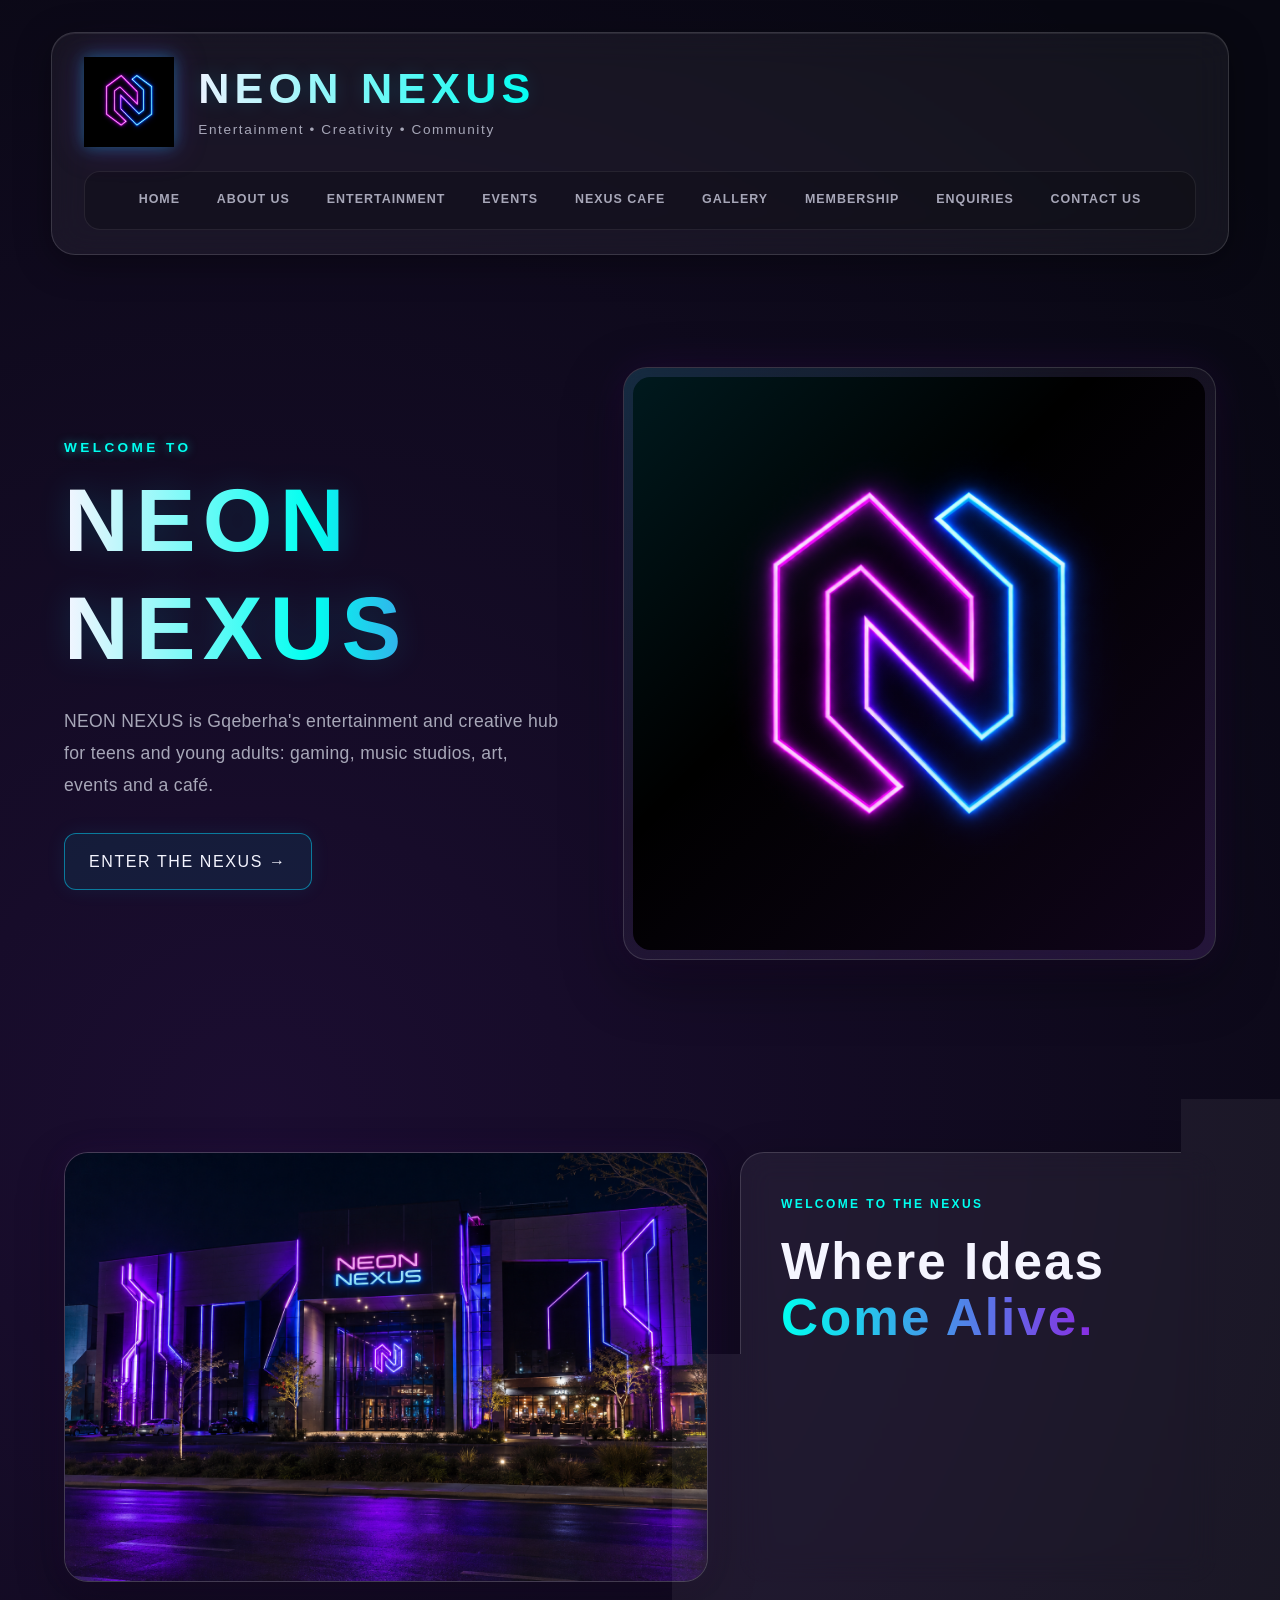
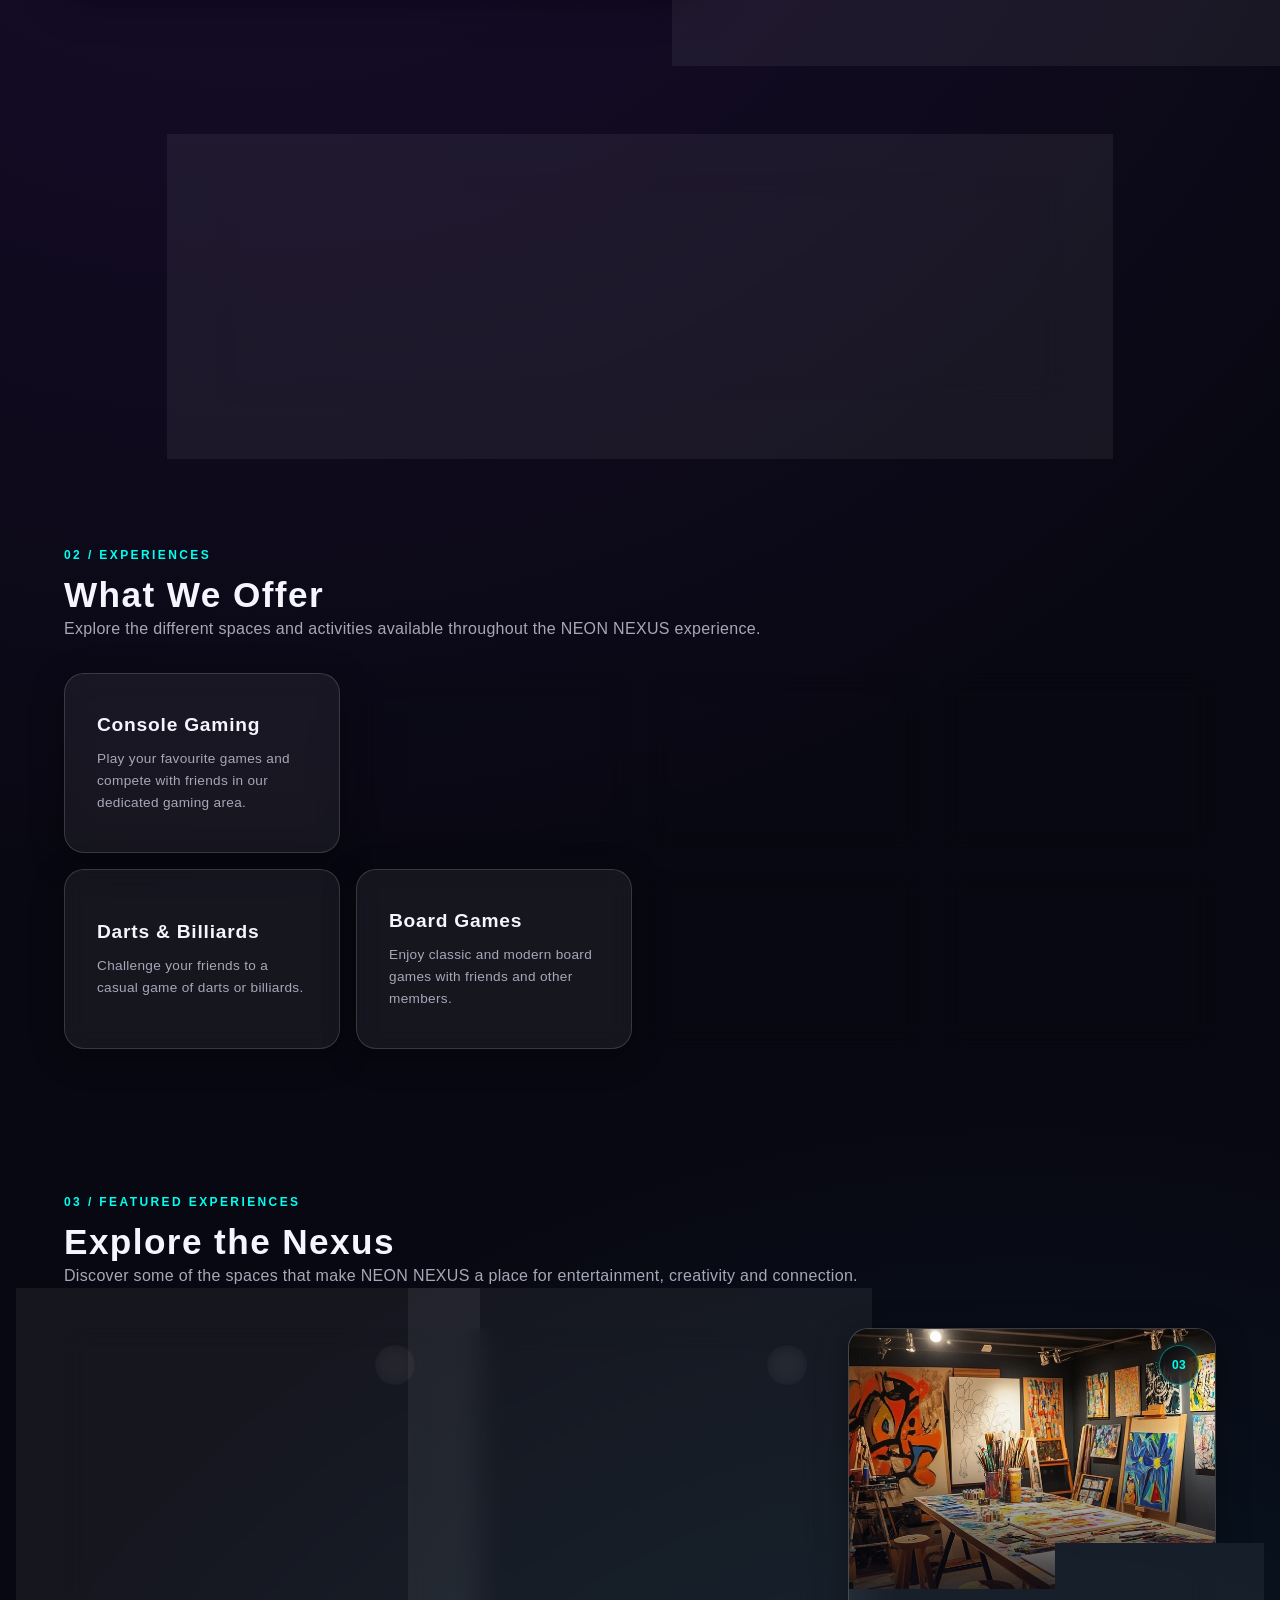
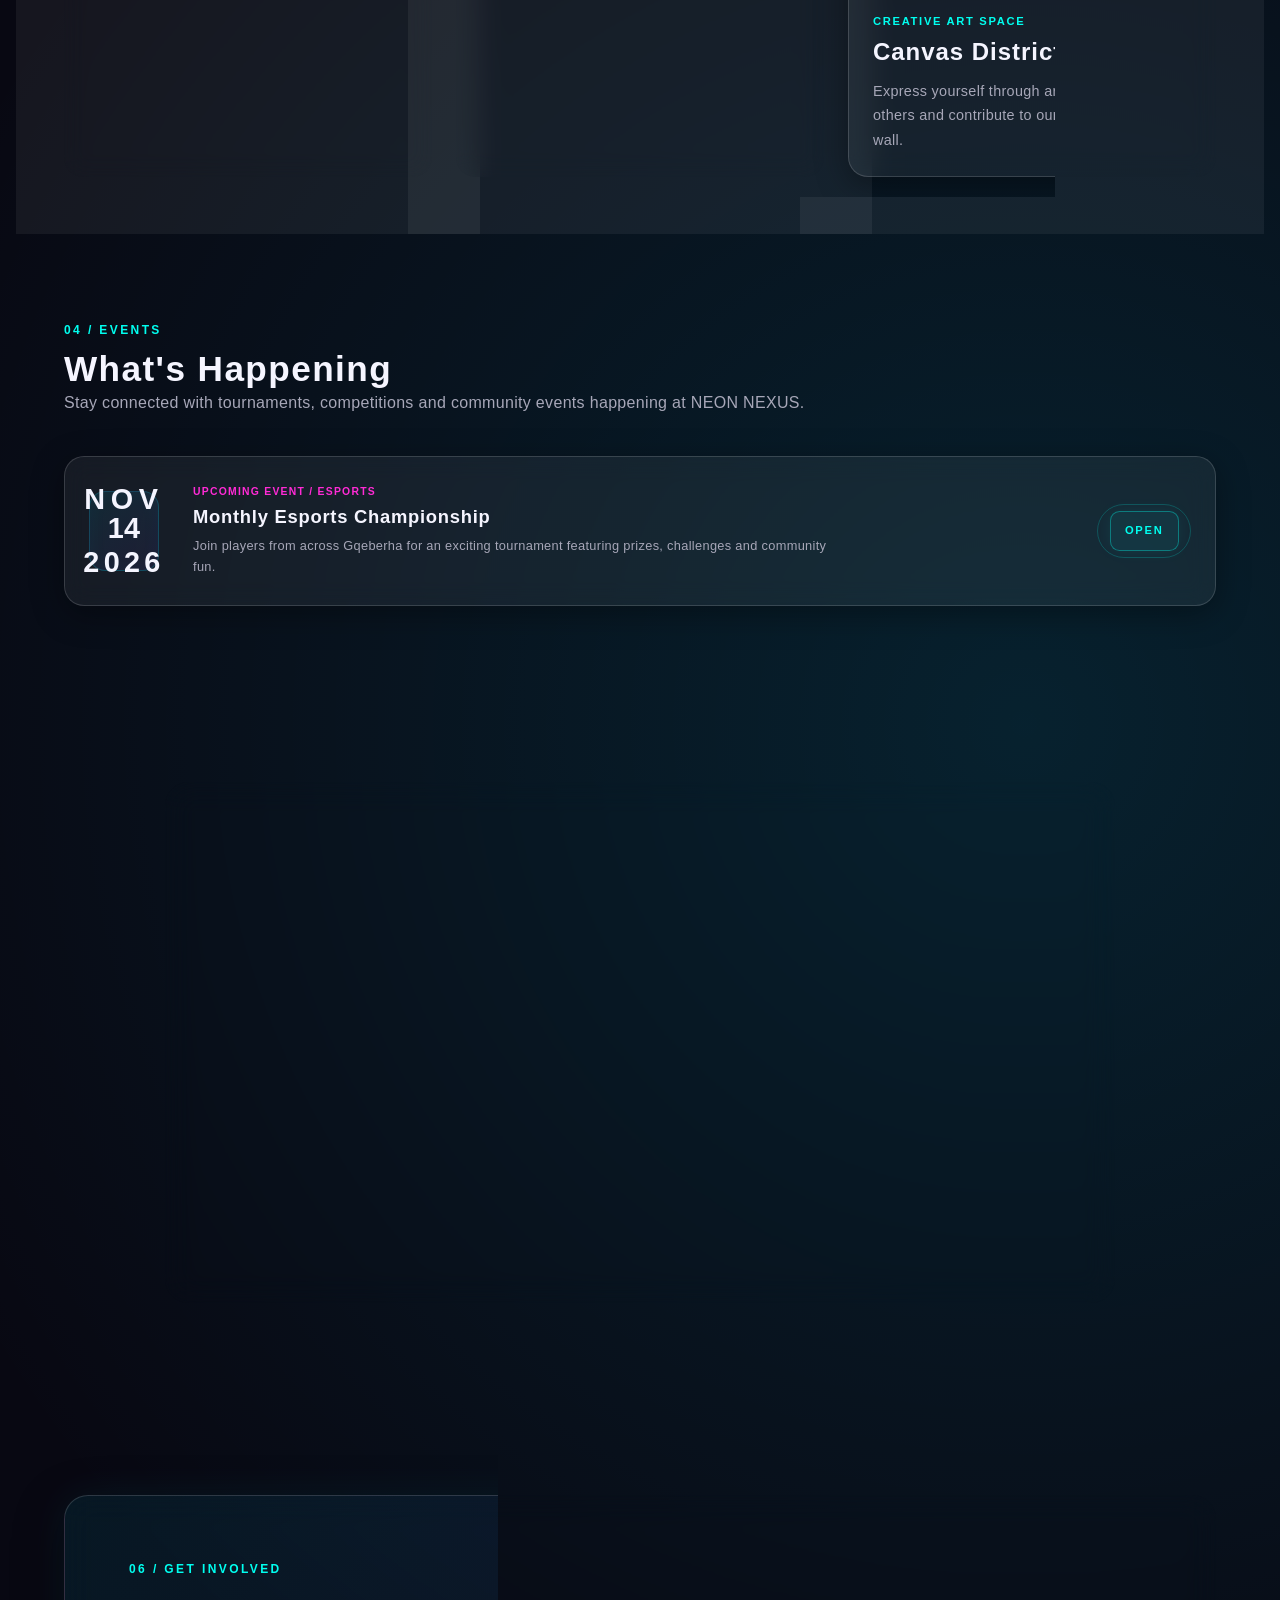
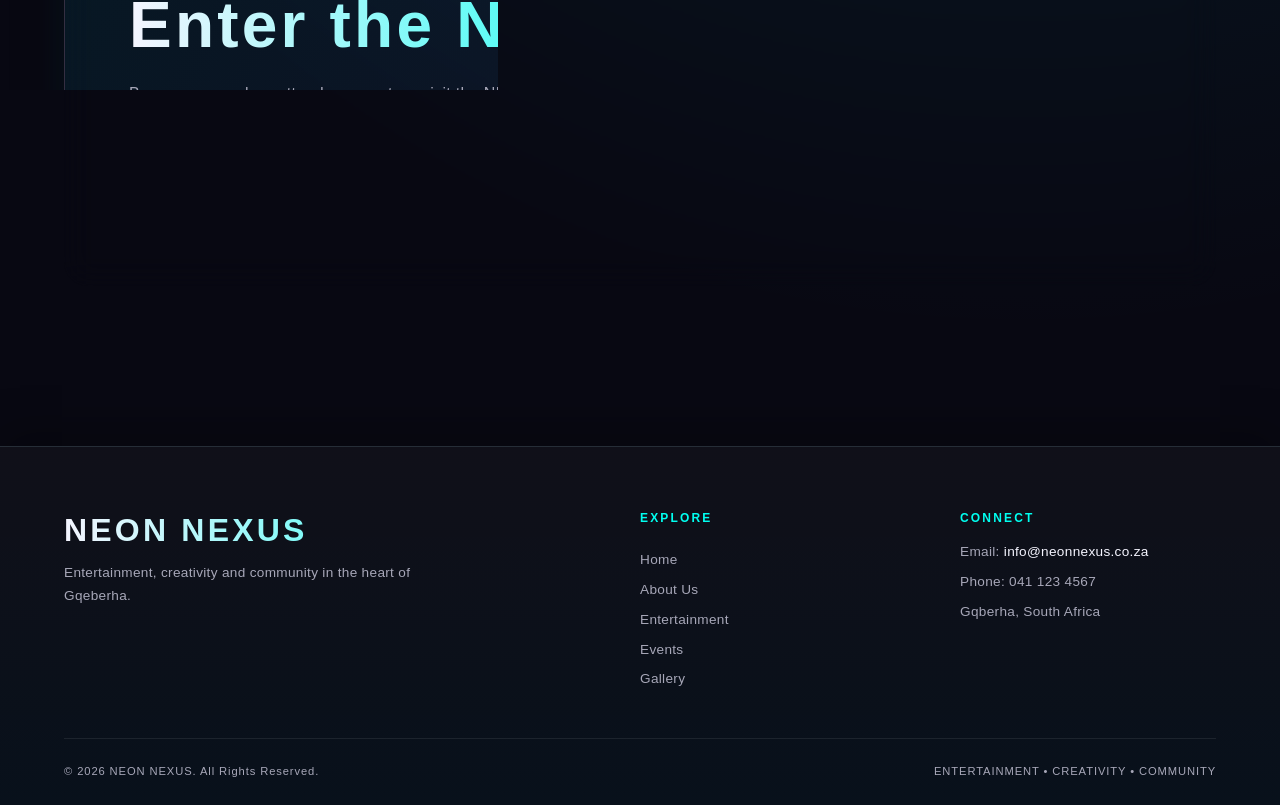
<file: index.html>
<!DOCTYPE html>
<html lang="en">

<head>
    <meta charset="UTF-8">
    <meta name="viewport" content="width=device-width, initial-scale=1.0">

    <title>NEON NEXUS | Gaming, Music & Art Hub in Gqeberha</title>
    <meta name="description" content="NEON NEXUS is Gqeberha's entertainment and creative hub for teens and young adults: gaming, music studios, art, events and a café.">
    <meta name="keywords" content="NEON NEXUS, Gqeberha entertainment, youth hub, gaming lounge, music studio, art space, teen events, Port Elizabeth">

    <meta property="og:title" content="NEON NEXUS | Gaming, Music & Art Hub in Gqeberha">
    <meta property="og:description" content="Gaming, music studios, art, events and a café for teens and young adults in Gqeberha.">
    <meta property="og:type" content="website">
    <meta property="og:url" content="https://hay-67.github.io/Website/index.html">

    <link rel="stylesheet" href="Assets/css/styles.css">
</head>

<body>
    <!--Website Header-->
    <header class="site-header">
        <!--Company Logo and Name-->
        <div class="logo-area">

            <img src="Assets/Images/neon-nexus-logo.png" 
            alt="NEON NEXUS entertainment and creative hub logo" 
            width="150">

            <div class="brand-text">
                <h1>NEON NEXUS</h1>
                <p>Entertainment • Creativity • Community</p>
            </div>

        </div>

        <!--Nav Menu-->
        <nav class="main-navigation">
        <a href="index.html" >HOME</a> 
        <a href="Pages/about-us.html" >ABOUT US</a> 
        <a href="Pages/entertainment.html" >ENTERTAINMENT</a> 
        <a href="Pages/events.html" >EVENTS</a> 
        <a href="Pages/NEXUSCafe.html" >NEXUS CAFE</a> 
        <a href="Pages/gallery.html" >GALLERY</a> 
        <a href="Pages/membership.html" >MEMBERSHIP</a> 
        <a href="Pages/enquiry.html" > ENQUIRIES</a>
        <a href="Pages/contact.html" >CONTACT US</a> 
        
        </nav>

    </header>

   
<!-- Hero Section -->
<main>

    <section class="hero-section">

        <!-- Hero Text -->
        <div class="hero-content">

            <p class="hero-label">WELCOME TO</p>

            <h2>NEON NEXUS</h2>

            <p class="hero-description">
                NEON NEXUS is Gqeberha's entertainment and creative hub for teens and young adults: 
                gaming, music studios, art, events and a café.
            </p>

            <a href="Pages/about-us.html" class="hero-button">
                ENTER THE NEXUS →
            </a>

        </div>

        <!-- Hero Image -->
        <div class="hero-image">

            <img src="Assets/Images/neon-nexus-logo.png"
                 alt="Neon nexus Logo">

        </div>

    </section>


    <!--Main Section-->
    
    <section class="intro-section">

    <div class="intro-image">

        <img src="Assets/Images/neon-nexus-building.png"
             alt="Exterior of the NEON NEXUS entertainment hub">

    </div>


    <div class="intro-content">

        <p class="section-label">WELCOME TO THE NEXUS</p>

        <h2>Where Ideas<br><span>Come Alive.</span></h2>

        <p>
            Welcome to Gqeberha's ultimate entertainment and creative hub.
            NEON NEXUS brings together gaming, music, art, food, and
            community all in one exciting space for teens and young adults.
        </p>

        <div class="intro-line"></div>

        <p class="intro-tagline">
            PLAY • CREATE • CONNECT
        </p>

    </div>

</section>
    

       <!-- Who We Are -->
<section class="about-section">

    <div class="glass-panel about-content">

        <p class="section-label">01 / ABOUT</p>

        <h2>Who We Are</h2>

        <p>
            NEON NEXUS was founded in 2026 and created to provide teenagers
            and young adults with a safe and welcoming environment where
            they can socialise, express themselves, and connect with others
            who share similar interests.
        </p>

    </div>

</section>


<!-- What We Offer -->
<section class="offers-section">

    <div class="section-heading">

        <p class="section-label">02 / EXPERIENCES</p>

        <h2>What We Offer</h2>

        <p>
            Explore the different spaces and activities available
            throughout the NEON NEXUS experience.
        </p>

    </div>


    <div class="offers-grid">

        <div class="glass-panel offer-card">

            <h3>Console Gaming</h3>

            <p>
                Play your favourite games and compete with friends
                in our dedicated gaming area.
            </p>

        </div>


        <div class="glass-panel offer-card">

            <h3>Music Studio</h3>

            <p>
                Practice, create and record music in our
                fully equipped studio spaces.
            </p>

        </div>


        <div class="glass-panel offer-card">

            <h3>Creative Art</h3>

            <p>
                Express yourself through drawing, painting,
                graffiti and collaborative artwork.
            </p>

        </div>


        <div class="glass-panel offer-card">

            <h3>Study Lounge</h3>

            <p>
                Take a break, study or relax in a comfortable
                shared environment.
            </p>

        </div>


        <div class="glass-panel offer-card">

            <h3>Darts & Billiards</h3>

            <p>
                Challenge your friends to a casual game
                of darts or billiards.
            </p>

        </div>


        <div class="glass-panel offer-card">

            <h3>Board Games</h3>

            <p>
                Enjoy classic and modern board games
                with friends and other members.
            </p>

        </div>


        <div class="glass-panel offer-card">

            <h3>Live Events</h3>

            <p>
                Attend tournaments, competitions and
                community events throughout the year.
            </p>

        </div>


        <div class="glass-panel offer-card">

            <h3>NEXUS Cafe</h3>

            <p>
                Grab something to eat or drink while
                relaxing and socialising with others.
            </p>

        </div>

    </div>

</section>

<!-- Featured Experiences -->
<section class="experiences-section">

    <div class="section-heading experiences-heading">

        <p class="section-label">03 / FEATURED EXPERIENCES</p>

        <h2>Explore the Nexus</h2>

        <p>
            Discover some of the spaces that make NEON NEXUS
            a place for entertainment, creativity and connection.
        </p>

    </div>


    <div class="experiences-grid">

        <!-- The Grid -->
        <article class="experience-card">

            <div class="experience-image">

                <img src="Assets/Images/neon-nexus-gaming-grid.jpg"
                     alt="The Grid gaming area">

                <span class="experience-number">01</span>

            </div>

            <div class="experience-content">

                <p class="experience-type">GAMING ZONE</p>

                <h3>The Grid</h3>

                <p>
                    Challenge your friends, compete in tournaments,
                    and enjoy exciting multiplayer gaming experiences.
                </p>

            </div>

        </article>


        <!-- Music HQ -->
        <article class="experience-card">

            <div class="experience-image">

                <img src="Assets/Images/neon-nexus-music-studio.jpg"
                     alt="Music HQ recording studio">

                <span class="experience-number">02</span>

            </div>

            <div class="experience-content">

                <p class="experience-type">MUSIC STUDIO</p>

                <h3>Music HQ</h3>

                <p>
                    Create, practice and record music in our
                    fully equipped studio spaces.
                </p>

            </div>

        </article>


        <!-- Canvas District -->
        <article class="experience-card">

            <div class="experience-image">

                <img src="Assets/Images/neon-nexus-art-district.webp"
                     alt="Canvas District art space">

                <span class="experience-number">03</span>

            </div>

            <div class="experience-content">

                <p class="experience-type">CREATIVE ART SPACE</p>

                <h3>Canvas District</h3>

                <p>
                    Express yourself through art, collaborate
                    with others and contribute to our community
                    graffiti wall.
                </p>

            </div>

        </article>

    </div>

</section>

<!-- Upcoming Events -->
<section class="events-section">

    <div class="section-heading events-heading">

        <p class="section-label">04 / EVENTS</p>

        <h2>What's Happening</h2>

        <p>
            Stay connected with tournaments, competitions and
            community events happening at NEON NEXUS.
        </p>

    </div>


    <div class="event-card">

        <!-- Event Date -->
        <div class="event-date">

            <span class="event-month">NOV</span>

            <span class="event-day">14</span>

            <span class="event-year">2026</span>

        </div>


        <!-- Event Information -->
        <div class="event-info">

            <p class="event-type">UPCOMING EVENT / ESPORTS</p>

            <h3>Monthly Esports Championship</h3>

            <p>
                Join players from across Gqeberha for an exciting
                tournament featuring prizes, challenges and
                community fun.
            </p>

        </div>


        <!-- Event Status -->
        <div class="event-status">

            <span>OPEN</span>

        </div>

    </div>

</section>



<!-- Mission Statement -->
<section class="mission-section">

    <div class="mission-panel">

        <p class="section-label">05 / MISSION</p>

        <h2>
            A Place To
            <span>Be Yourself.</span>
        </h2>

        <p class="mission-text">
            Our goal is to become a place that all young people can
            recognise as a safe space to be themselves to their fullest
            extent, as well as experience genuine community.
        </p>

        <div class="mission-line"></div>

        <p class="mission-tagline">
            ENTERTAINMENT • CREATIVITY • COMMUNITY
        </p>

    </div>

</section>



<!-- Get Involved -->
    <section class="involvement-section">

        <div class="involvement-panel">

            <div class="involvement-content">

                <p class="section-label">06 / GET INVOLVED</p>

                    <h2>Enter the Nexus.</h2>

                <p>
                    Become a member, attend an event, or visit the NEXUS Cafe
                    to experience everything NEON NEXUS has to offer.
                </p>

                <div class="involvement-buttons">

                    <a href="Pages/membership.html" class="nexus-button primary-button">
                        Become a Member
                    </a>

                    <a href="Pages/events.html" class="nexus-button secondary-button">
                        View Events
                    </a>

                </div>

            </div>

            <div class="involvement-decoration">

                <span class="decoration-circle"></span>

                <span class="decoration-circle"></span>

                <span class="decoration-circle"></span>

            </div>

        </div>

    </section>
    
</main>

<!-- Footer -->
<footer class="site-footer">

    <div class="footer-main">

        <!-- Brand -->
        <div class="footer-brand">

            <h2>NEON NEXUS</h2>

            <p>
                Entertainment, creativity and community
                in the heart of Gqeberha.
            </p>

        </div>


        <!-- Quick Links -->
        <div class="footer-links">

            <h3>EXPLORE</h3>

            <a href="index.html">Home</a>

            <a href="Pages/about-us.html">About Us</a>

            <a href="Pages/entertainment.html">Entertainment</a>

            <a href="Pages/events.html">Events</a>

            <a href="Pages/gallery.html">Gallery</a>

        </div>


        <!-- Contact -->
        <div class="footer-contact">

            <h3>CONNECT</h3>

            <p>Email: <a href="mailto:info@neonnexus.co.za">info@neonnexus.co.za</a></p>

            <p>Phone: 041 123 4567</p>

            <p>Gqberha, South Africa</p>

        </div>

    </div>


    <!-- Footer Bottom -->
    <div class="footer-bottom">

        <p>
            &copy; 2026 NEON NEXUS. All Rights Reserved.
        </p>

        <p>
            ENTERTAINMENT • CREATIVITY • COMMUNITY
        </p>

    </div>

</footer>

</body>
</html>
</file>
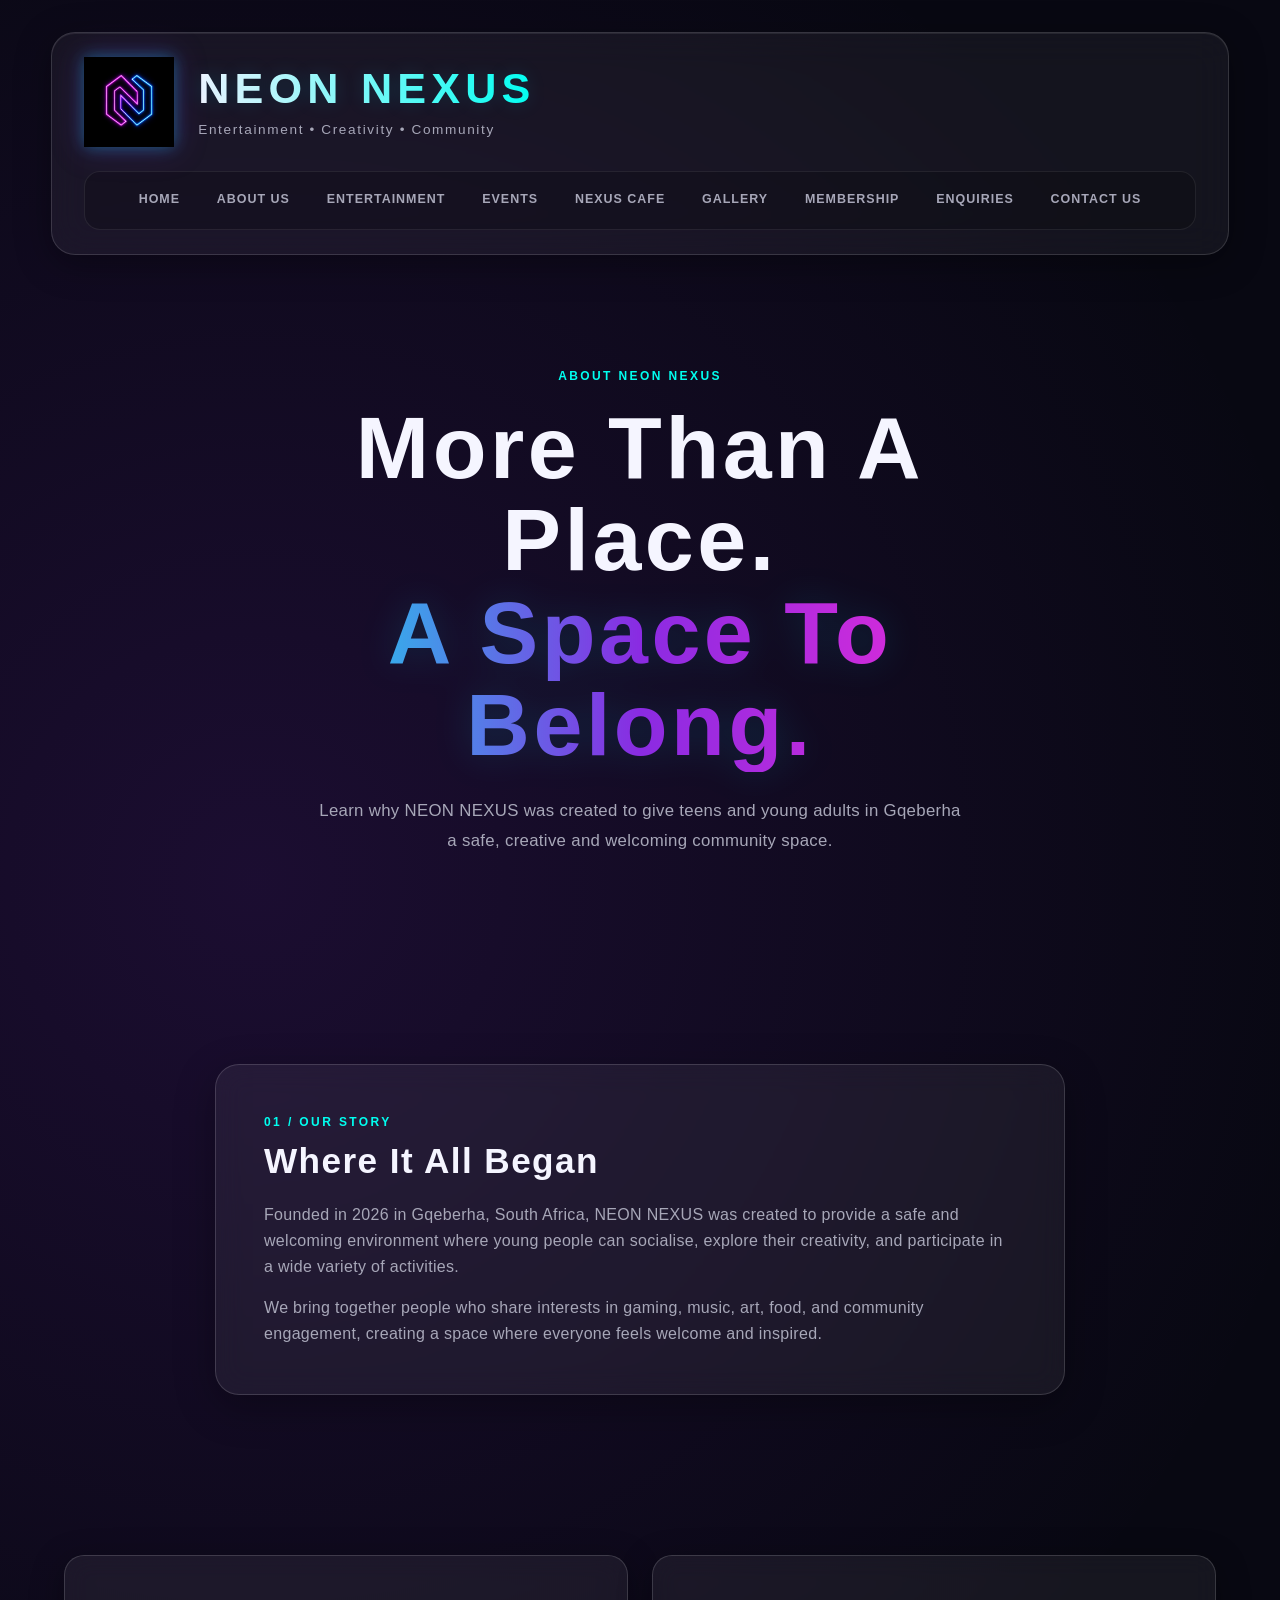
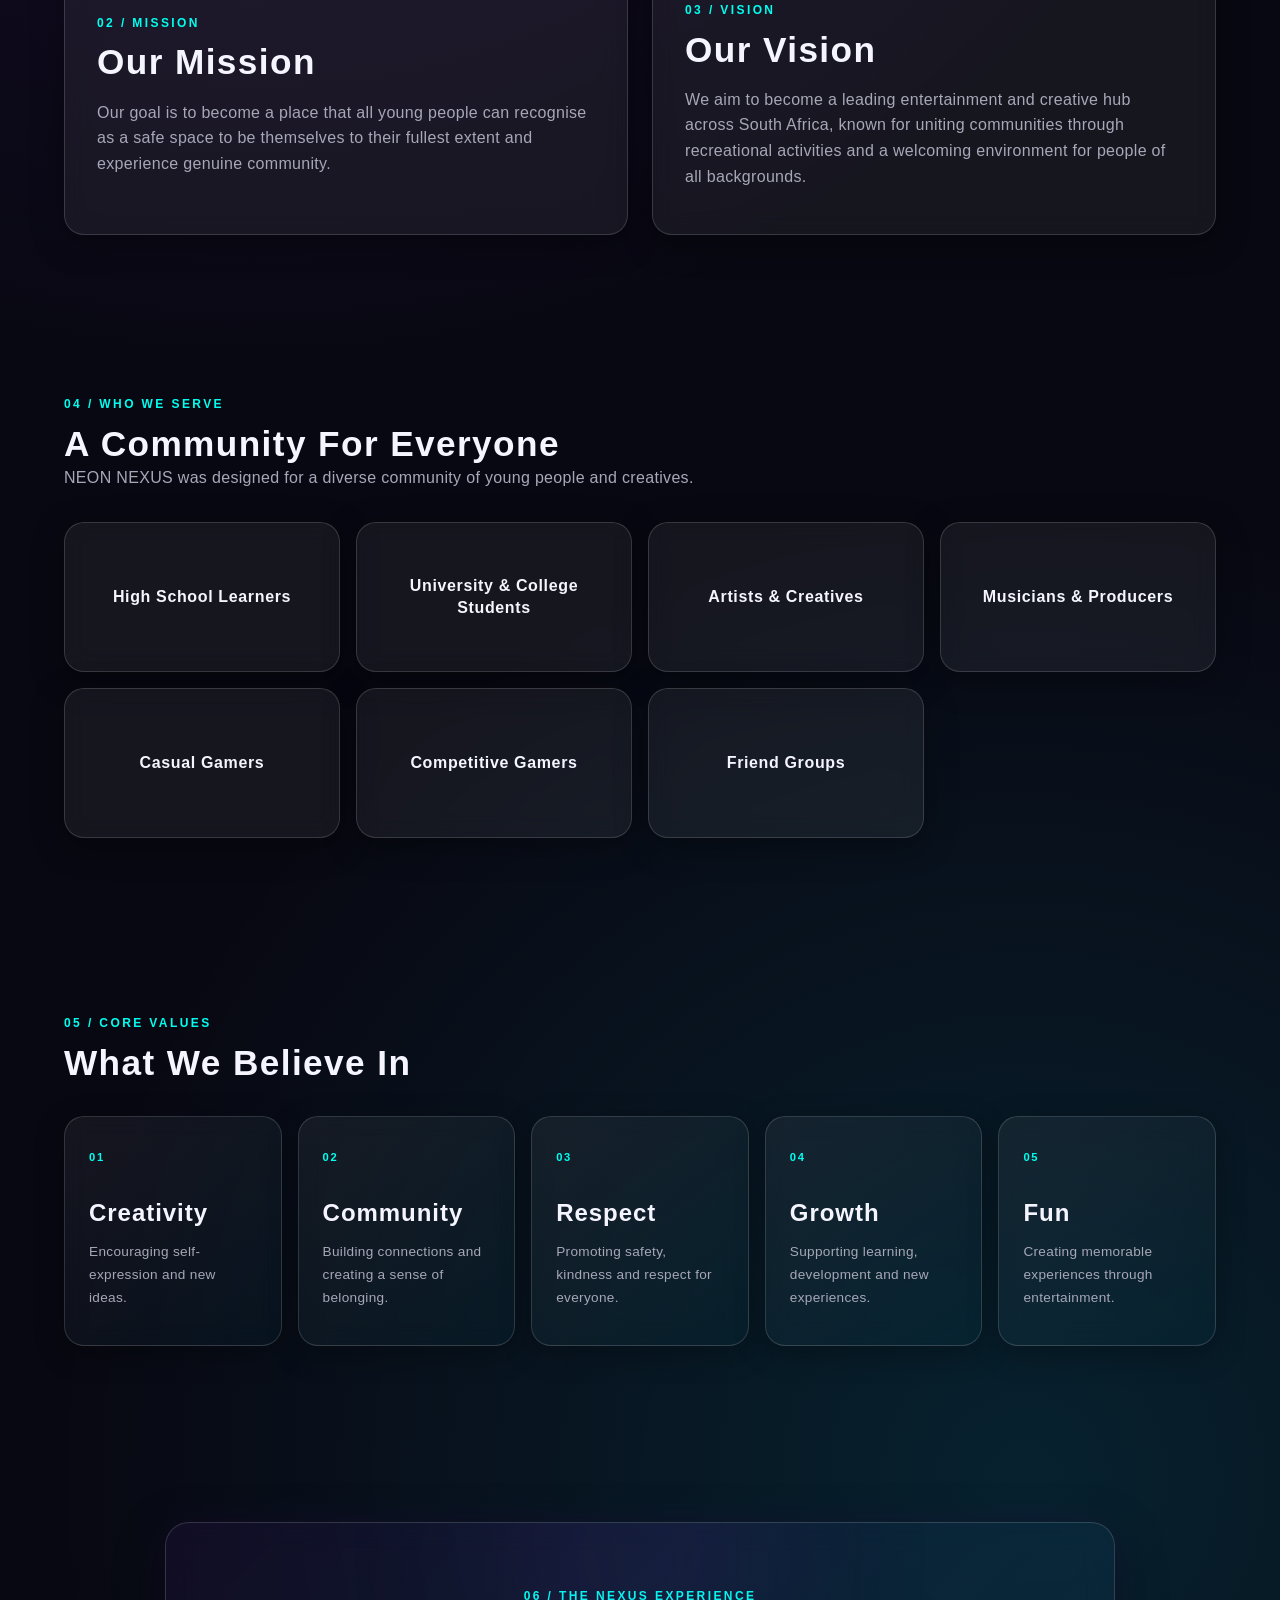
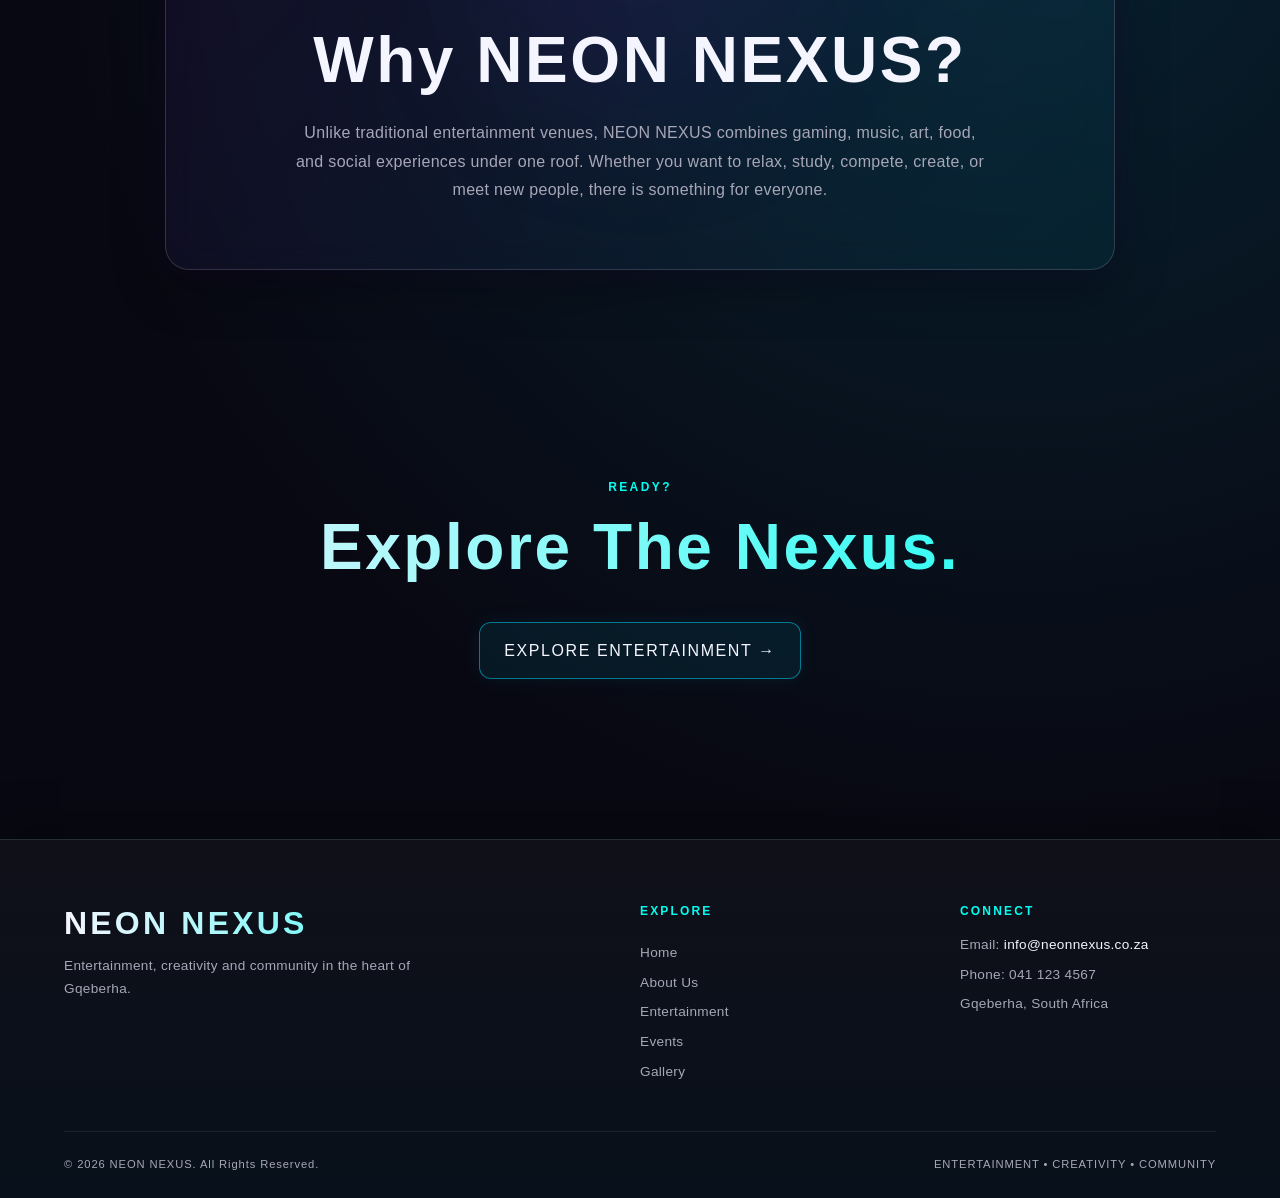
<file: Pages/about-us.html>
<!DOCTYPE html>
<html lang="en">
<head>
    <meta charset="UTF-8">
    <meta name="viewport" content="width=device-width, initial-scale=1.0">

    <title>About NEON NEXUS | Our Story, Mission & Values</title>
    <meta name="description" content="Learn why NEON NEXUS was created to give teens and young adults in Gqeberha a safe, creative and welcoming community space.">
    <meta name="keywords" content="about NEON NEXUS, youth community, safe space, mission and vision, core values, Gqeberha">

    <meta property="og:title" content="About NEON NEXUS | Our Story, Mission & Values">
    <meta property="og:description" content="A safe, creative and welcoming community space for teens and young adults in Gqeberha.">
    <meta property="og:type" content="website">
    <meta property="og:url" content="https://hay-67.github.io/Website/Pages/about-us.html">

    <link rel="stylesheet" href="../Assets/css/styles.css">
</head>

<body>

    <!-- Website Header -->
    <header class="site-header">

        <!-- Company Logo and Name -->
        <div class="logo-area">

            <img src="../Assets/Images/neon-nexus-logo.png"
                 alt="NEON NEXUS entertainment and creative hub logo"
                 width="150">

            <div class="brand-text">

                <h1>NEON NEXUS</h1>

                <p>Entertainment • Creativity • Community</p>

            </div>

        </div>


        <!-- Navigation -->
        <nav class="main-navigation">

            <a href="../index.html">HOME</a>

            <a href="about-us.html">ABOUT US</a>

            <a href="entertainment.html">ENTERTAINMENT</a>

            <a href="events.html">EVENTS</a>

            <a href="NEXUSCafe.html">NEXUS CAFE</a>

            <a href="gallery.html">GALLERY</a>

            <a href="membership.html">MEMBERSHIP</a>

            <a href="enquiry.html" > ENQUIRIES</a>

            <a href="contact.html">CONTACT US</a>

        </nav>

    </header>


    <!-- Main Content -->
    <main>


        <!-- About Hero -->
        <section class="page-hero">

            <div class="page-hero-content">

                <p class="section-label">ABOUT NEON NEXUS</p>

                <h2>
                    More Than A Place.
                    <span>A Space To Belong.</span>
                </h2>

                <p>
                    Learn why NEON NEXUS was created to give teens and young adults in Gqeberha a safe, 
                    creative and welcoming community space.
                </p>

            </div>

        </section>


        <!-- Our Story -->
        <section class="about-story-section">

            <div class="story-content">

                <p class="section-label">01 / OUR STORY</p>

                <h2>Where It All Began</h2>

                <p>
                    Founded in 2026 in Gqeberha, South Africa, NEON NEXUS was
                    created to provide a safe and welcoming environment where
                    young people can socialise, explore their creativity, and
                    participate in a wide variety of activities.
                </p>

                <p>
                    We bring together people who share interests in gaming,
                    music, art, food, and community engagement, creating a space
                    where everyone feels welcome and inspired.
                </p>

            </div>

        </section>


        <!-- Mission and Vision -->
        <section class="about-values-section">

            <div class="about-info-card glass-panel">

                <p class="section-label">02 / MISSION</p>

                <h2>Our Mission</h2>

                <p>
                    Our goal is to become a place that all young people can
                    recognise as a safe space to be themselves to their fullest
                    extent and experience genuine community.
                </p>

            </div>


            <div class="about-info-card glass-panel">

                <p class="section-label">03 / VISION</p>

                <h2>Our Vision</h2>

                <p>
                    We aim to become a leading entertainment and creative hub
                    across South Africa, known for uniting communities through
                    recreational activities and a welcoming environment for
                    people of all backgrounds.
                </p>

            </div>

        </section>


        <!-- Who We Serve -->
        <section class="serve-section">

            <div class="section-heading">

                <p class="section-label">04 / WHO WE SERVE</p>

                <h2>A Community For Everyone</h2>

                <p>
                    NEON NEXUS was designed for a diverse community of young
                    people and creatives.
                </p>

            </div>


            <div class="serve-grid">

                <div class="glass-panel serve-card">
                    <h3>High School Learners</h3>
                </div>

                <div class="glass-panel serve-card">
                    <h3>University & College Students</h3>
                </div>

                <div class="glass-panel serve-card">
                    <h3>Artists & Creatives</h3>
                </div>

                <div class="glass-panel serve-card">
                    <h3>Musicians & Producers</h3>
                </div>

                <div class="glass-panel serve-card">
                    <h3>Casual Gamers</h3>
                </div>

                <div class="glass-panel serve-card">
                    <h3>Competitive Gamers</h3>
                </div>

                <div class="glass-panel serve-card">
                    <h3>Friend Groups</h3>
                </div>

            </div>

        </section>


        <!-- Core Values -->
        <section class="values-section">

            <div class="section-heading">

                <p class="section-label">05 / CORE VALUES</p>

                <h2>What We Believe In</h2>

            </div>


            <div class="values-grid">

                <div class="value-card">

                    <span class="value-number">01</span>

                    <h3>Creativity</h3>

                    <p>
                        Encouraging self-expression and new ideas.
                    </p>

                </div>


                <div class="value-card">

                    <span class="value-number">02</span>

                    <h3>Community</h3>

                    <p>
                        Building connections and creating a sense of belonging.
                    </p>

                </div>


                <div class="value-card">

                    <span class="value-number">03</span>

                    <h3>Respect</h3>

                    <p>
                        Promoting safety, kindness and respect for everyone.
                    </p>

                </div>


                <div class="value-card">

                    <span class="value-number">04</span>

                    <h3>Growth</h3>

                    <p>
                        Supporting learning, development and new experiences.
                    </p>

                </div>


                <div class="value-card">

                    <span class="value-number">05</span>

                    <h3>Fun</h3>

                    <p>
                        Creating memorable experiences through entertainment.
                    </p>

                </div>

            </div>

        </section>


        <!-- Why Choose Us -->
        <section class="why-section">

            <div class="why-panel">

                <p class="section-label">06 / THE NEXUS EXPERIENCE</p>

                <h2>Why NEON NEXUS?</h2>

                <p>
                    Unlike traditional entertainment venues, NEON NEXUS combines
                    gaming, music, art, food, and social experiences under one
                    roof. Whether you want to relax, study, compete, create, or
                    meet new people, there is something for everyone.
                </p>

            </div>

        </section>


        <!-- Call To Action -->
        <section class="page-cta">

            <p class="section-label">READY?</p>

            <h2>Explore The Nexus.</h2>

            <a href="entertainment.html" class="hero-button">
                EXPLORE ENTERTAINMENT →
            </a>

        </section>

    </main>


    <!-- Footer -->
    <footer class="site-footer">

        <div class="footer-main">

            <!-- Brand -->
            <div class="footer-brand">

                <h2>NEON NEXUS</h2>

                <p>
                    Entertainment, creativity and community
                    in the heart of Gqeberha.
                </p>

            </div>


            <!-- Quick Links -->
            <div class="footer-links">

                <h3>EXPLORE</h3>

                <a href="../index.html">Home</a>

                <a href="about-us.html">About Us</a>

                <a href="entertainment.html">Entertainment</a>

                <a href="events.html">Events</a>

                <a href="gallery.html">Gallery</a>

            </div>


            <!-- Contact -->
            <div class="footer-contact">

                <h3>CONNECT</h3>

                <p>Email: <a href="mailto:info@neonnexus.co.za">info@neonnexus.co.za</a></p>

                <p>Phone: 041 123 4567</p>

                <p>Gqeberha, South Africa</p>

            </div>

        </div>


        <!-- Footer Bottom -->
        <div class="footer-bottom">

            <p>
                &copy; 2026 NEON NEXUS. All Rights Reserved.
            </p>

            <p>
                ENTERTAINMENT • CREATIVITY • COMMUNITY
            </p>

        </div>

    </footer>

</body>
</html>
</file>
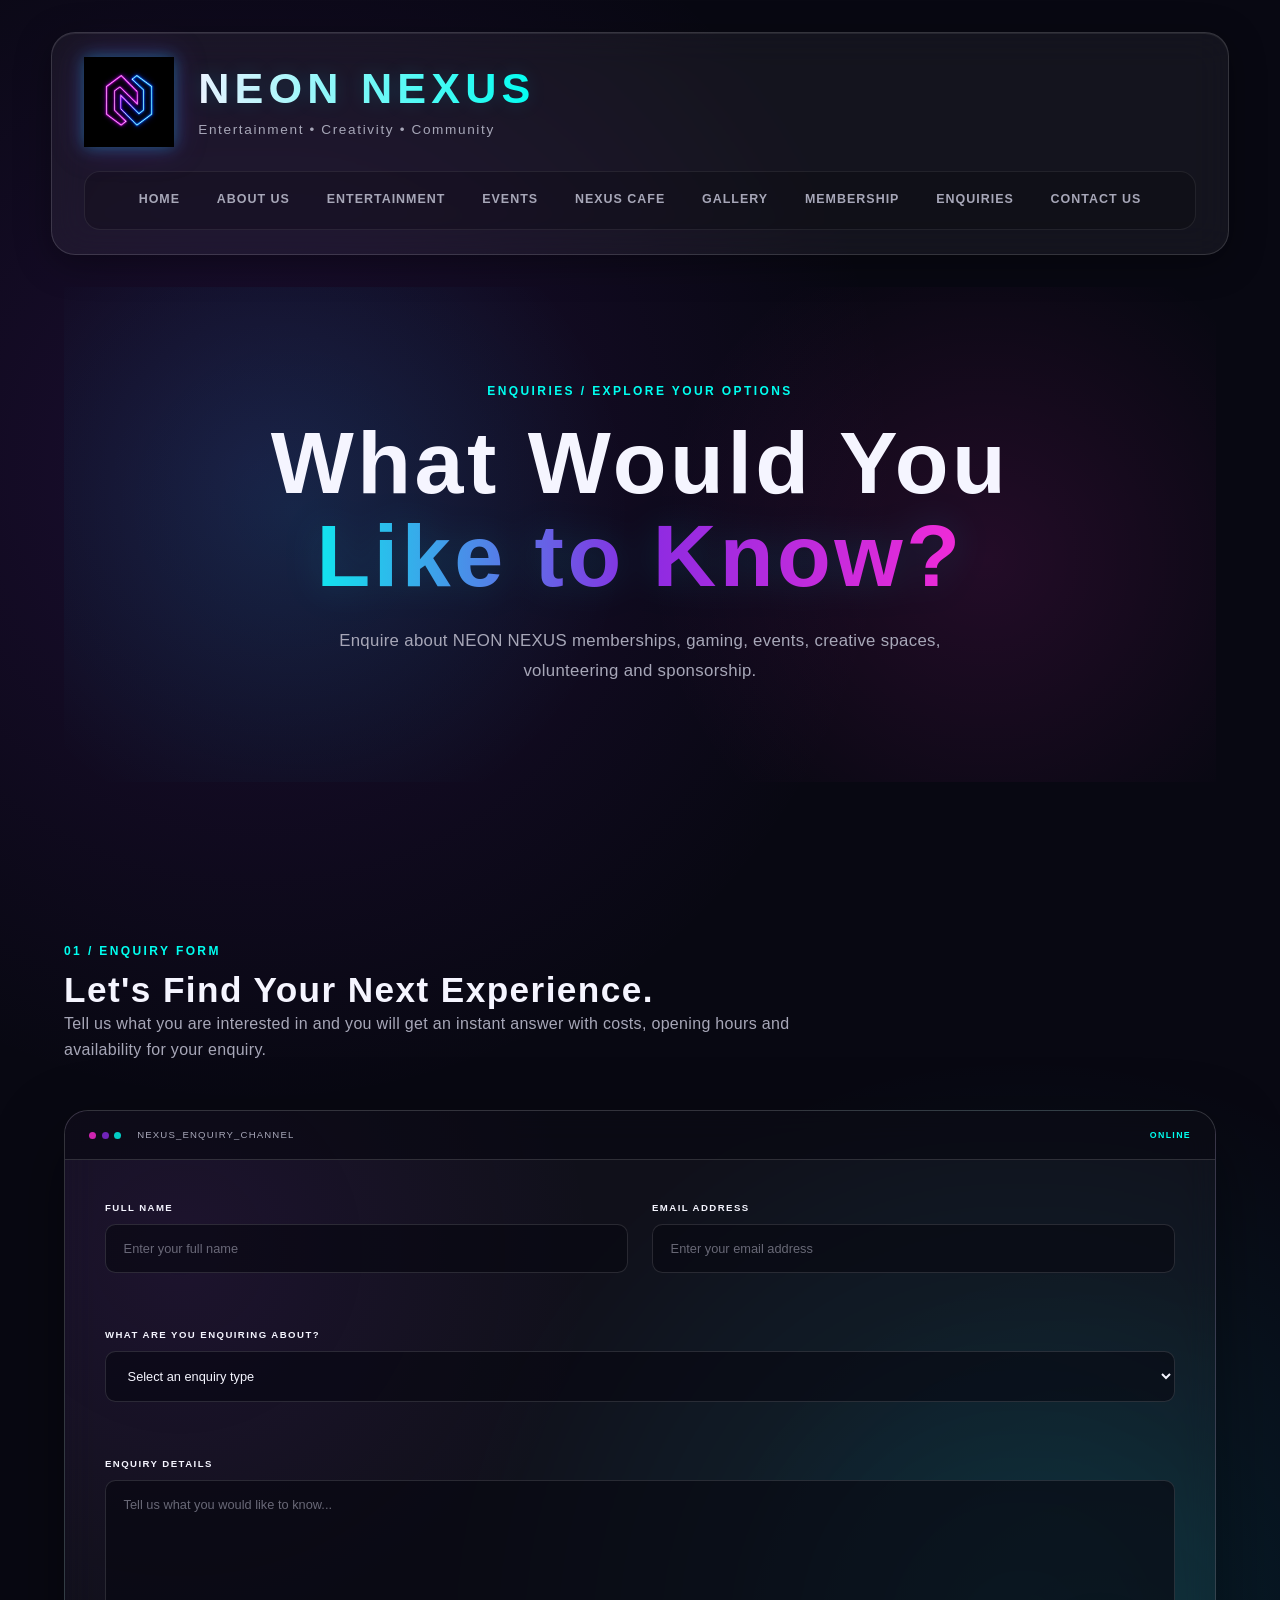
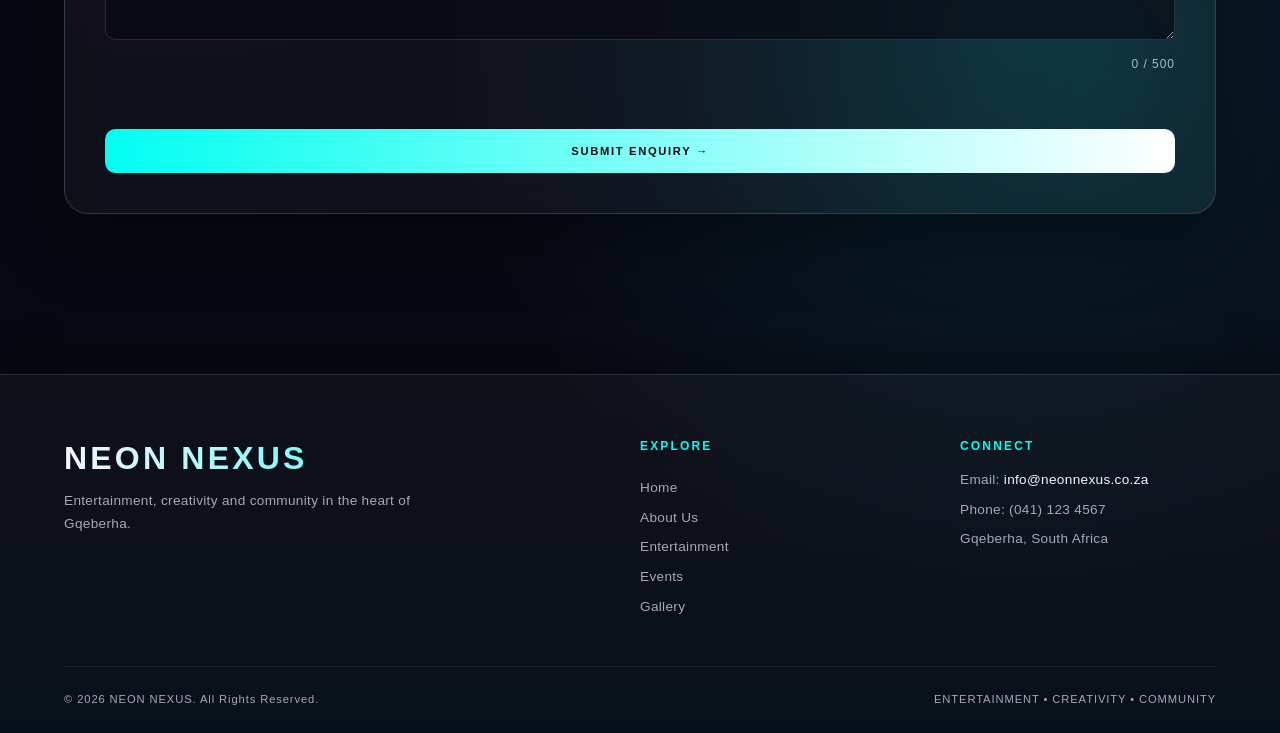
<file: Pages/enquiry.html>
<!DOCTYPE html>
<html lang="en">

<head>

    <meta charset="UTF-8">
    <meta name="viewport" content="width=device-width, initial-scale=1.0">

    <title>Enquiries | NEON NEXUS Gqeberha - Prices & Bookings</title>
    <meta name="description" content="Enquire about NEON NEXUS memberships, gaming, events, creative spaces, volunteering and sponsorship in Gqeberha.">
    <meta name="keywords" content="NEON NEXUS enquiry, membership prices, event bookings, volunteer, sponsorship, Gqeberha">

    <meta property="og:title" content="Enquiries | Prices, Bookings & Volunteering">
    <meta property="og:description" content="Get an instant answer on NEON NEXUS membership prices, opening hours, events, volunteering and sponsorship.">
    <meta property="og:type" content="website">
    <meta property="og:url" content="https://hay-67.github.io/Website/Pages/enquiry.html">

    <link rel="stylesheet" href="../Assets/css/styles.css">

    <!-- Enquiry page extras-->
    <style>

        :root {
            --nn-accent: #00f0ff;   
            --nn-alert: #ff4d6d;
        }

        [hidden] {
            display: none !important;
        }

        .form-group .field-error {
            display: block;
            min-height: 1.2em;
            margin-top: 6px;
            font-size: 0.8rem;
            letter-spacing: 0.04em;
            color: var(--nn-alert);
        }

        .contact-form [aria-invalid="true"] {
            border-color: var(--nn-alert) !important;
            box-shadow: 0 0 0 1px var(--nn-alert);
        }

        .char-counter {
            display: block;
            margin-top: 6px;
            font-size: 0.75rem;
            letter-spacing: 0.08em;
            text-align: right;
            opacity: 0.7;
        }

        .form-hint {
            display: block;
            margin-top: 6px;
            font-size: 0.78rem;
            letter-spacing: 0.04em;
            opacity: 0.7;
        }

        /* Response card */
        .enquiry-result {
            margin-top: 24px;
            padding: 32px;
            border: 1px solid var(--nn-accent);
            border-radius: 12px;
            box-shadow: 0 0 24px rgba(0, 240, 255, 0.18);
        }

        .enquiry-result .result-ref {
            margin: 0 0 8px;
            font-size: 0.8rem;
            letter-spacing: 0.18em;
            color: var(--nn-accent);
        }

        .enquiry-result h3 {
            margin: 0 0 12px;
        }

        .result-details {
            display: grid;
            grid-template-columns: max-content 1fr;
            gap: 10px 24px;
            margin: 24px 0;
            padding: 20px 0;
            border-top: 1px solid rgba(255, 255, 255, 0.15);
            border-bottom: 1px solid rgba(255, 255, 255, 0.15);
        }

        .result-details dt {
            font-size: 0.75rem;
            letter-spacing: 0.14em;
            opacity: 0.7;
        }

        .result-details dd {
            margin: 0;
        }

        .result-list-title {
            margin: 0 0 8px;
            font-size: 0.75rem;
            letter-spacing: 0.14em;
            color: var(--nn-accent);
        }

        .result-list {
            margin: 0 0 24px;
            padding-left: 20px;
        }

        .result-list li {
            margin-bottom: 6px;
        }

        .result-note {
            font-size: 0.85rem;
            opacity: 0.75;
        }

        .result-actions {
            display: flex;
            flex-wrap: wrap;
            gap: 14px;
            margin-top: 24px;
        }

        .result-actions button {
            cursor: pointer;
            font: inherit;
        }

        @media (max-width: 600px) {
            .enquiry-result {
                padding: 22px;
            }

            .result-details {
                grid-template-columns: 1fr;
                gap: 4px;
            }

            .result-details dd {
                margin-bottom: 10px;
            }
        }

    </style>

</head>


<body>


<header class="site-header">

    <div class="logo-area">

        <img src="../Assets/Images/neon-nexus-logo.png"
            alt="NEON NEXUS entertainment and creative hub logo"
            width="150">

        <div class="brand-text">

            <h1>NEON NEXUS</h1>

            <p>Entertainment • Creativity • Community</p>

        </div>

    </div>


    <nav class="main-navigation">

        <a href="../index.html">HOME</a>
        <a href="about-us.html">ABOUT US</a>
        <a href="entertainment.html">ENTERTAINMENT</a>
        <a href="events.html">EVENTS</a>
        <a href="NEXUSCafe.html">NEXUS CAFE</a>
        <a href="gallery.html">GALLERY</a>
        <a href="membership.html">MEMBERSHIP</a>
        <a href="enquiry.html">ENQUIRIES</a>
        <a href="contact.html">CONTACT US</a>

    </nav>

</header>



<main>

    <!-- Enquiry Hero -->
    <section class="page-hero contact-hero">
        <div class="page-hero-content">

            <p class="section-label">
                ENQUIRIES / EXPLORE YOUR OPTIONS
            </p>

            <h2>
                What Would You <span>Like to Know?</span>
            </h2>

            <p>
                Enquire about NEON NEXUS memberships, 
                gaming, events, creative spaces, volunteering 
                and sponsorship.
            </p>

        </div>
    </section>


    <!-- Enquiry Form -->
    <section class="contact-form-section">

        <div class="section-heading">

            <p class="section-label">
                01 / ENQUIRY FORM
            </p>

            <h2>
                Let's Find Your <span>Next Experience.</span>
            </h2>

            <p>
                Tell us what you are interested in and you will get
                an instant answer with costs, opening hours and
                availability for your enquiry.
            </p>

        </div>


        <div class="contact-form-panel">

            <div class="form-terminal-header">

                <div class="terminal-dots">
                    <span></span>
                    <span></span>
                    <span></span>
                </div>

                <p>NEXUS_ENQUIRY_CHANNEL</p>

                <span class="terminal-status" id="terminalStatus">
                    ONLINE
                </span>

            </div>


            <form class="contact-form" id="enquiryForm" action="enquiry.html" method="get" novalidate>

                <div class="form-group">

                    <label for="enquiryName">FULL NAME</label>

                    <input
                        type="text"
                        id="enquiryName"
                        name="fullname"
                        placeholder="Enter your full name"
                        autocomplete="name"
                        required
                        minlength="2"
                        maxlength="60"
                        aria-describedby="enquiryNameError">

                    <span class="field-error" id="enquiryNameError" role="alert"></span>

                </div>


                <div class="form-group">

                    <label for="enquiryEmail">EMAIL ADDRESS</label>

                    <input
                        type="email"
                        id="enquiryEmail"
                        name="email"
                        placeholder="Enter your email address"
                        autocomplete="email"
                        required
                        maxlength="100"
                        aria-describedby="enquiryEmailError">

                    <span class="field-error" id="enquiryEmailError" role="alert"></span>

                </div>


                <div class="form-group form-group-full">

                    <label for="enquiryType">
                        WHAT ARE YOU ENQUIRING ABOUT?
                    </label>

                    <select
                        id="enquiryType"
                        name="enquiryType"
                        required
                        aria-describedby="enquiryTypeError">

                        <option value="">Select an enquiry type</option>
                        <option value="membership">Membership and pricing</option>
                        <option value="gaming">Gaming facilities</option>
                        <option value="events">Events and bookings</option>
                        <option value="creative">Music and creative spaces</option>
                        <option value="volunteering">Volunteering opportunities</option>
                        <option value="sponsorship">Sponsorship opportunities</option>

                    </select>

                    <span class="field-error" id="enquiryTypeError" role="alert"></span>

                </div>


                <!-- Appears after an enquiry type is chosen; options change per type -->
                <div class="form-group form-group-full" id="followUpGroup" hidden>

                    <label for="enquiryFollowUp" id="followUpLabel">
                        PLEASE CHOOSE
                    </label>

                    <select
                        id="enquiryFollowUp"
                        name="followUp"
                        aria-describedby="enquiryFollowUpError">
                    </select>

                    <span class="field-error" id="enquiryFollowUpError" role="alert"></span>

                </div>


                <div class="form-group form-group-full">

                    <label for="enquiryDetails">
                        ENQUIRY DETAILS
                    </label>

                    <textarea
                        id="enquiryDetails"
                        name="details"
                        rows="7"
                        placeholder="Tell us what you would like to know..."
                        required
                        minlength="10"
                        maxlength="500"
                        aria-describedby="enquiryDetailsError enquiryDetailsCount"></textarea>

                    <span class="char-counter" id="enquiryDetailsCount">0 / 500</span>

                    <span class="field-error" id="enquiryDetailsError" role="alert"></span>

                </div>


                <button type="submit" class="contact-submit">
                    SUBMIT ENQUIRY →
                </button>

            </form>


            <!-- Enquiry response appears here -->
            <div
                id="enquiryResponse"
                class="glass-panel enquiry-result"
                role="status"
                aria-live="polite"
                tabindex="-1"
                hidden>
            </div>

        </div>

    </section>

</main>


<!-- Enquiry Processing -->
<script>

(function () {

    "use strict";

    /* ---------- Data taken from the NEON NEXUS website ---------- */

    // Indexed by Date.getDay(): 0 = Sunday ... 6 = Saturday
    const HOURS = [
        { name: "Sunday",    open: "10:00", close: "20:00" },
        { name: "Monday",    open: "09:00", close: "22:00" },
        { name: "Tuesday",   open: "09:00", close: "22:00" },
        { name: "Wednesday", open: "09:00", close: "22:00" },
        { name: "Thursday",  open: "09:00", close: "22:00" },
        { name: "Friday",    open: "09:00", close: "23:00" },
        { name: "Saturday",  open: "10:00", close: "23:00" }
    ];

    const DAY_ORDER = [1, 2, 3, 4, 5, 6, 0];   // show Monday first

    const PLANS = {
        student: {
            name: "Student Membership",
            price: 99,
            benefits: [
                "Basic member benefits",
                "Priority tournament registration",
                "Community networking"
            ]
        },
        premium: {
            name: "Premium Membership",
            price: 199,
            benefits: [
                "All member benefits",
                "Event discounts",
                "Special promotions",
                "Early event access"
            ]
        },
        vip: {
            name: "VIP Membership",
            price: 299,
            benefits: [
                "Premium benefits",
                "Priority access",
                "Event discounts",
                "Exclusive opportunities"
            ]
        }
    };

    const TYPE_LABELS = {
        membership:   "Membership and pricing",
        gaming:       "Gaming facilities",
        events:       "Events and bookings",
        creative:     "Music and creative spaces",
        volunteering: "Volunteering opportunities",
        sponsorship:  "Sponsorship opportunities"
    };

    /* ---------- Follow-up question for each enquiry type ---------- */

    const dayOptions = DAY_ORDER.map(function (d) {
        return [String(d), HOURS[d].name];
    });

    const FOLLOW_UPS = {
        membership: {
            label: "WHICH PLAN INTERESTS YOU?",
            options: [
                ["student", "Student Membership: R99 / month"],
                ["premium", "Premium Membership: R199 / month"],
                ["vip", "VIP Membership: R299 / month"],
                ["unsure", "Not sure yet: compare all plans"]
            ]
        },
        gaming: {
            label: "WHICH DAY WOULD YOU LIKE TO PLAY?",
            options: dayOptions
        },
        events: {
            label: "WHICH DAY SUITS YOU BEST?",
            options: dayOptions
        },
        creative: {
            label: "WHICH DAY WOULD YOU LIKE TO VISIT?",
            options: dayOptions
        },
        volunteering: {
            label: "WHEN ARE YOU AVAILABLE?",
            options: [
                ["weekdays", "Weekdays"],
                ["weekends", "Weekends"],
                ["evenings", "Evenings"],
                ["flexible", "I am flexible"]
            ]
        },
        sponsorship: {
            label: "WHAT WOULD YOU LIKE TO SUPPORT?",
            options: [
                ["tournaments", "Gaming tournaments"],
                ["events", "Community events"],
                ["music", "Music studio"],
                ["art", "Creative art space"],
                ["general", "General sponsorship"]
            ]
        }
    };

    /* ---------- Element references ---------- */

    const form          = document.getElementById("enquiryForm");
    const response      = document.getElementById("enquiryResponse");
    const statusBadge   = document.getElementById("terminalStatus");

    const nameInput     = document.getElementById("enquiryName");
    const emailInput    = document.getElementById("enquiryEmail");
    const typeSelect    = document.getElementById("enquiryType");
    const followGroup   = document.getElementById("followUpGroup");
    const followLabel   = document.getElementById("followUpLabel");
    const followSelect  = document.getElementById("enquiryFollowUp");
    const detailsInput  = document.getElementById("enquiryDetails");
    const counter       = document.getElementById("enquiryDetailsCount");

    /* ---------- Small helpers ---------- */

    function el(tag, className, text) {
        const node = document.createElement(tag);
        if (className) { node.className = className; }
        if (text !== undefined) { node.textContent = text; }
        return node;
    }

    function rand(amount) {
        return "R" + amount.toLocaleString("en-ZA").replace(/\u00a0/g, " ");
    }

    function toMinutes(time) {
        const parts = time.split(":");
        return Number(parts[0]) * 60 + Number(parts[1]);
    }

    function hoursFor(dayIndex) {
        const h = HOURS[dayIndex];
        return h.open + " to " + h.close;
    }

    // Uses the visitor's own device clock
    function openStatus() {
        const now = new Date();
        const today = HOURS[now.getDay()];
        const minutes = now.getHours() * 60 + now.getMinutes();

        if (minutes >= toMinutes(today.open) && minutes < toMinutes(today.close)) {
            return "Open right now until " + today.close + ".";
        }
        if (minutes < toMinutes(today.open)) {
            return "Closed right now. We open today at " + today.open + ".";
        }
        const tomorrow = HOURS[(now.getDay() + 1) % 7];
        return "Closed right now. We open tomorrow (" + tomorrow.name + ") at " + tomorrow.open + ".";
    }

    /* ---------- Validation ---------- */

    const EMAIL_PATTERN = /^[^\s@]+@[^\s@]+\.[^\s@]{2,}$/;
    const NAME_PATTERN  = /^[\p{L}][\p{L}\s'.-]*$/u;

    function setError(input, message) {
        const error = document.getElementById(input.id + "Error");
        error.textContent = message;
        if (message) {
            input.setAttribute("aria-invalid", "true");
        } else {
            input.removeAttribute("aria-invalid");
        }
        return message === "";
    }

    const validators = {

        enquiryName: function () {
            const value = nameInput.value.trim();
            if (value.length < 2) {
                return setError(nameInput, "Please enter your full name (at least 2 characters).");
            }
            if (!NAME_PATTERN.test(value)) {
                return setError(nameInput, "Names can only contain letters, spaces, apostrophes, full stops and hyphens.");
            }
            return setError(nameInput, "");
        },

        enquiryEmail: function () {
            const value = emailInput.value.trim();
            if (value === "") {
                return setError(emailInput, "Please enter your email address.");
            }
            if (!EMAIL_PATTERN.test(value)) {
                return setError(emailInput, "Please enter a valid email address, for example name@example.com.");
            }
            return setError(emailInput, "");
        },

        enquiryType: function () {
            if (typeSelect.value === "") {
                return setError(typeSelect, "Please choose what you are enquiring about.");
            }
            return setError(typeSelect, "");
        },

        enquiryFollowUp: function () {
            if (followGroup.hidden) { return true; }
            if (followSelect.value === "") {
                return setError(followSelect, "Please make a selection so we can tailor your answer.");
            }
            return setError(followSelect, "");
        },

        enquiryDetails: function () {
            const value = detailsInput.value.trim();
            if (value.length < 10) {
                return setError(detailsInput, "Please give us a little more detail (at least 10 characters).");
            }
            return setError(detailsInput, "");
        }
    };

    // Validate a field when the user leaves it, and re-check as they fix it
    Object.keys(validators).forEach(function (id) {
        const input = document.getElementById(id);
        input.addEventListener("blur", validators[id]);
        input.addEventListener("input", function () {
            if (input.getAttribute("aria-invalid") === "true") {
                validators[id]();
            }
        });
        input.addEventListener("change", function () {
            if (input.getAttribute("aria-invalid") === "true") {
                validators[id]();
            }
        });
    });

    /* ---------- Character counter ---------- */

    function updateCounter() {
        counter.textContent = detailsInput.value.length + " / 500";
    }

    detailsInput.addEventListener("input", updateCounter);

    /* ---------- Follow-up question changes with the enquiry type ---------- */

    typeSelect.addEventListener("change", function () {

        const config = FOLLOW_UPS[typeSelect.value];

        followSelect.replaceChildren();
        setError(followSelect, "");

        if (!config) {
            followGroup.hidden = true;
            return;
        }

        followLabel.textContent = config.label;

        const placeholder = el("option", "", "Please select");
        placeholder.value = "";
        followSelect.appendChild(placeholder);

        config.options.forEach(function (pair) {
            const option = el("option", "", pair[1]);
            option.value = pair[0];
            followSelect.appendChild(option);
        });

        followGroup.hidden = false;
    });

    /* ---------- Build the tailored response ---------- */

    function buildResponse(type, choice) {

        const result = {
            headline: "",
            intro: "",
            details: [["Enquiry type", TYPE_LABELS[type]]],
            listTitle: "",
            list: [],
            note: "",
            links: []
        };

        const memberLink = { text: "VIEW MEMBERSHIP PLANS →", href: "membership.html" };
        const contactLink = { text: "CONTACT THE TEAM", href: "contact.html" };

        switch (type) {

            case "membership": {

                if (choice === "unsure") {

                    result.headline = "Compare Our Membership Plans";
                    result.intro = "Memberships are open for applications now. Here is what each plan costs:";

                    Object.keys(PLANS).forEach(function (key) {
                        const plan = PLANS[key];
                        result.details.push([
                            plan.name,
                            rand(plan.price) + " per month (" + rand(plan.price * 12) + " over 12 months)"
                        ]);
                    });

                    result.listTitle = "WHAT YOU GET WITH EVERY MEMBERSHIP";
                    result.list = [
                        "Community networking with gamers, creatives and performers",
                        "Café discounts at NEXUS Café",
                        "Access to member events and special promotions"
                    ];

                } else {

                    const plan = PLANS[choice];

                    result.headline = plan.name + ": " + rand(plan.price) + " per month";
                    result.intro = "Great choice. Here is the cost breakdown and what is included:";

                    result.details.push(["Monthly cost", rand(plan.price)]);
                    result.details.push(["6 months", rand(plan.price * 6)]);
                    result.details.push(["12 months", rand(plan.price * 12)]);
                    result.details.push(["Availability", "Open for applications now"]);

                    result.listTitle = "INCLUDED IN YOUR PLAN";
                    result.list = plan.benefits;
                }

                result.note = "Totals are the monthly price multiplied by the number of months.";
                result.links = [memberLink, contactLink];
                break;
            }

            case "gaming": {

                const day = Number(choice);

                result.headline = "Gaming at The Grid";
                result.intro = "Challenge your friends, compete in tournaments and enjoy multiplayer gaming in our dedicated gaming area.";

                result.details.push(["Your chosen day", HOURS[day].name + ": " + hoursFor(day)]);
                result.details.push(["Right now", openStatus()]);
                result.details.push(["Session rates", "Confirmed by our team when you get in touch"]);

                result.listTitle = "GOOD TO KNOW";
                result.list = [
                    "Members get priority tournament registration",
                    "Premium and VIP members enjoy event discounts",
                    "Bringing a group? Group bookings can be arranged through our contact team"
                ];

                result.links = [memberLink, contactLink];
                break;
            }

            case "events": {

                const day = Number(choice);

                result.headline = "Events and Bookings";
                result.intro = "NEON NEXUS hosts tournaments, competitions and community events, and we can host private events and gatherings too.";

                result.details.push(["Your chosen day", HOURS[day].name + ": " + hoursFor(day)]);
                result.details.push(["Right now", openStatus()]);
                result.details.push(["Ticket and booking costs", "Listed per event on our Events page"]);

                result.listTitle = "MEMBER ADVANTAGES";
                result.list = [
                    "Early access to selected event tickets and registrations",
                    "Event discounts on Premium (R199) and VIP (R299) memberships",
                    "Exclusive member-only events"
                ];

                result.links = [
                    { text: "VIEW EVENTS →", href: "events.html" },
                    contactLink
                ];
                break;
            }

            case "creative": {

                const day = Number(choice);

                result.headline = "Music HQ and Canvas District";
                result.intro = "Practise, create and record in our fully equipped music studio, or express yourself through art in the Canvas District.";

                result.details.push(["Your chosen day", HOURS[day].name + ": " + hoursFor(day)]);
                result.details.push(["Right now", openStatus()]);
                result.details.push(["Session rates", "Confirmed by our team when you book"]);

                result.listTitle = "WHAT YOU CAN DO";
                result.list = [
                    "Practise, create and record music in the studio spaces",
                    "Draw, paint and collaborate on our community graffiti wall",
                    "Join live music events and creative community sessions"
                ];

                result.links = [
                    { text: "EXPLORE ENTERTAINMENT →", href: "entertainment.html" },
                    contactLink
                ];
                break;
            }

            case "volunteering": {

                const availability = {
                    weekdays: "Weekdays",
                    weekends: "Weekends",
                    evenings: "Evenings",
                    flexible: "Flexible"
                };

                result.headline = "Volunteer With NEON NEXUS";
                result.intro = "Thank you for wanting to support our community. Volunteers help us keep NEON NEXUS a safe, welcoming space for teens and young adults.";

                result.details.push(["Your availability", availability[choice]]);
                result.details.push(["Opening hours", "Weekdays 09:00 to 22:00, Saturday 10:00 to 23:00, Sunday 10:00 to 20:00"]);
                result.details.push(["Current openings", "Roles are confirmed by our team"]);

                result.note = "Mention any skills or experience you have in your enquiry details so we can match you to the right role.";
                result.links = [
                    { text: "ABOUT NEON NEXUS →", href: "about-us.html" },
                    contactLink
                ];
                break;
            }

            case "sponsorship": {

                const interest = {
                    tournaments: "Gaming tournaments",
                    events: "Community events",
                    music: "Music studio",
                    art: "Creative art space",
                    general: "General sponsorship"
                };

                result.headline = "Sponsor NEON NEXUS";
                result.intro = "Thank you for your interest in supporting young people in Gqeberha. Sponsors help us run tournaments, events and creative spaces.";

                result.details.push(["Area of interest", interest[choice]]);
                result.details.push(["Sponsorship packages", "Tailored to your interest and confirmed by our team"]);

                result.note = "To discuss packages and availability, contact us at info@neonnexus.co.za or (041) 123 4567.";
                result.links = [
                    { text: "VIEW EVENTS →", href: "events.html" },
                    contactLink
                ];
                break;
            }
        }

        return result;
    }

    /* ---------- Show the response on the page ---------- */

    function showResponse(firstName, reference, result, details) {

        response.replaceChildren();

        response.appendChild(el("p", "result-ref", "ENQUIRY RECEIVED / REF " + reference));
        response.appendChild(el("h3", "", result.headline));
        response.appendChild(el("p", "", "Thank you, " + firstName + "! " + result.intro));

        // Summary of what was submitted + answer details
        const list = el("dl", "result-details");

        const rows = result.details.slice();
        rows.push(["Your message", details]);
        rows.push(["Submitted", new Date().toLocaleString("en-ZA")]);

        rows.forEach(function (row) {
            list.appendChild(el("dt", "", row[0].toUpperCase()));
            list.appendChild(el("dd", "", row[1]));
        });

        response.appendChild(list);

        if (result.list.length > 0) {
            response.appendChild(el("p", "result-list-title", result.listTitle));
            const bullets = el("ul", "result-list");
            result.list.forEach(function (item) {
                bullets.appendChild(el("li", "", item));
            });
            response.appendChild(bullets);
        }

        if (result.note) {
            response.appendChild(el("p", "result-note", result.note));
        }

        response.appendChild(el(
            "p",
            "result-note",
            "Quote reference " + reference + " if you contact us about this enquiry."
        ));

        const actions = el("div", "result-actions");

        result.links.forEach(function (link, index) {
            const anchor = el("a", index === 0 ? "hero-button" : "secondary-button", link.text);
            anchor.href = link.href;
            actions.appendChild(anchor);
        });

        const again = el("button", "secondary-button", "NEW ENQUIRY");
        again.type = "button";
        again.addEventListener("click", resetEnquiry);
        actions.appendChild(again);

        response.appendChild(actions);
        response.hidden = false;
    }

    function resetEnquiry() {
        form.reset();
        followGroup.hidden = true;
        followSelect.replaceChildren();
        updateCounter();

        Object.keys(validators).forEach(function (id) {
            setError(document.getElementById(id), "");
        });

        response.hidden = true;
        response.replaceChildren();
        form.hidden = false;
        statusBadge.textContent = "ONLINE";
        nameInput.focus();
    }

    /* ---------- Form submission ---------- */

    form.addEventListener("submit", function (event) {

        // Prevent the page from reloading
        event.preventDefault();

        // Run every validator (don't stop at the first failure)
        const checks = Object.keys(validators).map(function (id) {
            return { id: id, ok: validators[id]() };
        });

        const firstBad = checks.find(function (check) { return !check.ok; });

        if (firstBad) {
            document.getElementById(firstBad.id).focus();
            return;
        }

        // All input is valid: process the enquiry
        const fullName = nameInput.value.trim();
        const firstName = fullName.split(/\s+/)[0];
        const type = typeSelect.value;
        const choice = followSelect.value;
        const message = detailsInput.value.trim();

        const reference = "NN-" + Date.now().toString(36).toUpperCase().slice(-6);

        const result = buildResponse(type, choice);

        showResponse(firstName, reference, result, message);

        form.hidden = true;
        statusBadge.textContent = "RESPONSE READY";

        response.scrollIntoView({ behavior: "smooth", block: "start" });
        response.focus({ preventScroll: true });
    });

})();

</script>



<!-- Footer -->

<footer class="site-footer">

    <div class="footer-main">


        <div class="footer-brand">

            <h2>
                NEON NEXUS
            </h2>

            <p>
                Entertainment, creativity and community in the heart
                of Gqeberha.
            </p>

        </div>


        <div class="footer-links">

            <h3>
                EXPLORE
            </h3>

            <a href="../index.html">Home</a>

            <a href="about-us.html">About Us</a>

            <a href="entertainment.html">Entertainment</a>

            <a href="events.html">Events</a>

            <a href="gallery.html">Gallery</a>

        </div>


        <div class="footer-contact">

            <h3>
                CONNECT
            </h3>

            <p>Email: <a href="mailto:info@neonnexus.co.za">info@neonnexus.co.za</a></p>

            <p>
                Phone: (041) 123 4567
            </p>

            <p>
                Gqeberha, South Africa
            </p>

        </div>


    </div>


    <div class="footer-bottom">

        <p>
            &copy; 2026 NEON NEXUS. All Rights Reserved.
        </p>

        <p>
            ENTERTAINMENT • CREATIVITY • COMMUNITY
        </p>

    </div>

</footer>


</body>

</html>
</file>
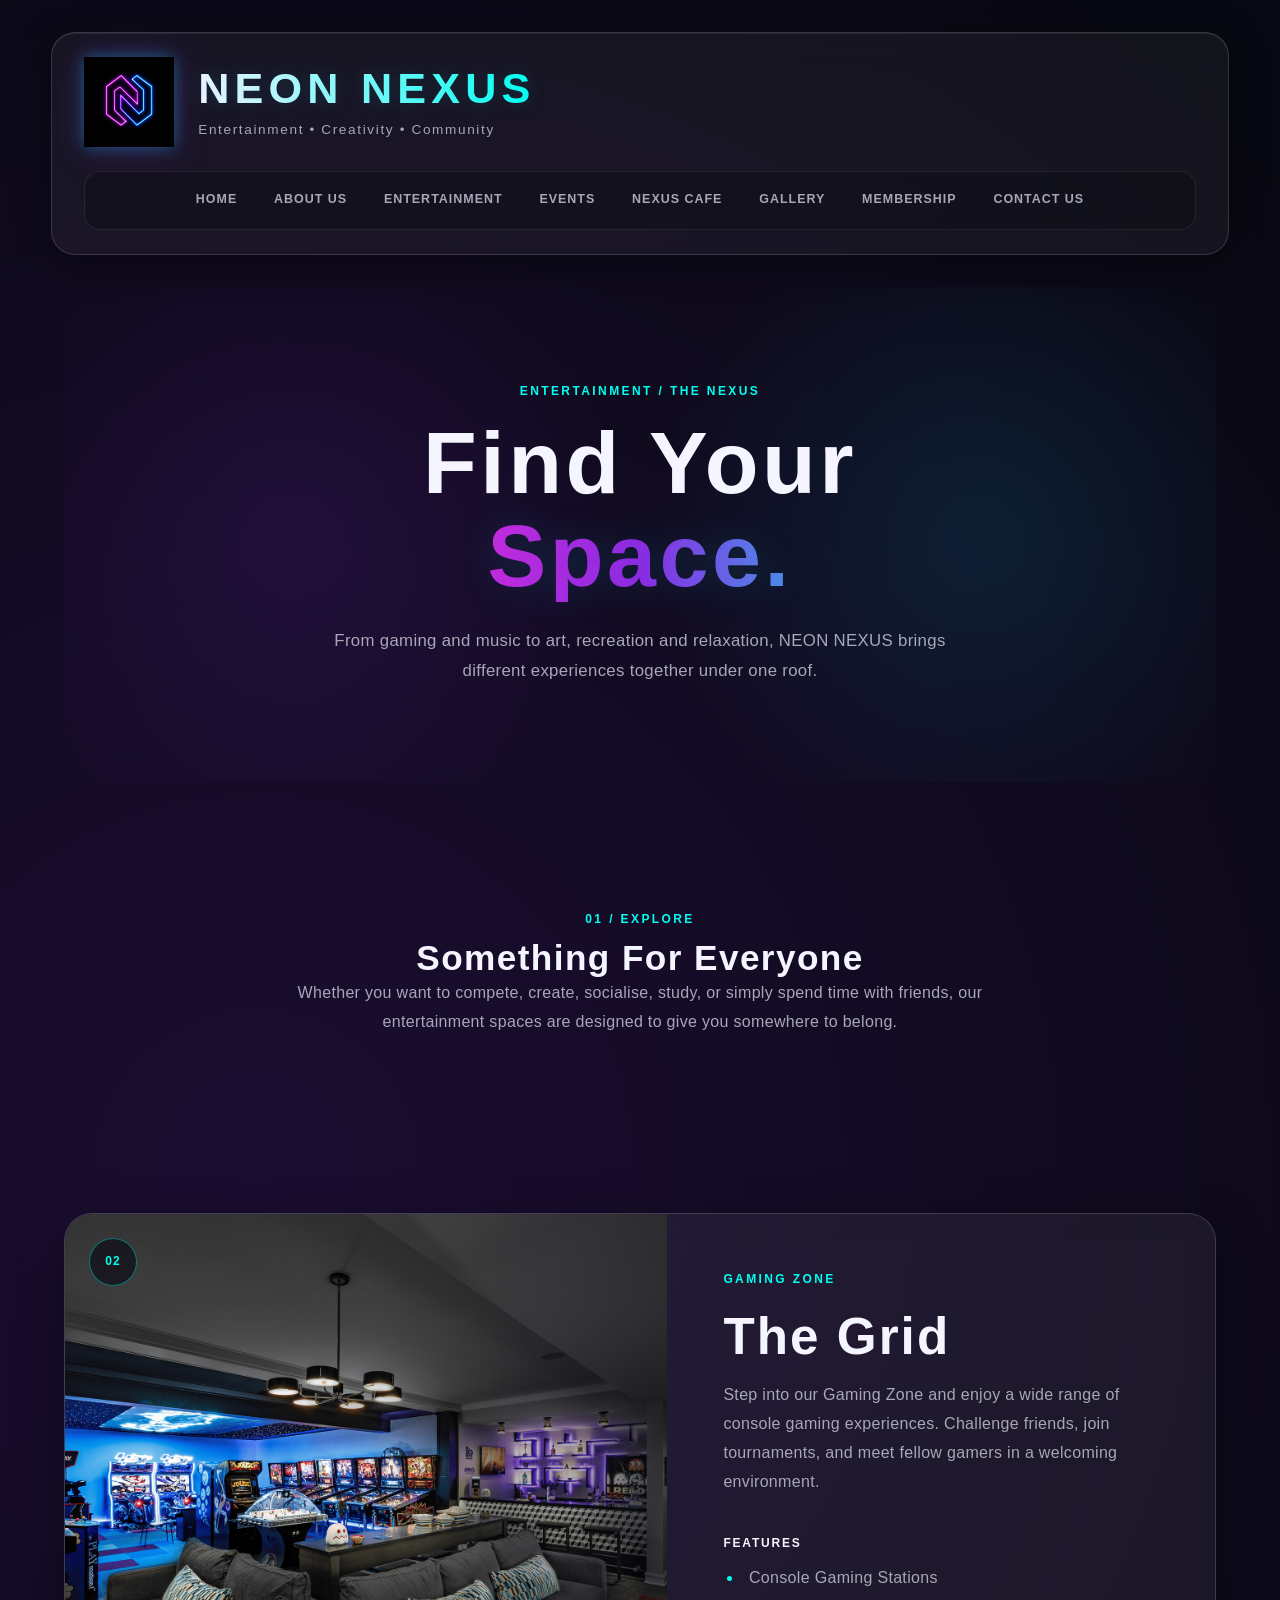
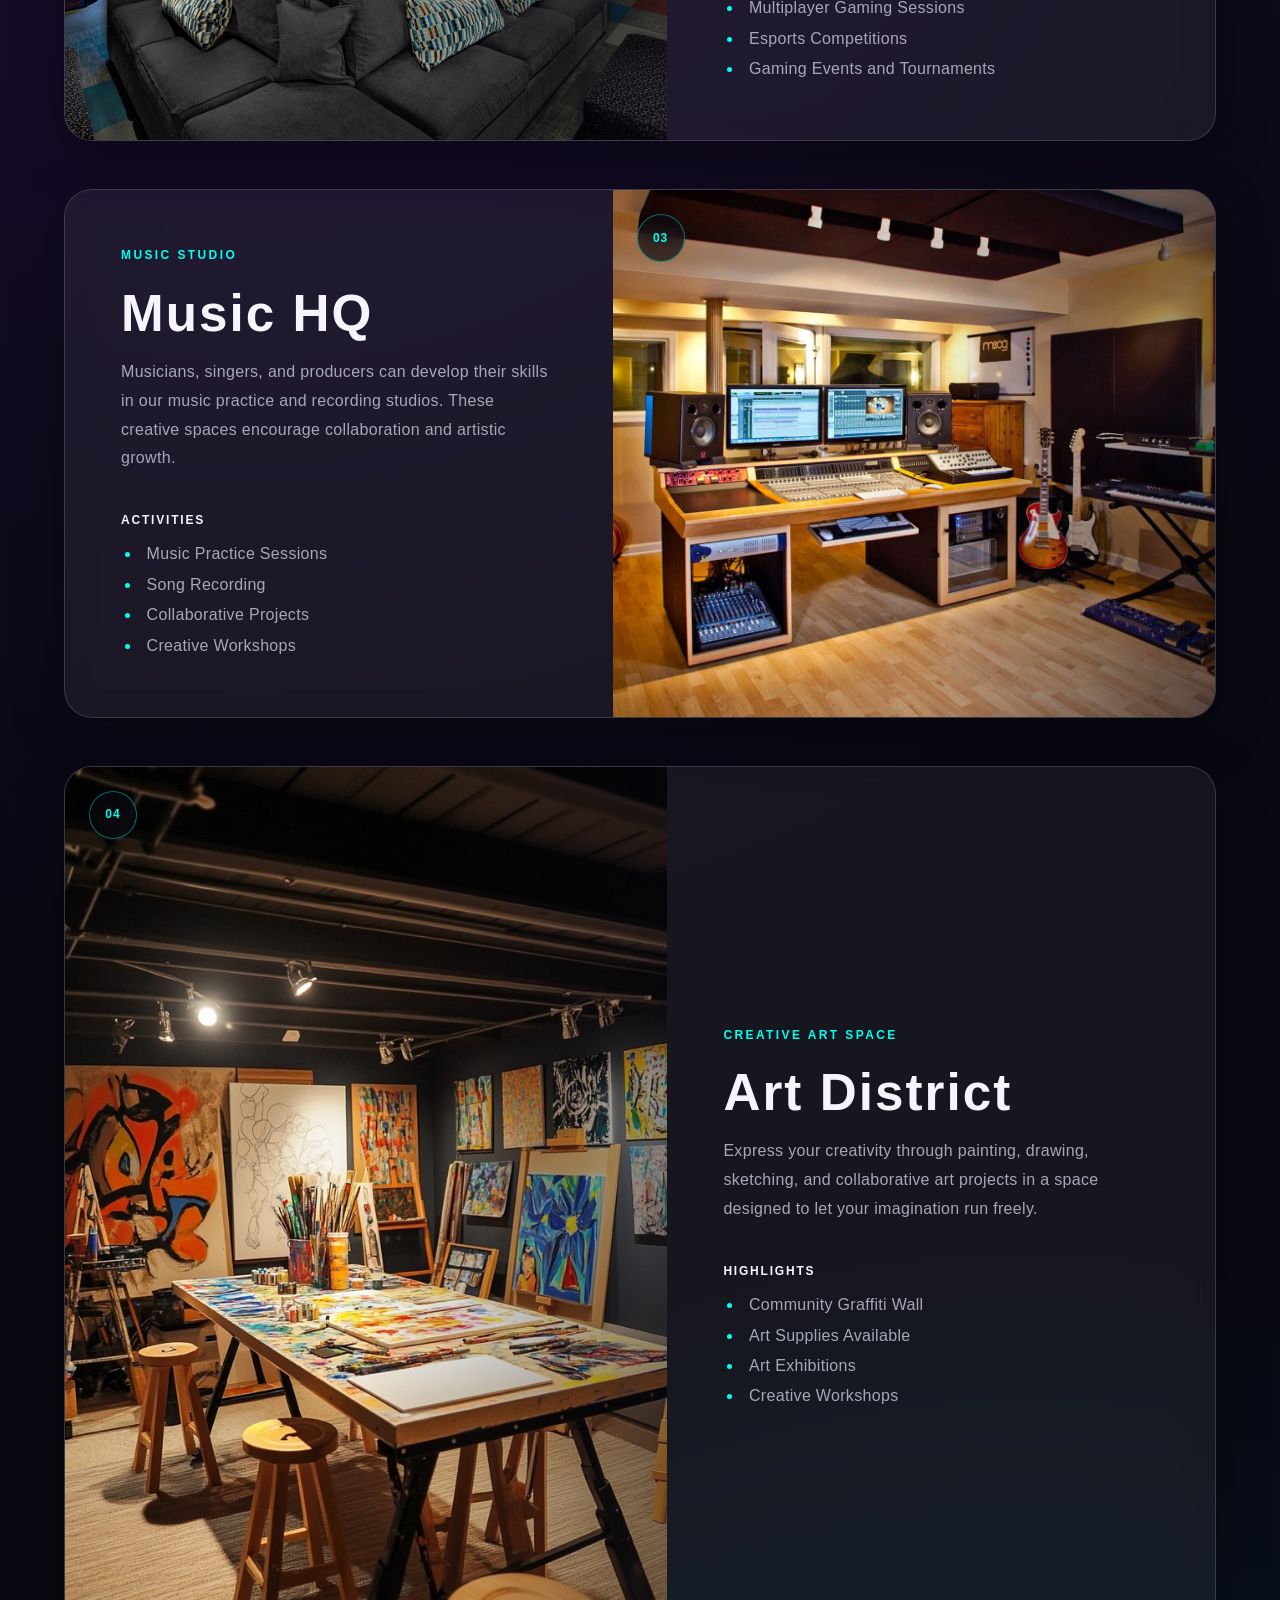
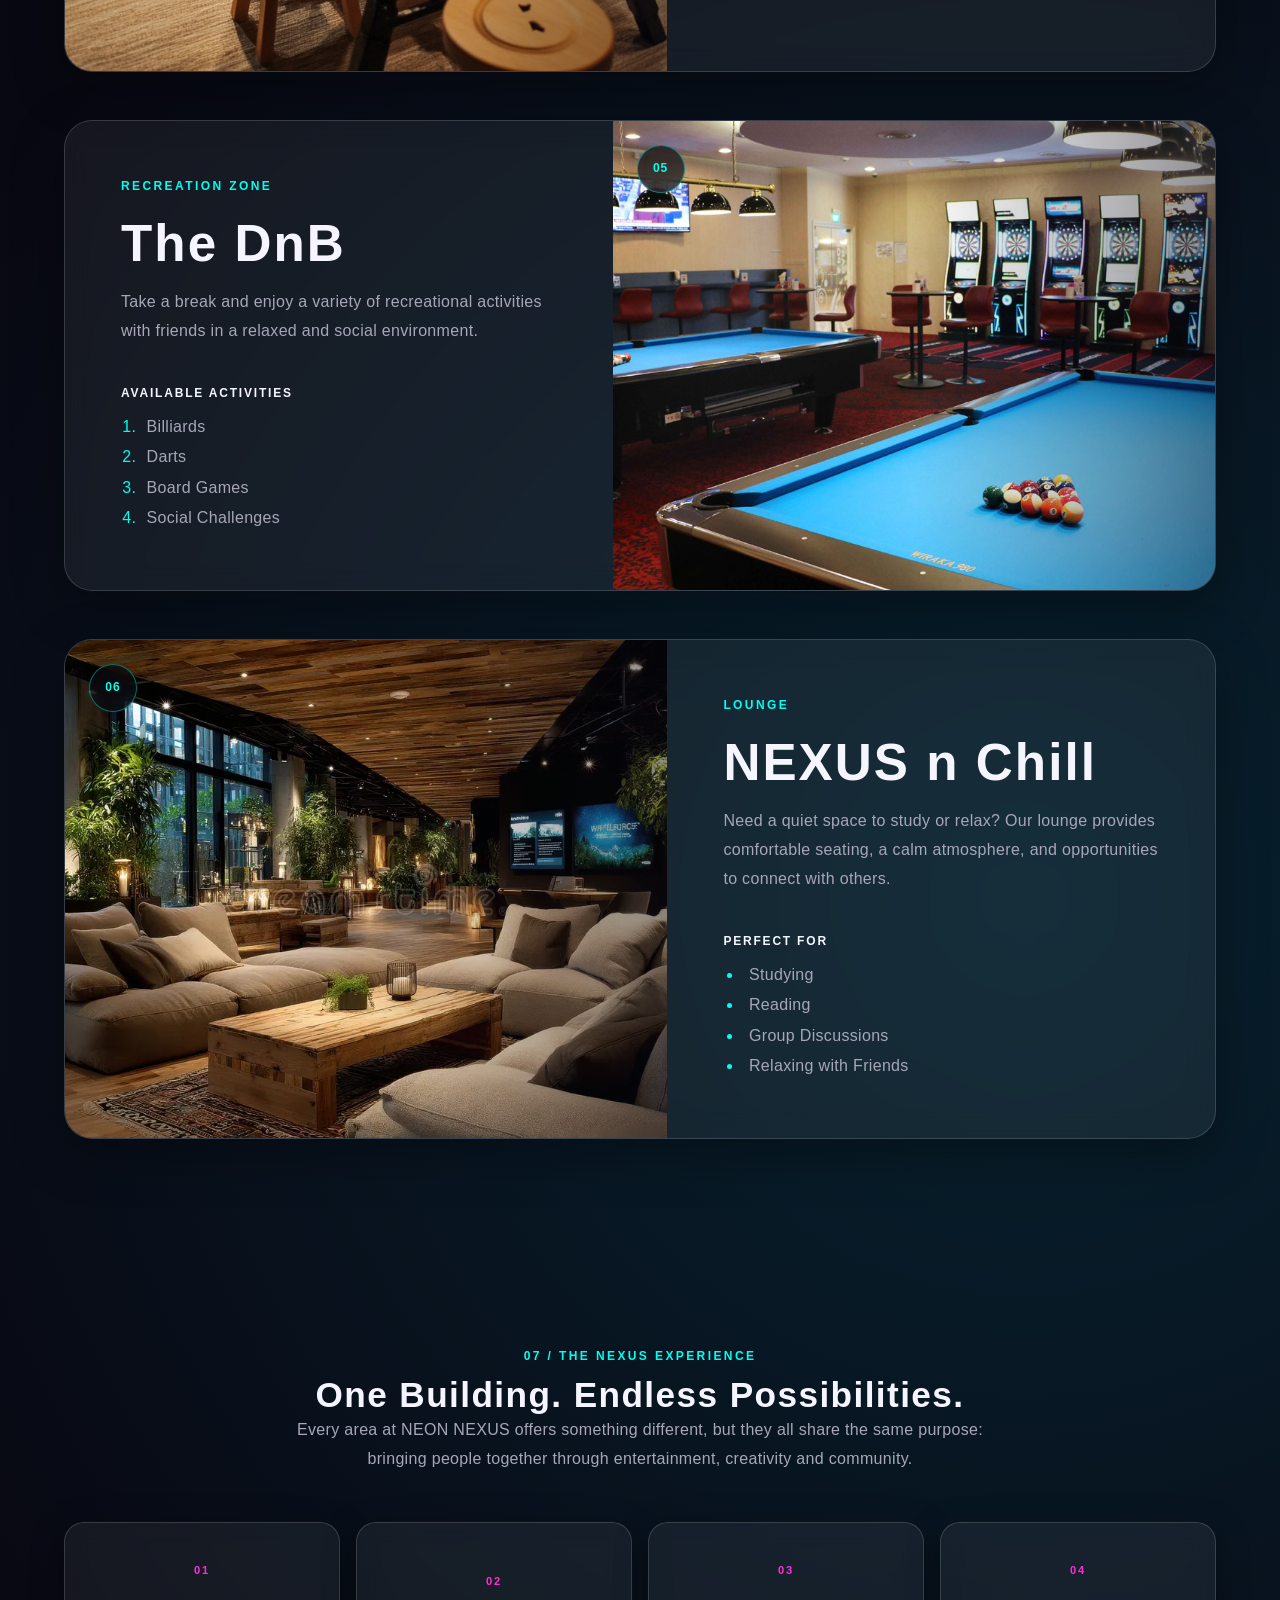
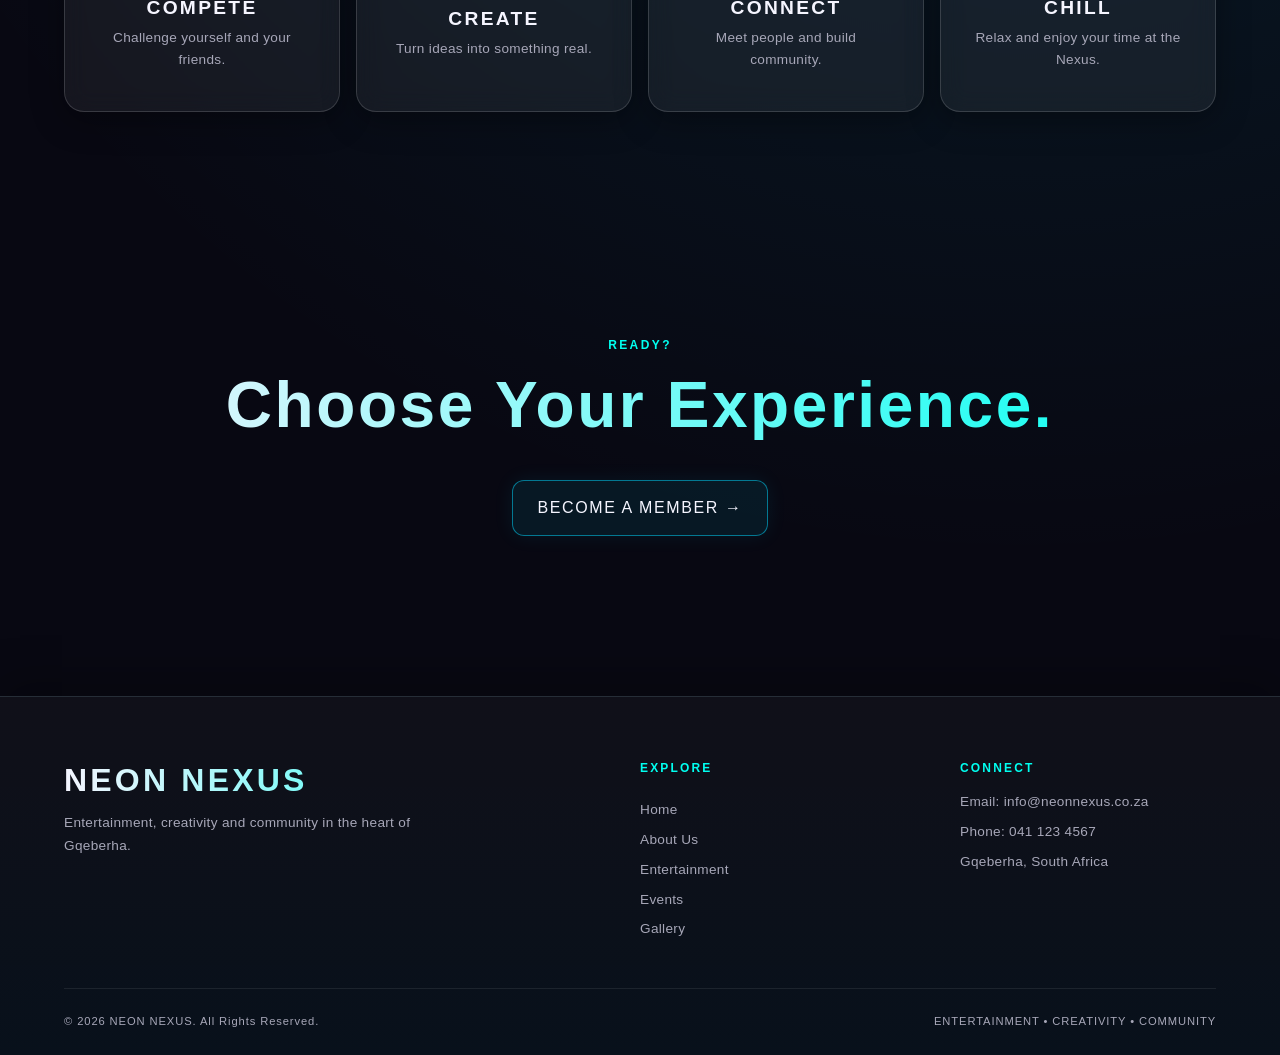
<file: Pages/Entertainment.html>
<!DOCTYPE html>
<html lang="en">

<head>

    <meta charset="UTF-8">

    <meta name="viewport" content="width=device-width, initial-scale=1.0">

    <title>NEON NEXUS | ENTERTAINMENT</title>

    <link rel="stylesheet" href="../Assets/css/styles.css">

</head>


<body>


    <!-- Website Header -->
    <header class="site-header">

        <!-- Company Logo and Name -->
        <div class="logo-area">

            <img src="../Assets/Images/ChatGPT Image Aug 14, 2026, 12_57_40 PM.png"
                 alt="NEON NEXUS Logo"
                 width="150">

            <div class="brand-text">

                <h1>NEON NEXUS</h1>

                <p>Entertainment • Creativity • Community</p>

            </div>

        </div>


        <!-- Navigation -->
        <nav class="main-navigation">

            <a href="../index.html">HOME</a>

            <a href="about-us.html">ABOUT US</a>

            <a href="entertainment.html">ENTERTAINMENT</a>

            <a href="events.html">EVENTS</a>

            <a href="NEXUSCafe.html">NEXUS CAFE</a>

            <a href="gallery.html">GALLERY</a>

            <a href="membership.html">MEMBERSHIP</a>

            <a href="contact.html">CONTACT US</a>

        </nav>

    </header>


    <!-- Main Content -->
    <main>


        <!-- Entertainment Hero -->
        <section class="page-hero entertainment-hero">

            <div class="page-hero-content">

                <p class="section-label">ENTERTAINMENT / THE NEXUS</p>

                <h2>
                    Find Your
                    <span>Space.</span>
                </h2>

                <p>
                    From gaming and music to art, recreation and relaxation,
                    NEON NEXUS brings different experiences together under
                    one roof.
                </p>

            </div>

        </section>


        <!-- Introduction -->
        <section class="entertainment-intro">

            <div class="section-heading">

                <p class="section-label">01 / EXPLORE</p>

                <h2>Something For Everyone</h2>

                <p>
                    Whether you want to compete, create, socialise, study,
                    or simply spend time with friends, our entertainment
                    spaces are designed to give you somewhere to belong.
                </p>

            </div>

        </section>


        <!-- Entertainment Areas -->
        <section class="entertainment-areas">


            <!-- The Grid -->
            <article class="entertainment-card">

                <div class="entertainment-image">

                    <img src="../Assets/Images/grd NN.png"
                         alt="The Grid gaming area">

                    <span class="entertainment-number">02</span>

                </div>

                <div class="entertainment-content">

                    <p class="section-label">GAMING ZONE</p>

                    <h2>The Grid</h2>

                    <p>
                        Step into our Gaming Zone and enjoy a wide range
                        of console gaming experiences. Challenge friends,
                        join tournaments, and meet fellow gamers in a
                        welcoming environment.
                    </p>

                    <h3>FEATURES</h3>

                    <ul>

                        <li>Console Gaming Stations</li>

                        <li>Multiplayer Gaming Sessions</li>

                        <li>Esports Competitions</li>

                        <li>Gaming Events and Tournaments</li>

                    </ul>

                </div>

            </article>


            <!-- Music HQ -->
            <article class="entertainment-card reverse">

                <div class="entertainment-image">

                    <img src="../Assets/Images/Music Stu NN.jpg"
                         alt="Music HQ recording studio">

                    <span class="entertainment-number">03</span>

                </div>

                <div class="entertainment-content">

                    <p class="section-label">MUSIC STUDIO</p>

                    <h2>Music HQ</h2>

                    <p>
                        Musicians, singers, and producers can develop their
                        skills in our music practice and recording studios.
                        These creative spaces encourage collaboration and
                        artistic growth.
                    </p>

                    <h3>ACTIVITIES</h3>

                    <ul>

                        <li>Music Practice Sessions</li>

                        <li>Song Recording</li>

                        <li>Collaborative Projects</li>

                        <li>Creative Workshops</li>

                    </ul>

                </div>

            </article>


            <!-- Art District -->
            <article class="entertainment-card">

                <div class="entertainment-image">

                    <img src="../Assets/Images/ART ROOM NN.webp"
                         alt="Art District creative space">

                    <span class="entertainment-number">04</span>

                </div>

                <div class="entertainment-content">

                    <p class="section-label">CREATIVE ART SPACE</p>

                    <h2>Art District</h2>

                    <p>
                        Express your creativity through painting, drawing,
                        sketching, and collaborative art projects in a space
                        designed to let your imagination run freely.
                    </p>

                    <h3>HIGHLIGHTS</h3>

                    <ul>

                        <li>Community Graffiti Wall</li>

                        <li>Art Supplies Available</li>

                        <li>Art Exhibitions</li>

                        <li>Creative Workshops</li>

                    </ul>

                </div>

            </article>


            <!-- The DnB -->
            <article class="entertainment-card reverse">

                <div class="entertainment-image">

                    <img src="../Assets/Images/dnb NN.jpg"
                         alt="Darts and billiards recreation area">

                    <span class="entertainment-number">05</span>

                </div>

                <div class="entertainment-content">

                    <p class="section-label">RECREATION ZONE</p>

                    <h2>The DnB</h2>

                    <p>
                        Take a break and enjoy a variety of recreational
                        activities with friends in a relaxed and social
                        environment.
                    </p>

                    <h3>AVAILABLE ACTIVITIES</h3>

                    <ol>

                        <li>Billiards</li>

                        <li>Darts</li>

                        <li>Board Games</li>

                        <li>Social Challenges</li>

                    </ol>

                </div>

            </article>


            <!-- NEXUS n Chill -->
            <article class="entertainment-card">

                <div class="entertainment-image">

                    <img src="../Assets/Images/lounge NN.webp"
                         alt="NEXUS n Chill lounge area">

                    <span class="entertainment-number">06</span>

                </div>

                <div class="entertainment-content">

                    <p class="section-label">LOUNGE</p>

                    <h2>NEXUS n Chill</h2>

                    <p>
                        Need a quiet space to study or relax? Our lounge
                        provides comfortable seating, a calm atmosphere,
                        and opportunities to connect with others.
                    </p>

                    <h3>PERFECT FOR</h3>

                    <ul>

                        <li>Studying</li>

                        <li>Reading</li>

                        <li>Group Discussions</li>

                        <li>Relaxing with Friends</li>

                    </ul>

                </div>

            </article>


        </section>


        <!-- Entertainment Overview -->
        <section class="entertainment-overview">

            <div class="section-heading">

                <p class="section-label">07 / THE NEXUS EXPERIENCE</p>

                <h2>One Building. Endless Possibilities.</h2>

                <p>
                    Every area at NEON NEXUS offers something different,
                    but they all share the same purpose: bringing people
                    together through entertainment, creativity and community.
                </p>

            </div>


            <div class="entertainment-stats">

                <div class="glass-panel entertainment-stat">

                    <span>01</span>

                    <h3>COMPETE</h3>

                    <p>
                        Challenge yourself and your friends.
                    </p>

                </div>


                <div class="glass-panel entertainment-stat">

                    <span>02</span>

                    <h3>CREATE</h3>

                    <p>
                        Turn ideas into something real.
                    </p>

                </div>


                <div class="glass-panel entertainment-stat">

                    <span>03</span>

                    <h3>CONNECT</h3>

                    <p>
                        Meet people and build community.
                    </p>

                </div>


                <div class="glass-panel entertainment-stat">

                    <span>04</span>

                    <h3>CHILL</h3>

                    <p>
                        Relax and enjoy your time at the Nexus.
                    </p>

                </div>

            </div>

        </section>


        <!-- Call To Action -->
        <section class="page-cta">

            <p class="section-label">READY?</p>

            <h2>Choose Your Experience.</h2>

            <a href="membership.html" class="hero-button">
                BECOME A MEMBER →
            </a>

        </section>


    </main>


    <!-- Footer -->
    <footer class="site-footer">

        <div class="footer-main">


            <!-- Brand -->
            <div class="footer-brand">

                <h2>NEON NEXUS</h2>

                <p>
                    Entertainment, creativity and community
                    in the heart of Gqeberha.
                </p>

            </div>


            <!-- Quick Links -->
            <div class="footer-links">

                <h3>EXPLORE</h3>

                <a href="../index.html">Home</a>

                <a href="about-us.html">About Us</a>

                <a href="entertainment.html">Entertainment</a>

                <a href="events.html">Events</a>

                <a href="gallery.html">Gallery</a>

            </div>


            <!-- Contact -->
            <div class="footer-contact">

                <h3>CONNECT</h3>

                <p>Email: info@neonnexus.co.za</p>

                <p>Phone: 041 123 4567</p>

                <p>Gqeberha, South Africa</p>

            </div>


        </div>


        <!-- Footer Bottom -->
        <div class="footer-bottom">

            <p>
                &copy; 2026 NEON NEXUS. All Rights Reserved.
            </p>

            <p>
                ENTERTAINMENT • CREATIVITY • COMMUNITY
            </p>

        </div>

    </footer>


</body>

</html>
</file>
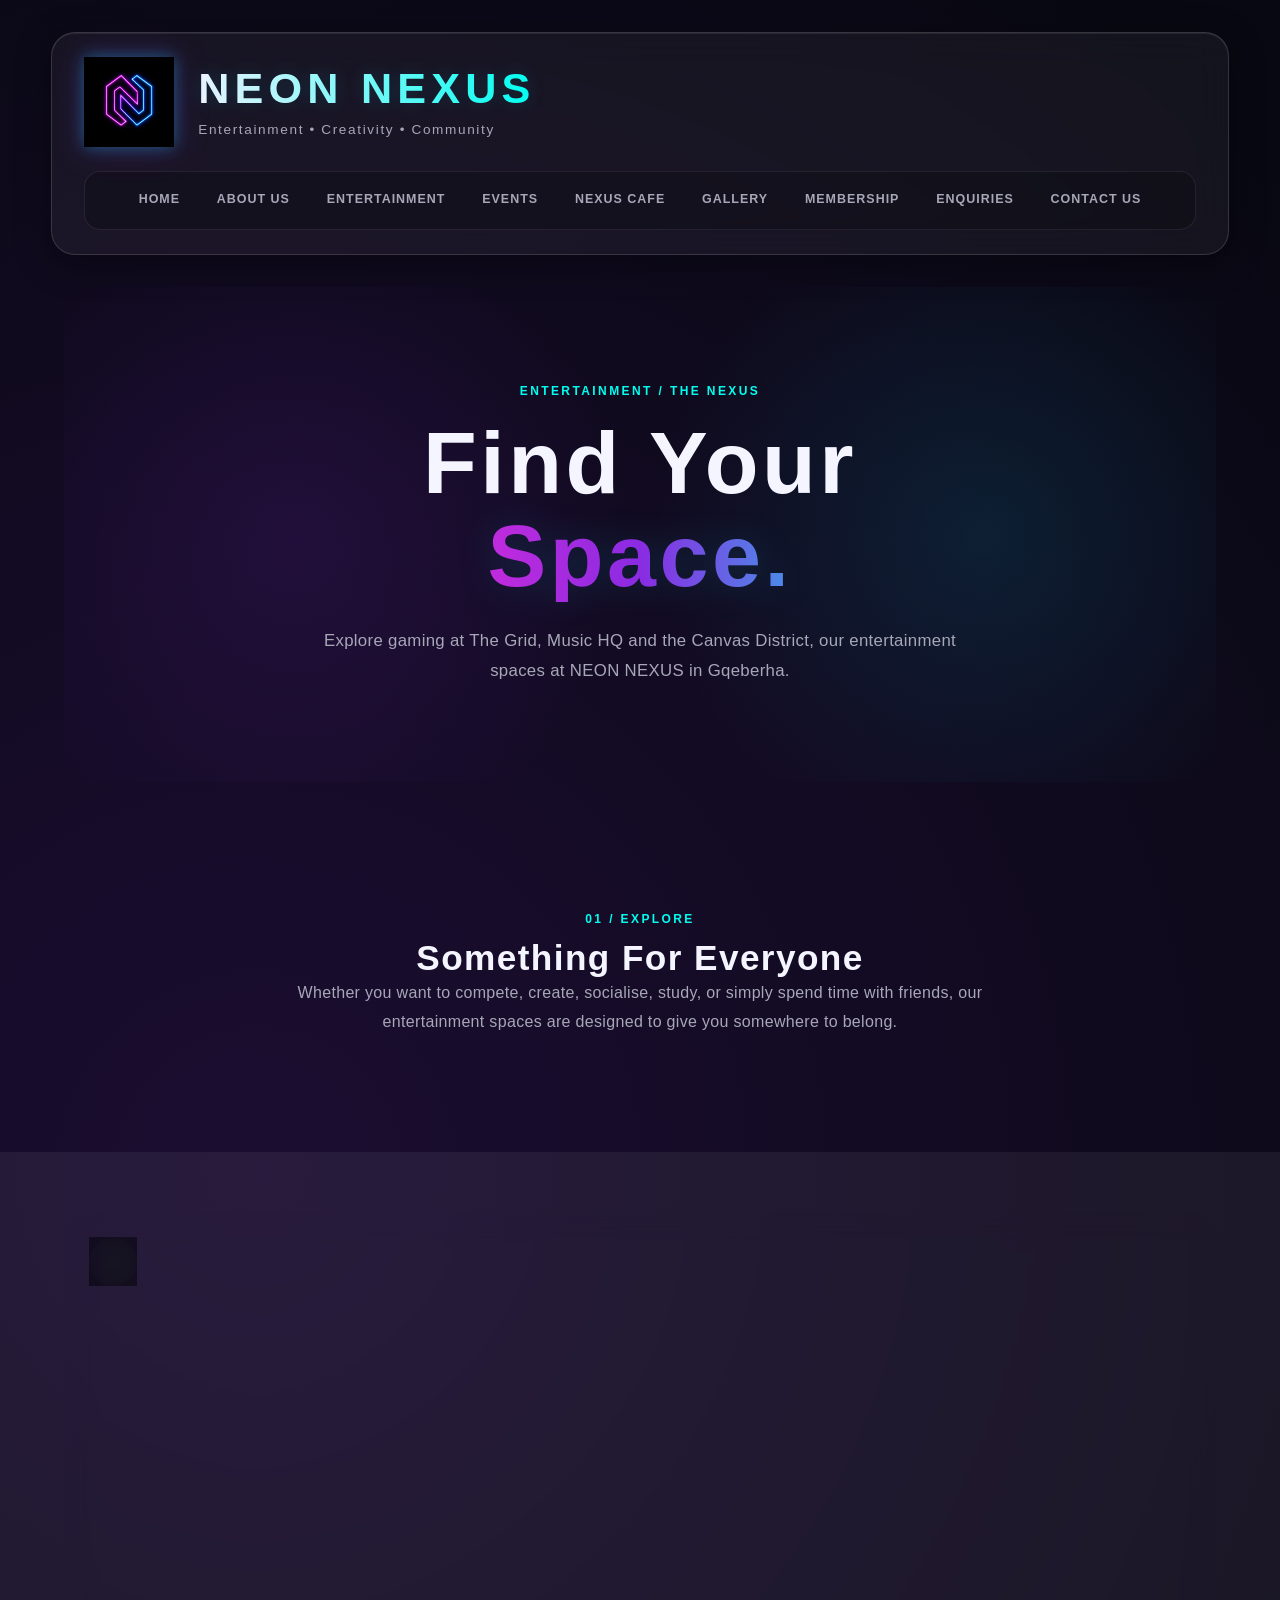
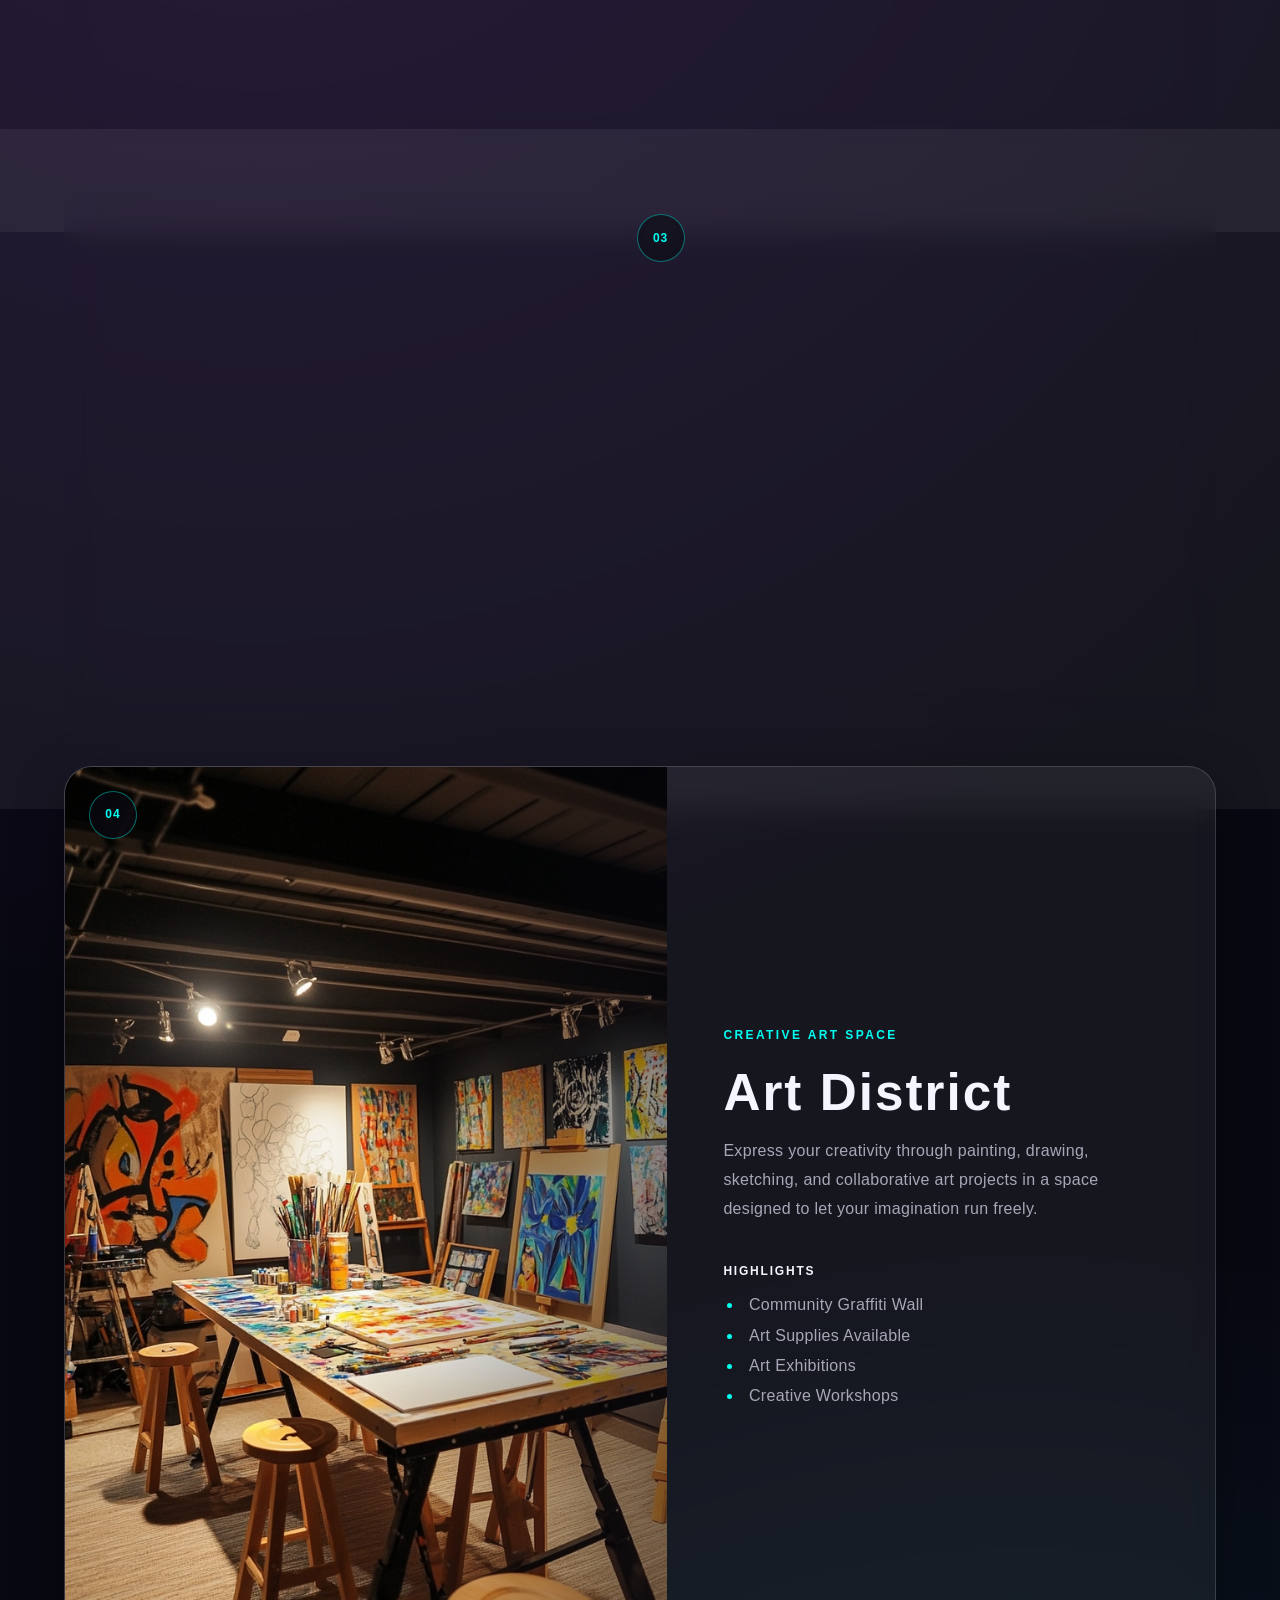
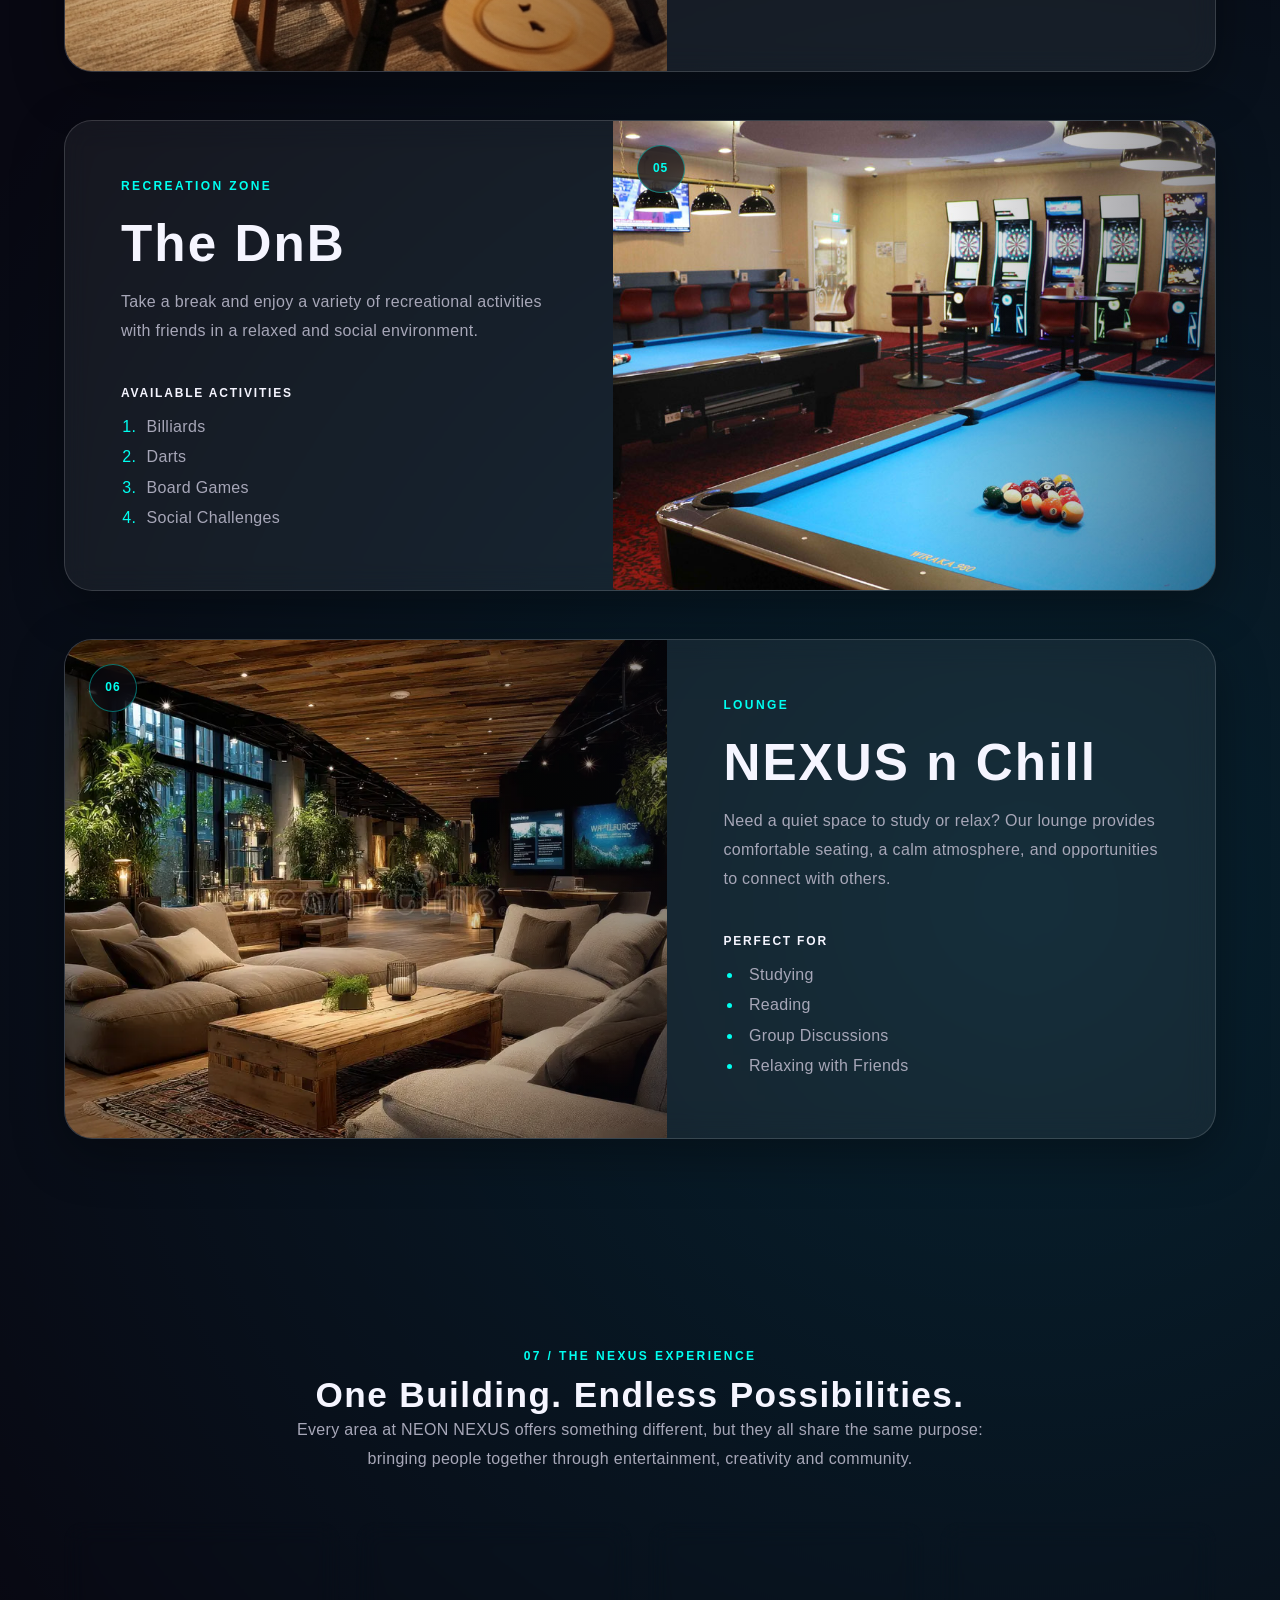
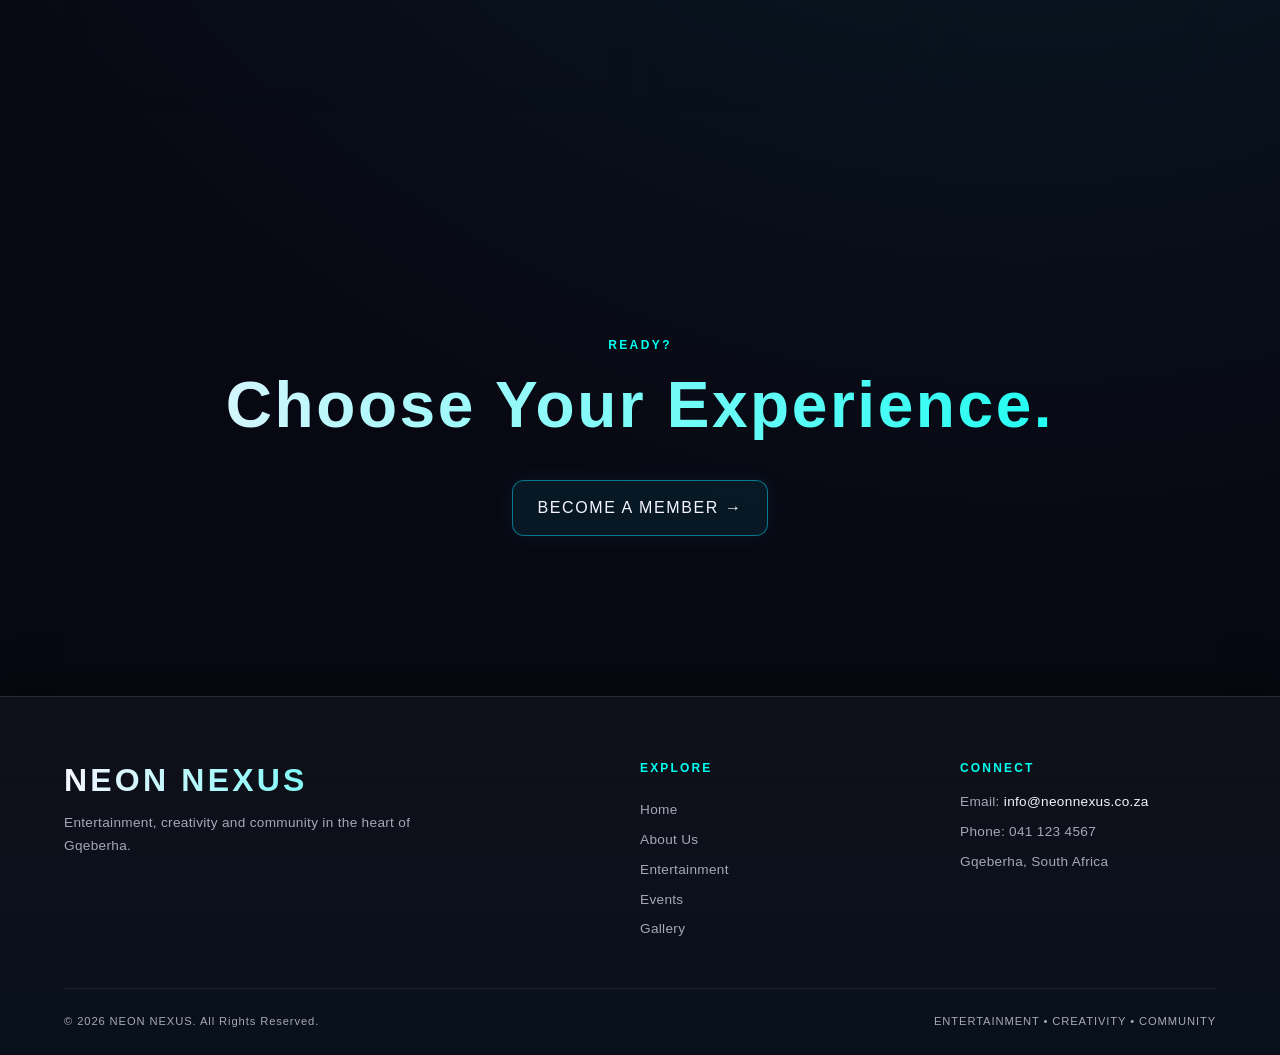
<file: Pages/entertainment.html>
<!DOCTYPE html>
<html lang="en">

<head>

    <meta charset="UTF-8">
    <meta name="viewport" content="width=device-width, initial-scale=1.0">

    <title>Entertainment | Gaming, Music Studio & Art Spaces</title>
    <meta name="description" content="Explore gaming at The Grid, Music HQ and the Art District, our entertainment spaces at NEON NEXUS in Gqeberha.">
    <meta name="keywords" content="gaming lounge, music studio, art space, multiplayer gaming, darts and billiards, creative spaces, Gqeberha">

    <meta property="og:title" content="Entertainment | Gaming, Music Studio & Art Spaces">
    <meta property="og:description" content="Gaming, a music studio, an art space and a chill lounge under one roof in Gqeberha.">
    <meta property="og:type" content="website">
    <meta property="og:url" content="https://hay-67.github.io/Website/Pages/entertainment.html">

    <link rel="stylesheet" href="../Assets/css/styles.css">

</head>


<body>


    <!-- Website Header -->
    <header class="site-header">

        <!-- Company Logo and Name -->
        <div class="logo-area">

            <img src="../Assets/Images/neon-nexus-logo.png"
                 alt="NEON NEXUS entertainment and creative hub logo"
                 width="150">

            <div class="brand-text">

                <h1>NEON NEXUS</h1>

                <p>Entertainment • Creativity • Community</p>

            </div>

        </div>


        <!-- Navigation -->
        <nav class="main-navigation">

            <a href="../index.html">HOME</a>

            <a href="about-us.html">ABOUT US</a>

            <a href="entertainment.html">ENTERTAINMENT</a>

            <a href="events.html">EVENTS</a>

            <a href="NEXUSCafe.html">NEXUS CAFE</a>

            <a href="gallery.html">GALLERY</a>

            <a href="membership.html">MEMBERSHIP</a>

            <a href="enquiry.html" > ENQUIRIES</a>

            <a href="contact.html">CONTACT US</a>

        </nav>

    </header>


    <!-- Main Content -->
    <main>


        <!-- Entertainment Hero -->
        <section class="page-hero entertainment-hero">

            <div class="page-hero-content">

                <p class="section-label">ENTERTAINMENT / THE NEXUS</p>

                <h2>
                    Find Your
                    <span>Space.</span>
                </h2>

                <p>
                    Explore gaming at The Grid, 
                    Music HQ and the Canvas District, our entertainment spaces at NEON NEXUS in Gqeberha.
                </p>

            </div>

        </section>


        <!-- Introduction -->
        <section class="entertainment-intro">

            <div class="section-heading">

                <p class="section-label">01 / EXPLORE</p>

                <h2>Something For Everyone</h2>

                <p>
                    Whether you want to compete, create, socialise, study,
                    or simply spend time with friends, our entertainment
                    spaces are designed to give you somewhere to belong.
                </p>

            </div>

        </section>


        <!-- Entertainment Areas -->
        <section class="entertainment-areas">


            <!-- The Grid -->
            <article class="entertainment-card">

                <div class="entertainment-image">

                    <img src="../Assets/Images/neon-nexus-gaming-grid.png"
                         alt="The Grid gaming area">

                    <span class="entertainment-number">02</span>

                </div>

                <div class="entertainment-content">

                    <p class="section-label">GAMING ZONE</p>

                    <h2>The Grid</h2>

                    <p>
                        Step into our Gaming Zone and enjoy a wide range
                        of console gaming experiences. Challenge friends,
                        join tournaments, and meet fellow gamers in a
                        welcoming environment.
                    </p>

                    <h3>FEATURES</h3>

                    <ul>

                        <li>Console Gaming Stations</li>

                        <li>Multiplayer Gaming Sessions</li>

                        <li>Esports Competitions</li>

                        <li>Gaming Events and Tournaments</li>

                    </ul>

                </div>

            </article>


            <!-- Music HQ -->
            <article class="entertainment-card reverse">

                <div class="entertainment-image">

                    <img src="../Assets/Images/neon-nexus-music-studio.jpg"
                         alt="Music HQ recording studio">

                    <span class="entertainment-number">03</span>

                </div>

                <div class="entertainment-content">

                    <p class="section-label">MUSIC STUDIO</p>

                    <h2>Music HQ</h2>

                    <p>
                        Musicians, singers, and producers can develop their
                        skills in our music practice and recording studios.
                        These creative spaces encourage collaboration and
                        artistic growth.
                    </p>

                    <h3>ACTIVITIES</h3>

                    <ul>

                        <li>Music Practice Sessions</li>

                        <li>Song Recording</li>

                        <li>Collaborative Projects</li>

                        <li>Creative Workshops</li>

                    </ul>

                </div>

            </article>


            <!-- Art District -->
            <article class="entertainment-card">

                <div class="entertainment-image">

                    <img src="../Assets/Images/neon-nexus-art-district.webp"
                         alt="Art District creative space">

                    <span class="entertainment-number">04</span>

                </div>

                <div class="entertainment-content">

                    <p class="section-label">CREATIVE ART SPACE</p>

                    <h2>Art District</h2>

                    <p>
                        Express your creativity through painting, drawing,
                        sketching, and collaborative art projects in a space
                        designed to let your imagination run freely.
                    </p>

                    <h3>HIGHLIGHTS</h3>

                    <ul>

                        <li>Community Graffiti Wall</li>

                        <li>Art Supplies Available</li>

                        <li>Art Exhibitions</li>

                        <li>Creative Workshops</li>

                    </ul>

                </div>

            </article>


            <!-- The DnB -->
            <article class="entertainment-card reverse">

                <div class="entertainment-image">

                    <img src="../Assets/Images/neon-nexus-darts-n-billiards.jpg"
                         alt="Darts and billiards recreation area">

                    <span class="entertainment-number">05</span>

                </div>

                <div class="entertainment-content">

                    <p class="section-label">RECREATION ZONE</p>

                    <h2>The DnB</h2>

                    <p>
                        Take a break and enjoy a variety of recreational
                        activities with friends in a relaxed and social
                        environment.
                    </p>

                    <h3>AVAILABLE ACTIVITIES</h3>

                    <ol>

                        <li>Billiards</li>

                        <li>Darts</li>

                        <li>Board Games</li>

                        <li>Social Challenges</li>

                    </ol>

                </div>

            </article>


            <!-- NEXUS n Chill -->
            <article class="entertainment-card">

                <div class="entertainment-image">

                    <img src="../Assets/Images/neon-nexus-lounge.webp"
                         alt="NEXUS n Chill lounge area">

                    <span class="entertainment-number">06</span>

                </div>

                <div class="entertainment-content">

                    <p class="section-label">LOUNGE</p>

                    <h2>NEXUS n Chill</h2>

                    <p>
                        Need a quiet space to study or relax? Our lounge
                        provides comfortable seating, a calm atmosphere,
                        and opportunities to connect with others.
                    </p>

                    <h3>PERFECT FOR</h3>

                    <ul>

                        <li>Studying</li>

                        <li>Reading</li>

                        <li>Group Discussions</li>

                        <li>Relaxing with Friends</li>

                    </ul>

                </div>

            </article>


        </section>


        <!-- Entertainment Overview -->
        <section class="entertainment-overview">

            <div class="section-heading">

                <p class="section-label">07 / THE NEXUS EXPERIENCE</p>

                <h2>One Building. Endless Possibilities.</h2>

                <p>
                    Every area at NEON NEXUS offers something different,
                    but they all share the same purpose: bringing people
                    together through entertainment, creativity and community.
                </p>

            </div>


            <div class="entertainment-stats">

                <div class="glass-panel entertainment-stat">

                    <span>01</span>

                    <h3>COMPETE</h3>

                    <p>
                        Challenge yourself and your friends.
                    </p>

                </div>


                <div class="glass-panel entertainment-stat">

                    <span>02</span>

                    <h3>CREATE</h3>

                    <p>
                        Turn ideas into something real.
                    </p>

                </div>


                <div class="glass-panel entertainment-stat">

                    <span>03</span>

                    <h3>CONNECT</h3>

                    <p>
                        Meet people and build community.
                    </p>

                </div>


                <div class="glass-panel entertainment-stat">

                    <span>04</span>

                    <h3>CHILL</h3>

                    <p>
                        Relax and enjoy your time at the Nexus.
                    </p>

                </div>

            </div>

        </section>


        <!-- Call To Action -->
        <section class="page-cta">

            <p class="section-label">READY?</p>

            <h2>Choose Your Experience.</h2>

            <a href="membership.html" class="hero-button">
                BECOME A MEMBER →
            </a>

        </section>


    </main>


    <!-- Footer -->
    <footer class="site-footer">

        <div class="footer-main">


            <!-- Brand -->
            <div class="footer-brand">

                <h2>NEON NEXUS</h2>

                <p>
                    Entertainment, creativity and community
                    in the heart of Gqeberha.
                </p>

            </div>


            <!-- Quick Links -->
            <div class="footer-links">

                <h3>EXPLORE</h3>

                <a href="../index.html">Home</a>

                <a href="about-us.html">About Us</a>

                <a href="entertainment.html">Entertainment</a>

                <a href="events.html">Events</a>

                <a href="gallery.html">Gallery</a>

            </div>


            <!-- Contact -->
            <div class="footer-contact">

                <h3>CONNECT</h3>

                <p>Email: <a href="mailto:info@neonnexus.co.za">info@neonnexus.co.za</a></p>

                <p>Phone: 041 123 4567</p>

                <p>Gqeberha, South Africa</p>

            </div>


        </div>


        <!-- Footer Bottom -->
        <div class="footer-bottom">

            <p>
                &copy; 2026 NEON NEXUS. All Rights Reserved.
            </p>

            <p>
                ENTERTAINMENT • CREATIVITY • COMMUNITY
            </p>

        </div>

    </footer>


</body>

</html>
</file>
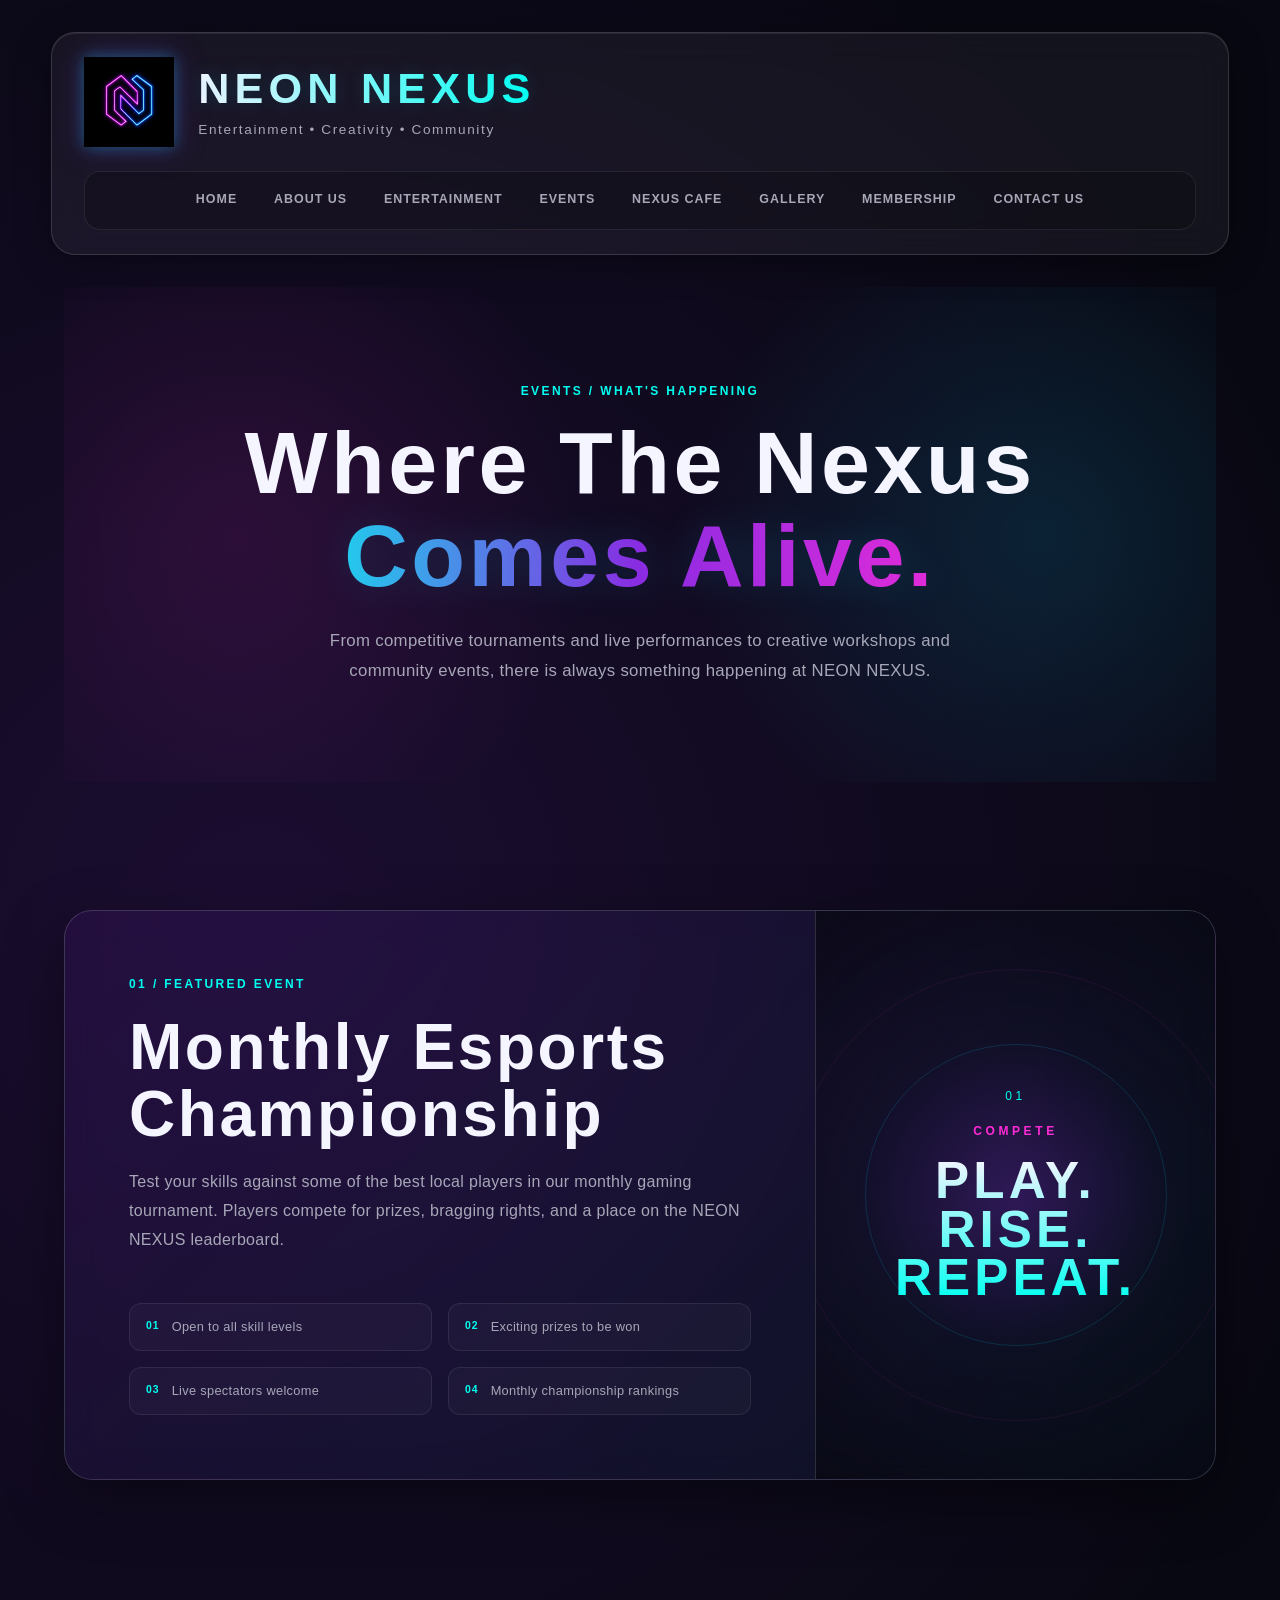
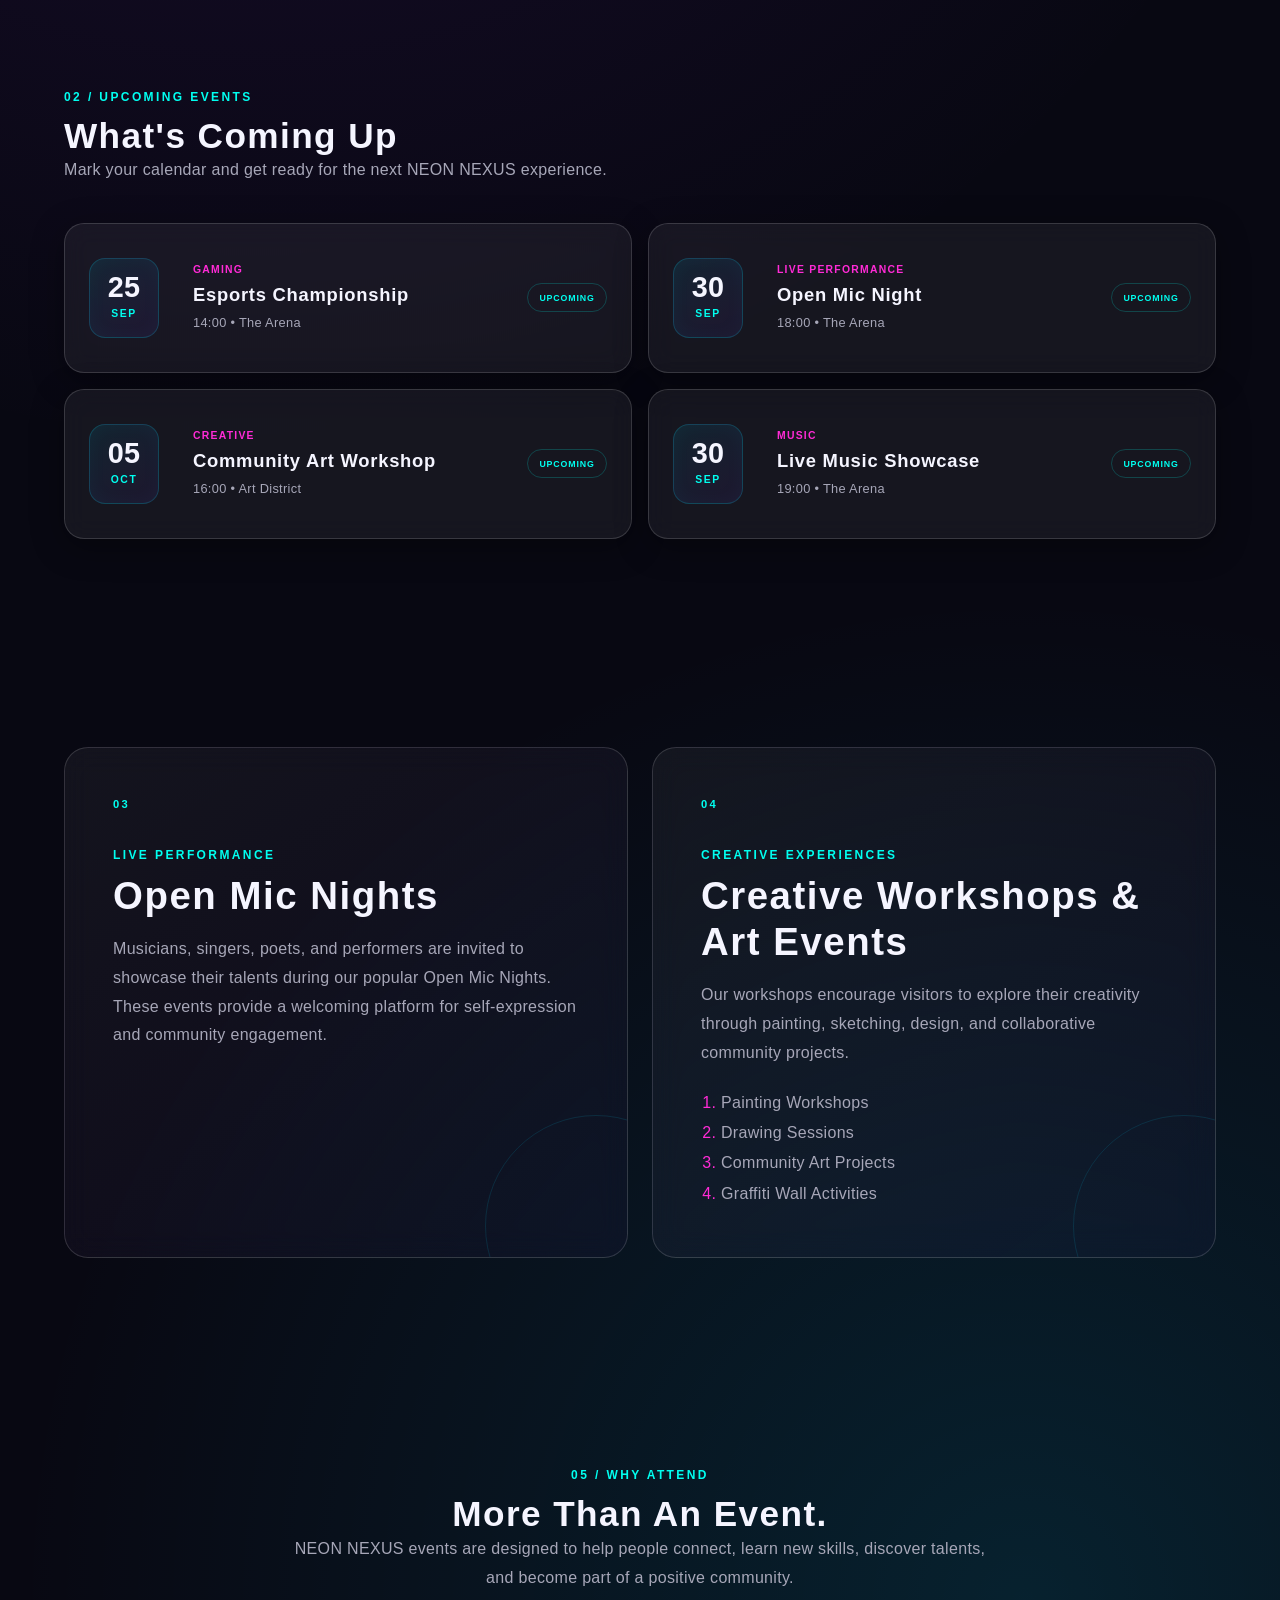
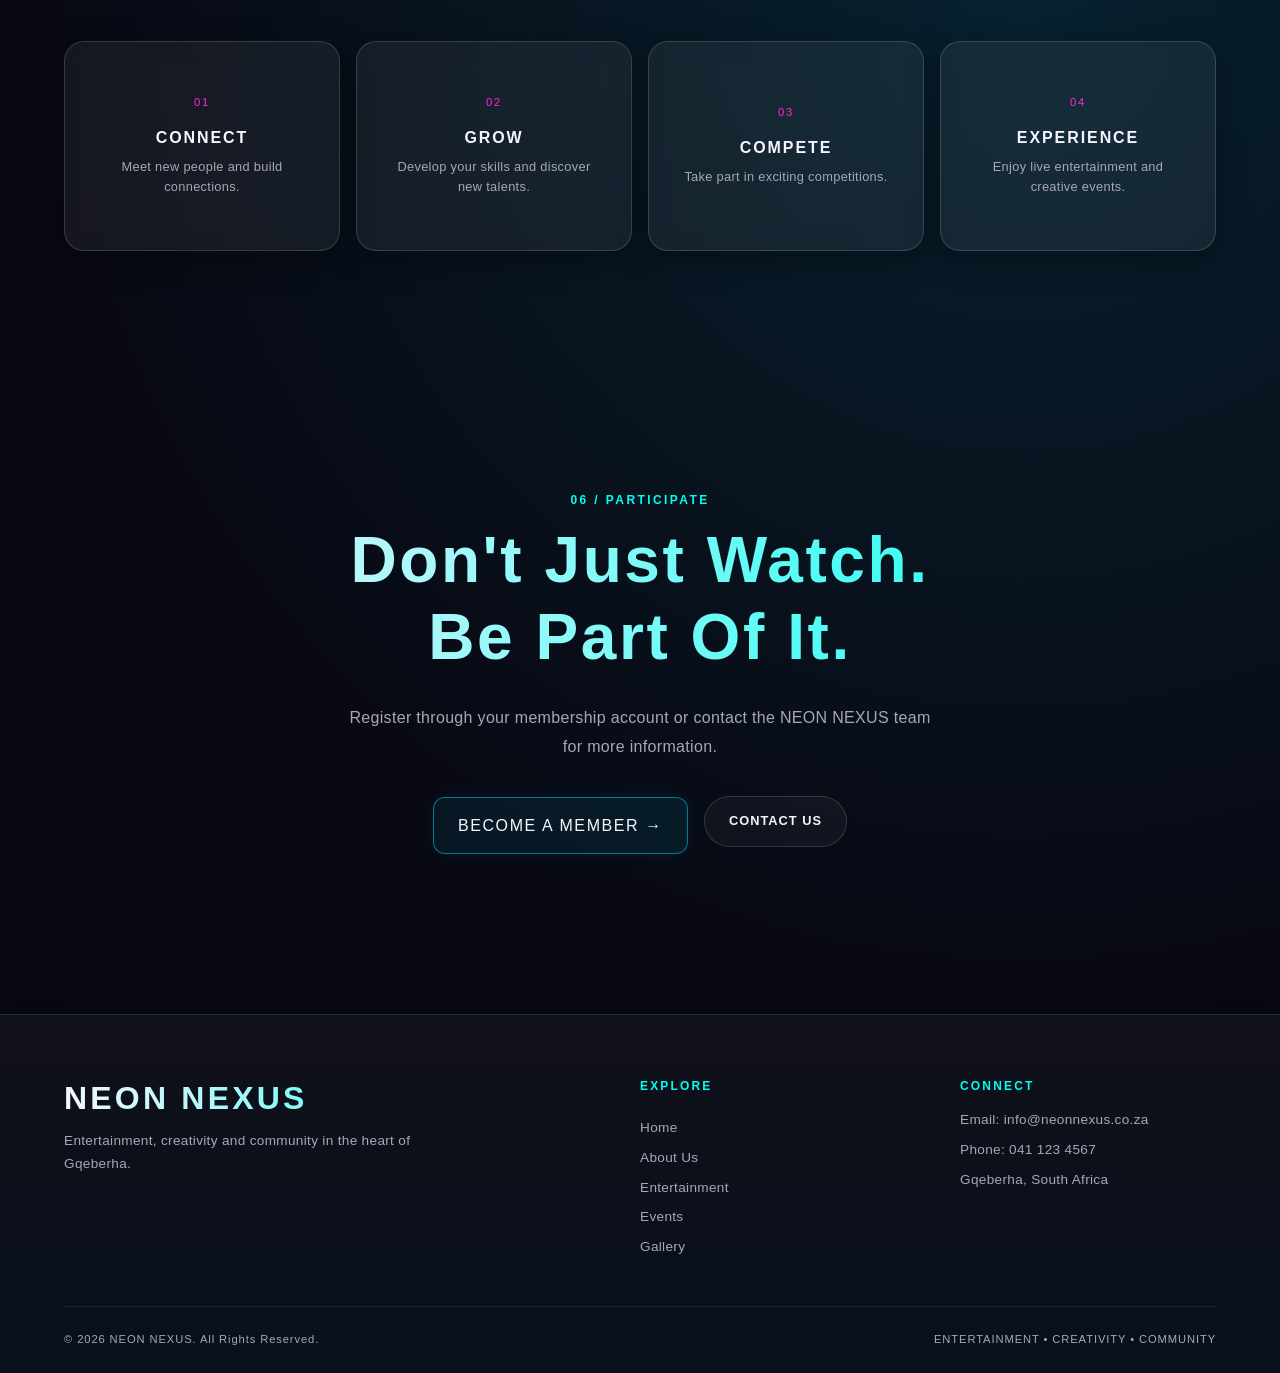
<file: Pages/Events.html>
<!DOCTYPE html>
<html lang="en">

<head>

    <meta charset="UTF-8">

    <meta name="viewport" content="width=device-width, initial-scale=1.0">

    <title>NEON NEXUS | EVENTS & TOURNAMENTS</title>

    <link rel="stylesheet" href="../Assets/css/styles.css">

</head>


<body>


    <!-- Website Header -->
    <header class="site-header">

        <!-- Company Logo and Name -->
        <div class="logo-area">

            <img src="../Assets/Images/ChatGPT Image Aug 14, 2026, 12_57_40 PM.png"
                 alt="NEON NEXUS Logo"
                 width="150">

            <div class="brand-text">

                <h1>NEON NEXUS</h1>

                <p>Entertainment • Creativity • Community</p>

            </div>

        </div>


        <!-- Navigation -->
        <nav class="main-navigation">

            <a href="../index.html">HOME</a>

            <a href="about-us.html">ABOUT US</a>

            <a href="entertainment.html">ENTERTAINMENT</a>

            <a href="events.html">EVENTS</a>

            <a href="NEXUSCafe.html">NEXUS CAFE</a>

            <a href="gallery.html">GALLERY</a>

            <a href="membership.html">MEMBERSHIP</a>

            <a href="contact.html">CONTACT US</a>

        </nav>

    </header>


    <!-- Main Content -->
    <main>


        <!-- Events Hero -->
        <section class="page-hero events-hero">

            <div class="page-hero-content">

                <p class="section-label">EVENTS / WHAT'S HAPPENING</p>

                <h2>
                    Where The Nexus
                    <span>Comes Alive.</span>
                </h2>

                <p>
                    From competitive tournaments and live performances
                    to creative workshops and community events, there is
                    always something happening at NEON NEXUS.
                </p>

            </div>

        </section>


        <!-- Featured Tournament -->
        <section class="featured-event-section">

            <div class="featured-event-panel">

                <div class="featured-event-content">

                    <p class="section-label">01 / FEATURED EVENT</p>

                    <h2>Monthly Esports Championship</h2>

                    <p>
                        Test your skills against some of the best local
                        players in our monthly gaming tournament. Players
                        compete for prizes, bragging rights, and a place
                        on the NEON NEXUS leaderboard.
                    </p>


                    <div class="event-features">

                        <div>
                            <span>01</span>
                            <p>Open to all skill levels</p>
                        </div>

                        <div>
                            <span>02</span>
                            <p>Exciting prizes to be won</p>
                        </div>

                        <div>
                            <span>03</span>
                            <p>Live spectators welcome</p>
                        </div>

                        <div>
                            <span>04</span>
                            <p>Monthly championship rankings</p>
                        </div>

                    </div>

                </div>


                <div class="featured-event-visual">

                    <span class="event-glow-number">01</span>

                    <p>COMPETE</p>

                    <h3>PLAY.<br>RISE.<br>REPEAT.</h3>

                </div>

            </div>

        </section>


        <!-- Upcoming Events -->
        <section class="upcoming-events-section">

            <div class="section-heading">

                <p class="section-label">02 / UPCOMING EVENTS</p>

                <h2>What's Coming Up</h2>

                <p>
                    Mark your calendar and get ready for the next
                    NEON NEXUS experience.
                </p>

            </div>


            <div class="event-grid">


                <!-- Esports Championship -->
                <article class="event-card">

                    <div class="event-date">

                        <span>25</span>

                        <small>SEP</small>

                    </div>

                    <div class="event-info">

                        <p class="event-type">GAMING</p>

                        <h3>Esports Championship</h3>

                        <p>14:00 • The Arena</p>

                    </div>

                    <span class="event-status">UPCOMING</span>

                </article>


                <!-- Open Mic -->
                <article class="event-card">

                    <div class="event-date">

                        <span>30</span>

                        <small>SEP</small>

                    </div>

                    <div class="event-info">

                        <p class="event-type">LIVE PERFORMANCE</p>

                        <h3>Open Mic Night</h3>

                        <p>18:00 • The Arena</p>

                    </div>

                    <span class="event-status">UPCOMING</span>

                </article>


                <!-- Art Workshop -->
                <article class="event-card">

                    <div class="event-date">

                        <span>05</span>

                        <small>OCT</small>

                    </div>

                    <div class="event-info">

                        <p class="event-type">CREATIVE</p>

                        <h3>Community Art Workshop</h3>

                        <p>16:00 • Art District</p>

                    </div>

                    <span class="event-status">UPCOMING</span>

                </article>


                <!-- Music Showcase -->
                <article class="event-card">

                    <div class="event-date">

                        <span>30</span>

                        <small>SEP</small>

                    </div>

                    <div class="event-info">

                        <p class="event-type">MUSIC</p>

                        <h3>Live Music Showcase</h3>

                        <p>19:00 • The Arena</p>

                    </div>

                    <span class="event-status">UPCOMING</span>

                </article>


            </div>

        </section>


        <!-- Open Mic & Art -->
        <section class="event-experiences">


            <!-- Open Mic -->
            <article class="event-experience-card">

                <div class="event-experience-number">
                    03
                </div>

                <div>

                    <p class="section-label">LIVE PERFORMANCE</p>

                    <h2>Open Mic Nights</h2>

                    <p>
                        Musicians, singers, poets, and performers are
                        invited to showcase their talents during our
                        popular Open Mic Nights. These events provide
                        a welcoming platform for self-expression and
                        community engagement.
                    </p>

                </div>

            </article>


            <!-- Art Events -->
            <article class="event-experience-card">

                <div class="event-experience-number">
                    04
                </div>

                <div>

                    <p class="section-label">CREATIVE EXPERIENCES</p>

                    <h2>Creative Workshops & Art Events</h2>

                    <p>
                        Our workshops encourage visitors to explore
                        their creativity through painting, sketching,
                        design, and collaborative community projects.
                    </p>

                    <ol>

                        <li>Painting Workshops</li>

                        <li>Drawing Sessions</li>

                        <li>Community Art Projects</li>

                        <li>Graffiti Wall Activities</li>

                    </ol>

                </div>

            </article>


        </section>


        <!-- Why Attend -->
        <section class="why-attend-section">

            <div class="section-heading">

                <p class="section-label">05 / WHY ATTEND</p>

                <h2>More Than An Event.</h2>

                <p>
                    NEON NEXUS events are designed to help people
                    connect, learn new skills, discover talents,
                    and become part of a positive community.
                </p>

            </div>


            <div class="why-attend-grid">


                <div class="glass-panel why-attend-card">

                    <span>01</span>

                    <h3>CONNECT</h3>

                    <p>
                        Meet new people and build connections.
                    </p>

                </div>


                <div class="glass-panel why-attend-card">

                    <span>02</span>

                    <h3>GROW</h3>

                    <p>
                        Develop your skills and discover new talents.
                    </p>

                </div>


                <div class="glass-panel why-attend-card">

                    <span>03</span>

                    <h3>COMPETE</h3>

                    <p>
                        Take part in exciting competitions.
                    </p>

                </div>


                <div class="glass-panel why-attend-card">

                    <span>04</span>

                    <h3>EXPERIENCE</h3>

                    <p>
                        Enjoy live entertainment and creative events.
                    </p>

                </div>


            </div>

        </section>


        <!-- Registration -->
        <section class="page-cta">

            <p class="section-label">06 / PARTICIPATE</p>

            <h2>Don't Just Watch.<br>Be Part Of It.</h2>

            <p class="cta-description">
                Register through your membership account or contact
                the NEON NEXUS team for more information.
            </p>

            <div class="cta-buttons">

                <a href="membership.html" class="hero-button">
                    BECOME A MEMBER →
                </a>

                <a href="contact.html" class="secondary-button">
                    CONTACT US
                </a>

            </div>

        </section>


    </main>


    <!-- Footer -->
    <footer class="site-footer">

        <div class="footer-main">


            <!-- Brand -->
            <div class="footer-brand">

                <h2>NEON NEXUS</h2>

                <p>
                    Entertainment, creativity and community
                    in the heart of Gqeberha.
                </p>

            </div>


            <!-- Quick Links -->
            <div class="footer-links">

                <h3>EXPLORE</h3>

                <a href="../index.html">Home</a>

                <a href="about-us.html">About Us</a>

                <a href="entertainment.html">Entertainment</a>

                <a href="events.html">Events</a>

                <a href="gallery.html">Gallery</a>

            </div>


            <!-- Contact -->
            <div class="footer-contact">

                <h3>CONNECT</h3>

                <p>Email: info@neonnexus.co.za</p>

                <p>Phone: 041 123 4567</p>

                <p>Gqeberha, South Africa</p>

            </div>


        </div>


        <!-- Footer Bottom -->
        <div class="footer-bottom">

            <p>
                &copy; 2026 NEON NEXUS. All Rights Reserved.
            </p>

            <p>
                ENTERTAINMENT • CREATIVITY • COMMUNITY
            </p>

        </div>

    </footer>


</body>

</html>
</file>
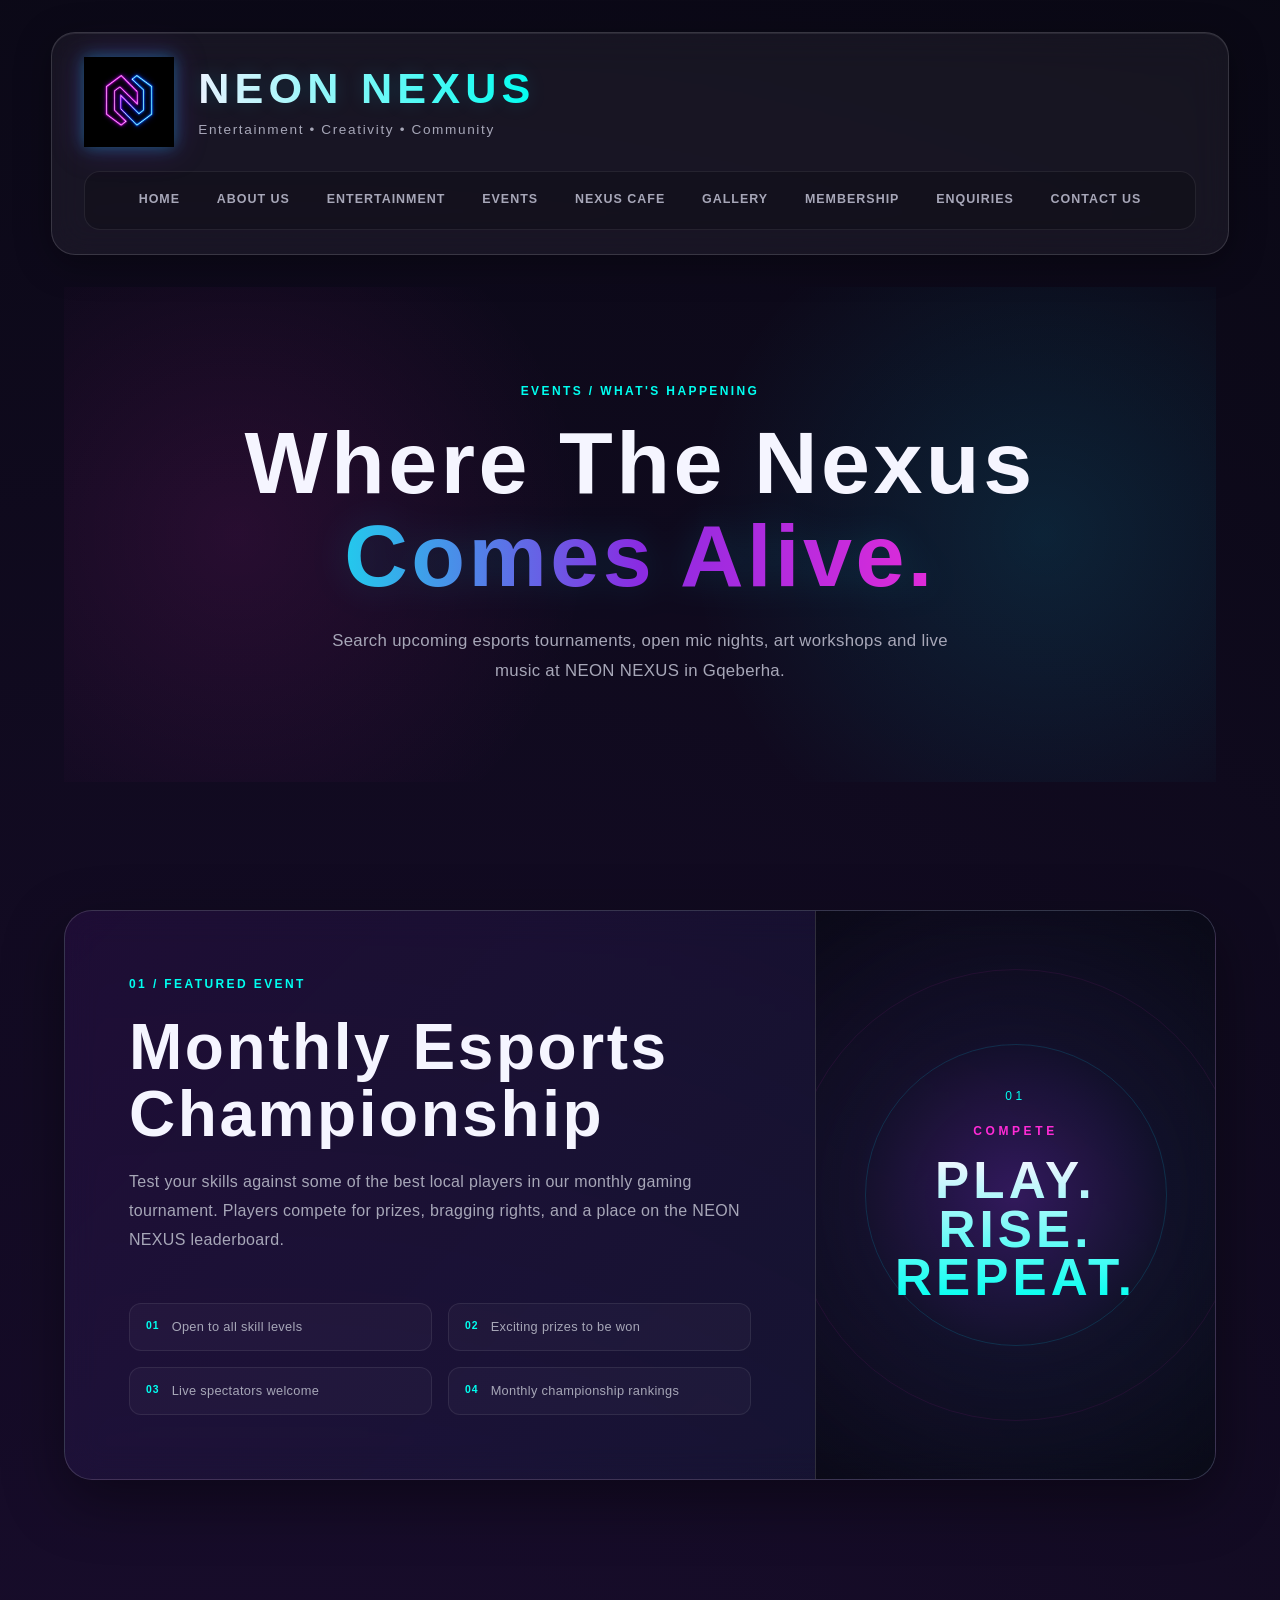
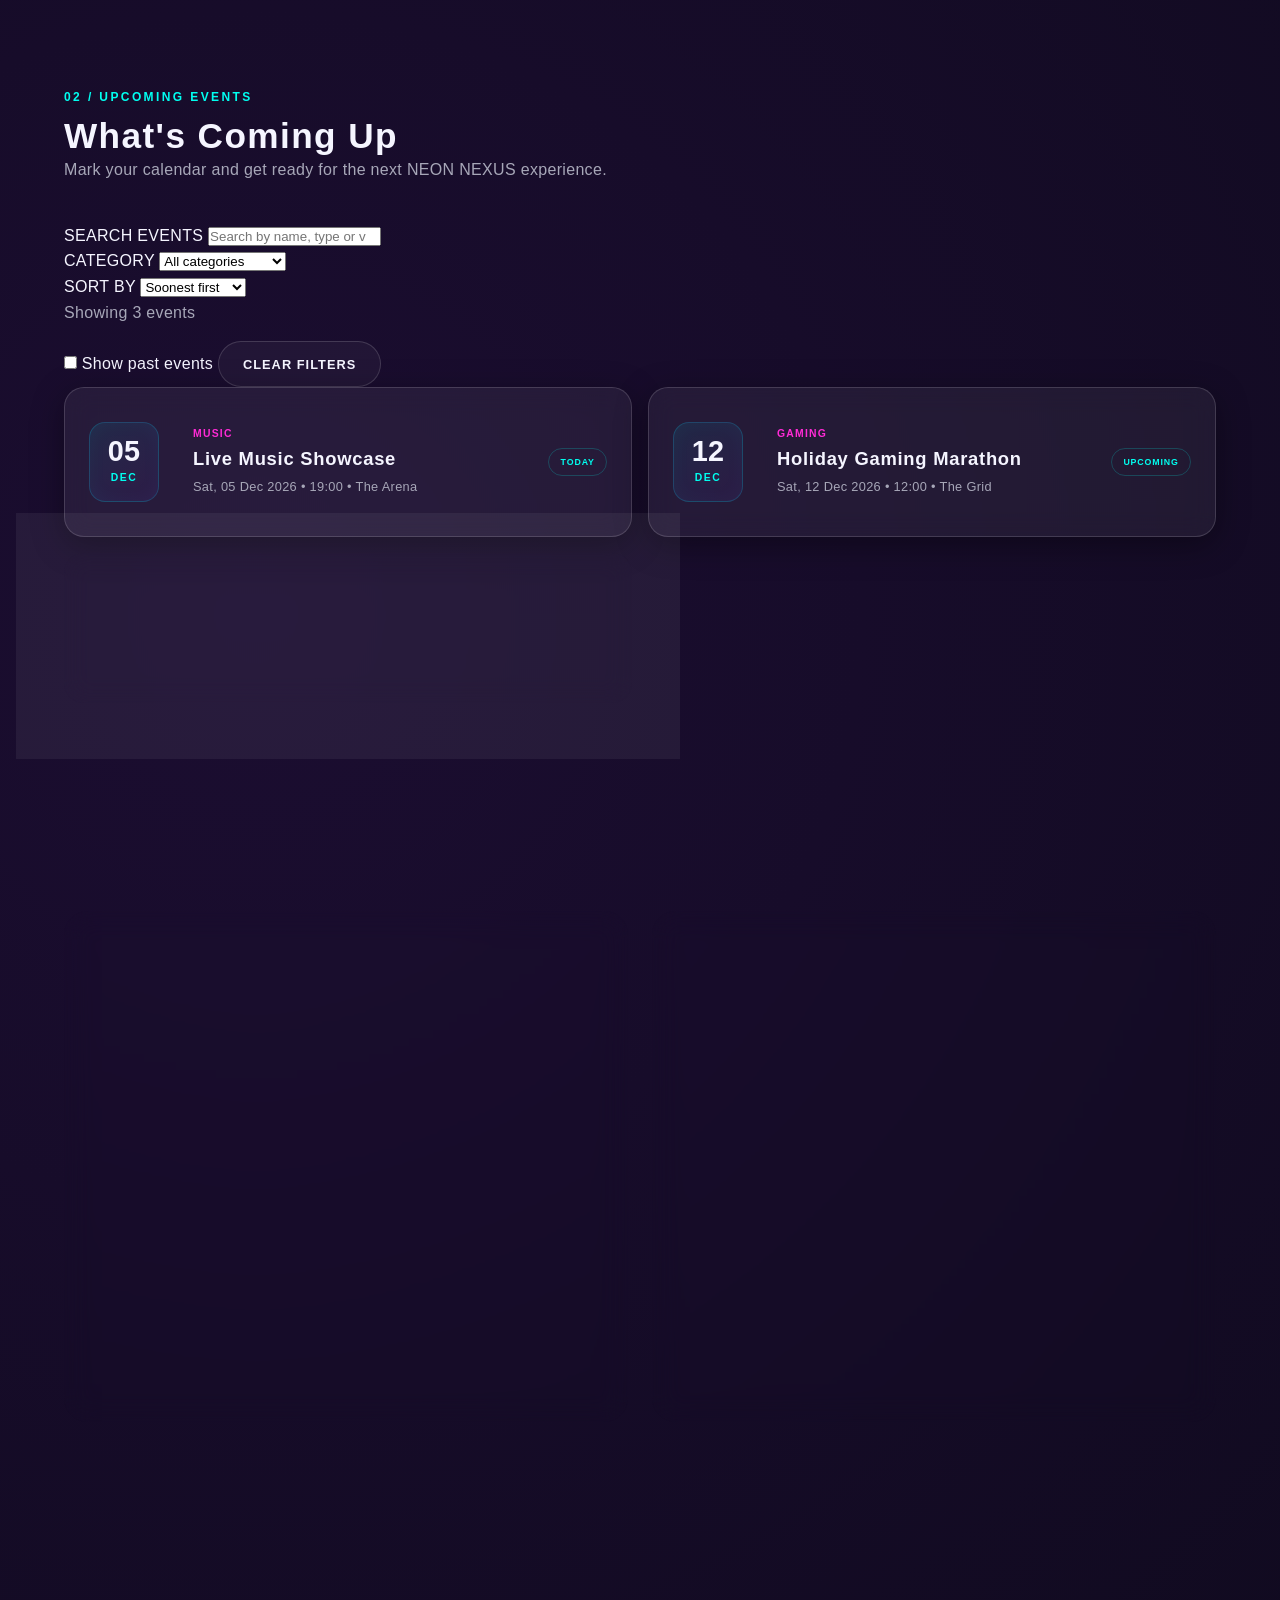
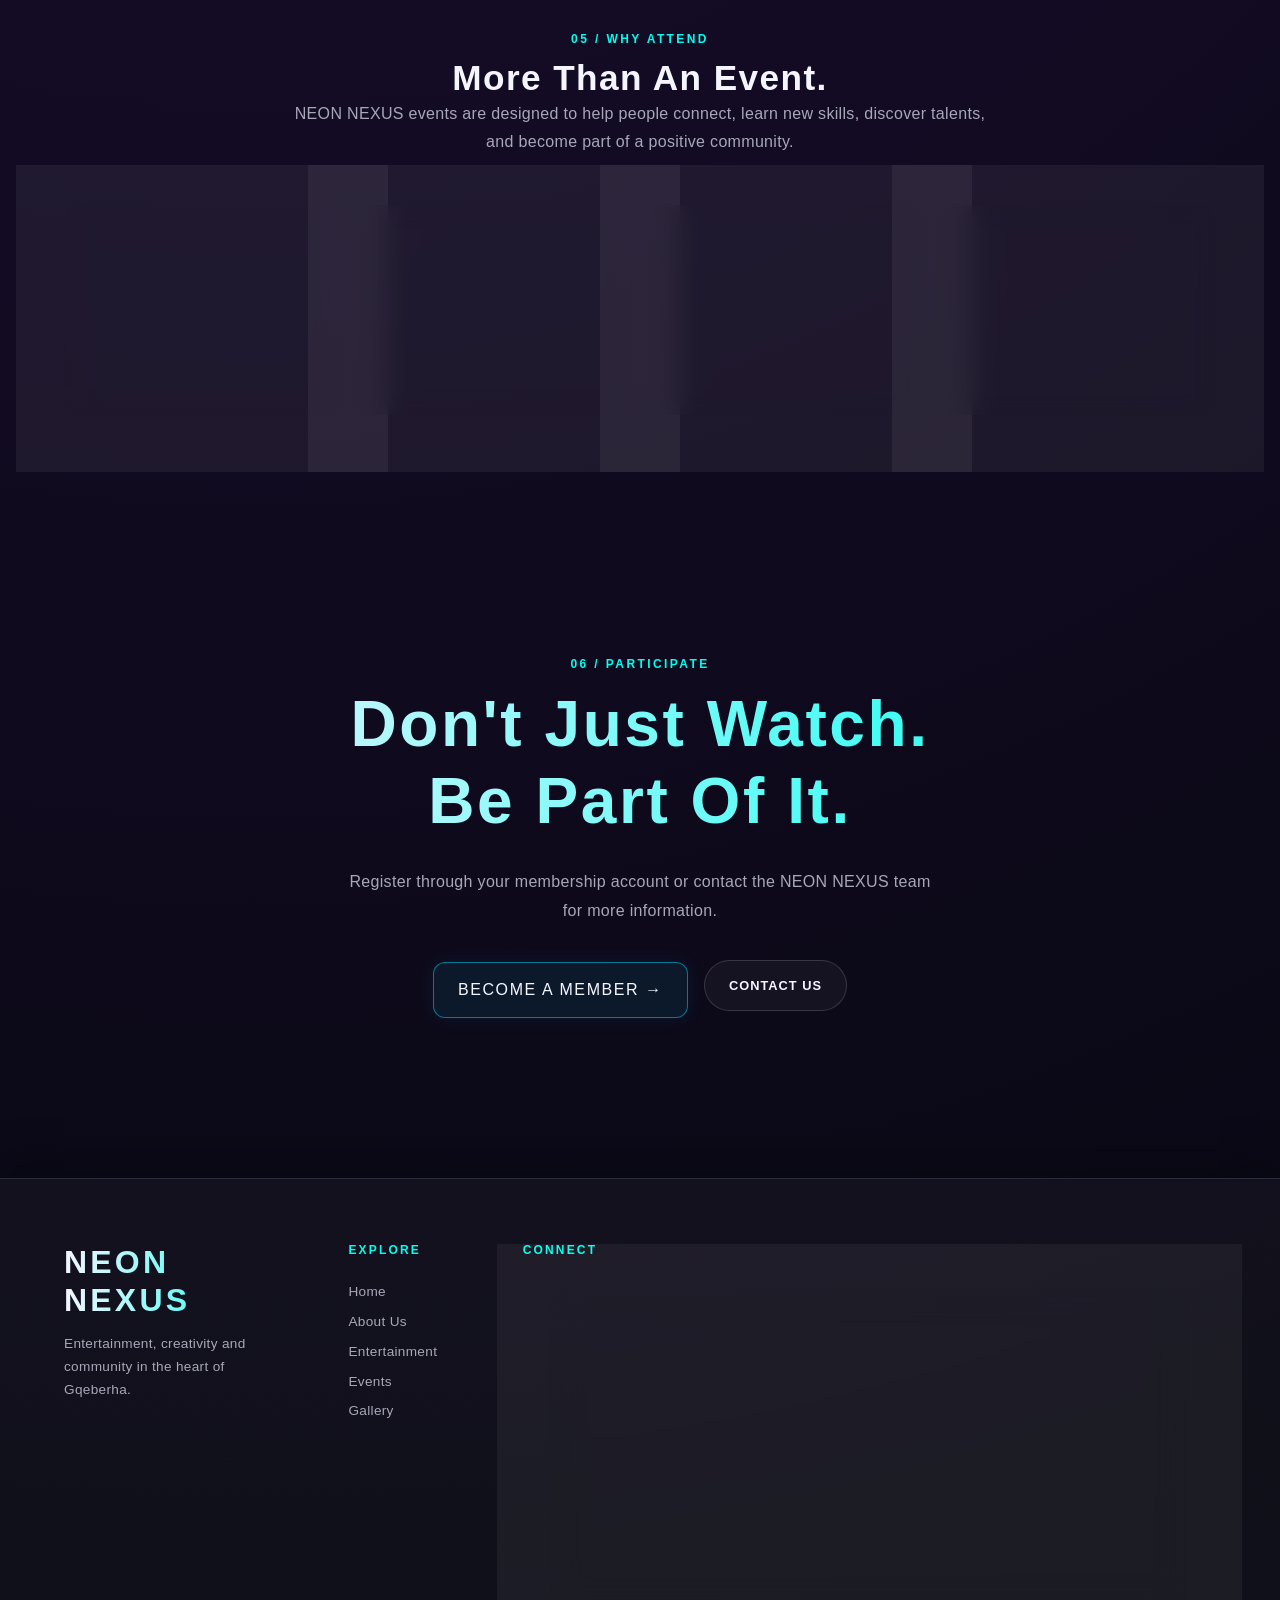
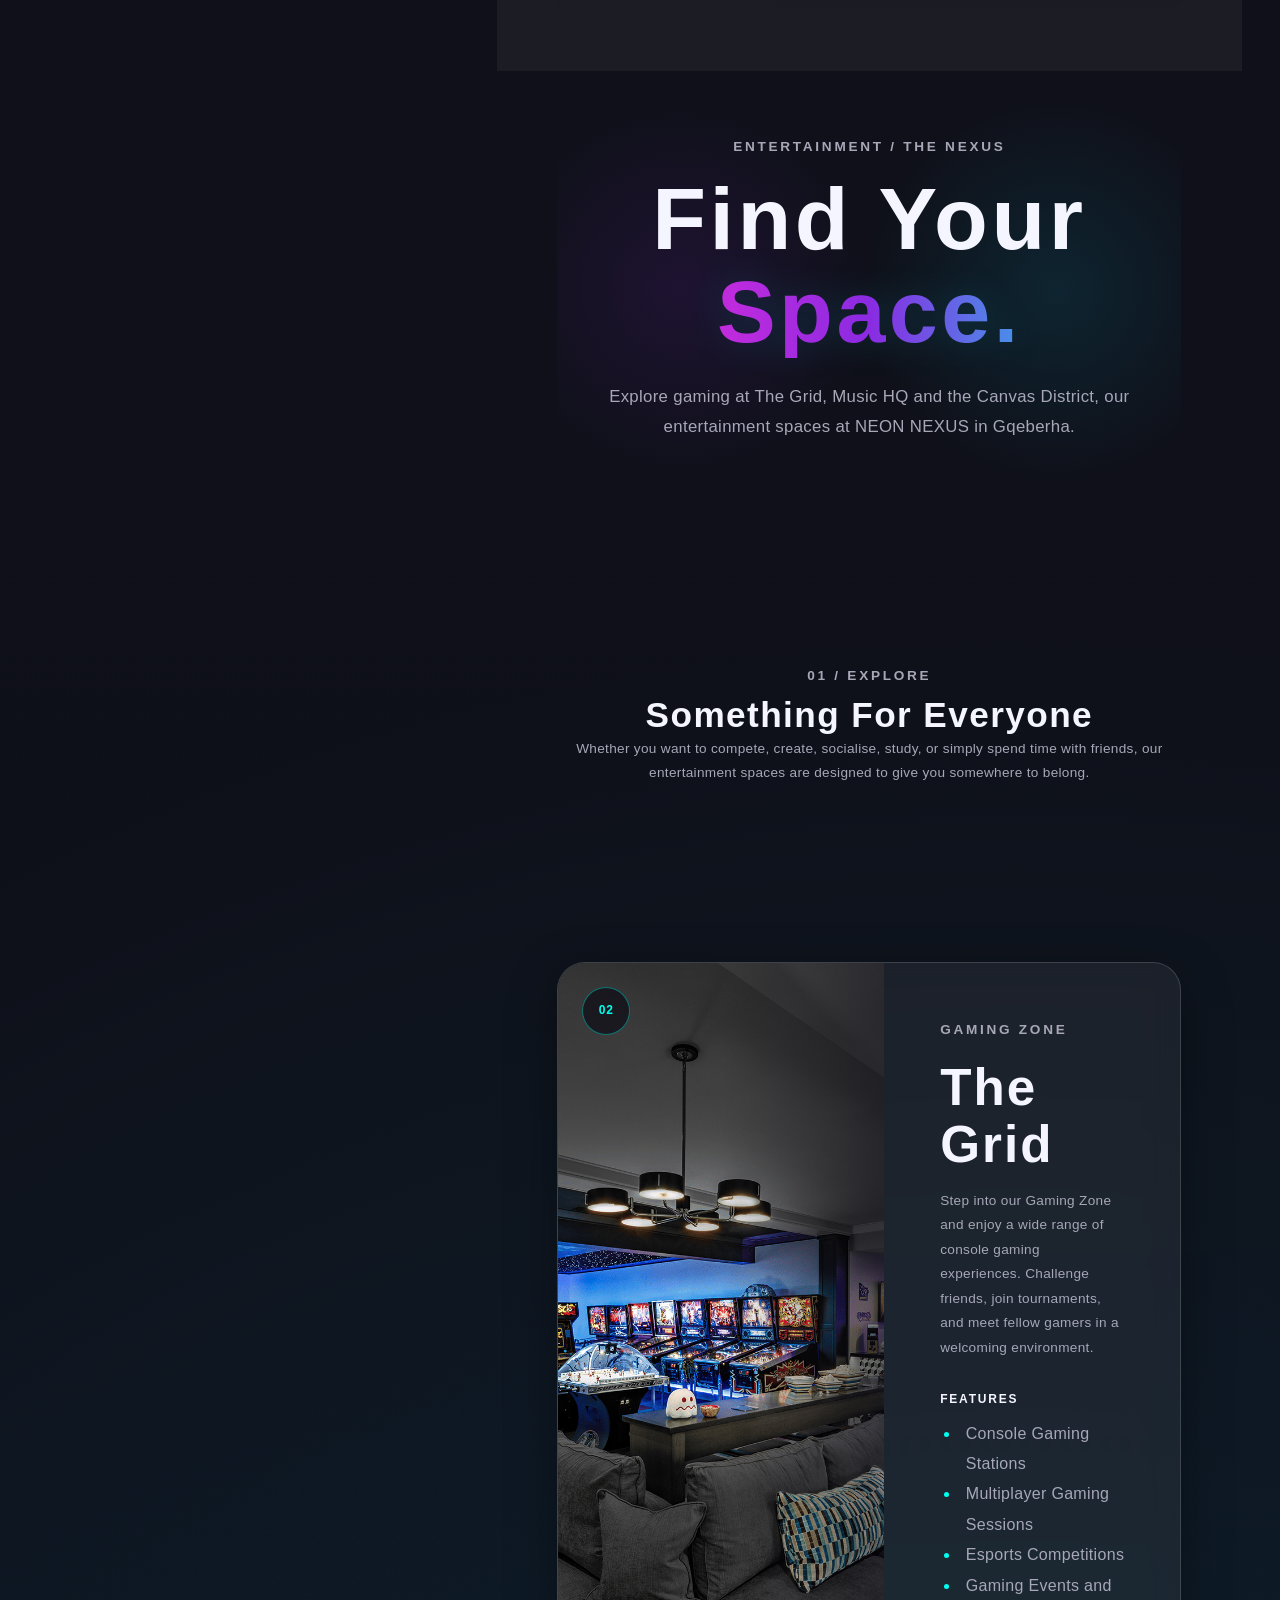
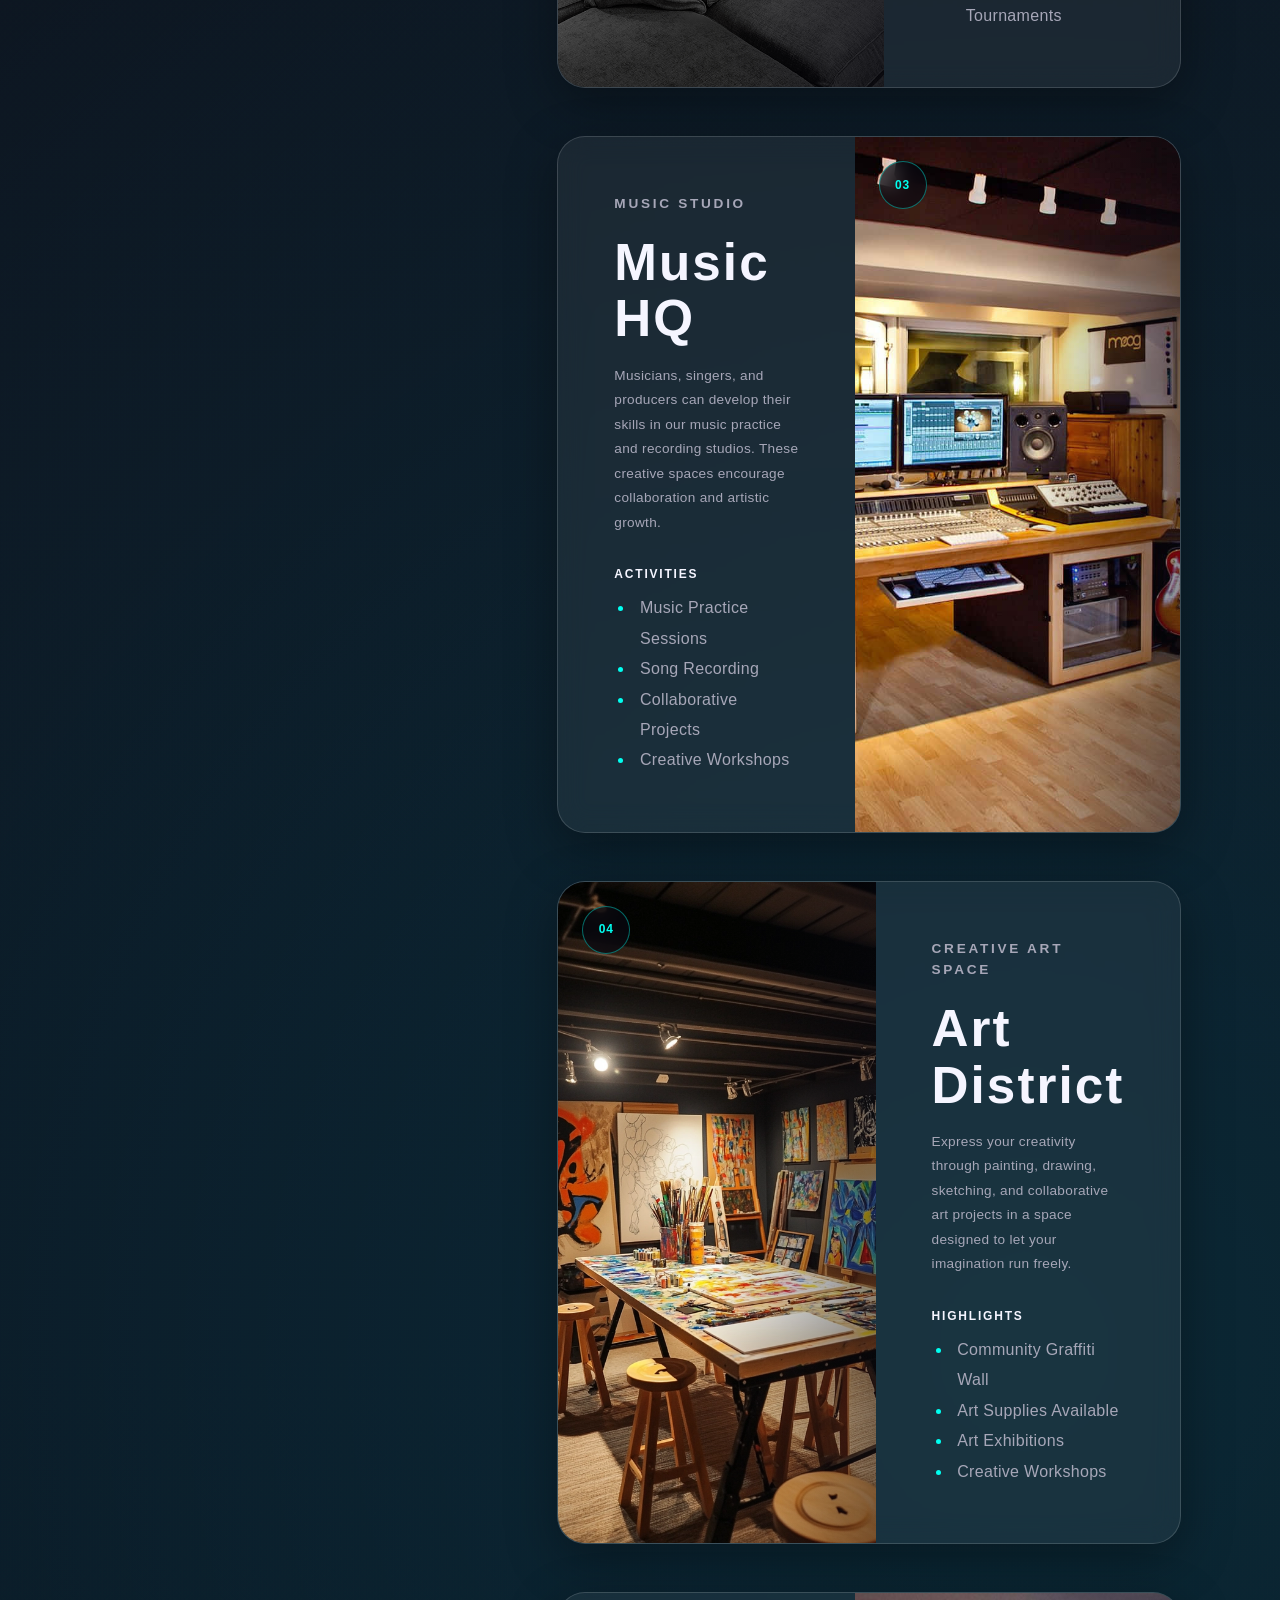
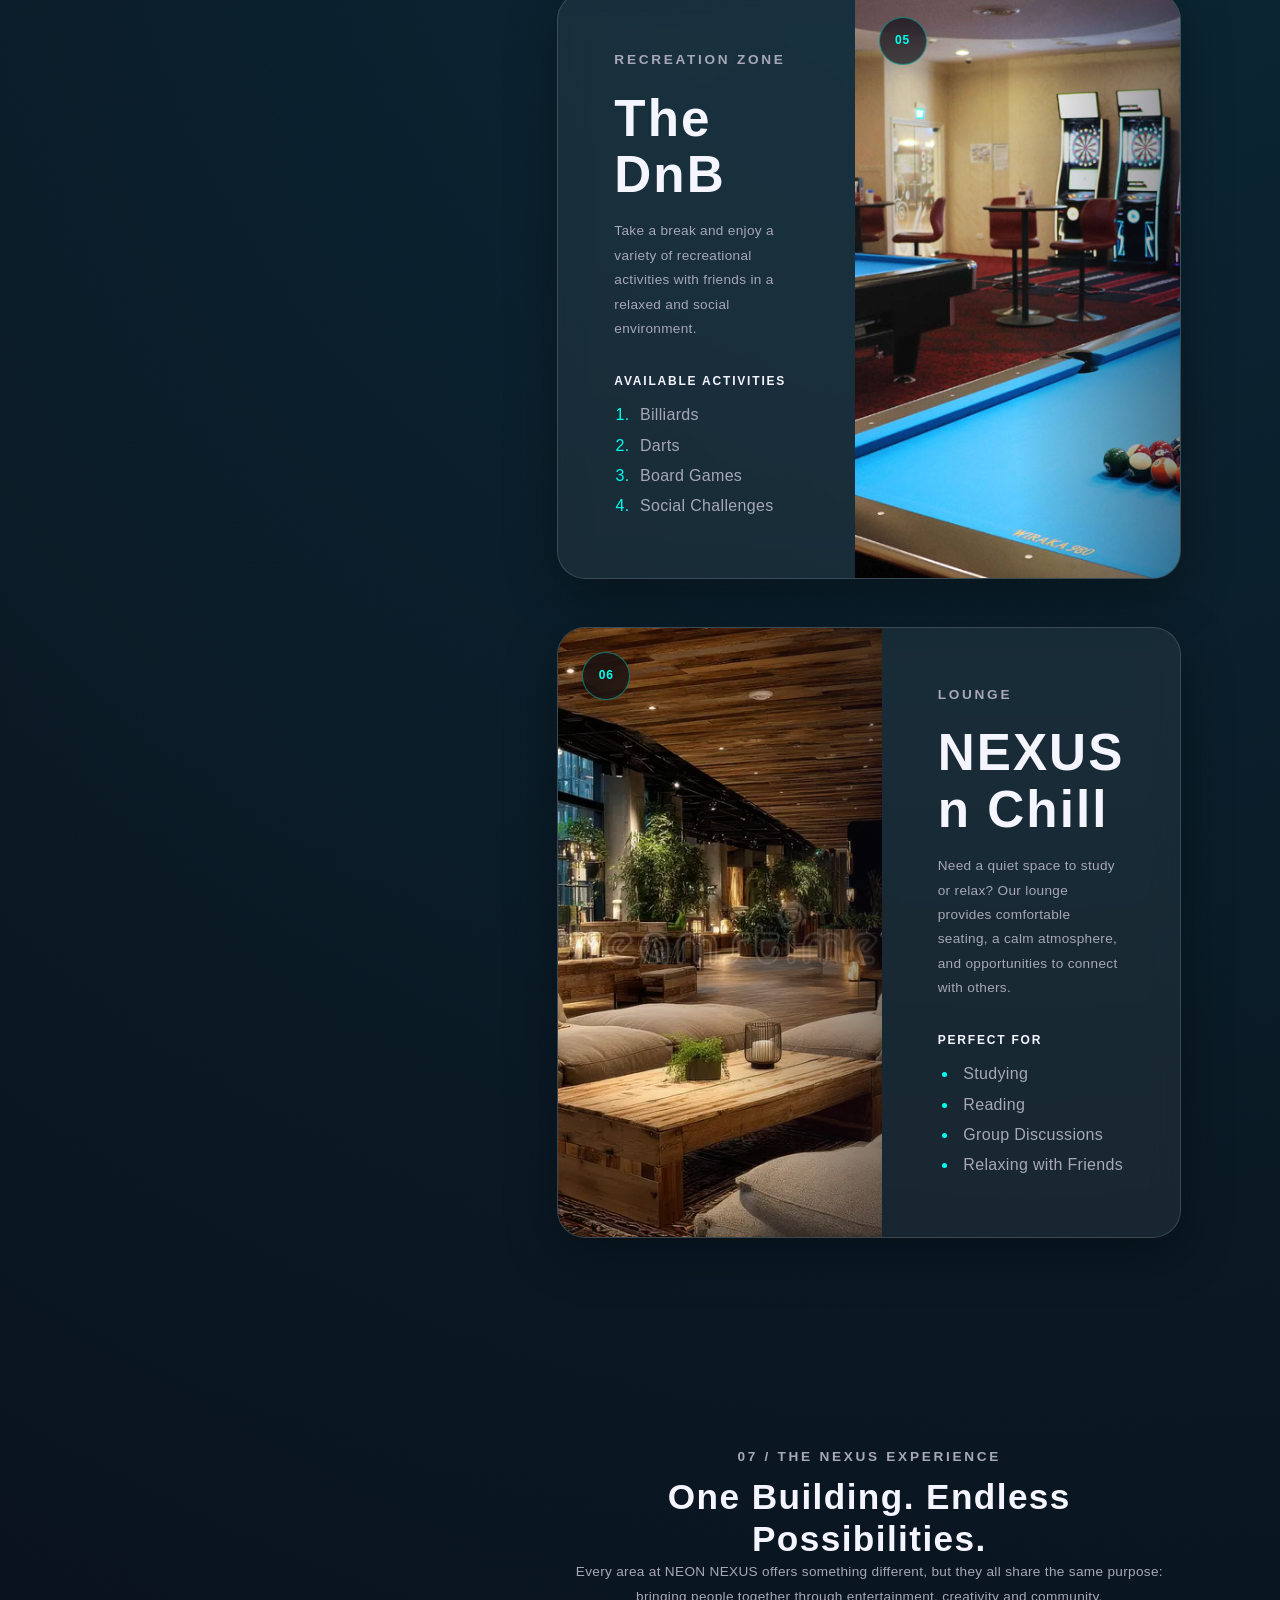
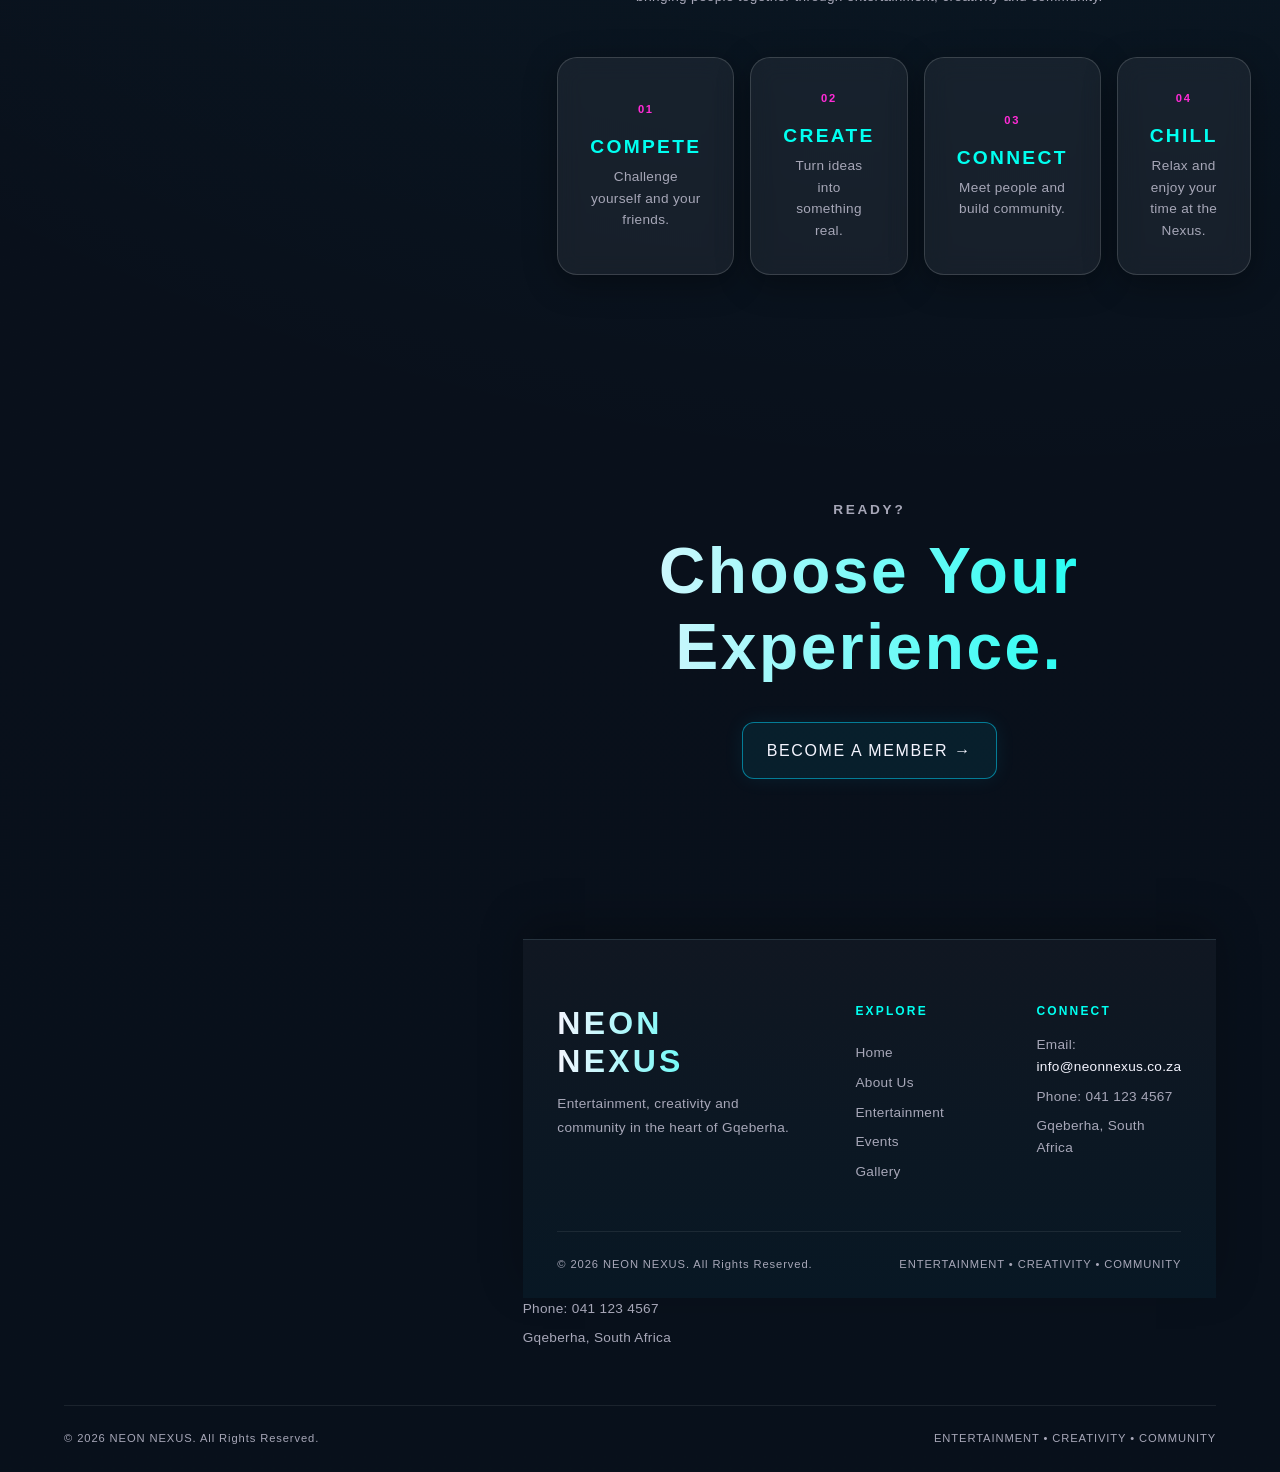
<file: Pages/events.html>
<!DOCTYPE html>
<html lang="en">

<head>

    <meta charset="UTF-8">
    <meta name="viewport" content="width=device-width, initial-scale=1.0">

    <title>Events & Tournaments | NEON NEXUS Gqeberha</title>
    <meta name="description" content="Search upcoming esports tournaments, open mic nights, art workshops and live music at NEON NEXUS in Gqeberha.">
    <meta name="keywords" content="esports tournament, open mic night, art workshop, live music, youth events, Gqeberha events, NEON NEXUS">

    <meta property="og:title" content="Events & Tournaments | NEON NEXUS Gqeberha">
    <meta property="og:description" content="Esports tournaments, open mic nights, art workshops and live music in Gqeberha.">
    <meta property="og:type" content="website">
    <meta property="og:url" content="https://hay-67.github.io/Website/Pages/events.html">

    <link rel="stylesheet" href="../Assets/css/styles.css">

</head>


<body>


    <!-- Website Header -->
    <header class="site-header">

        <!-- Company Logo and Name -->
        <div class="logo-area">

            <img src="../Assets/Images/neon-nexus-logo.png"
                alt="NEON NEXUS entertainment and creative hub logo"
                width="150">

            <div class="brand-text">

                <h1>NEON NEXUS</h1>

                <p>Entertainment • Creativity • Community</p>

            </div>

        </div>


        <!-- Navigation -->
        <nav class="main-navigation">

            <a href="../index.html">HOME</a>

            <a href="about-us.html">ABOUT US</a>

            <a href="entertainment.html">ENTERTAINMENT</a>

            <a href="events.html">EVENTS</a>

            <a href="NEXUSCafe.html">NEXUS CAFE</a>

            <a href="gallery.html">GALLERY</a>

            <a href="membership.html">MEMBERSHIP</a>

            <a href="enquiry.html" > ENQUIRIES</a>

            <a href="contact.html">CONTACT US</a>

        </nav>

    </header>


    <!-- Main Content -->
    <main>


        <!-- Events Hero -->
        <section class="page-hero events-hero">

            <div class="page-hero-content">

                <p class="section-label">EVENTS / WHAT'S HAPPENING</p>

                <h2>
                    Where The Nexus
                    <span>Comes Alive.</span>
                </h2>

                <p>
                    Search upcoming esports tournaments, open mic nights, 
                    art workshops and live music at NEON NEXUS in Gqeberha.
                </p>

            </div>

        </section>


        <!-- Featured Tournament -->
        <section class="featured-event-section">

            <div class="featured-event-panel">

                <div class="featured-event-content">

                    <p class="section-label">01 / FEATURED EVENT</p>

                    <h2>Monthly Esports Championship</h2>

                    <p>
                        Test your skills against some of the best local
                        players in our monthly gaming tournament. Players
                        compete for prizes, bragging rights, and a place
                        on the NEON NEXUS leaderboard.
                    </p>


                    <div class="event-features">

                        <div>
                            <span>01</span>
                            <p>Open to all skill levels</p>
                        </div>

                        <div>
                            <span>02</span>
                            <p>Exciting prizes to be won</p>
                        </div>

                        <div>
                            <span>03</span>
                            <p>Live spectators welcome</p>
                        </div>

                        <div>
                            <span>04</span>
                            <p>Monthly championship rankings</p>
                        </div>

                    </div>

                </div>


                <div class="featured-event-visual">

                    <span class="event-glow-number">01</span>

                    <p>COMPETE</p>

                    <h3>PLAY.<br>RISE.<br>REPEAT.</h3>

                </div>

            </div>

        </section>


        <!-- Upcoming Events -->
        <section class="upcoming-events-section">

            <div class="section-heading">

                <p class="section-label">02 / UPCOMING EVENTS</p>

                <h2>What's Coming Up</h2>

                <p>
                    Mark your calendar and get ready for the next
                    NEON NEXUS experience.
                </p>

            </div>


            <!-- Search and filter controls -->
            <div class="event-controls" role="search" aria-label="Search and filter events">

                <div class="event-field">
                    <label for="eventSearch">SEARCH EVENTS</label>
                    <input type="search" id="eventSearch" placeholder="Search by name, type or venue" autocomplete="off">
                </div>

                <div class="event-field">
                    <label for="eventCategory">CATEGORY</label>
                    <select id="eventCategory">
                        <option value="all">All categories</option>
                    </select>
                </div>

                <div class="event-field">
                    <label for="eventSort">SORT BY</label>
                    <select id="eventSort">
                        <option value="soonest">Soonest first</option>
                        <option value="latest">Latest first</option>
                        <option value="title">Name (A to Z)</option>
                    </select>
                </div>

            </div>

            <div class="event-toolbar">
                <p class="event-count" id="eventCount" aria-live="polite"></p>

                <label class="event-switch">
                    <input type="checkbox" id="eventPast">
                    Show past events
                </label>

                <button type="button" class="secondary-button event-clear" id="eventClear" hidden>
                    CLEAR FILTERS
                </button>
            </div>

            <!-- Event cards are built from Assets/data/events.json by events.js -->
            <div class="event-grid" id="eventList"></div>

            <noscript>
                <p>Please turn on JavaScript to see the event list, or contact us for upcoming dates.</p>
            </noscript>

        </section>


        <!-- Open Mic & Art -->
        <section class="event-experiences">


            <!-- Open Mic -->
            <article class="event-experience-card">

                <div class="event-experience-number">
                    03
                </div>

                <div>

                    <p class="section-label">LIVE PERFORMANCE</p>

                    <h2>Open Mic Nights</h2>

                    <p>
                        Musicians, singers, poets, and performers are
                        invited to showcase their talents during our
                        popular Open Mic Nights. These events provide
                        a welcoming platform for self-expression and
                        community engagement.
                    </p>

                </div>

            </article>


            <!-- Art Events -->
            <article class="event-experience-card">

                <div class="event-experience-number">
                    04
                </div>

                <div>

                    <p class="section-label">CREATIVE EXPERIENCES</p>

                    <h2>Creative Workshops & Art Events</h2>

                    <p>
                        Our workshops encourage visitors to explore
                        their creativity through painting, sketching,
                        design, and collaborative community projects.
                    </p>

                    <ol>

                        <li>Painting Workshops</li>

                        <li>Drawing Sessions</li>

                        <li>Community Art Projects</li>

                        <li>Graffiti Wall Activities</li>

                    </ol>

                </div>

            </article>


        </section>


        <!-- Why Attend -->
        <section class="why-attend-section">

            <div class="section-heading">

                <p class="section-label">05 / WHY ATTEND</p>

                <h2>More Than An Event.</h2>

                <p>
                    NEON NEXUS events are designed to help people
                    connect, learn new skills, discover talents,
                    and become part of a positive community.
                </p>

            </div>


            <div class="why-attend-grid">


                <div class="glass-panel why-attend-card">

                    <span>01</span>

                    <h3>CONNECT</h3>

                    <p>
                        Meet new people and build connections.
                    </p>

                </div>


                <div class="glass-panel why-attend-card">

                    <span>02</span>

                    <h3>GROW</h3>

                    <p>
                        Develop your skills and discover new talents.
                    </p>

                </div>


                <div class="glass-panel why-attend-card">

                    <span>03</span>

                    <h3>COMPETE</h3>

                    <p>
                        Take part in exciting competitions.
                    </p>

                </div>


                <div class="glass-panel why-attend-card">

                    <span>04</span>

                    <h3>EXPERIENCE</h3>

                    <p>
                        Enjoy live entertainment and creative events.
                    </p>

                </div>


            </div>

        </section>


        <!-- Registration -->
        <section class="page-cta">

            <p class="section-label">06 / PARTICIPATE</p>

            <h2>Don't Just Watch.<br>Be Part Of It.</h2>

            <p class="cta-description">
                Register through your membership account or contact
                the NEON NEXUS team for more information.
            </p>

            <div class="cta-buttons">

                <a href="membership.html" class="hero-button">
                    BECOME A MEMBER →
                </a>

                <a href="contact.html" class="secondary-button">
                    CONTACT US
                </a>

            </div>

        </section>


    </main>


    <!-- Footer -->
    <footer class="site-footer">

        <div class="footer-main">


            <!-- Brand -->
            <div class="footer-brand">

                <h2>NEON NEXUS</h2>

                <p>
                    Entertainment, creativity and community
                    in the heart of Gqeberha.
                </p>

            </div>


            <!-- Quick Links -->
            <div class="footer-links">

                <h3>EXPLORE</h3>

                <a href="../index.html">Home</a>

                <a href="about-us.html">About Us</a>

                <a href="entertainment.html">Entertainment</a>

                <a href="events.html">Events</a>

                <a href="gallery.html">Gallery</a>

            </div>


            <!-- Contact -->
            <div class="footer-contact">

                <h3>CONNECT</h3>

                <!DOCTYPE html>
<html lang="en">

<head>

    <meta charset="UTF-8">
    <meta name="viewport" content="width=device-width, initial-scale=1.0">

    <title>Entertainment | Gaming, Music Studio & Art Spaces</title>
    <meta name="description" content="Explore gaming at The Grid, Music HQ and the Art District, our entertainment spaces at NEON NEXUS in Gqeberha.">
    <meta name="keywords" content="gaming lounge, music studio, art space, multiplayer gaming, darts and billiards, creative spaces, Gqeberha">

    <meta property="og:title" content="Entertainment | Gaming, Music Studio & Art Spaces">
    <meta property="og:description" content="Gaming, a music studio, an art space and a chill lounge under one roof in Gqeberha.">
    <meta property="og:type" content="website">
    <meta property="og:url" content="https://hay-67.github.io/Website/Pages/entertainment.html">

    <link rel="stylesheet" href="../Assets/css/styles.css">

</head>


<body>


    <!-- Website Header -->
    <header class="site-header">

        <!-- Company Logo and Name -->
        <div class="logo-area">

            <img src="../Assets/Images/neon-nexus-logo.png"
                 alt="NEON NEXUS entertainment and creative hub logo"
                 width="150">

            <div class="brand-text">

                <h1>NEON NEXUS</h1>

                <p>Entertainment • Creativity • Community</p>

            </div>

        </div>


        <!-- Navigation -->
        <nav class="main-navigation">

            <a href="../index.html">HOME</a>

            <a href="about-us.html">ABOUT US</a>

            <a href="entertainment.html">ENTERTAINMENT</a>

            <a href="events.html">EVENTS</a>

            <a href="NEXUSCafe.html">NEXUS CAFE</a>

            <a href="gallery.html">GALLERY</a>

            <a href="membership.html">MEMBERSHIP</a>

            <a href="enquiry.html" > ENQUIRIES</a>

            <a href="contact.html">CONTACT US</a>

        </nav>

    </header>


    <!-- Main Content -->
    <main>


        <!-- Entertainment Hero -->
        <section class="page-hero entertainment-hero">

            <div class="page-hero-content">

                <p class="section-label">ENTERTAINMENT / THE NEXUS</p>

                <h2>
                    Find Your
                    <span>Space.</span>
                </h2>

                <p>
                    Explore gaming at The Grid, 
                    Music HQ and the Canvas District, our entertainment spaces at NEON NEXUS in Gqeberha.
                </p>

            </div>

        </section>


        <!-- Introduction -->
        <section class="entertainment-intro">

            <div class="section-heading">

                <p class="section-label">01 / EXPLORE</p>

                <h2>Something For Everyone</h2>

                <p>
                    Whether you want to compete, create, socialise, study,
                    or simply spend time with friends, our entertainment
                    spaces are designed to give you somewhere to belong.
                </p>

            </div>

        </section>


        <!-- Entertainment Areas -->
        <section class="entertainment-areas">


            <!-- The Grid -->
            <article class="entertainment-card">

                <div class="entertainment-image">

                    <img src="../Assets/Images/neon-nexus-gaming-grid.png"
                         alt="The Grid gaming area">

                    <span class="entertainment-number">02</span>

                </div>

                <div class="entertainment-content">

                    <p class="section-label">GAMING ZONE</p>

                    <h2>The Grid</h2>

                    <p>
                        Step into our Gaming Zone and enjoy a wide range
                        of console gaming experiences. Challenge friends,
                        join tournaments, and meet fellow gamers in a
                        welcoming environment.
                    </p>

                    <h3>FEATURES</h3>

                    <ul>

                        <li>Console Gaming Stations</li>

                        <li>Multiplayer Gaming Sessions</li>

                        <li>Esports Competitions</li>

                        <li>Gaming Events and Tournaments</li>

                    </ul>

                </div>

            </article>


            <!-- Music HQ -->
            <article class="entertainment-card reverse">

                <div class="entertainment-image">

                    <img src="../Assets/Images/neon-nexus-music-studio.jpg"
                         alt="Music HQ recording studio">

                    <span class="entertainment-number">03</span>

                </div>

                <div class="entertainment-content">

                    <p class="section-label">MUSIC STUDIO</p>

                    <h2>Music HQ</h2>

                    <p>
                        Musicians, singers, and producers can develop their
                        skills in our music practice and recording studios.
                        These creative spaces encourage collaboration and
                        artistic growth.
                    </p>

                    <h3>ACTIVITIES</h3>

                    <ul>

                        <li>Music Practice Sessions</li>

                        <li>Song Recording</li>

                        <li>Collaborative Projects</li>

                        <li>Creative Workshops</li>

                    </ul>

                </div>

            </article>


            <!-- Art District -->
            <article class="entertainment-card">

                <div class="entertainment-image">

                    <img src="../Assets/Images/neon-nexus-art-district.webp"
                         alt="Art District creative space">

                    <span class="entertainment-number">04</span>

                </div>

                <div class="entertainment-content">

                    <p class="section-label">CREATIVE ART SPACE</p>

                    <h2>Art District</h2>

                    <p>
                        Express your creativity through painting, drawing,
                        sketching, and collaborative art projects in a space
                        designed to let your imagination run freely.
                    </p>

                    <h3>HIGHLIGHTS</h3>

                    <ul>

                        <li>Community Graffiti Wall</li>

                        <li>Art Supplies Available</li>

                        <li>Art Exhibitions</li>

                        <li>Creative Workshops</li>

                    </ul>

                </div>

            </article>


            <!-- The DnB -->
            <article class="entertainment-card reverse">

                <div class="entertainment-image">

                    <img src="../Assets/Images/neon-nexus-darts-n-billiards.jpg"
                         alt="Darts and billiards recreation area">

                    <span class="entertainment-number">05</span>

                </div>

                <div class="entertainment-content">

                    <p class="section-label">RECREATION ZONE</p>

                    <h2>The DnB</h2>

                    <p>
                        Take a break and enjoy a variety of recreational
                        activities with friends in a relaxed and social
                        environment.
                    </p>

                    <h3>AVAILABLE ACTIVITIES</h3>

                    <ol>

                        <li>Billiards</li>

                        <li>Darts</li>

                        <li>Board Games</li>

                        <li>Social Challenges</li>

                    </ol>

                </div>

            </article>


            <!-- NEXUS n Chill -->
            <article class="entertainment-card">

                <div class="entertainment-image">

                    <img src="../Assets/Images/neon-nexus-lounge.webp"
                         alt="NEXUS n Chill lounge area">

                    <span class="entertainment-number">06</span>

                </div>

                <div class="entertainment-content">

                    <p class="section-label">LOUNGE</p>

                    <h2>NEXUS n Chill</h2>

                    <p>
                        Need a quiet space to study or relax? Our lounge
                        provides comfortable seating, a calm atmosphere,
                        and opportunities to connect with others.
                    </p>

                    <h3>PERFECT FOR</h3>

                    <ul>

                        <li>Studying</li>

                        <li>Reading</li>

                        <li>Group Discussions</li>

                        <li>Relaxing with Friends</li>

                    </ul>

                </div>

            </article>


        </section>


        <!-- Entertainment Overview -->
        <section class="entertainment-overview">

            <div class="section-heading">

                <p class="section-label">07 / THE NEXUS EXPERIENCE</p>

                <h2>One Building. Endless Possibilities.</h2>

                <p>
                    Every area at NEON NEXUS offers something different,
                    but they all share the same purpose: bringing people
                    together through entertainment, creativity and community.
                </p>

            </div>


            <div class="entertainment-stats">

                <div class="glass-panel entertainment-stat">

                    <span>01</span>

                    <h3>COMPETE</h3>

                    <p>
                        Challenge yourself and your friends.
                    </p>

                </div>


                <div class="glass-panel entertainment-stat">

                    <span>02</span>

                    <h3>CREATE</h3>

                    <p>
                        Turn ideas into something real.
                    </p>

                </div>


                <div class="glass-panel entertainment-stat">

                    <span>03</span>

                    <h3>CONNECT</h3>

                    <p>
                        Meet people and build community.
                    </p>

                </div>


                <div class="glass-panel entertainment-stat">

                    <span>04</span>

                    <h3>CHILL</h3>

                    <p>
                        Relax and enjoy your time at the Nexus.
                    </p>

                </div>

            </div>

        </section>


        <!-- Call To Action -->
        <section class="page-cta">

            <p class="section-label">READY?</p>

            <h2>Choose Your Experience.</h2>

            <a href="membership.html" class="hero-button">
                BECOME A MEMBER →
            </a>

        </section>


    </main>


    <!-- Footer -->
    <footer class="site-footer">

        <div class="footer-main">


            <!-- Brand -->
            <div class="footer-brand">

                <h2>NEON NEXUS</h2>

                <p>
                    Entertainment, creativity and community
                    in the heart of Gqeberha.
                </p>

            </div>


            <!-- Quick Links -->
            <div class="footer-links">

                <h3>EXPLORE</h3>

                <a href="../index.html">Home</a>

                <a href="about-us.html">About Us</a>

                <a href="entertainment.html">Entertainment</a>

                <a href="events.html">Events</a>

                <a href="gallery.html">Gallery</a>

            </div>


            <!-- Contact -->
            <div class="footer-contact">

                <h3>CONNECT</h3>

                <p>Email: <a href="mailto:info@neonnexus.co.za">info@neonnexus.co.za</a></p>

                <p>Phone: 041 123 4567</p>

                <p>Gqeberha, South Africa</p>

            </div>


        </div>


        <!-- Footer Bottom -->
        <div class="footer-bottom">

            <p>
                &copy; 2026 NEON NEXUS. All Rights Reserved.
            </p>

            <p>
                ENTERTAINMENT • CREATIVITY • COMMUNITY
            </p>

        </div>

    </footer>


</body>

</html>

                <p>Phone: 041 123 4567</p>

                <p>Gqeberha, South Africa</p>

            </div>


        </div>


        <!-- Footer Bottom -->
        <div class="footer-bottom">

            <p>
                &copy; 2026 NEON NEXUS. All Rights Reserved.
            </p>

            <p>
                ENTERTAINMENT • CREATIVITY • COMMUNITY
            </p>

        </div>

        <script src="../Assets/js/events.js"></script>

    </footer>


</body>

</html>
</file>
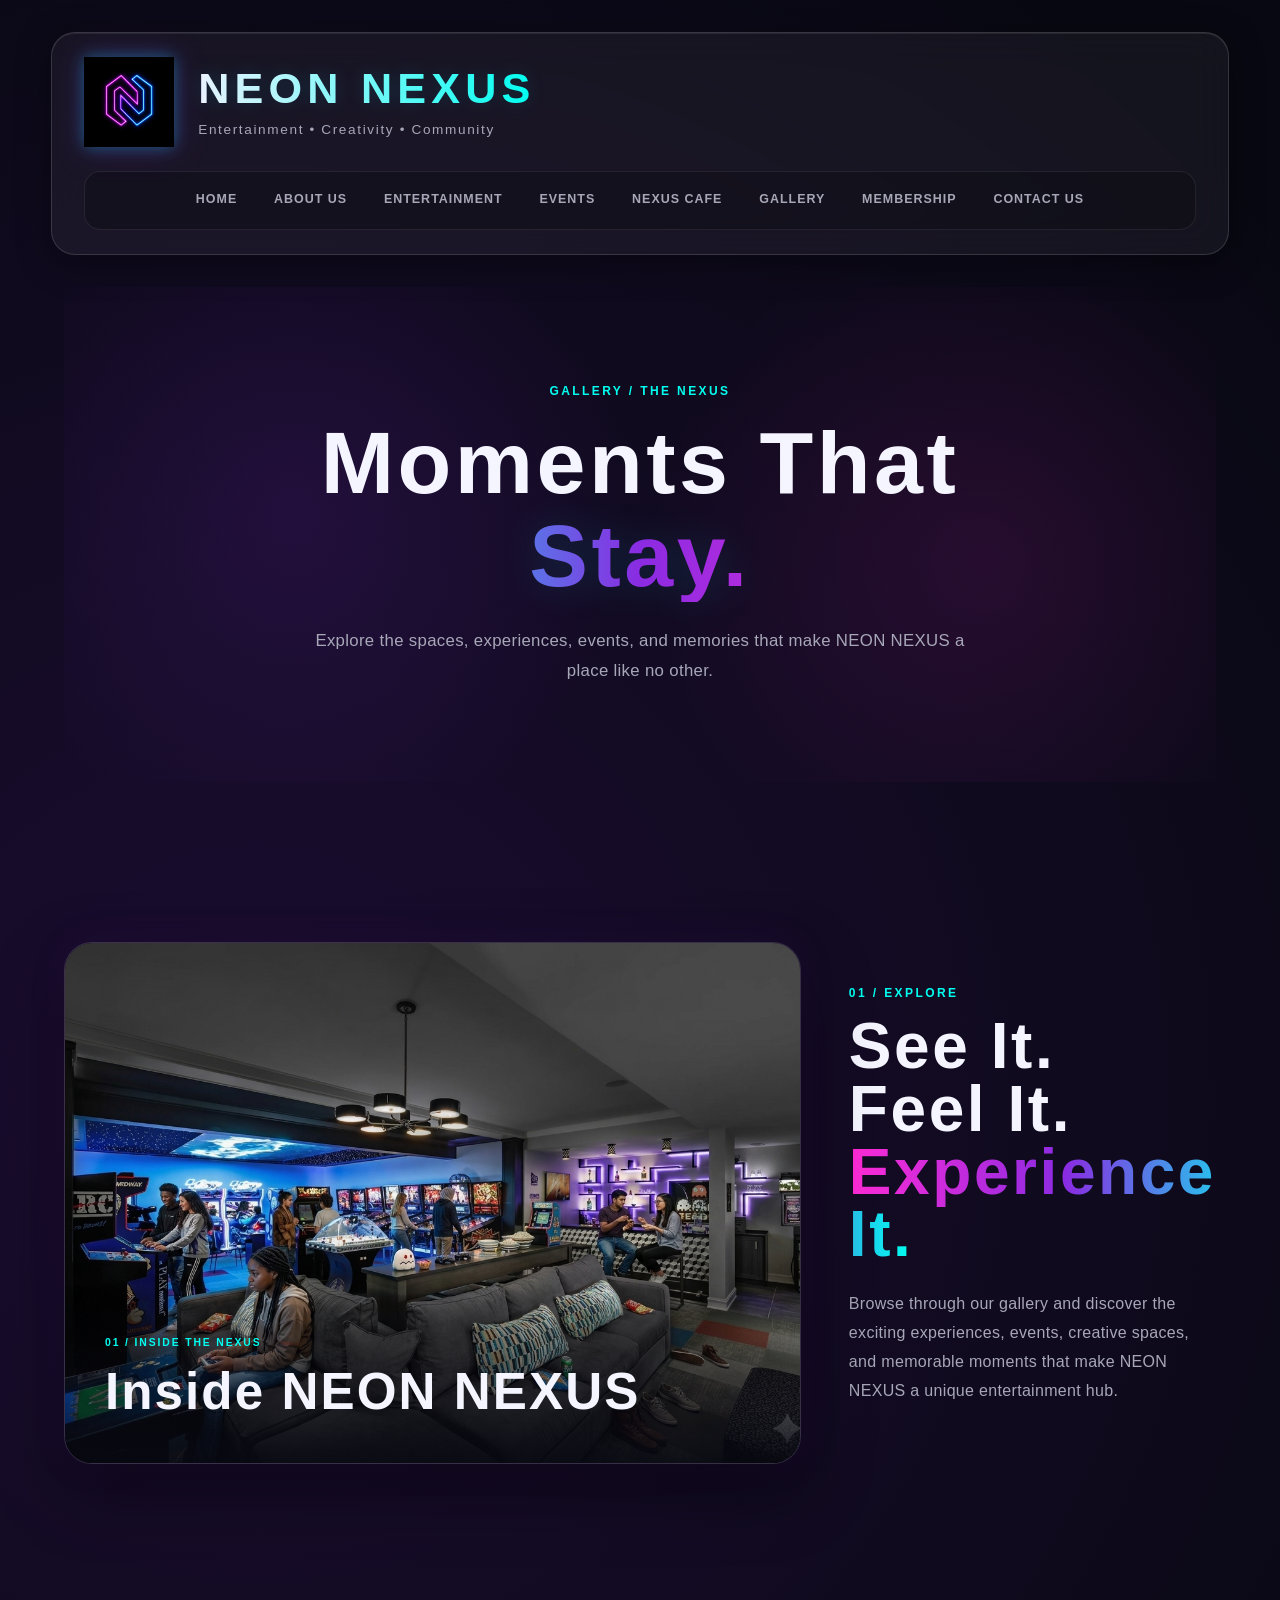
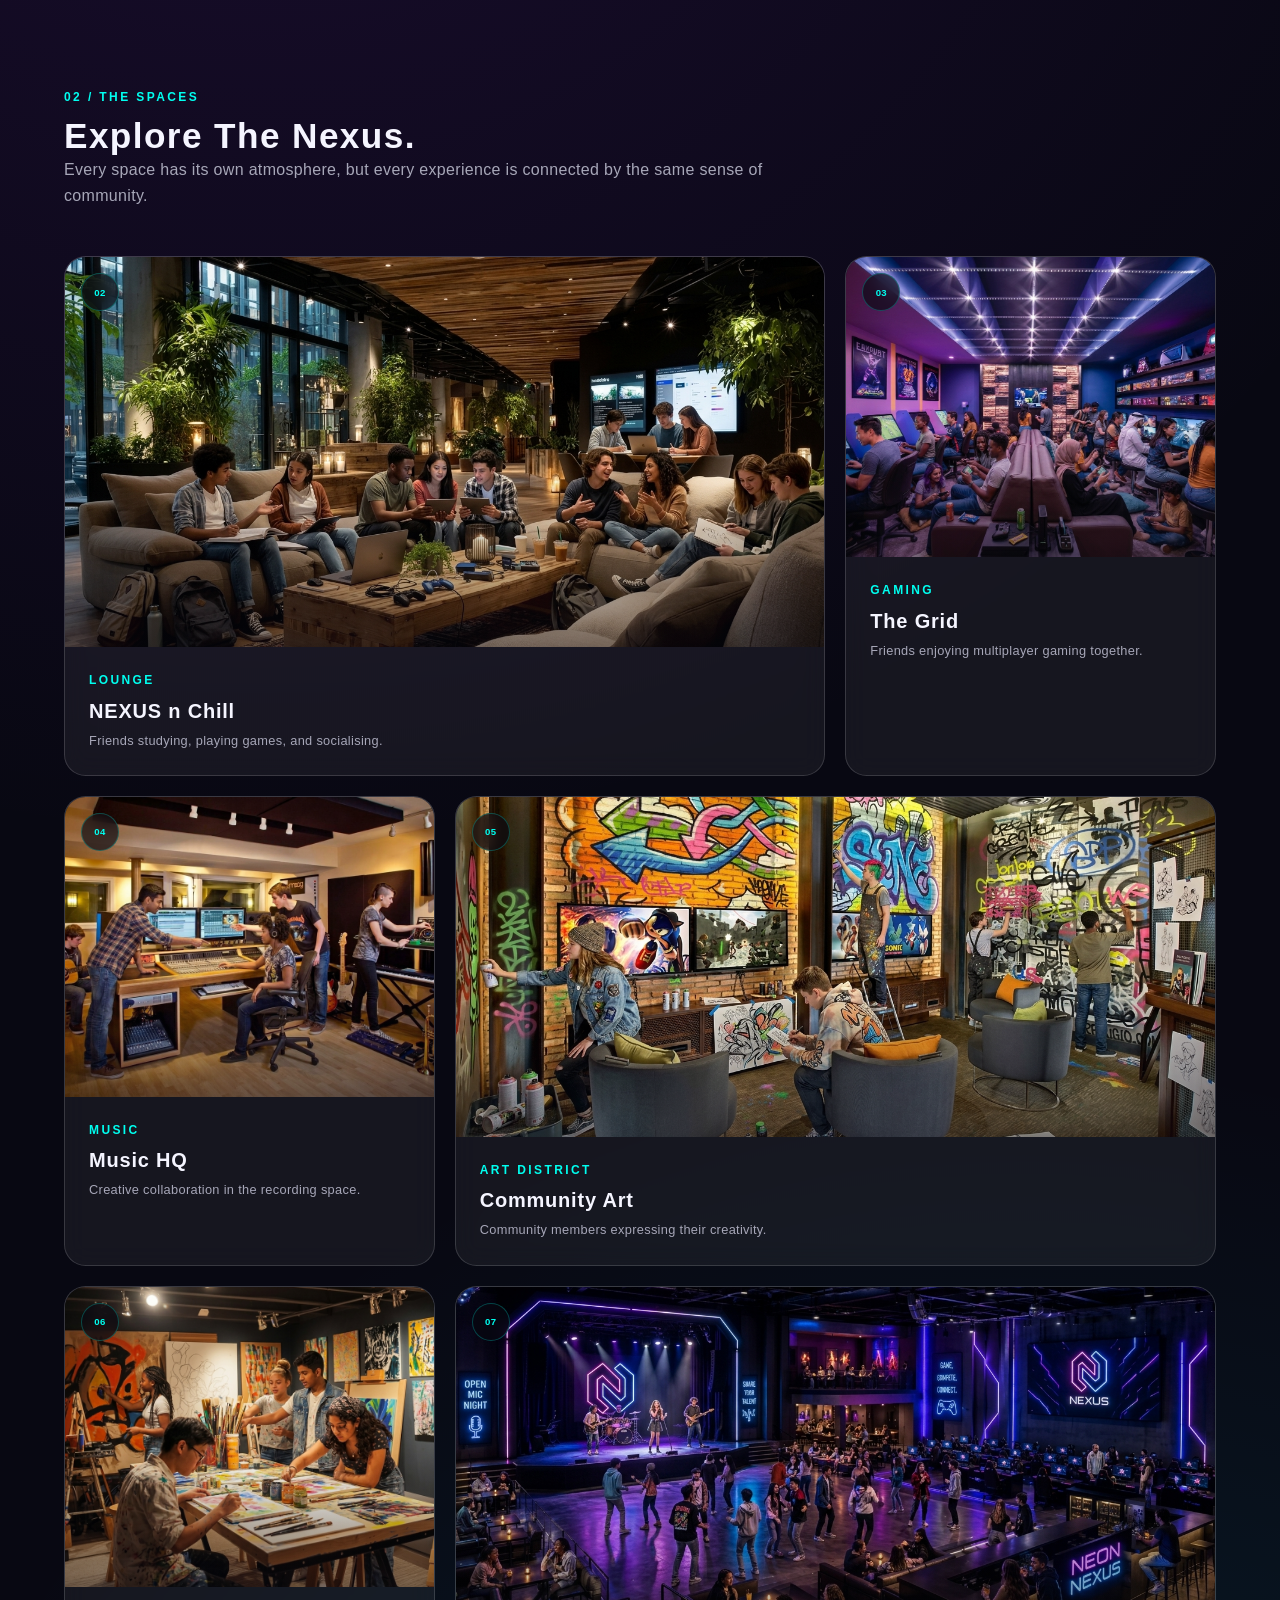
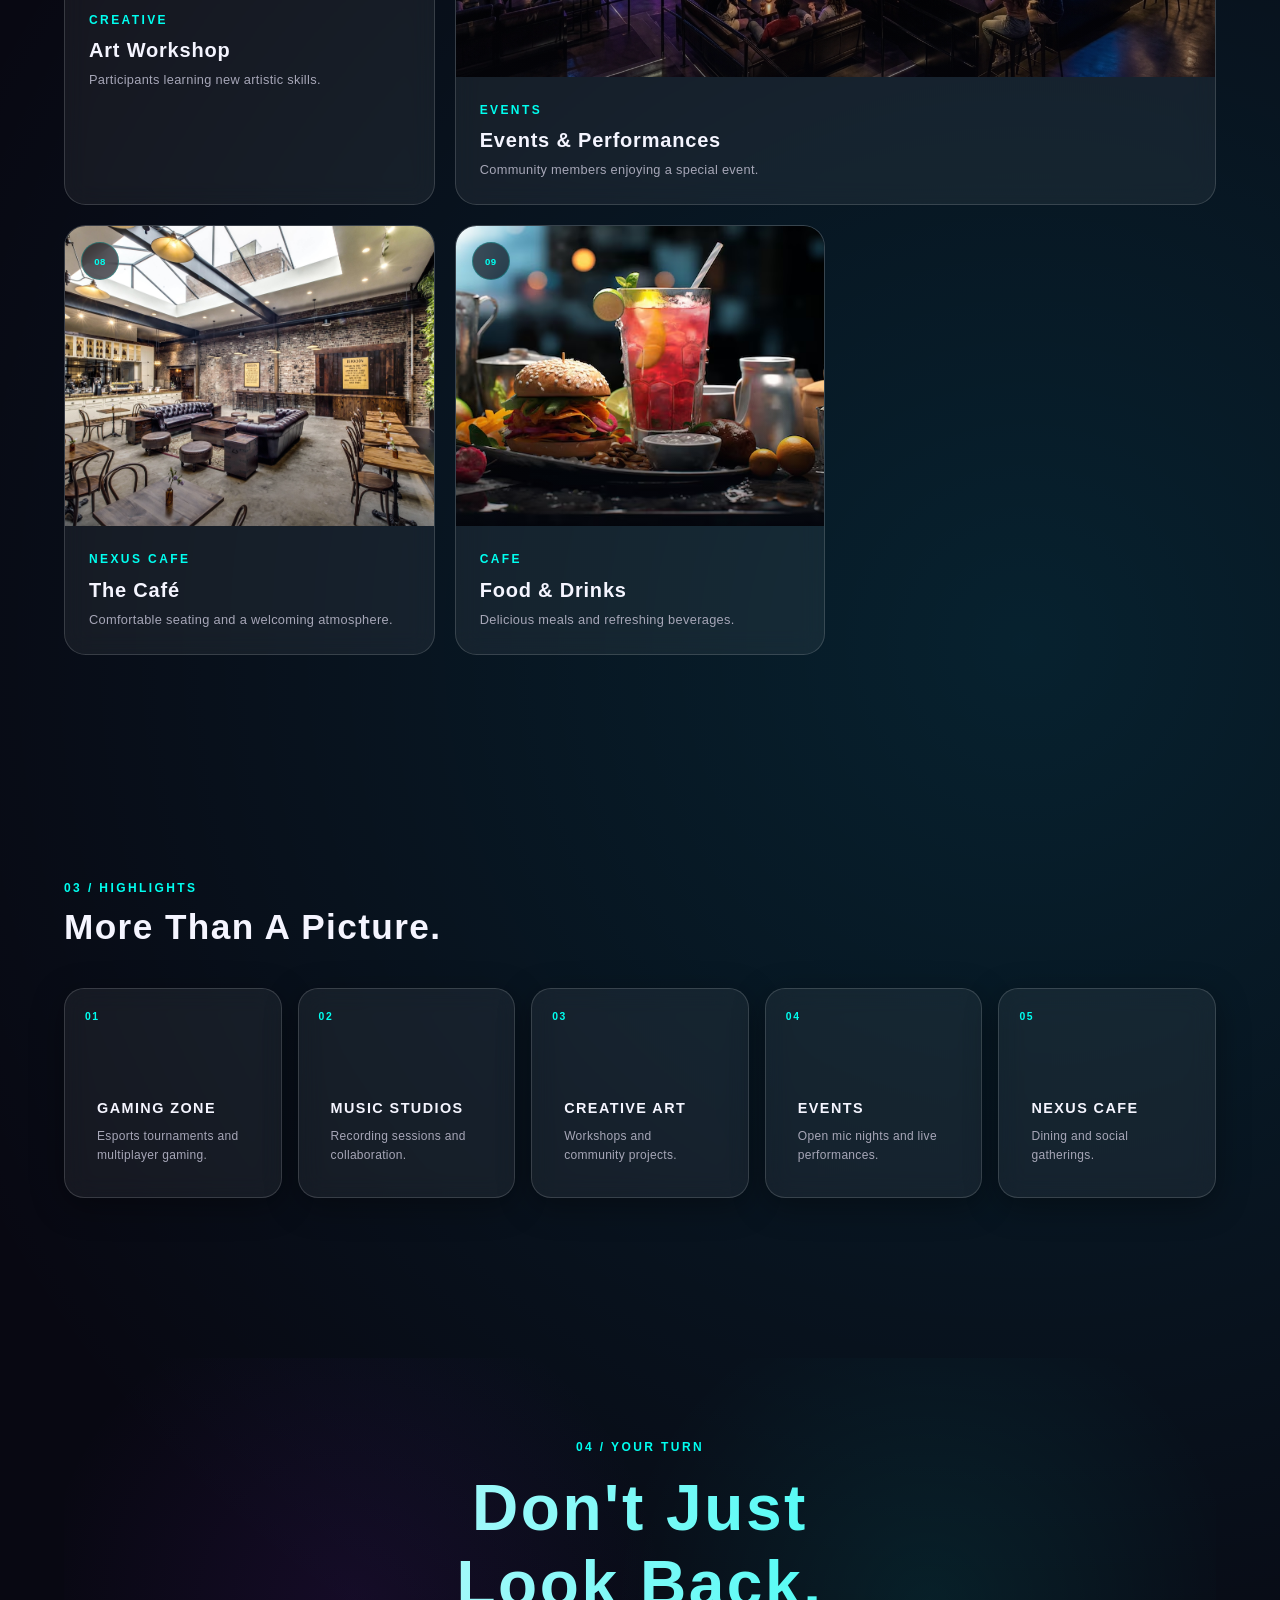
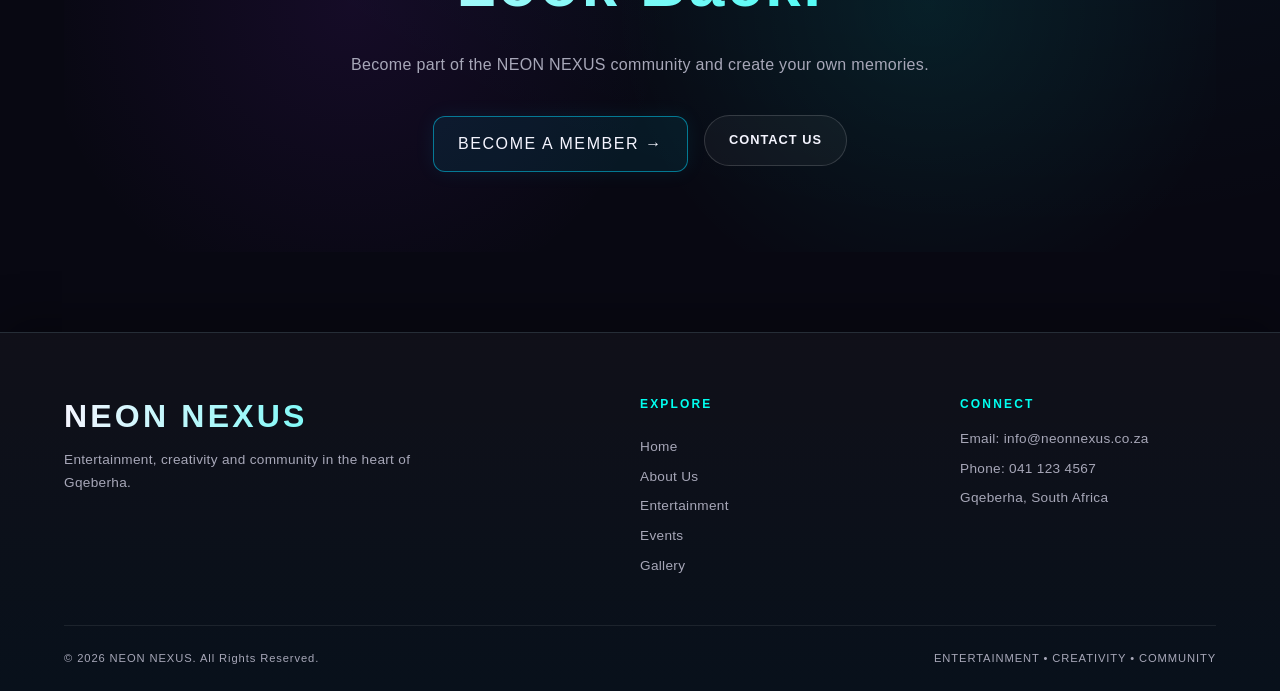
<file: Pages/Gallery.html>
<!DOCTYPE html>
<html lang="en">

<head>

    <meta charset="UTF-8">

    <meta name="viewport" content="width=device-width, initial-scale=1.0">

    <title>NEON NEXUS | GALLERY</title>

    <link rel="stylesheet" href="../Assets/css/styles.css">

</head>


<body>


<header class="site-header">

    <div class="logo-area">

        <img src="../Assets/Images/ChatGPT Image Aug 14, 2026, 12_57_40 PM.png"
             alt="NEON NEXUS Logo"
             width="150">

        <div class="brand-text">

            <h1>NEON NEXUS</h1>

            <p>Entertainment • Creativity • Community</p>

        </div>

    </div>


    <nav class="main-navigation">

        <a href="../index.html">HOME</a>

        <a href="about-us.html">ABOUT US</a>

        <a href="entertainment.html">ENTERTAINMENT</a>

        <a href="events.html">EVENTS</a>

        <a href="NEXUSCafe.html">NEXUS CAFE</a>

        <a href="gallery.html">GALLERY</a>

        <a href="membership.html">MEMBERSHIP</a>

        <a href="contact.html">CONTACT US</a>

    </nav>

</header>



<main>


    <!-- Gallery Hero -->

    <section class="page-hero gallery-hero">

        <div class="page-hero-content">

            <p class="section-label">
                GALLERY / THE NEXUS
            </p>

            <h2>
                Moments That <span>Stay.</span>
            </h2>

            <p>
                Explore the spaces, experiences, events, and memories
                that make NEON NEXUS a place like no other.
            </p>

        </div>

    </section>



    <!-- Featured Image -->

    <section class="gallery-feature">

        <div class="gallery-feature-image">

            <img src="../Assets/Images/IMG_5465.png"
                 alt="Visitors enjoying NEON NEXUS">

            <div class="gallery-image-overlay">

                <span>
                    01 / INSIDE THE NEXUS
                </span>

                <h2>
                    Inside NEON NEXUS
                </h2>

            </div>

        </div>


        <div class="gallery-feature-text">

            <p class="section-label">
                01 / EXPLORE
            </p>

            <h2>
                See It.<br>
                Feel It.<br>
                <span>Experience It.</span>
            </h2>

            <p>
                Browse through our gallery and discover the exciting
                experiences, events, creative spaces, and memorable
                moments that make NEON NEXUS a unique entertainment hub.
            </p>

        </div>

    </section>



    <!-- Gallery Grid -->

    <section class="gallery-section">

        <div class="section-heading">

            <p class="section-label">
                02 / THE SPACES
            </p>

            <h2>
                Explore The Nexus.
            </h2>

            <p>
                Every space has its own atmosphere, but every experience
                is connected by the same sense of community.
            </p>

        </div>


        <div class="gallery-grid">


            <!-- Lounge -->

            <article class="gallery-card gallery-large">

                <div class="gallery-image">

                    <img src="../Assets/Images/IMG_5467.png"
                         alt="NEXUS n Chill lounge area">

                    <span class="gallery-number">
                        02
                    </span>

                </div>

                <div class="gallery-card-content">

                    <p class="section-label">
                        LOUNGE
                    </p>

                    <h3>
                        NEXUS n Chill
                    </h3>

                    <p>
                        Friends studying, playing games, and socialising.
                    </p>

                </div>

            </article>



            <!-- Gaming -->

            <article class="gallery-card">

                <div class="gallery-image">

                    <img src="../Assets/Images/IMG_5466.png"
                         alt="The Grid gaming lounge">

                    <span class="gallery-number">
                        03
                    </span>

                </div>

                <div class="gallery-card-content">

                    <p class="section-label">
                        GAMING
                    </p>

                    <h3>
                        The Grid
                    </h3>

                    <p>
                        Friends enjoying multiplayer gaming together.
                    </p>

                </div>

            </article>



            <!-- Music -->

            <article class="gallery-card">

                <div class="gallery-image">

                    <img src="../Assets/Images/IMG_5468.png"
                         alt="Music HQ production space">

                    <span class="gallery-number">
                        04
                    </span>

                </div>

                <div class="gallery-card-content">

                    <p class="section-label">
                        MUSIC
                    </p>

                    <h3>
                        Music HQ
                    </h3>

                    <p>
                        Creative collaboration in the recording space.
                    </p>

                </div>

            </article>



            <!-- Art Wall -->

            <article class="gallery-card gallery-wide">

                <div class="gallery-image">

                    <img src="../Assets/Images/IMG_5464.png"
                         alt="Community art wall">

                    <span class="gallery-number">
                        05
                    </span>

                </div>

                <div class="gallery-card-content">

                    <p class="section-label">
                        ART DISTRICT
                    </p>

                    <h3>
                        Community Art
                    </h3>

                    <p>
                        Community members expressing their creativity.
                    </p>

                </div>

            </article>



            <!-- Art Workshop -->

            <article class="gallery-card">

                <div class="gallery-image">

                    <img src="../Assets/Images/IMG_5462.png"
                         alt="Art workshop">

                    <span class="gallery-number">
                        06
                    </span>

                </div>

                <div class="gallery-card-content">

                    <p class="section-label">
                        CREATIVE
                    </p>

                    <h3>
                        Art Workshop
                    </h3>

                    <p>
                        Participants learning new artistic skills.
                    </p>

                </div>

            </article>



            <!-- Events -->

            <article class="gallery-card gallery-large">

                <div class="gallery-image">

                    <img src="../Assets/Images/IMG_5461.png"
                         alt="NEON NEXUS community event">

                    <span class="gallery-number">
                        07
                    </span>

                </div>

                <div class="gallery-card-content">

                    <p class="section-label">
                        EVENTS
                    </p>

                    <h3>
                        Events & Performances
                    </h3>

                    <p>
                        Community members enjoying a special event.
                    </p>

                </div>

            </article>



            <!-- Cafe -->

            <article class="gallery-card">

                <div class="gallery-image">

                    <img src="../Assets/Images/CAFE NN.jpg"
                         alt="NEXUS Café interior">

                    <span class="gallery-number">
                        08
                    </span>

                </div>

                <div class="gallery-card-content">

                    <p class="section-label">
                        NEXUS CAFE
                    </p>

                    <h3>
                        The Café
                    </h3>

                    <p>
                        Comfortable seating and a welcoming atmosphere.
                    </p>

                </div>

            </article>



            <!-- Food -->

            <article class="gallery-card">

                <div class="gallery-image">

                    <img src="../Assets/Images/fnd NN Gallery.avif"
                         alt="NEXUS Café food and drinks">

                    <span class="gallery-number">
                        09
                    </span>

                </div>

                <div class="gallery-card-content">

                    <p class="section-label">
                        CAFE
                    </p>

                    <h3>
                        Food & Drinks
                    </h3>

                    <p>
                        Delicious meals and refreshing beverages.
                    </p>

                </div>

            </article>


        </div>

    </section>



    <!-- Gallery Highlights -->

    <section class="gallery-highlights">

        <div class="section-heading">

            <p class="section-label">
                03 / HIGHLIGHTS
            </p>

            <h2>
                More Than A Picture.
            </h2>

        </div>


        <div class="gallery-highlight-grid">


            <div class="glass-panel gallery-highlight-card">

                <span>
                    01
                </span>

                <h3>
                    GAMING ZONE
                </h3>

                <p>
                    Esports tournaments and multiplayer gaming.
                </p>

            </div>


            <div class="glass-panel gallery-highlight-card">

                <span>
                    02
                </span>

                <h3>
                    MUSIC STUDIOS
                </h3>

                <p>
                    Recording sessions and collaboration.
                </p>

            </div>


            <div class="glass-panel gallery-highlight-card">

                <span>
                    03
                </span>

                <h3>
                    CREATIVE ART
                </h3>

                <p>
                    Workshops and community projects.
                </p>

            </div>


            <div class="glass-panel gallery-highlight-card">

                <span>
                    04
                </span>

                <h3>
                    EVENTS
                </h3>

                <p>
                    Open mic nights and live performances.
                </p>

            </div>


            <div class="glass-panel gallery-highlight-card">

                <span>
                    05
                </span>

                <h3>
                    NEXUS CAFE
                </h3>

                <p>
                    Dining and social gatherings.
                </p>

            </div>


        </div>

    </section>



    <!-- Meomory CTA -->

    <section class="page-cta gallery-cta">

        <p class="section-label">
            04 / YOUR TURN
        </p>

        <h2>
            Don't Just<br>
            Look Back.
        </h2>

        <p class="cta-description">
            Become part of the NEON NEXUS community and create
            your own memories.
        </p>

        <div class="cta-buttons">

            <a href="membership.html" class="hero-button">
                BECOME A MEMBER →
            </a>

            <a href="contact.html" class="secondary-button">
                CONTACT US
            </a>

        </div>

    </section>


</main>



<!-- Footer -->

<footer class="site-footer">

    <div class="footer-main">


        <div class="footer-brand">

            <h2>
                NEON NEXUS
            </h2>

            <p>
                Entertainment, creativity and community in the heart
                of Gqeberha.
            </p>

        </div>


        <div class="footer-links">

            <h3>
                EXPLORE
            </h3>

            <a href="../index.html">Home</a>

            <a href="about-us.html">About Us</a>

            <a href="entertainment.html">Entertainment</a>

            <a href="events.html">Events</a>

            <a href="gallery.html">Gallery</a>

        </div>


        <div class="footer-contact">

            <h3>
                CONNECT
            </h3>

            <p>
                Email: info@neonnexus.co.za
            </p>

            <p>
                Phone: 041 123 4567
            </p>

            <p>
                Gqeberha, South Africa
            </p>

        </div>


    </div>


    <div class="footer-bottom">

        <p>
            &copy; 2026 NEON NEXUS. All Rights Reserved.
        </p>

        <p>
            ENTERTAINMENT • CREATIVITY • COMMUNITY
        </p>

    </div>

</footer>


</body>

</html>
</file>
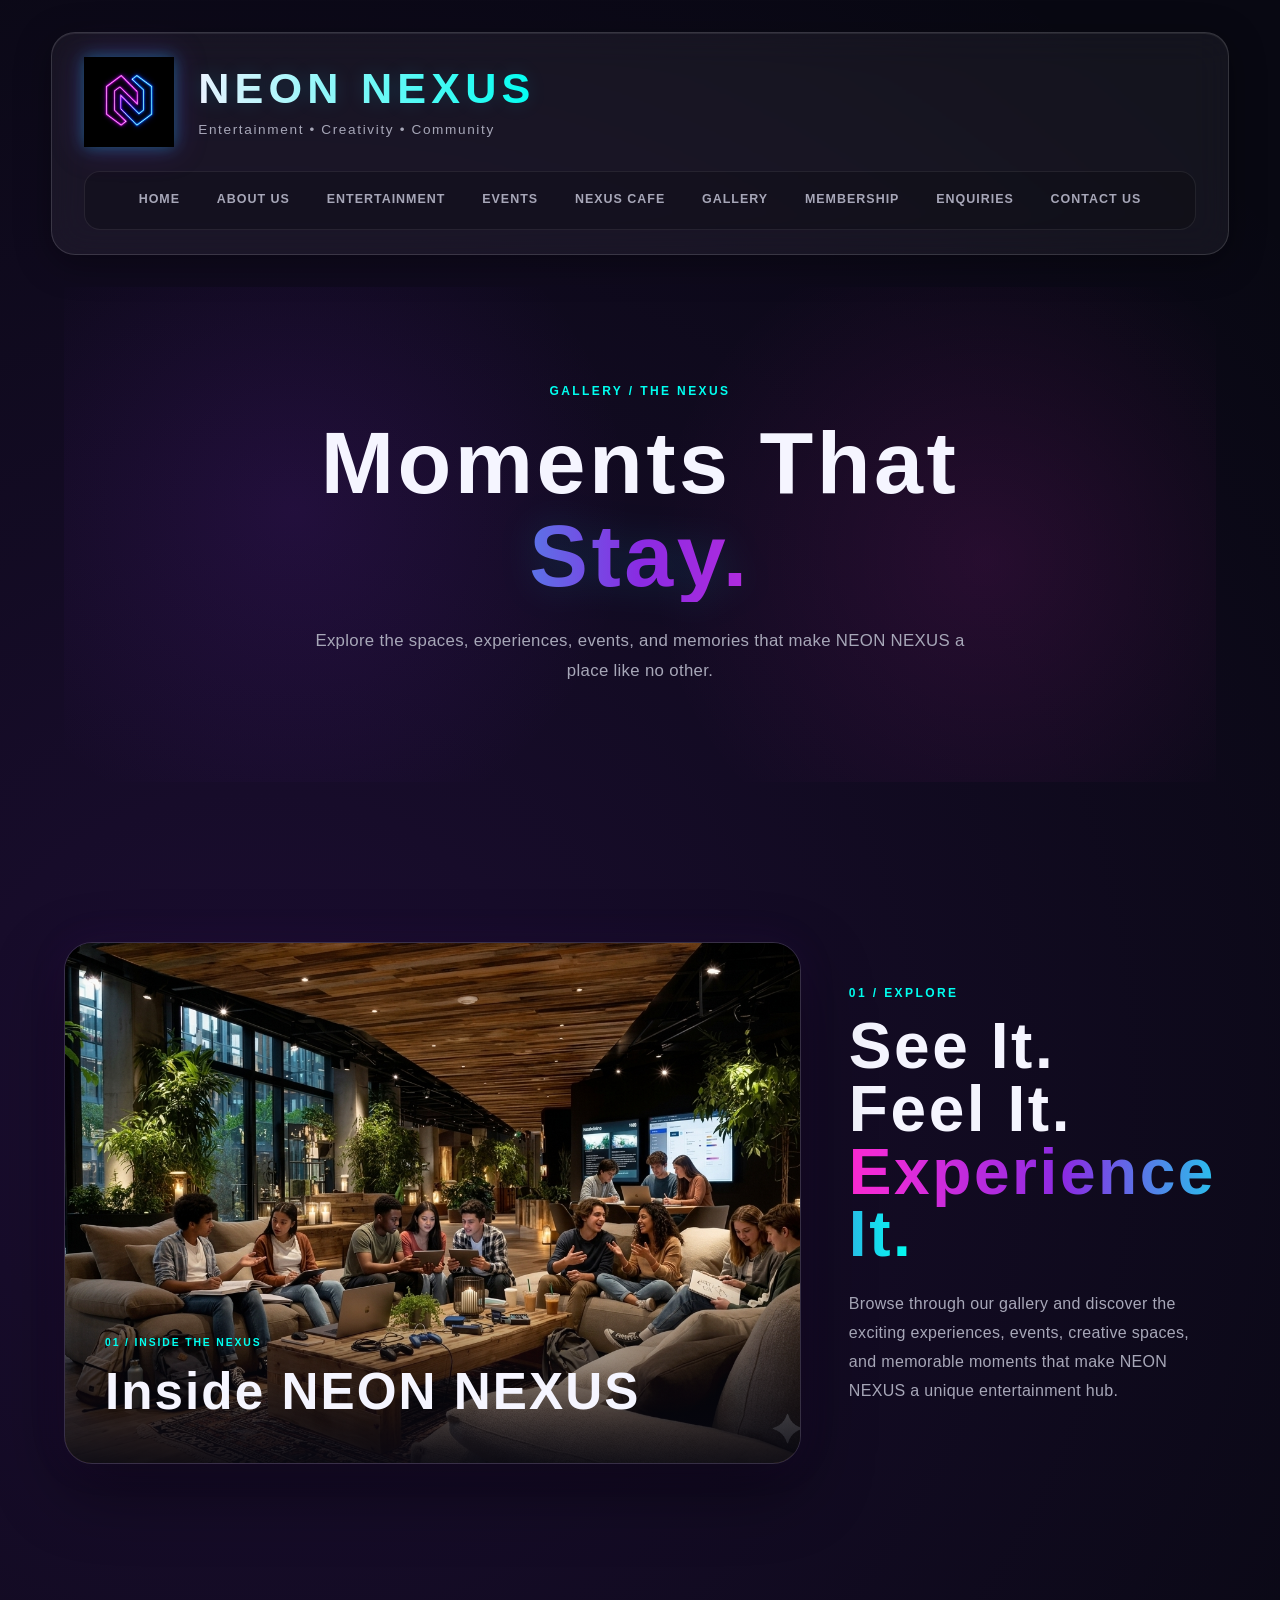
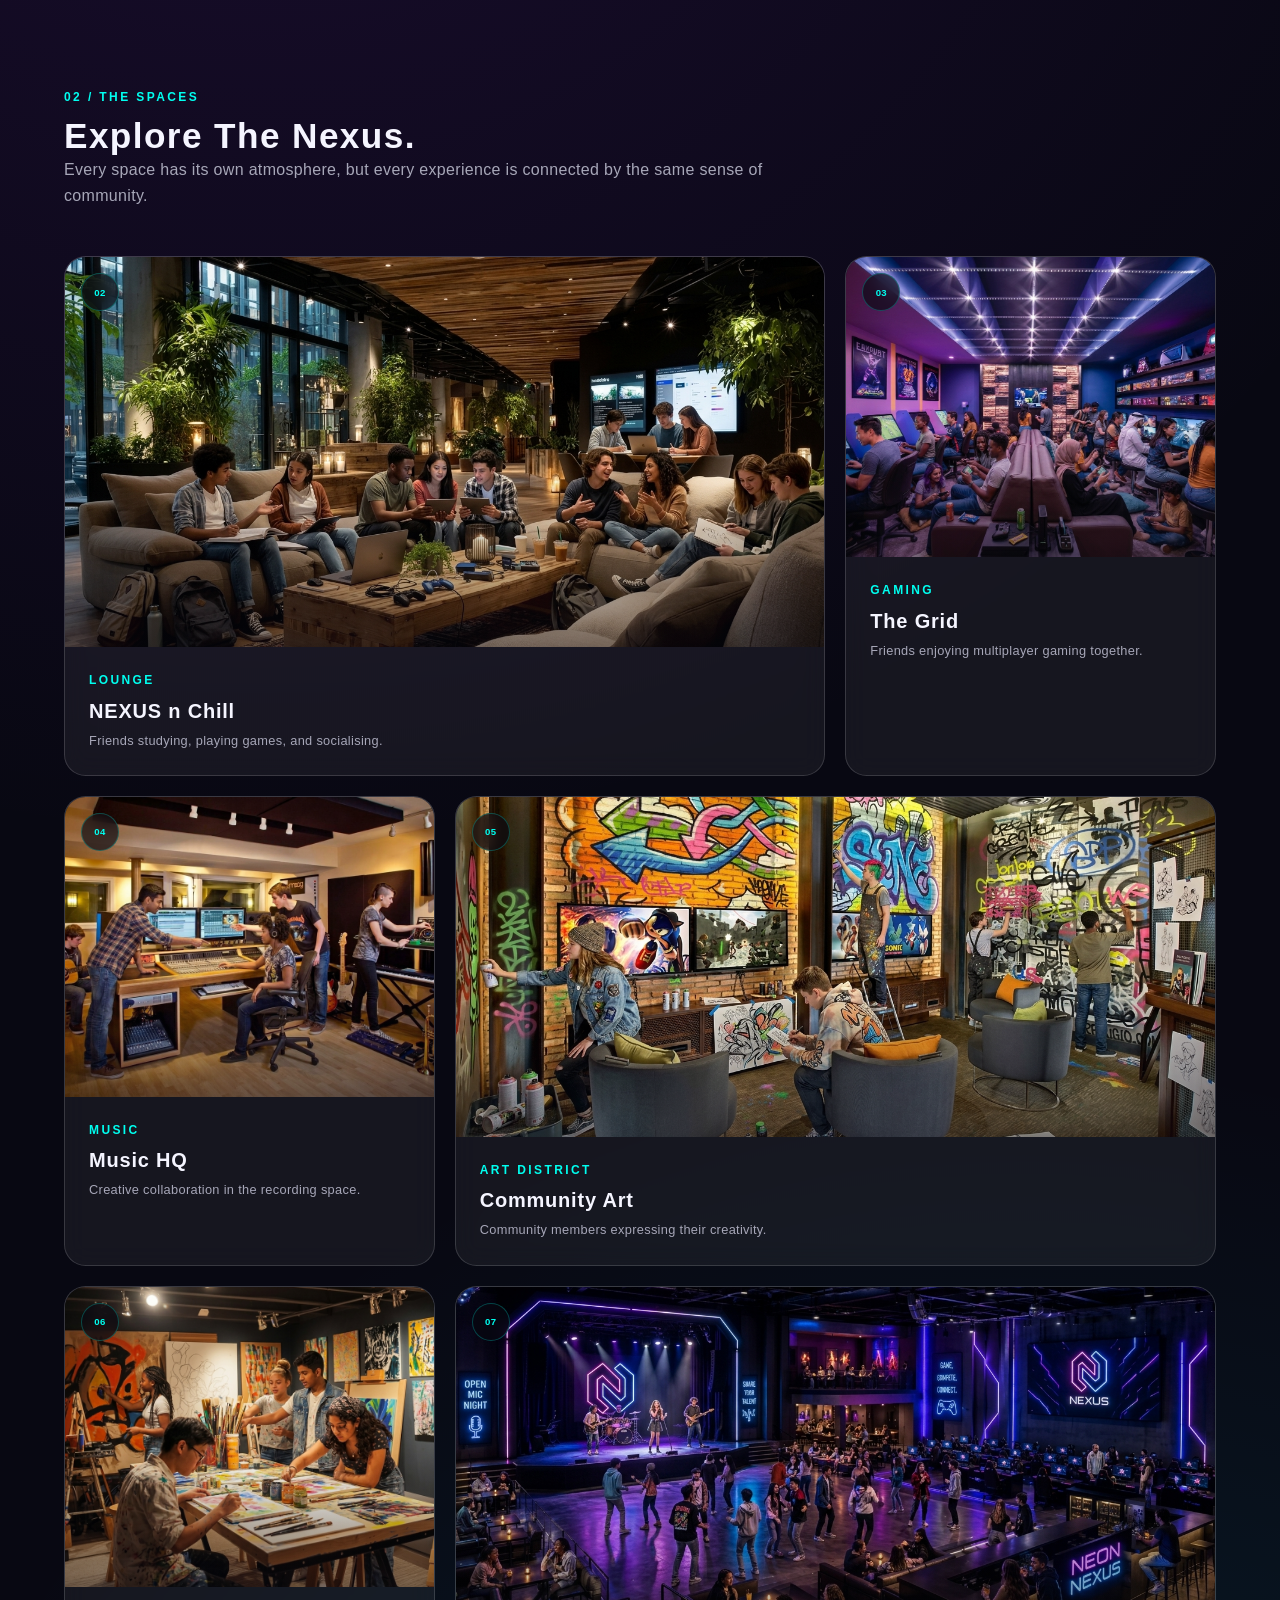
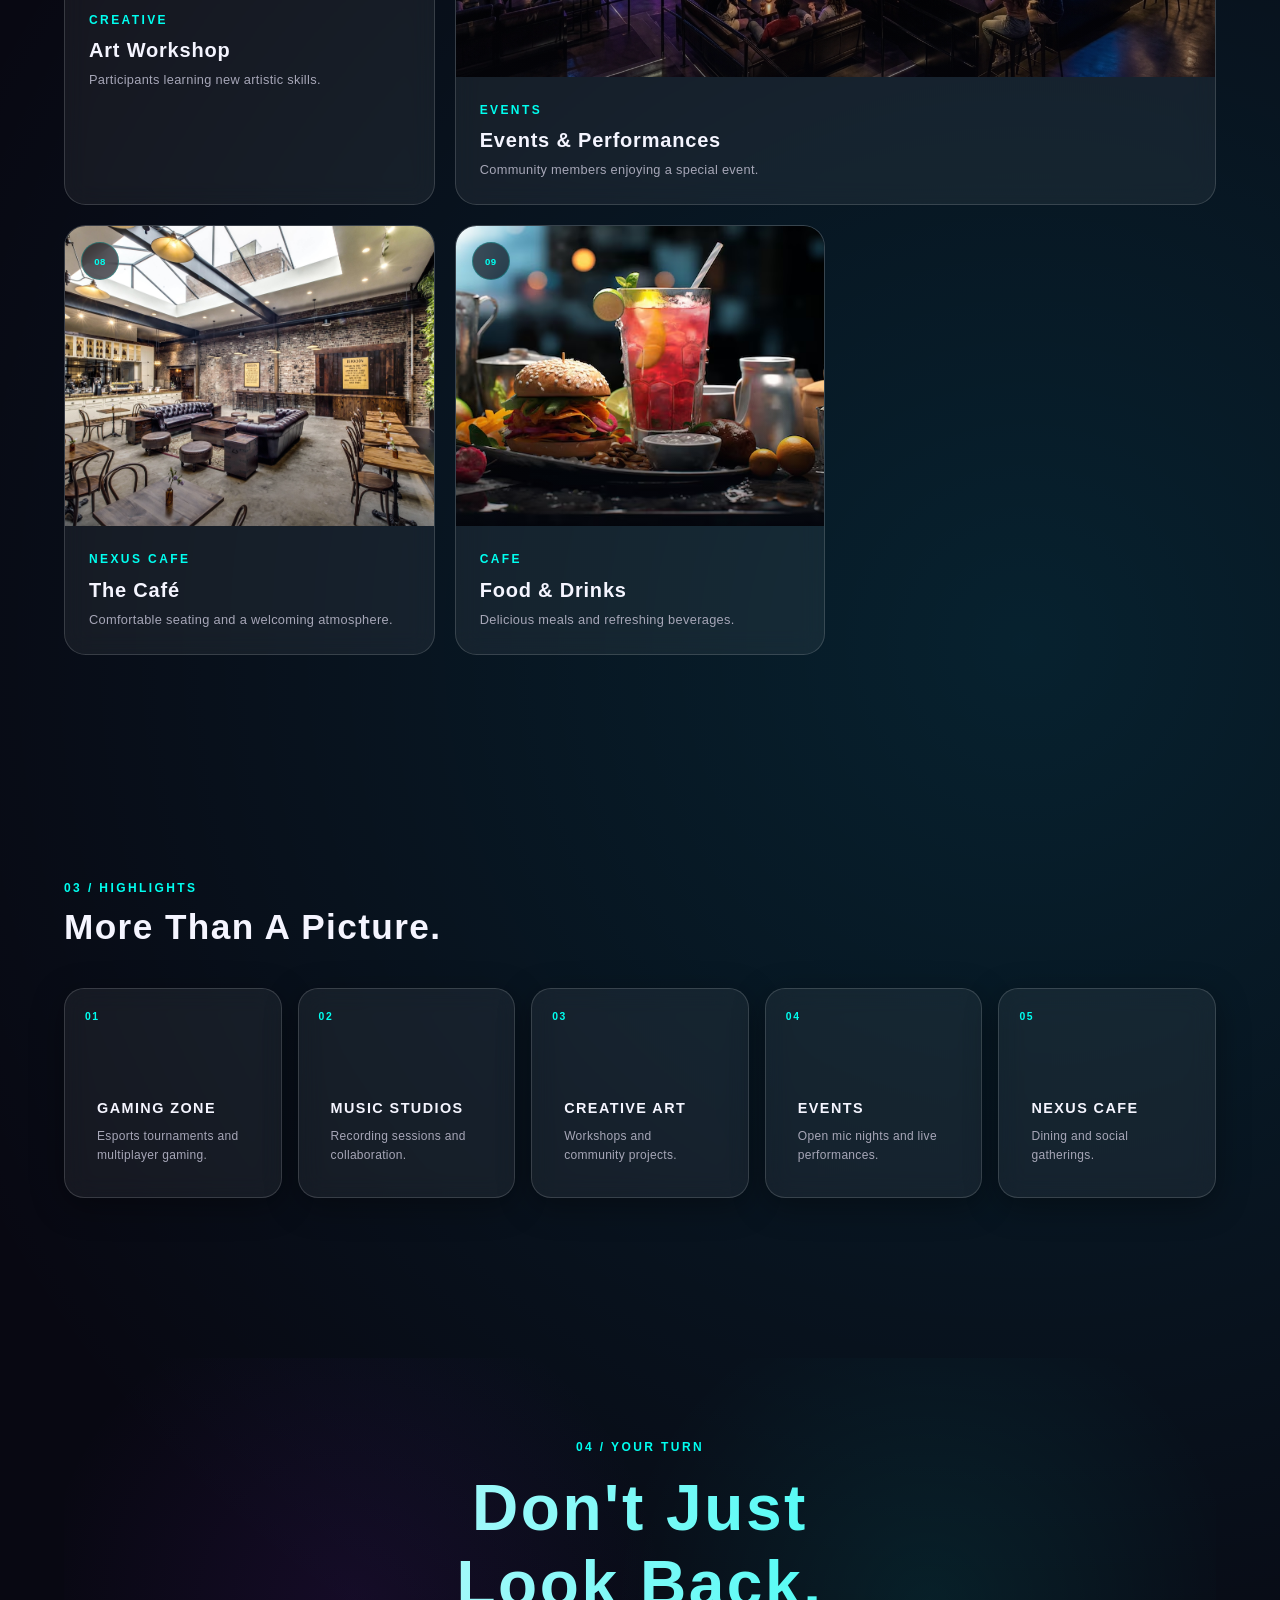
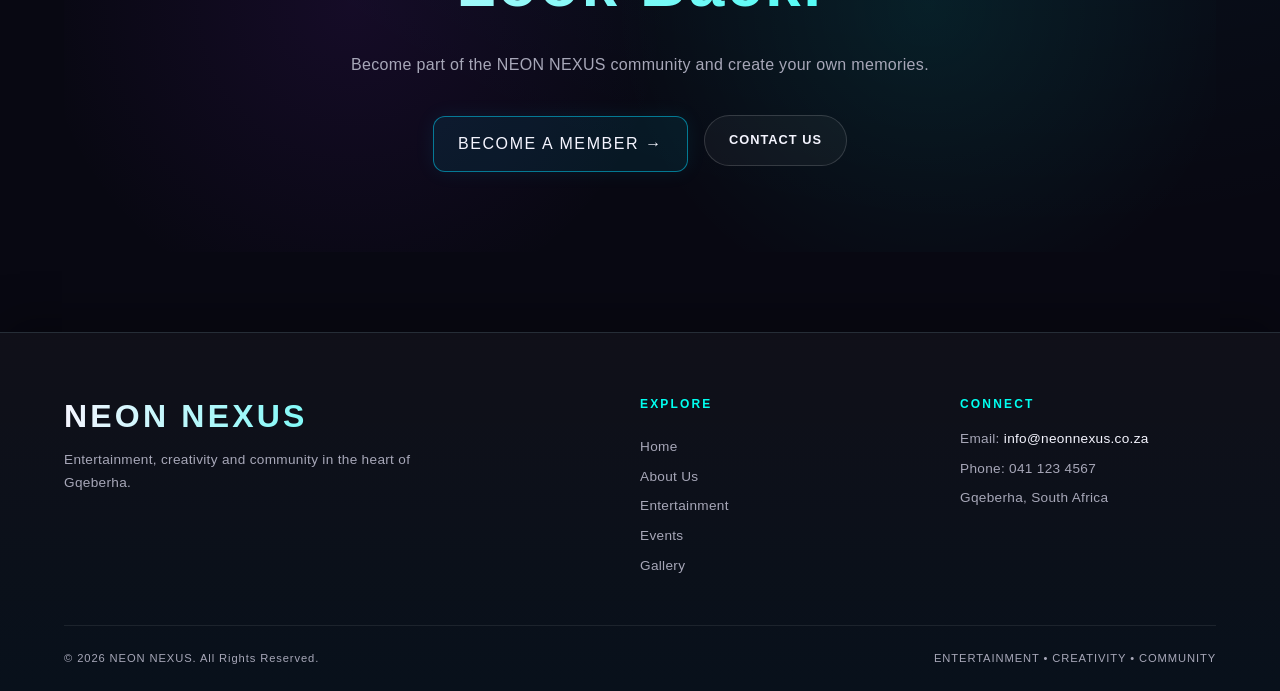
<file: Pages/gallery.html>
<!DOCTYPE html>
<html lang="en">

<head>

    <meta charset="UTF-8">
    <meta name="viewport" content="width=device-width, initial-scale=1.0">

    <title>Gallery | Inside NEON NEXUS Gqeberha</title>
    
    <meta name="description" content="Browse photos of the gaming zone, music studio, art spaces, events and café at NEON NEXUS in Gqeberha.">
    <meta name="keywords" content="NEON NEXUS gallery, gaming zone photos, music studio, community art wall, events photos, NEXUS cafe, Gqeberha">
    <meta property="og:title" content="Gallery | Inside NEON NEXUS Gqeberha">
    <meta property="og:description" content="Photos of the gaming zone, music studio, art spaces, events and café.">
    <meta property="og:type" content="website">
    <meta property="og:url" content="https://hay-67.github.io/Website/Pages/gallery.html">

    <link rel="stylesheet" href="../Assets/css/styles.css">

</head>


<body>


<header class="site-header">

    <div class="logo-area">

        <img src="../Assets/Images/neon-nexus-logo.png"
            alt="NEON NEXUS entertainment and creative hub logo"
            width="150">

        <div class="brand-text">

            <h1>NEON NEXUS</h1>

            <p>Entertainment • Creativity • Community</p>

        </div>

    </div>


    <nav class="main-navigation">

        <a href="../index.html">HOME</a>

        <a href="about-us.html">ABOUT US</a>

        <a href="entertainment.html">ENTERTAINMENT</a>

        <a href="events.html">EVENTS</a>

        <a href="NEXUSCafe.html">NEXUS CAFE</a>

        <a href="gallery.html">GALLERY</a>

        <a href="membership.html">MEMBERSHIP</a>

        <a href="enquiry.html" > ENQUIRIES</a>

        <a href="contact.html">CONTACT US</a>

    </nav>

</header>



<main>


    <!-- Gallery Hero -->

    <section class="page-hero gallery-hero">

        <div class="page-hero-content">

            <p class="section-label">
                GALLERY / THE NEXUS
            </p>

            <h2>
                Moments That <span>Stay.</span>
            </h2>

            <p>
                Explore the spaces, experiences, events, and memories
                that make NEON NEXUS a place like no other.
            </p>

        </div>

    </section>



    <!-- Featured Image -->

    <section class="gallery-feature">

        <div class="gallery-feature-image">

            <img src="../Assets/Images/people-enjoying-lounge.png"
                 alt="Visitors socialising in the NEXUS n Chill lounge">

            <div class="gallery-image-overlay">

                <span>
                    01 / INSIDE THE NEXUS
                </span>

                <h2>
                    Inside NEON NEXUS
                </h2>

            </div>

        </div>


        <div class="gallery-feature-text">

            <p class="section-label">
                01 / EXPLORE
            </p>

            <h2>
                See It.<br>
                Feel It.<br>
                <span>Experience It.</span>
            </h2>

            <p>
                Browse through our gallery and discover the exciting
                experiences, events, creative spaces, and memorable
                moments that make NEON NEXUS a unique entertainment hub.
            </p>

        </div>

    </section>



    <!-- Gallery Grid -->

    <section class="gallery-section">

        <div class="section-heading">

            <p class="section-label">
                02 / THE SPACES
            </p>

            <h2>
                Explore The Nexus.
            </h2>

            <p>
                Every space has its own atmosphere, but every experience
                is connected by the same sense of community.
            </p>

        </div>


        <div class="gallery-grid">


            <!-- Lounge -->

            <article class="gallery-card gallery-large">

                <div class="gallery-image">

                    <img src="../Assets/Images/people-enjoying-lounge.png"
                         alt="NEXUS n Chill lounge area">

                    <span class="gallery-number">
                        02
                    </span>

                </div>

                <div class="gallery-card-content">

                    <p class="section-label">
                        LOUNGE
                    </p>

                    <h3>
                        NEXUS n Chill
                    </h3>

                    <p>
                        Friends studying, playing games, and socialising.
                    </p>

                </div>

            </article>



            <!-- Gaming -->

            <article class="gallery-card">

                <div class="gallery-image">

                    <img src="../Assets/Images/visitors-at-the-grid-neon-nexus.png"
                         alt="Visitors competing in friendly games at The Grid">

                    <span class="gallery-number">
                        03
                    </span>

                </div>

                <div class="gallery-card-content">

                    <p class="section-label">
                        GAMING
                    </p>

                    <h3>
                        The Grid
                    </h3>

                    <p>
                        Friends enjoying multiplayer gaming together.
                    </p>

                </div>

            </article>



            <!-- Music -->

            <article class="gallery-card">

                <div class="gallery-image">

                    <img src="../Assets/Images/people-enjoying-music-HQ.png"
                         alt="Young talents experimenting in Music HQ!">

                    <span class="gallery-number">
                        04
                    </span>

                </div>

                <div class="gallery-card-content">

                    <p class="section-label">
                        MUSIC
                    </p>

                    <h3>
                        Music HQ
                    </h3>

                    <p>
                        Creative collaboration in the recording space.
                    </p>

                </div>

            </article>



            <!-- Art Wall -->

            <article class="gallery-card gallery-wide">

                <div class="gallery-image">

                    <img src="../Assets/Images/visitors-spraying-graffiti-wall-neon-nexus.png"
                         alt="Visitors contributing to the NEON NEXUS art wall">

                    <span class="gallery-number">
                        05
                    </span>

                </div>

                <div class="gallery-card-content">

                    <p class="section-label">
                        ART DISTRICT
                    </p>

                    <h3>
                        Community Art
                    </h3>

                    <p>
                        Community members expressing their creativity.
                    </p>

                </div>

            </article>



            <!-- Art Workshop -->

            <article class="gallery-card">

                <div class="gallery-image">

                    <img src="../Assets/Images/visitors-painting-art-district-neon-nexus.png"
                         alt="Visitors partaking in an art workshop in the Canvas District">

                    <span class="gallery-number">
                        06
                    </span>

                </div>

                <div class="gallery-card-content">

                    <p class="section-label">
                        CREATIVE
                    </p>

                    <h3>
                        Art Workshop
                    </h3>

                    <p>
                        Participants learning new artistic skills.
                    </p>

                </div>

            </article>



            <!-- Events -->

            <article class="gallery-card gallery-large">

                <div class="gallery-image">

                    <img src="../Assets/Images/visitors-at-nexus-arena-neon-nexus.png"
                         alt="NEON NEXUS community event at the NEXUS Arena">

                    <span class="gallery-number">
                        07
                    </span>

                </div>

                <div class="gallery-card-content">

                    <p class="section-label">
                        EVENTS
                    </p>

                    <h3>
                        Events & Performances
                    </h3>

                    <p>
                        Community members enjoying a special event.
                    </p>

                </div>

            </article>



            <!-- Cafe -->

            <article class="gallery-card">

                <div class="gallery-image">

                    <img src="../Assets/Images/neon-nexus-nexus-cafe.jpg"
                         alt="NEXUS Café interior">

                    <span class="gallery-number">
                        08
                    </span>

                </div>

                <div class="gallery-card-content">

                    <p class="section-label">
                        NEXUS CAFE
                    </p>

                    <h3>
                        The Café
                    </h3>

                    <p>
                        Comfortable seating and a welcoming atmosphere.
                    </p>

                </div>

            </article>



            <!-- Food -->

            <article class="gallery-card">

                <div class="gallery-image">

                    <img src="../Assets/Images/neon-nexus-nexus-cafe-food.avif"
                         alt="NEXUS Café food and drinks">

                    <span class="gallery-number">
                        09
                    </span>

                </div>

                <div class="gallery-card-content">

                    <p class="section-label">
                        CAFE
                    </p>

                    <h3>
                        Food & Drinks
                    </h3>

                    <p>
                        Delicious meals and refreshing beverages.
                    </p>

                </div>

            </article>


        </div>

    </section>



    <!-- Gallery Highlights -->

    <section class="gallery-highlights">

        <div class="section-heading">

            <p class="section-label">
                03 / HIGHLIGHTS
            </p>

            <h2>
                More Than A Picture.
            </h2>

        </div>


        <div class="gallery-highlight-grid">


            <div class="glass-panel gallery-highlight-card">

                <span>
                    01
                </span>

                <h3>
                    GAMING ZONE
                </h3>

                <p>
                    Esports tournaments and multiplayer gaming.
                </p>

            </div>


            <div class="glass-panel gallery-highlight-card">

                <span>
                    02
                </span>

                <h3>
                    MUSIC STUDIOS
                </h3>

                <p>
                    Recording sessions and collaboration.
                </p>

            </div>


            <div class="glass-panel gallery-highlight-card">

                <span>
                    03
                </span>

                <h3>
                    CREATIVE ART
                </h3>

                <p>
                    Workshops and community projects.
                </p>

            </div>


            <div class="glass-panel gallery-highlight-card">

                <span>
                    04
                </span>

                <h3>
                    EVENTS
                </h3>

                <p>
                    Open mic nights and live performances.
                </p>

            </div>


            <div class="glass-panel gallery-highlight-card">

                <span>
                    05
                </span>

                <h3>
                    NEXUS CAFE
                </h3>

                <p>
                    Dining and social gatherings.
                </p>

            </div>


        </div>

    </section>



    <!-- Meomory CTA -->

    <section class="page-cta gallery-cta">

        <p class="section-label">
            04 / YOUR TURN
        </p>

        <h2>
            Don't Just<br>
            Look Back.
        </h2>

        <p class="cta-description">
            Become part of the NEON NEXUS community and create
            your own memories.
        </p>

        <div class="cta-buttons">

            <a href="membership.html" class="hero-button">
                BECOME A MEMBER →
            </a>

            <a href="contact.html" class="secondary-button">
                CONTACT US
            </a>

        </div>

    </section>


</main>



<!-- Footer -->

<footer class="site-footer">

    <div class="footer-main">


        <div class="footer-brand">

            <h2>
                NEON NEXUS
            </h2>

            <p>
                Entertainment, creativity and community in the heart
                of Gqeberha.
            </p>

        </div>


        <div class="footer-links">

            <h3>
                EXPLORE
            </h3>

            <a href="../index.html">Home</a>

            <a href="about-us.html">About Us</a>

            <a href="entertainment.html">Entertainment</a>

            <a href="events.html">Events</a>

            <a href="gallery.html">Gallery</a>

        </div>


        <div class="footer-contact">

            <h3> CONNECT </h3>

            <p>Email: <a href="mailto:info@neonnexus.co.za">info@neonnexus.co.za</a></p>

            <p> Phone: 041 123 4567 </p>

            <p>  Gqeberha, South Africa </p>

        </div>


    </div>


    <div class="footer-bottom">

        <p>
            &copy; 2026 NEON NEXUS. All Rights Reserved.
        </p>

        <p>
            ENTERTAINMENT • CREATIVITY • COMMUNITY
        </p>

    </div>

    

</footer>

<script src="../Assets/js/lightbox.js"></script>

</body>

</html>
</file>
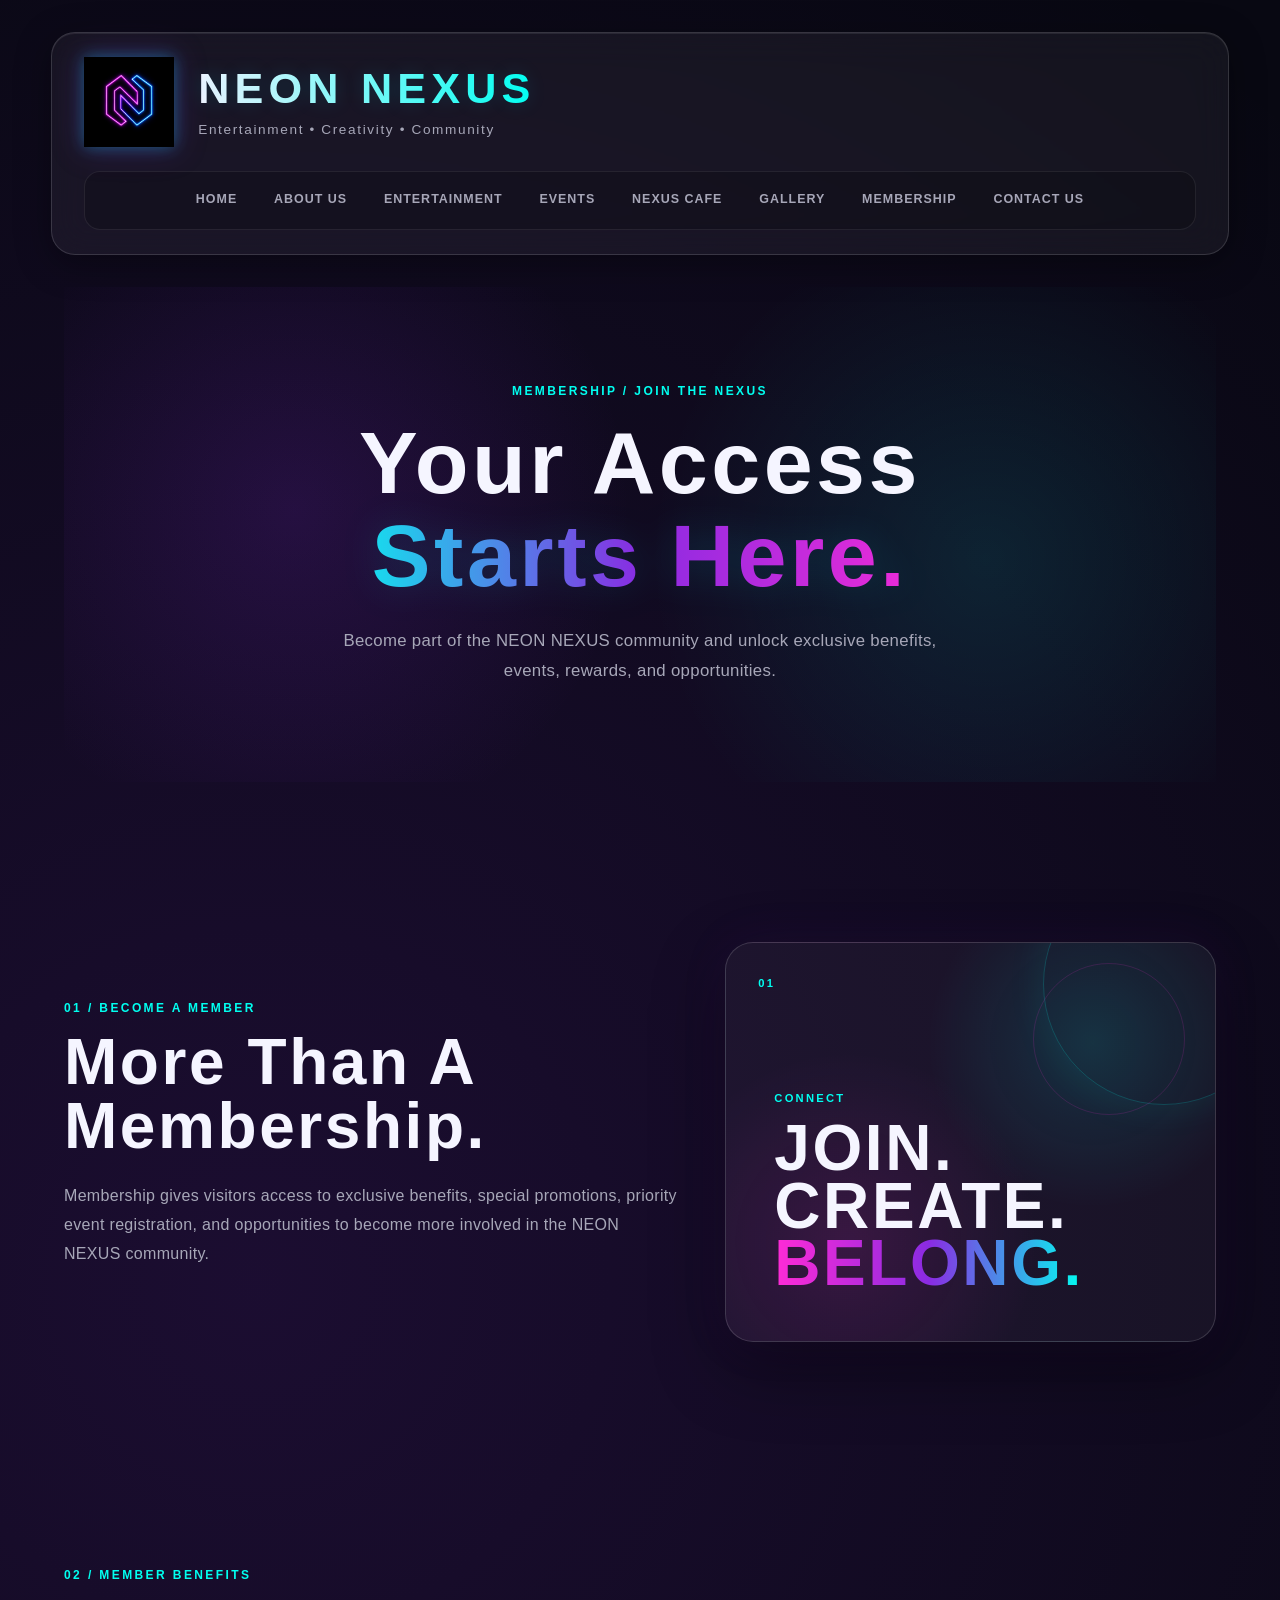
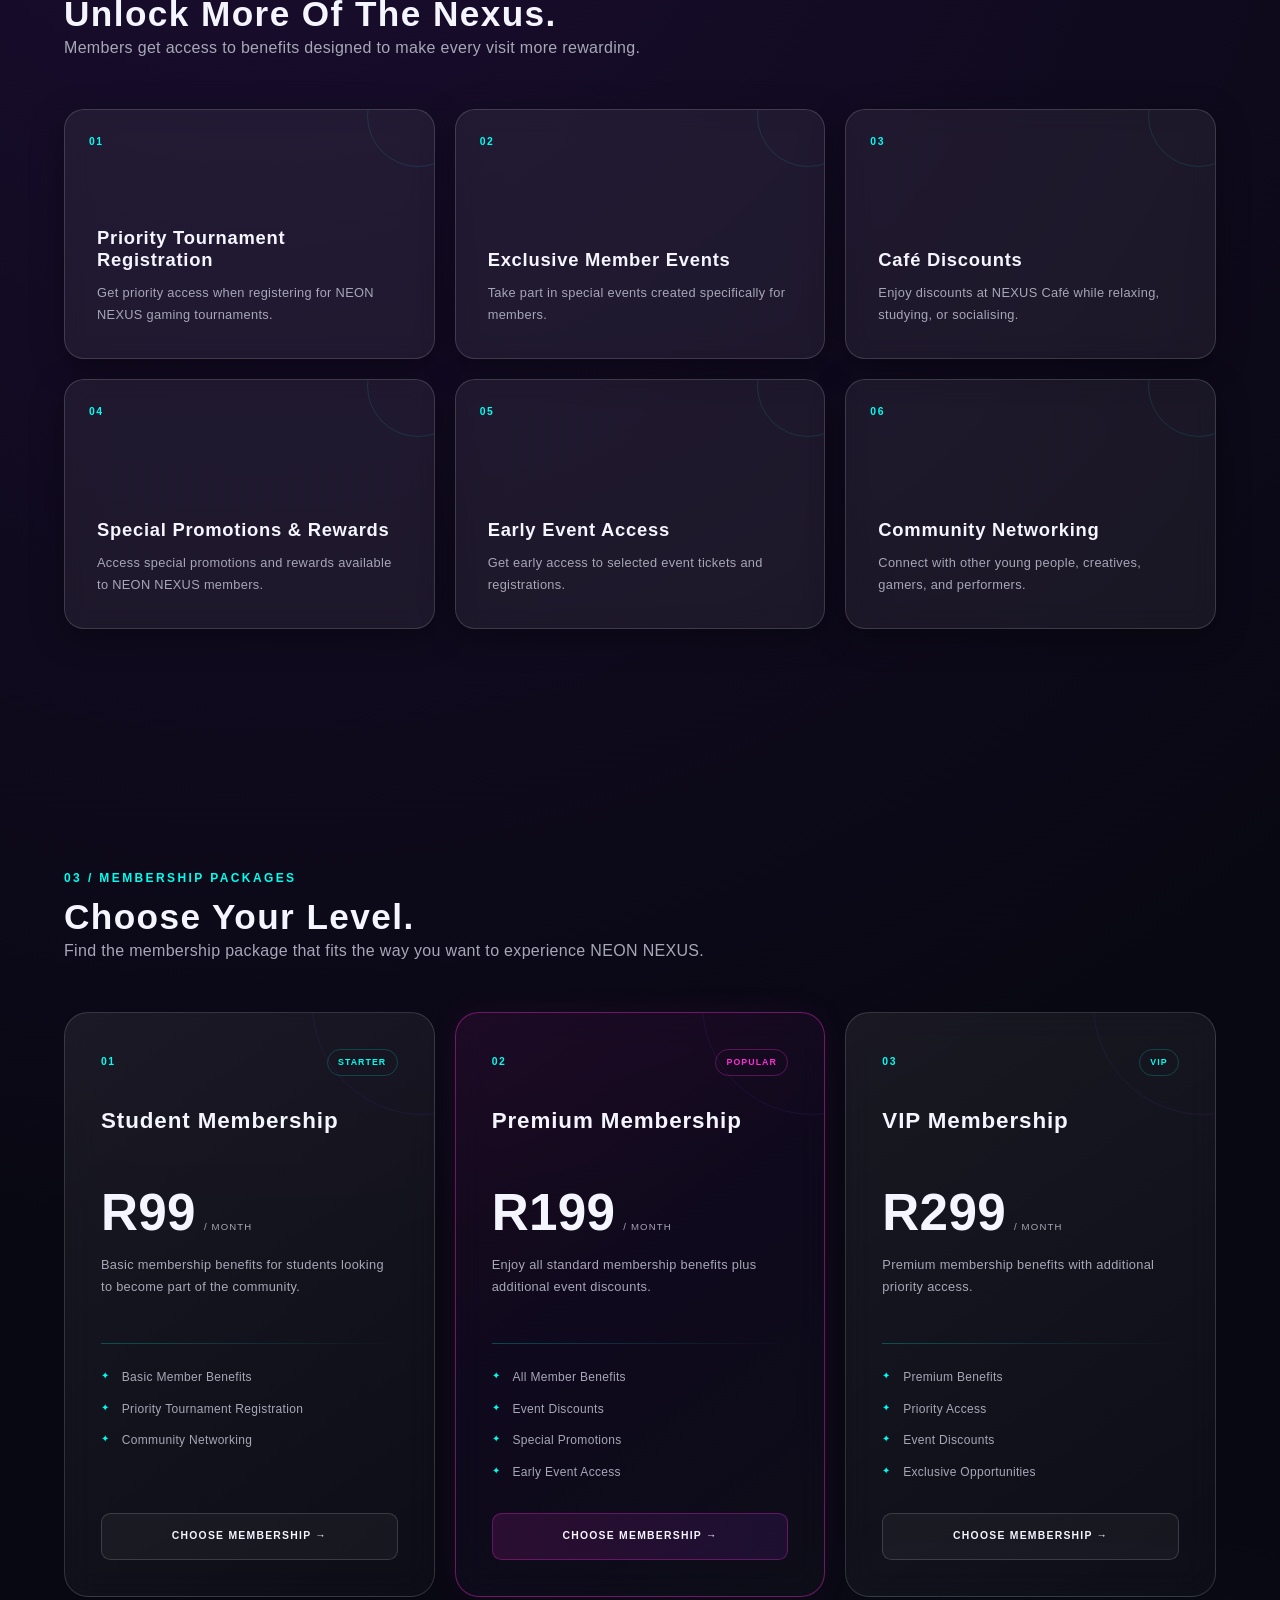
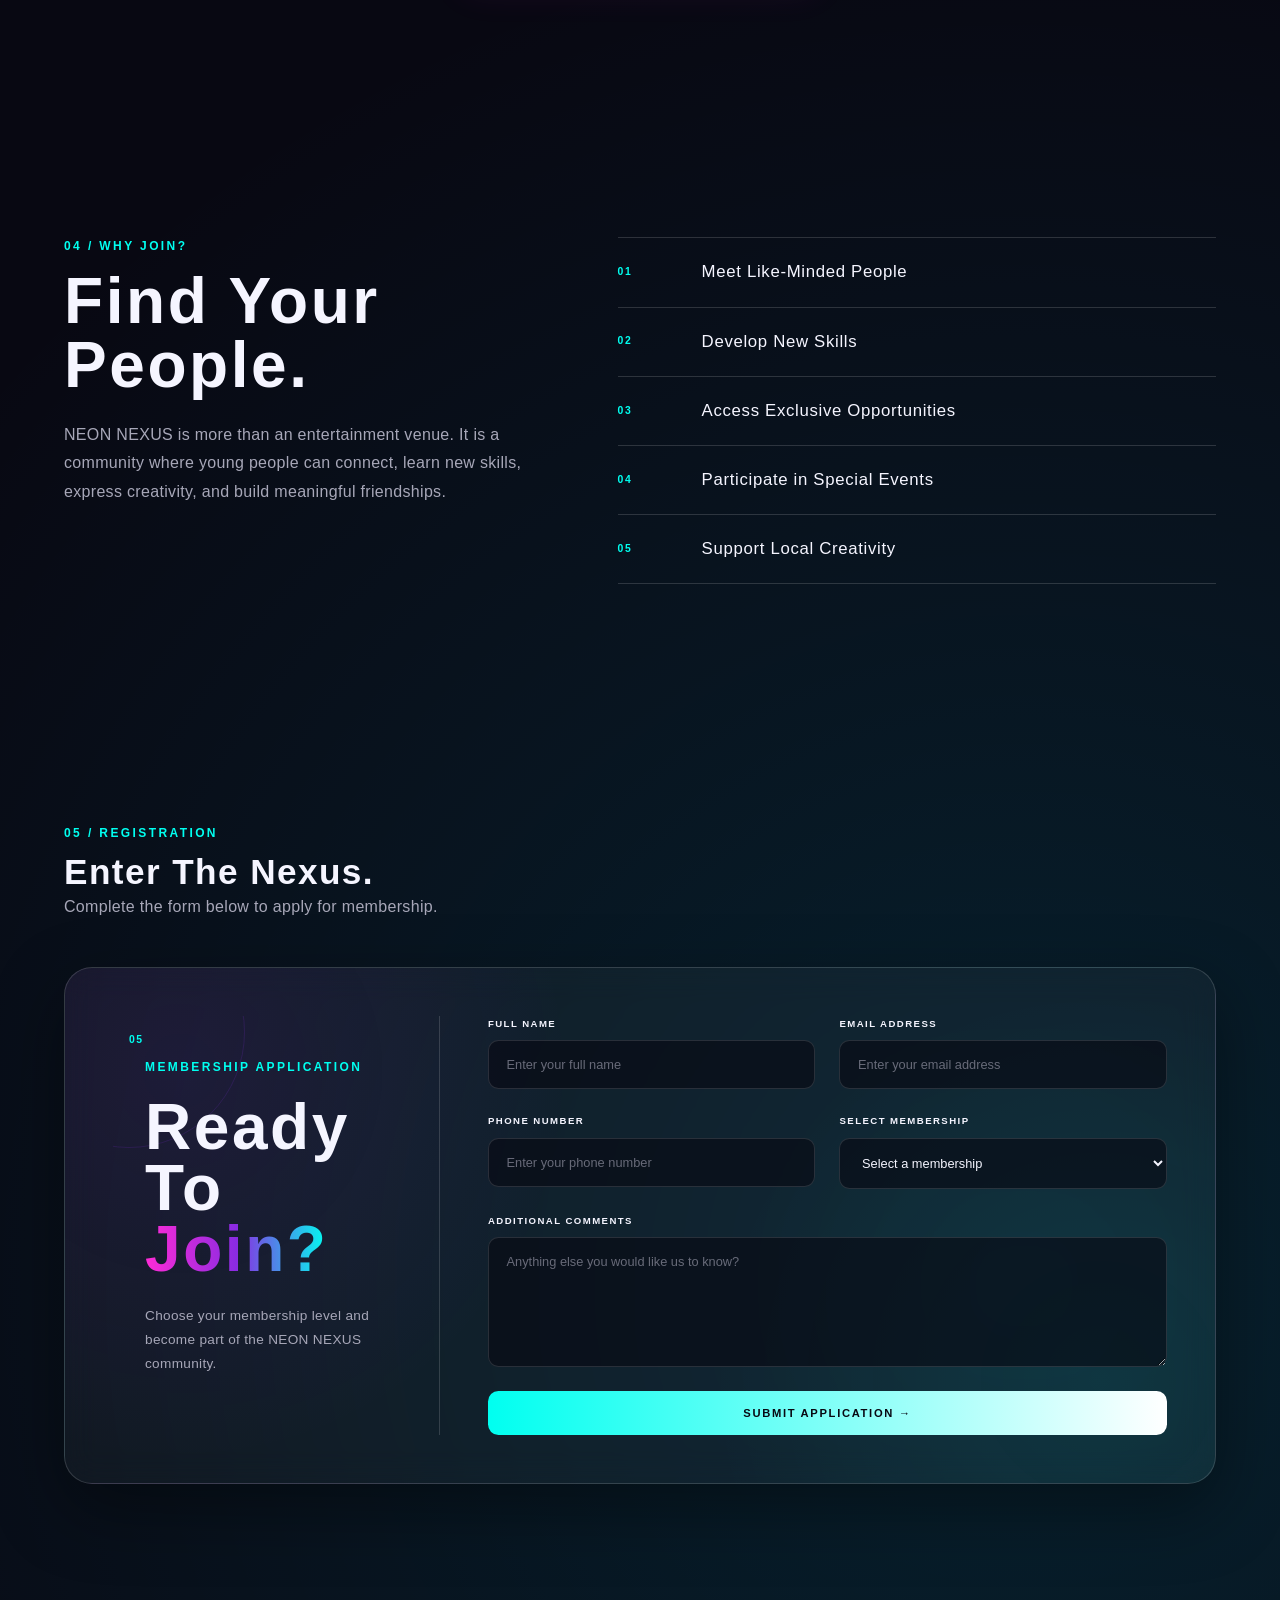
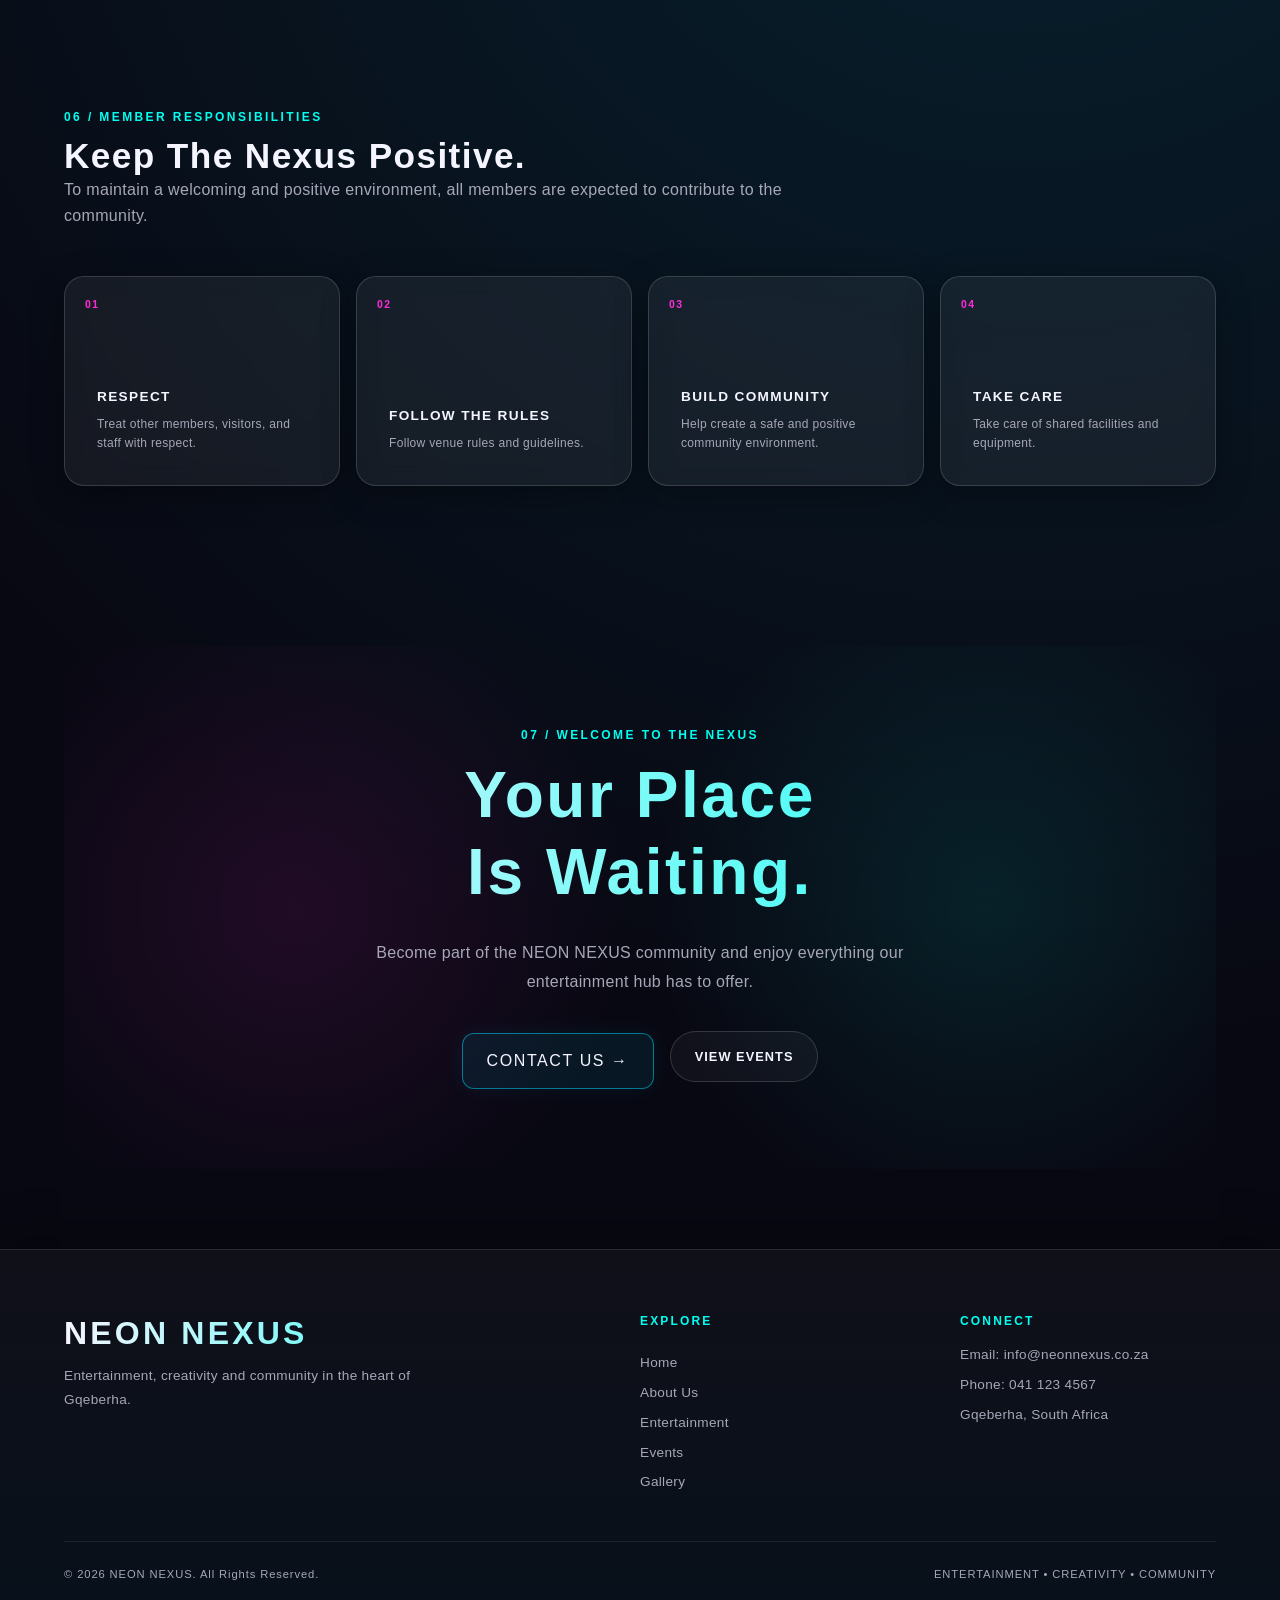
<file: Pages/Membership.html>
<!DOCTYPE html>
<html lang="en">

<head>

    <meta charset="UTF-8">

    <meta name="viewport" content="width=device-width, initial-scale=1.0">

    <title>NEON NEXUS | MEMBERSHIP</title>

    <link rel="stylesheet" href="../Assets/css/styles.css">

</head>


<body>


<header class="site-header">

    <div class="logo-area">

        <img src="../Assets/Images/ChatGPT Image Aug 14, 2026, 12_57_40 PM.png"
             alt="NEON NEXUS Logo"
             width="150">

        <div class="brand-text">

            <h1>NEON NEXUS</h1>

            <p>Entertainment • Creativity • Community</p>

        </div>

    </div>


    <nav class="main-navigation">

        <a href="../index.html">HOME</a>
        <a href="about-us.html">ABOUT US</a>
        <a href="entertainment.html">ENTERTAINMENT</a>
        <a href="events.html">EVENTS</a>
        <a href="NEXUSCafe.html">NEXUS CAFE</a>
        <a href="gallery.html">GALLERY</a>
        <a href="membership.html">MEMBERSHIP</a>
        <a href="contact.html">CONTACT US</a>

    </nav>

</header>



<main>


    <!-- Membership Hero -->

    <section class="page-hero membership-hero">

        <div class="page-hero-content">

            <p class="section-label">
                MEMBERSHIP / JOIN THE NEXUS
            </p>

            <h2>
                Your Access <span>Starts Here.</span>
            </h2>

            <p>
                Become part of the NEON NEXUS community and unlock
                exclusive benefits, events, rewards, and opportunities.
            </p>

        </div>

    </section>



    <!-- Membership Intro -->

    <section class="membership-intro">

        <div class="membership-intro-content">

            <p class="section-label">
                01 / BECOME A MEMBER
            </p>

            <h2>
                More Than A Membership.
            </h2>

            <p>
                Membership gives visitors access to exclusive benefits,
                special promotions, priority event registration, and
                opportunities to become more involved in the
                NEON NEXUS community.
            </p>

        </div>


        <div class="membership-intro-visual">

            <span class="membership-glow-number">
                01
            </span>

            <p>
                CONNECT
            </p>

            <h3>
                JOIN.<br>
                CREATE.<br>
                <span>BELONG.</span>
            </h3>

        </div>

    </section>



    <!-- Membership Benefits -->

    <section class="membership-benefits">

        <div class="section-heading">

            <p class="section-label">
                02 / MEMBER BENEFITS
            </p>

            <h2>
                Unlock More Of The Nexus.
            </h2>

            <p>
                Members get access to benefits designed to make every
                visit more rewarding.
            </p>

        </div>


        <div class="benefits-grid">


            <div class="glass-panel benefit-card">

                <span>01</span>

                <h3>
                    Priority Tournament Registration
                </h3>

                <p>
                    Get priority access when registering for
                    NEON NEXUS gaming tournaments.
                </p>

            </div>


            <div class="glass-panel benefit-card">

                <span>02</span>

                <h3>
                    Exclusive Member Events
                </h3>

                <p>
                    Take part in special events created
                    specifically for members.
                </p>

            </div>


            <div class="glass-panel benefit-card">

                <span>03</span>

                <h3>
                    Café Discounts
                </h3>

                <p>
                    Enjoy discounts at NEXUS Café while
                    relaxing, studying, or socialising.
                </p>

            </div>


            <div class="glass-panel benefit-card">

                <span>04</span>

                <h3>
                    Special Promotions & Rewards
                </h3>

                <p>
                    Access special promotions and rewards
                    available to NEON NEXUS members.
                </p>

            </div>


            <div class="glass-panel benefit-card">

                <span>05</span>

                <h3>
                    Early Event Access
                </h3>

                <p>
                    Get early access to selected event
                    tickets and registrations.
                </p>

            </div>


            <div class="glass-panel benefit-card">

                <span>06</span>

                <h3>
                    Community Networking
                </h3>

                <p>
                    Connect with other young people,
                    creatives, gamers, and performers.
                </p>

            </div>


        </div>

    </section>



    <!-- Member Packages -->

    <section class="membership-packages">

        <div class="section-heading">

            <p class="section-label">
                03 / MEMBERSHIP PACKAGES
            </p>

            <h2>
                Choose Your Level.
            </h2>

            <p>
                Find the membership package that fits the way
                you want to experience NEON NEXUS.
            </p>

        </div>


        <div class="membership-tier-grid">


            <!-- Student -->

            <article class="membership-tier">

                <div class="tier-top">

                    <span class="tier-number">
                        01
                    </span>

                    <span class="tier-label">
                        STARTER
                    </span>

                </div>


                <h3>
                    Student Membership
                </h3>


                <div class="tier-price">

                    <span>
                        R99
                    </span>

                    <small>
                        / MONTH
                    </small>

                </div>


                <p class="tier-description">
                    Basic membership benefits for students
                    looking to become part of the community.
                </p>


                <div class="tier-line"></div>


                <ul>

                    <li>
                        Basic Member Benefits
                    </li>

                    <li>
                        Priority Tournament Registration
                    </li>

                    <li>
                        Community Networking
                    </li>

                </ul>


                <a href="#registration" class="tier-button">
                    CHOOSE MEMBERSHIP →
                </a>

            </article>



            <!-- Premium -->

            <article class="membership-tier membership-tier-featured">

                <div class="tier-top">

                    <span class="tier-number">
                        02
                    </span>

                    <span class="tier-label">
                        POPULAR
                    </span>

                </div>


                <h3>
                    Premium Membership
                </h3>


                <div class="tier-price">

                    <span>
                        R199
                    </span>

                    <small>
                        / MONTH
                    </small>

                </div>


                <p class="tier-description">
                    Enjoy all standard membership benefits
                    plus additional event discounts.
                </p>


                <div class="tier-line"></div>


                <ul>

                    <li>
                        All Member Benefits
                    </li>

                    <li>
                        Event Discounts
                    </li>

                    <li>
                        Special Promotions
                    </li>

                    <li>
                        Early Event Access
                    </li>

                </ul>


                <a href="#registration" class="tier-button">
                    CHOOSE MEMBERSHIP →
                </a>

            </article>



            <!-- VIP -->

            <article class="membership-tier">

                <div class="tier-top">

                    <span class="tier-number">
                        03
                    </span>

                    <span class="tier-label">
                        VIP
                    </span>

                </div>


                <h3>
                    VIP Membership
                </h3>


                <div class="tier-price">

                    <span>
                        R299
                    </span>

                    <small>
                        / MONTH
                    </small>

                </div>


                <p class="tier-description">
                    Premium membership benefits with
                    additional priority access.
                </p>


                <div class="tier-line"></div>


                <ul>

                    <li>
                        Premium Benefits
                    </li>

                    <li>
                        Priority Access
                    </li>

                    <li>
                        Event Discounts
                    </li>

                    <li>
                        Exclusive Opportunities
                    </li>

                </ul>


                <a href="#registration" class="tier-button">
                    CHOOSE MEMBERSHIP →
                </a>

            </article>


        </div>

    </section>



    <!-- Why Join -->

    <section class="why-membership">

        <div class="why-membership-content">

            <p class="section-label">
                04 / WHY JOIN?
            </p>

            <h2>
                Find Your People.
            </h2>

            <p>
                NEON NEXUS is more than an entertainment venue.
                It is a community where young people can connect,
                learn new skills, express creativity, and build
                meaningful friendships.
            </p>

        </div>


        <div class="why-membership-list">

            <div>
                <span>01</span>
                <h3>Meet Like-Minded People</h3>
            </div>

            <div>
                <span>02</span>
                <h3>Develop New Skills</h3>
            </div>

            <div>
                <span>03</span>
                <h3>Access Exclusive Opportunities</h3>
            </div>

            <div>
                <span>04</span>
                <h3>Participate in Special Events</h3>
            </div>

            <div>
                <span>05</span>
                <h3>Support Local Creativity</h3>
            </div>

        </div>

    </section>



    <!-- Registration -->

    <section class="membership-registration" id="registration">

        <div class="section-heading">

            <p class="section-label">
                05 / REGISTRATION
            </p>

            <h2>
                Enter The Nexus.
            </h2>

            <p>
                Complete the form below to apply for membership.
            </p>

        </div>


        <div class="registration-panel">


            <div class="registration-info">

                <span class="registration-number">
                    05
                </span>

                <p class="section-label">
                    MEMBERSHIP APPLICATION
                </p>

                <h3>
                    Ready To<br>
                    <span>Join?</span>
                </h3>

                <p>
                    Choose your membership level and become part
                    of the NEON NEXUS community.
                </p>

            </div>


            <form class="membership-form">


                <div class="form-group">

                    <label for="fullname">
                        FULL NAME
                    </label>

                    <input type="text"
                           id="fullname"
                           name="fullname"
                           placeholder="Enter your full name"
                           required>

                </div>


                <div class="form-group">

                    <label for="email">
                        EMAIL ADDRESS
                    </label>

                    <input type="email"
                           id="email"
                           name="email"
                           placeholder="Enter your email address"
                           required>

                </div>


                <div class="form-group">

                    <label for="phone">
                        PHONE NUMBER
                    </label>

                    <input type="tel"
                           id="phone"
                           name="phone"
                           placeholder="Enter your phone number"
                           required>

                </div>


                <div class="form-group">

                    <label for="membership-type">
                        SELECT MEMBERSHIP
                    </label>

                    <select id="membership-type"
                            name="membership-type"
                            required>

                        <option value="">
                            Select a membership
                        </option>

                        <option value="student">
                            Student Membership — R99
                        </option>

                        <option value="premium">
                            Premium Membership — R199
                        </option>

                        <option value="vip">
                            VIP Membership — R299
                        </option>

                    </select>

                </div>


                <div class="form-group form-group-full">

                    <label for="comments">
                        ADDITIONAL COMMENTS
                    </label>

                    <textarea id="comments"
                              name="comments"
                              rows="5"
                              placeholder="Anything else you would like us to know?"></textarea>

                </div>


                <button type="submit" class="membership-submit">
                    SUBMIT APPLICATION →
                </button>


            </form>

        </div>

    </section>



    <!-- Member Responsibilities -->

    <section class="member-responsibilities">

        <div class="section-heading">

            <p class="section-label">
                06 / MEMBER RESPONSIBILITIES
            </p>

            <h2>
                Keep The Nexus Positive.
            </h2>

            <p>
                To maintain a welcoming and positive environment,
                all members are expected to contribute to the community.
            </p>

        </div>


        <div class="responsibility-grid">


            <div class="glass-panel responsibility-card">

                <span>01</span>

                <h3>
                    RESPECT
                </h3>

                <p>
                    Treat other members, visitors, and staff
                    with respect.
                </p>

            </div>


            <div class="glass-panel responsibility-card">

                <span>02</span>

                <h3>
                    FOLLOW THE RULES
                </h3>

                <p>
                    Follow venue rules and guidelines.
                </p>

            </div>


            <div class="glass-panel responsibility-card">

                <span>03</span>

                <h3>
                    BUILD COMMUNITY
                </h3>

                <p>
                    Help create a safe and positive community
                    environment.
                </p>

            </div>


            <div class="glass-panel responsibility-card">

                <span>04</span>

                <h3>
                    TAKE CARE
                </h3>

                <p>
                    Take care of shared facilities and equipment.
                </p>

            </div>


        </div>

    </section>



    <!-- Final CTA -->

    <section class="page-cta membership-cta">

        <p class="section-label">
            07 / WELCOME TO THE NEXUS
        </p>

        <h2>
            Your Place<br>
            Is Waiting.
        </h2>

        <p class="cta-description">
            Become part of the NEON NEXUS community and enjoy
            everything our entertainment hub has to offer.
        </p>

        <div class="cta-buttons">

            <a href="contact.html" class="hero-button">
                CONTACT US →
            </a>

            <a href="events.html" class="secondary-button">
                VIEW EVENTS
            </a>

        </div>

    </section>


</main>



<!-- Footer -->

<footer class="site-footer">

    <div class="footer-main">


        <div class="footer-brand">

            <h2>
                NEON NEXUS
            </h2>

            <p>
                Entertainment, creativity and community in the heart
                of Gqeberha.
            </p>

        </div>


        <div class="footer-links">

            <h3>
                EXPLORE
            </h3>

            <a href="../index.html">Home</a>

            <a href="about-us.html">About Us</a>

            <a href="entertainment.html">Entertainment</a>

            <a href="events.html">Events</a>

            <a href="gallery.html">Gallery</a>

        </div>


        <div class="footer-contact">

            <h3>
                CONNECT
            </h3>

            <p>
                Email: info@neonnexus.co.za
            </p>

            <p>
                Phone: 041 123 4567
            </p>

            <p>
                Gqeberha, South Africa
            </p>

        </div>


    </div>


    <div class="footer-bottom">

        <p>
            &copy; 2026 NEON NEXUS. All Rights Reserved.
        </p>

        <p>
            ENTERTAINMENT • CREATIVITY • COMMUNITY
        </p>

    </div>

</footer>


</body>

</html>
</file>
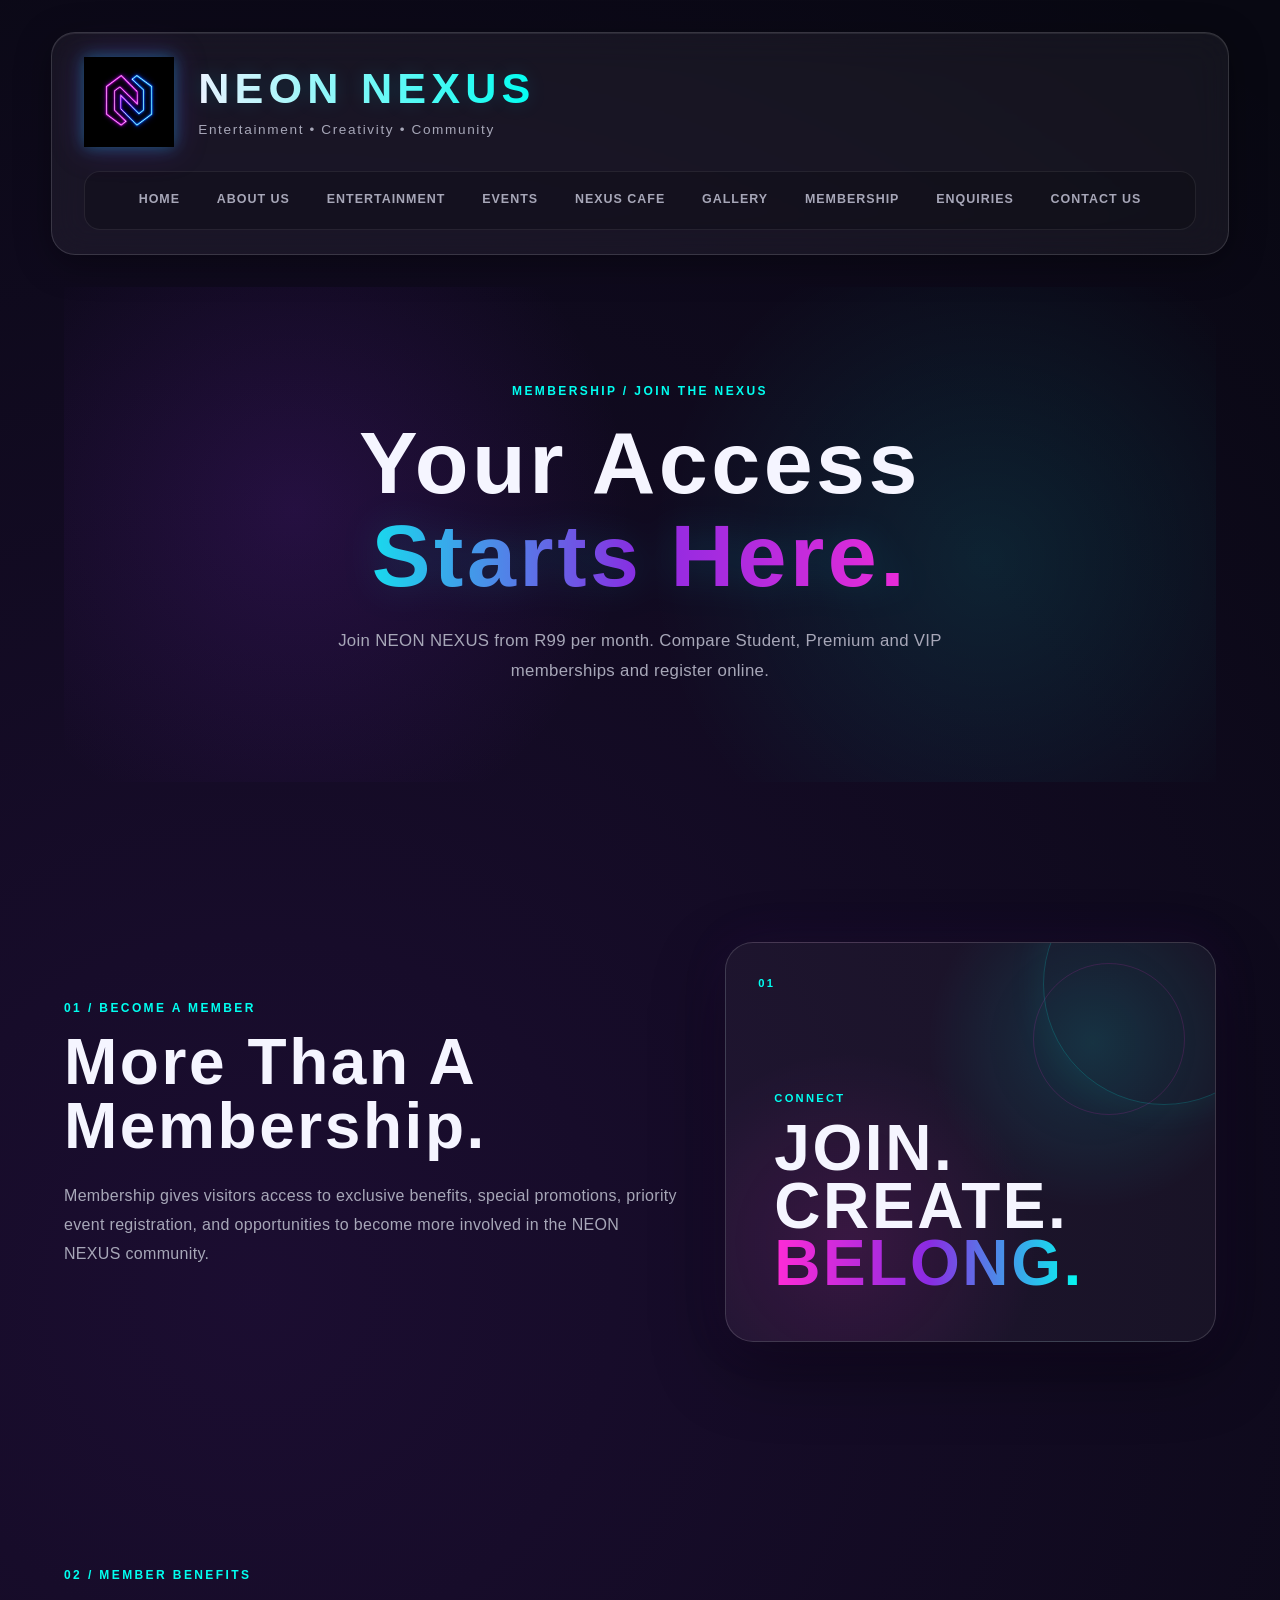
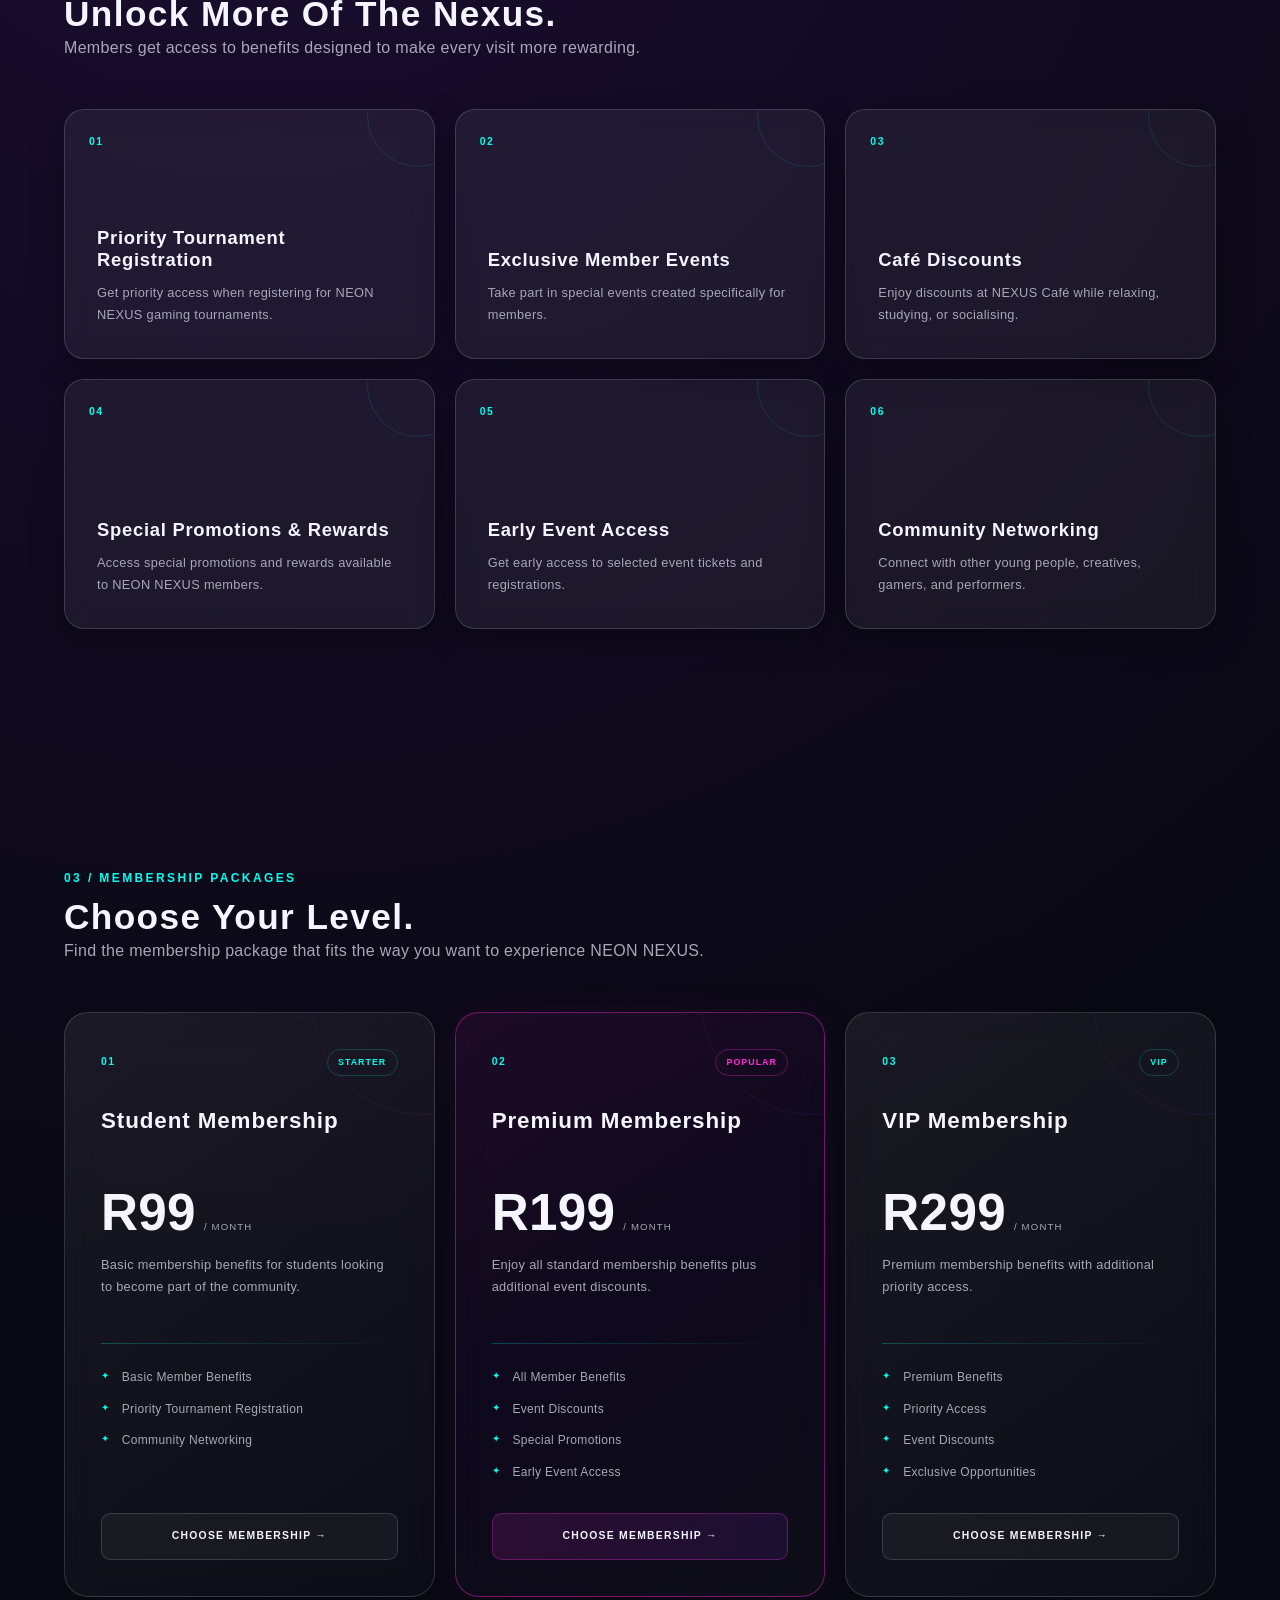
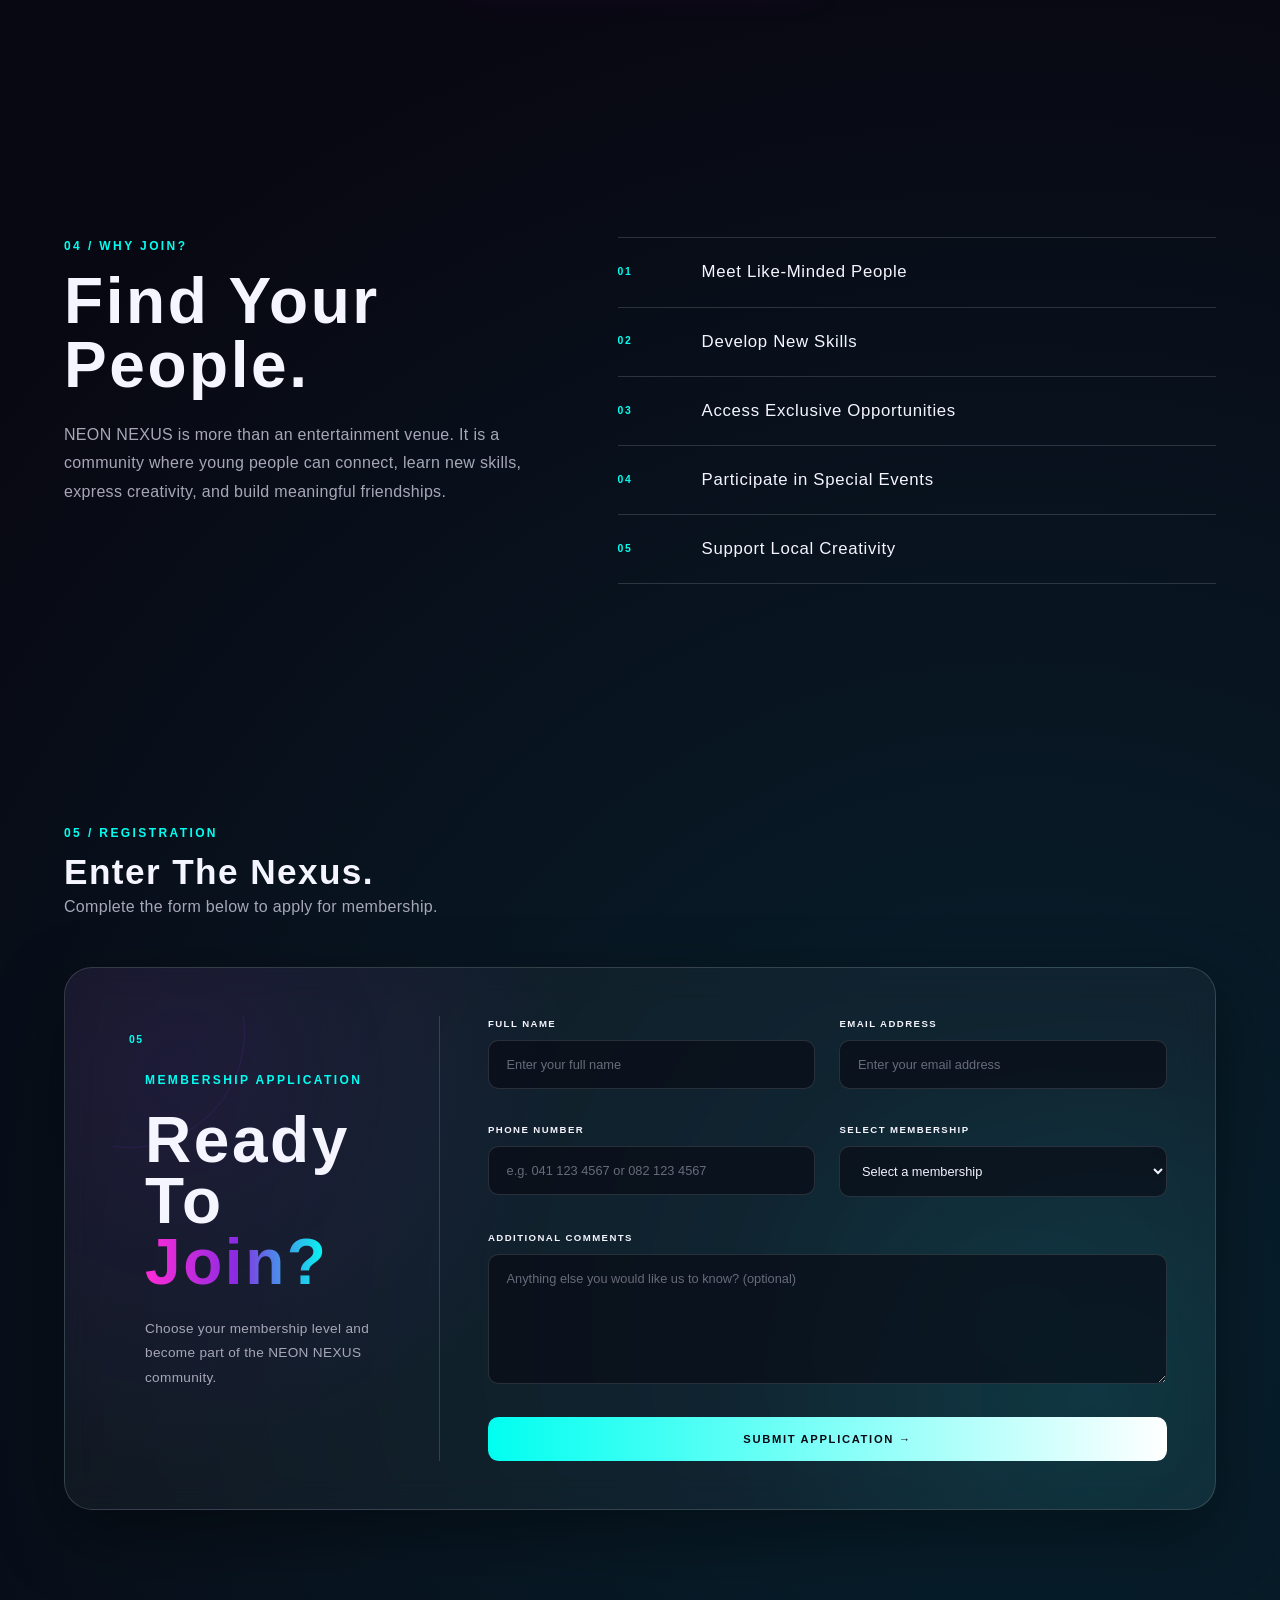
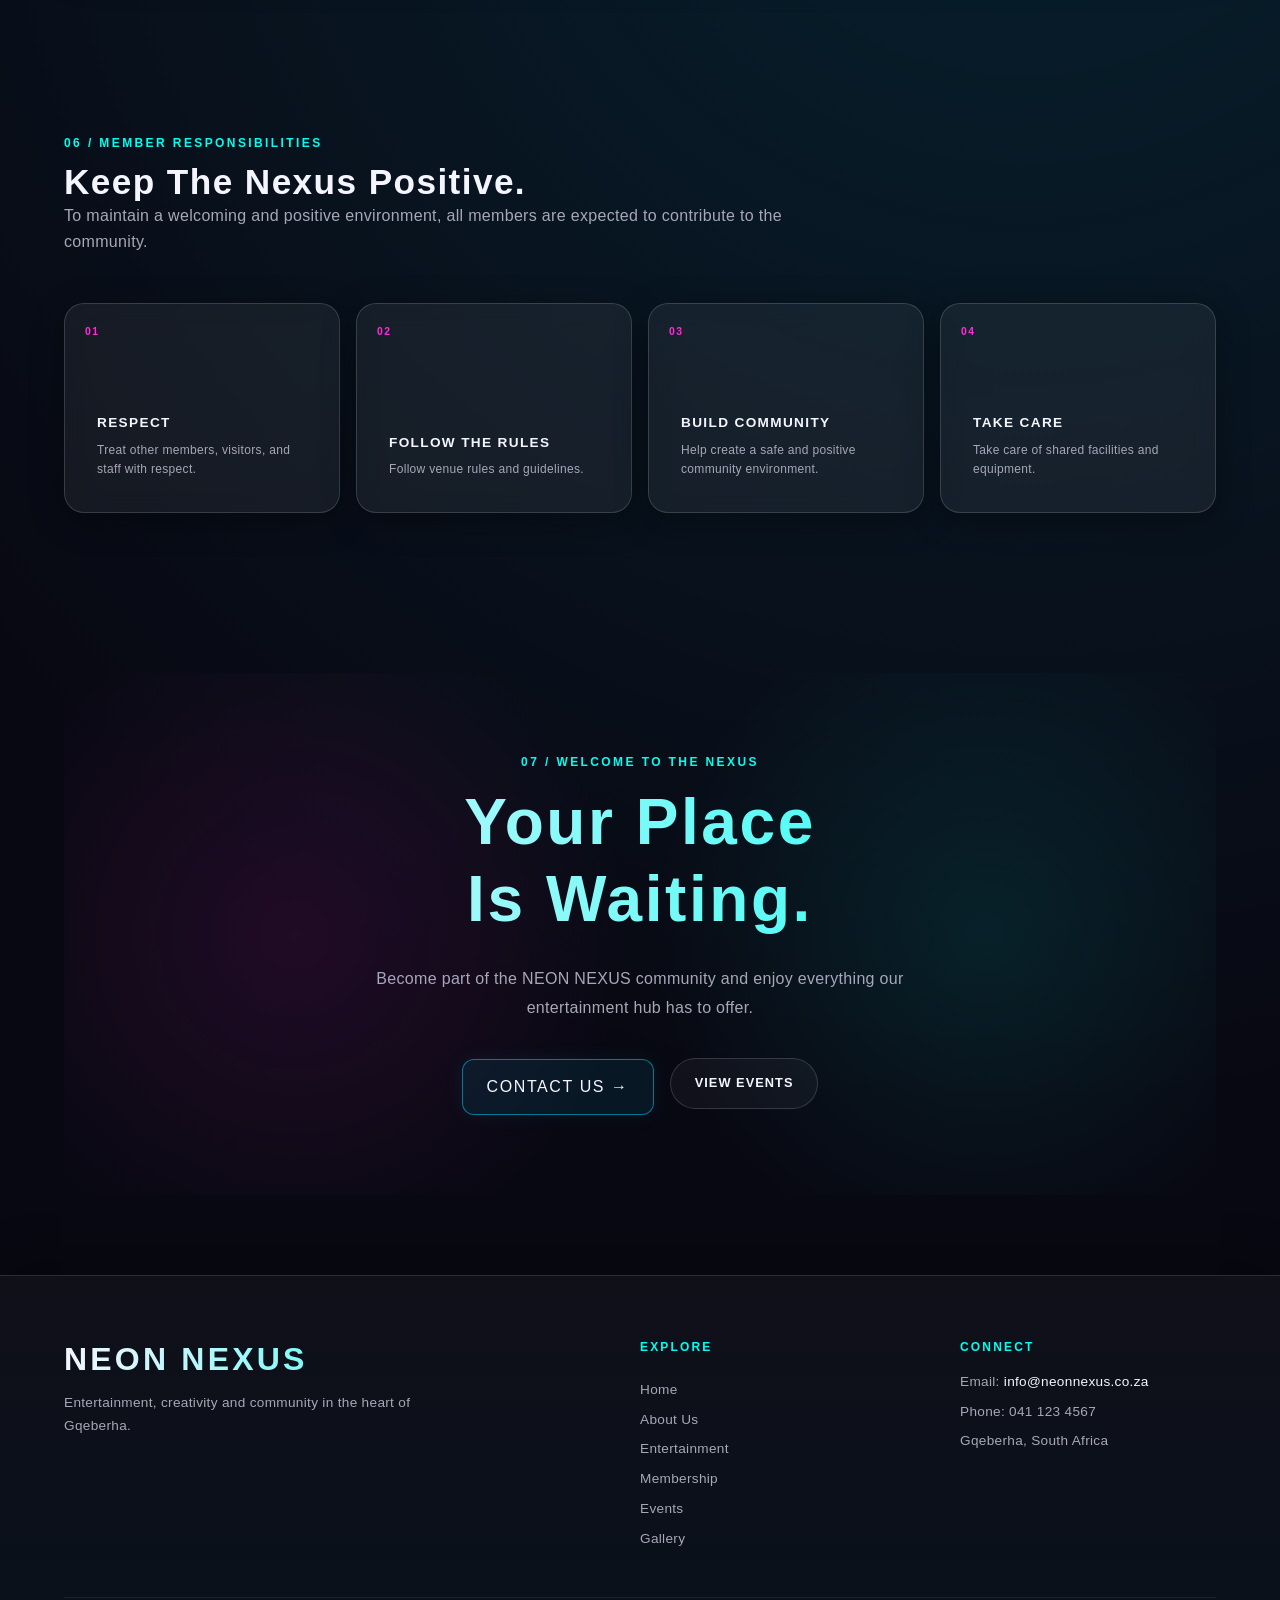
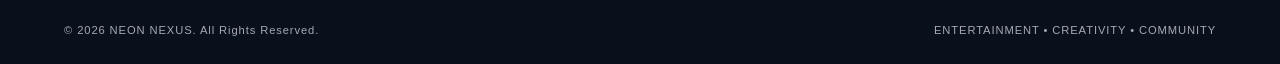
<file: Pages/membership.html>
<!DOCTYPE html>
<html lang="en">

<head>

    <meta charset="UTF-8">
    <meta name="viewport" content="width=device-width, initial-scale=1.0">

    <title>Membership Plans | Student, Premium & VIP</title>
    <meta name="description" content="Join NEON NEXUS from R99 per month. Compare Student, Premium and VIP memberships and register online.">
    <meta name="keywords" content="NEON NEXUS membership, student membership, premium membership, VIP membership, youth club Gqeberha, member benefits">

    <meta property="og:title" content="Membership Plans | Student, Premium & VIP">
    <meta property="og:description" content="Student R99, Premium R199 and VIP R299 per month. Unlock priority events, café discounts and more.">
    <meta property="og:type" content="website">
    <meta property="og:url" content="https://hay-67.github.io/Website/Pages/membership.html">

    <link rel="stylesheet" href="../Assets/css/styles.css">

</head>


<body>


<header class="site-header">

    <div class="logo-area">

        <img src="../Assets/Images/neon-nexus-logo.png"
            alt="NEON NEXUS entertainment and creative hub logo"
            width="150">

        <div class="brand-text">

            <h1>NEON NEXUS</h1>

            <p>Entertainment • Creativity • Community</p>

        </div>

    </div>


    <nav class="main-navigation">

        <a href="../index.html">HOME</a>
        <a href="about-us.html">ABOUT US</a>
        <a href="entertainment.html">ENTERTAINMENT</a>
        <a href="events.html">EVENTS</a>
        <a href="NEXUSCafe.html">NEXUS CAFE</a>
        <a href="gallery.html">GALLERY</a>
        <a href="membership.html">MEMBERSHIP</a>
        <a href="enquiry.html" > ENQUIRIES</a>
        <a href="contact.html">CONTACT US</a>

    </nav>

</header>



<main>


    <!-- Membership Hero -->

    <section class="page-hero membership-hero">

        <div class="page-hero-content">

            <p class="section-label">
                MEMBERSHIP / JOIN THE NEXUS
            </p>

            <h2>
                Your Access <span>Starts Here.</span>
            </h2>

            <p>
                Join NEON NEXUS from R99 per month. 
                Compare Student, Premium and VIP memberships and register online.
            </p>

        </div>

    </section>



    <!-- Membership Intro -->

    <section class="membership-intro">

        <div class="membership-intro-content">

            <p class="section-label">
                01 / BECOME A MEMBER
            </p>

            <h2>
                More Than A Membership.
            </h2>

            <p>
                Membership gives visitors access to exclusive benefits,
                special promotions, priority event registration, and
                opportunities to become more involved in the
                NEON NEXUS community.
            </p>

        </div>


        <div class="membership-intro-visual">

            <span class="membership-glow-number">
                01
            </span>

            <p>
                CONNECT
            </p>

            <h3>
                JOIN.<br>
                CREATE.<br>
                <span>BELONG.</span>
            </h3>

        </div>

    </section>



    <!-- Membership Benefits -->

    <section class="membership-benefits">

        <div class="section-heading">

            <p class="section-label">
                02 / MEMBER BENEFITS
            </p>

            <h2>
                Unlock More Of The Nexus.
            </h2>

            <p>
                Members get access to benefits designed to make every
                visit more rewarding.
            </p>

        </div>


        <div class="benefits-grid">


            <div class="glass-panel benefit-card">

                <span>01</span>

                <h3>
                    Priority Tournament Registration
                </h3>

                <p>
                    Get priority access when registering for
                    NEON NEXUS gaming tournaments.
                </p>

            </div>


            <div class="glass-panel benefit-card">

                <span>02</span>

                <h3>
                    Exclusive Member Events
                </h3>

                <p>
                    Take part in special events created
                    specifically for members.
                </p>

            </div>


            <div class="glass-panel benefit-card">

                <span>03</span>

                <h3>
                    Café Discounts
                </h3>

                <p>
                    Enjoy discounts at NEXUS Café while
                    relaxing, studying, or socialising.
                </p>

            </div>


            <div class="glass-panel benefit-card">

                <span>04</span>

                <h3>
                    Special Promotions & Rewards
                </h3>

                <p>
                    Access special promotions and rewards
                    available to NEON NEXUS members.
                </p>

            </div>


            <div class="glass-panel benefit-card">

                <span>05</span>

                <h3>
                    Early Event Access
                </h3>

                <p>
                    Get early access to selected event
                    tickets and registrations.
                </p>

            </div>


            <div class="glass-panel benefit-card">

                <span>06</span>

                <h3>
                    Community Networking
                </h3>

                <p>
                    Connect with other young people,
                    creatives, gamers, and performers.
                </p>

            </div>


        </div>

    </section>



    <!-- Member Packages -->

    <section class="membership-packages">

        <div class="section-heading">

            <p class="section-label">
                03 / MEMBERSHIP PACKAGES
            </p>

            <h2>
                Choose Your Level.
            </h2>

            <p>
                Find the membership package that fits the way
                you want to experience NEON NEXUS.
            </p>

        </div>


        <div class="membership-tier-grid">


            <!-- Student -->

            <article class="membership-tier">

                <div class="tier-top">

                    <span class="tier-number">
                        01
                    </span>

                    <span class="tier-label">
                        STARTER
                    </span>

                </div>


                <h3>
                    Student Membership
                </h3>


                <div class="tier-price">

                    <span>
                        R99
                    </span>

                    <small>
                        / MONTH
                    </small>

                </div>


                <p class="tier-description">
                    Basic membership benefits for students
                    looking to become part of the community.
                </p>


                <div class="tier-line"></div>


                <ul>

                    <li>
                        Basic Member Benefits
                    </li>

                    <li>
                        Priority Tournament Registration
                    </li>

                    <li>
                        Community Networking
                    </li>

                </ul>


                <a href="#registration" class="tier-button">
                    CHOOSE MEMBERSHIP →
                </a>

            </article>



            <!-- Premium -->

            <article class="membership-tier membership-tier-featured">

                <div class="tier-top">

                    <span class="tier-number">
                        02
                    </span>

                    <span class="tier-label">
                        POPULAR
                    </span>

                </div>


                <h3>
                    Premium Membership
                </h3>


                <div class="tier-price">

                    <span>
                        R199
                    </span>

                    <small>
                        / MONTH
                    </small>

                </div>


                <p class="tier-description">
                    Enjoy all standard membership benefits
                    plus additional event discounts.
                </p>


                <div class="tier-line"></div>


                <ul>

                    <li>
                        All Member Benefits
                    </li>

                    <li>
                        Event Discounts
                    </li>

                    <li>
                        Special Promotions
                    </li>

                    <li>
                        Early Event Access
                    </li>

                </ul>


                <a href="#registration" class="tier-button">
                    CHOOSE MEMBERSHIP →
                </a>

            </article>



            <!-- VIP -->

            <article class="membership-tier">

                <div class="tier-top">

                    <span class="tier-number">
                        03
                    </span>

                    <span class="tier-label">
                        VIP
                    </span>

                </div>


                <h3>
                    VIP Membership
                </h3>


                <div class="tier-price">

                    <span>
                        R299
                    </span>

                    <small>
                        / MONTH
                    </small>

                </div>


                <p class="tier-description">
                    Premium membership benefits with
                    additional priority access.
                </p>


                <div class="tier-line"></div>


                <ul>

                    <li>
                        Premium Benefits
                    </li>

                    <li>
                        Priority Access
                    </li>

                    <li>
                        Event Discounts
                    </li>

                    <li>
                        Exclusive Opportunities
                    </li>

                </ul>


                <a href="#registration" class="tier-button">
                    CHOOSE MEMBERSHIP →
                </a>

            </article>


        </div>

    </section>



    <!-- Why Join -->

    <section class="why-membership">

        <div class="why-membership-content">

            <p class="section-label">
                04 / WHY JOIN?
            </p>

            <h2>
                Find Your People.
            </h2>

            <p>
                NEON NEXUS is more than an entertainment venue.
                It is a community where young people can connect,
                learn new skills, express creativity, and build
                meaningful friendships.
            </p>

        </div>


        <div class="why-membership-list">

            <div>
                <span>01</span>
                <h3>Meet Like-Minded People</h3>
            </div>

            <div>
                <span>02</span>
                <h3>Develop New Skills</h3>
            </div>

            <div>
                <span>03</span>
                <h3>Access Exclusive Opportunities</h3>
            </div>

            <div>
                <span>04</span>
                <h3>Participate in Special Events</h3>
            </div>

            <div>
                <span>05</span>
                <h3>Support Local Creativity</h3>
            </div>

        </div>

    </section>



    <!-- Registration -->

    <section class="membership-registration" id="registration">

        <div class="section-heading">

            <p class="section-label">
                05 / REGISTRATION
            </p>

            <h2>
                Enter The Nexus.
            </h2>

            <p>
                Complete the form below to apply for membership.
            </p>

        </div>


        <div class="registration-panel">


            <div class="registration-info">

                <span class="registration-number">
                    05
                </span>

                <p class="section-label">
                    MEMBERSHIP APPLICATION
                </p>

                <h3>
                    Ready To<br>
                    <span>Join?</span>
                </h3>

                <p>
                    Choose your membership level and become part
                    of the NEON NEXUS community.
                </p>

            </div>


            <form class="membership-form" id="membershipForm" novalidate>


                <div class="form-group">

                    <label for="fullname">FULL NAME</label>

                    <input type="text"
                           id="fullname"
                           name="fullname"
                           placeholder="Enter your full name"
                           autocomplete="name"
                           required
                           minlength="2"
                           maxlength="60"
                           aria-describedby="fullnameError">

                    <span class="field-error" id="fullnameError" role="alert"></span>

                </div>


                <div class="form-group">

                    <label for="email">EMAIL ADDRESS</label>

                    <input type="email"
                           id="email"
                           name="email"
                           placeholder="Enter your email address"
                           autocomplete="email"
                           required
                           maxlength="100"
                           aria-describedby="emailError">

                    <span class="field-error" id="emailError" role="alert"></span>

                </div>


                <div class="form-group">

                    <label for="phone">PHONE NUMBER</label>

                    <input type="tel"
                           id="phone"
                           name="phone"
                           placeholder="e.g. 041 123 4567 or 082 123 4567"
                           autocomplete="tel"
                           required
                           maxlength="20"
                           aria-describedby="phoneError">

                    <span class="field-error" id="phoneError" role="alert"></span>

                </div>


                <div class="form-group">

                    <label for="membership-type">SELECT MEMBERSHIP</label>

                    <select id="membership-type"
                            name="membership-type"
                            required
                            aria-describedby="membership-typeError">

                        <option value="">Select a membership</option>
                        <option value="student">Student Membership — R99</option>
                        <option value="premium">Premium Membership — R199</option>
                        <option value="vip">VIP Membership — R299</option>

                    </select>

                    <span class="field-error" id="membership-typeError" role="alert"></span>

                </div>


                <div class="form-group form-group-full">

                    <label for="comments">ADDITIONAL COMMENTS</label>

                    <textarea id="comments"
                              name="comments"
                              rows="5"
                              maxlength="300"
                              placeholder="Anything else you would like us to know? (optional)"
                              aria-describedby="commentsError"></textarea>

                    <span class="field-error" id="commentsError" role="alert"></span>

                </div>


                <button type="submit" class="membership-submit">
                    SUBMIT APPLICATION →
                </button>


            </form>

        </div>

        <!-- Confirmation appears here after a valid application -->
        <div id="membershipResult"
             class="glass-panel membership-result"
             role="status"
             aria-live="polite"
             tabindex="-1"
             hidden>
        </div>

    </section>



    <!-- Member Responsibilities -->

    <section class="member-responsibilities">

        <div class="section-heading">

            <p class="section-label">
                06 / MEMBER RESPONSIBILITIES
            </p>

            <h2>
                Keep The Nexus Positive.
            </h2>

            <p>
                To maintain a welcoming and positive environment,
                all members are expected to contribute to the community.
            </p>

        </div>


        <div class="responsibility-grid">


            <div class="glass-panel responsibility-card">

                <span>01</span>

                <h3>
                    RESPECT
                </h3>

                <p>
                    Treat other members, visitors, and staff
                    with respect.
                </p>

            </div>


            <div class="glass-panel responsibility-card">

                <span>02</span>

                <h3>
                    FOLLOW THE RULES
                </h3>

                <p>
                    Follow venue rules and guidelines.
                </p>

            </div>


            <div class="glass-panel responsibility-card">

                <span>03</span>

                <h3>
                    BUILD COMMUNITY
                </h3>

                <p>
                    Help create a safe and positive community
                    environment.
                </p>

            </div>


            <div class="glass-panel responsibility-card">

                <span>04</span>

                <h3>
                    TAKE CARE
                </h3>

                <p>
                    Take care of shared facilities and equipment.
                </p>

            </div>


        </div>

    </section>



    <!-- Final CTA -->

    <section class="page-cta membership-cta">

        <p class="section-label">
            07 / WELCOME TO THE NEXUS
        </p>

        <h2>
            Your Place<br>
            Is Waiting.
        </h2>

        <p class="cta-description">
            Become part of the NEON NEXUS community and enjoy
            everything our entertainment hub has to offer.
        </p>

        <div class="cta-buttons">

            <a href="contact.html" class="hero-button">
                CONTACT US →
            </a>

            <a href="events.html" class="secondary-button">
                VIEW EVENTS
            </a>

        </div>

    </section>


</main>



<!-- Footer -->

<footer class="site-footer">

    <div class="footer-main">


        <div class="footer-brand">

            <h2>
                NEON NEXUS
            </h2>

            <p>
                Entertainment, creativity and community in the heart
                of Gqeberha.
            </p>

        </div>


        <div class="footer-links">

            <h3>
                EXPLORE
            </h3>

            <a href="../index.html">Home</a>

            <a href="about-us.html">About Us</a>

            <a href="entertainment.html">Entertainment</a>

            <a href="membership.html">Membership</a>

            <a href="events.html">Events</a>

            <a href="gallery.html">Gallery</a>

        </div>


        <div class="footer-contact">

            <h3>
                CONNECT
            </h3>

            <p>Email: <a href="mailto:info@neonnexus.co.za">info@neonnexus.co.za</a></p>

            <p>
                Phone: 041 123 4567
            </p>

            <p>
                Gqeberha, South Africa
            </p>

        </div>


    </div>


    <div class="footer-bottom">

        <p>
            &copy; 2026 NEON NEXUS. All Rights Reserved.
        </p>

        <p>
            ENTERTAINMENT • CREATIVITY • COMMUNITY
        </p>

    </div>

</footer>

<script src="../Assets/js/membership-form.js"></script>

</body>

</html>
</file>
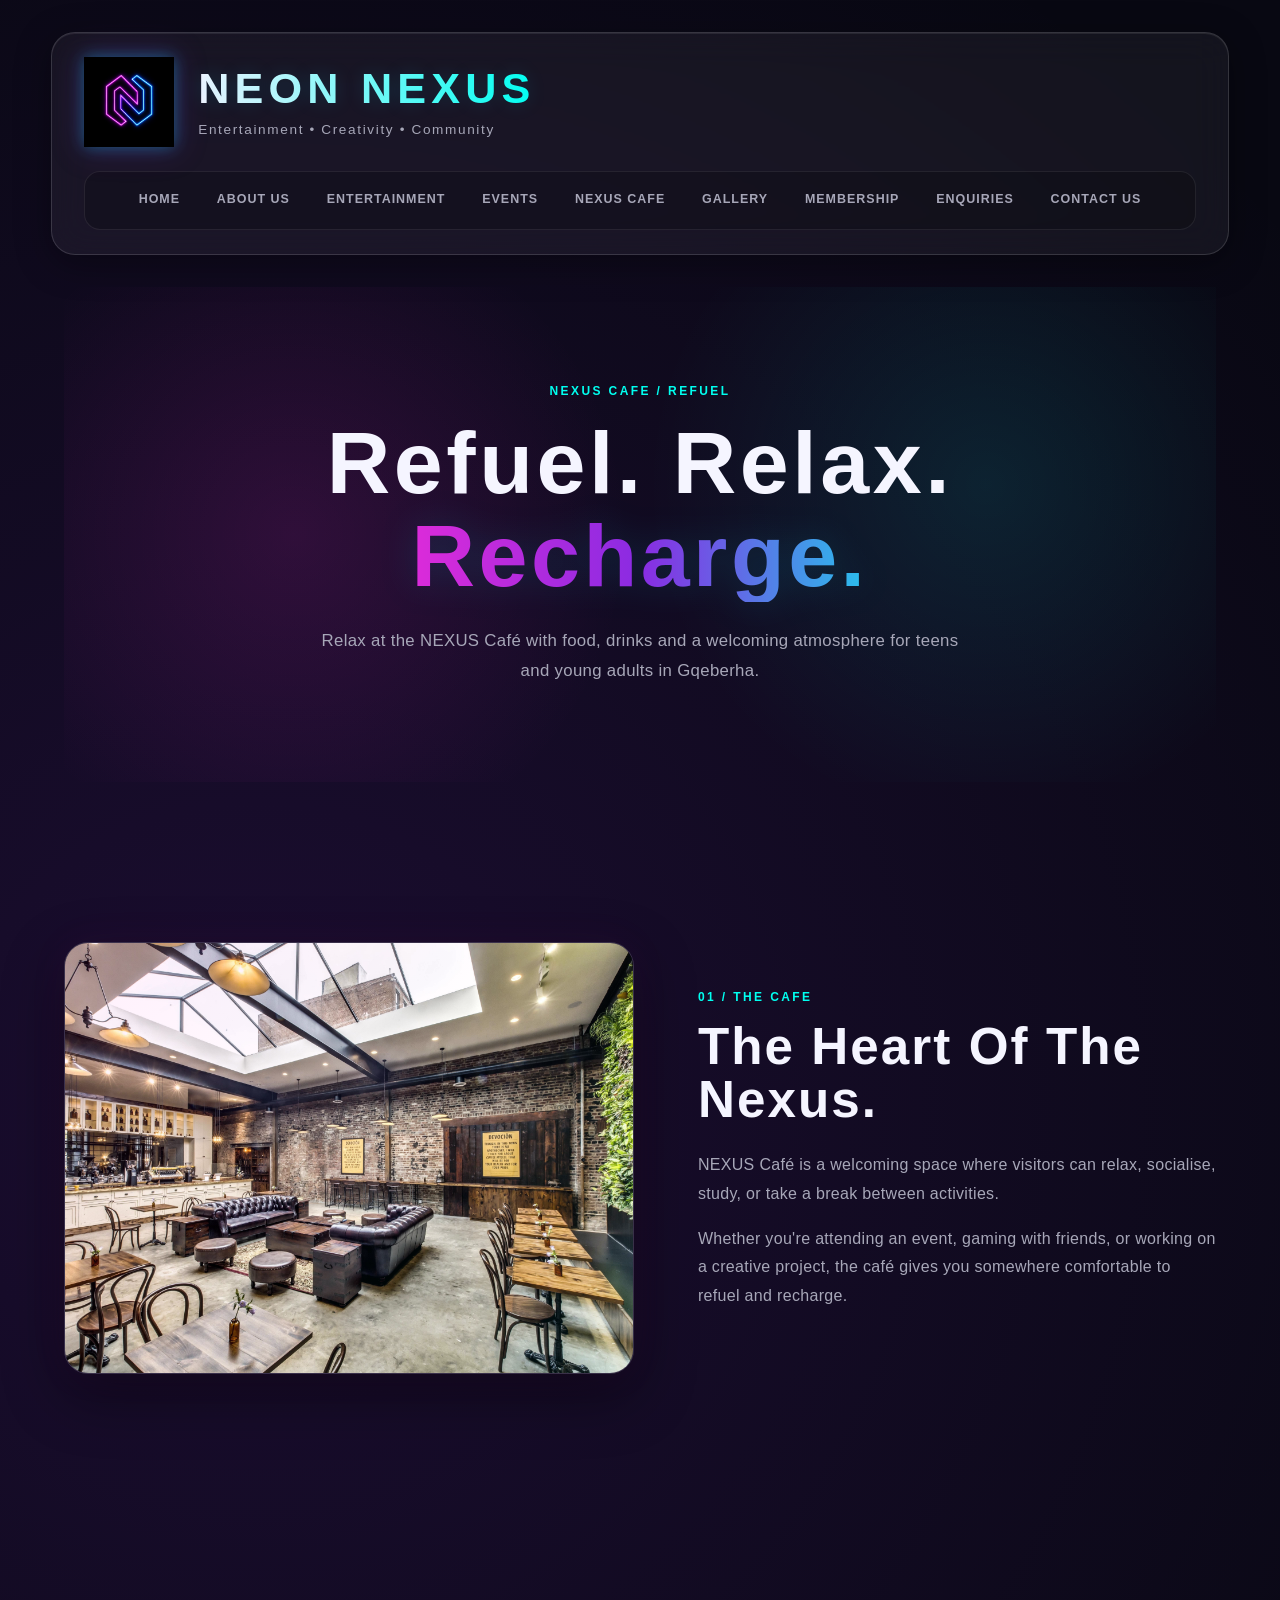
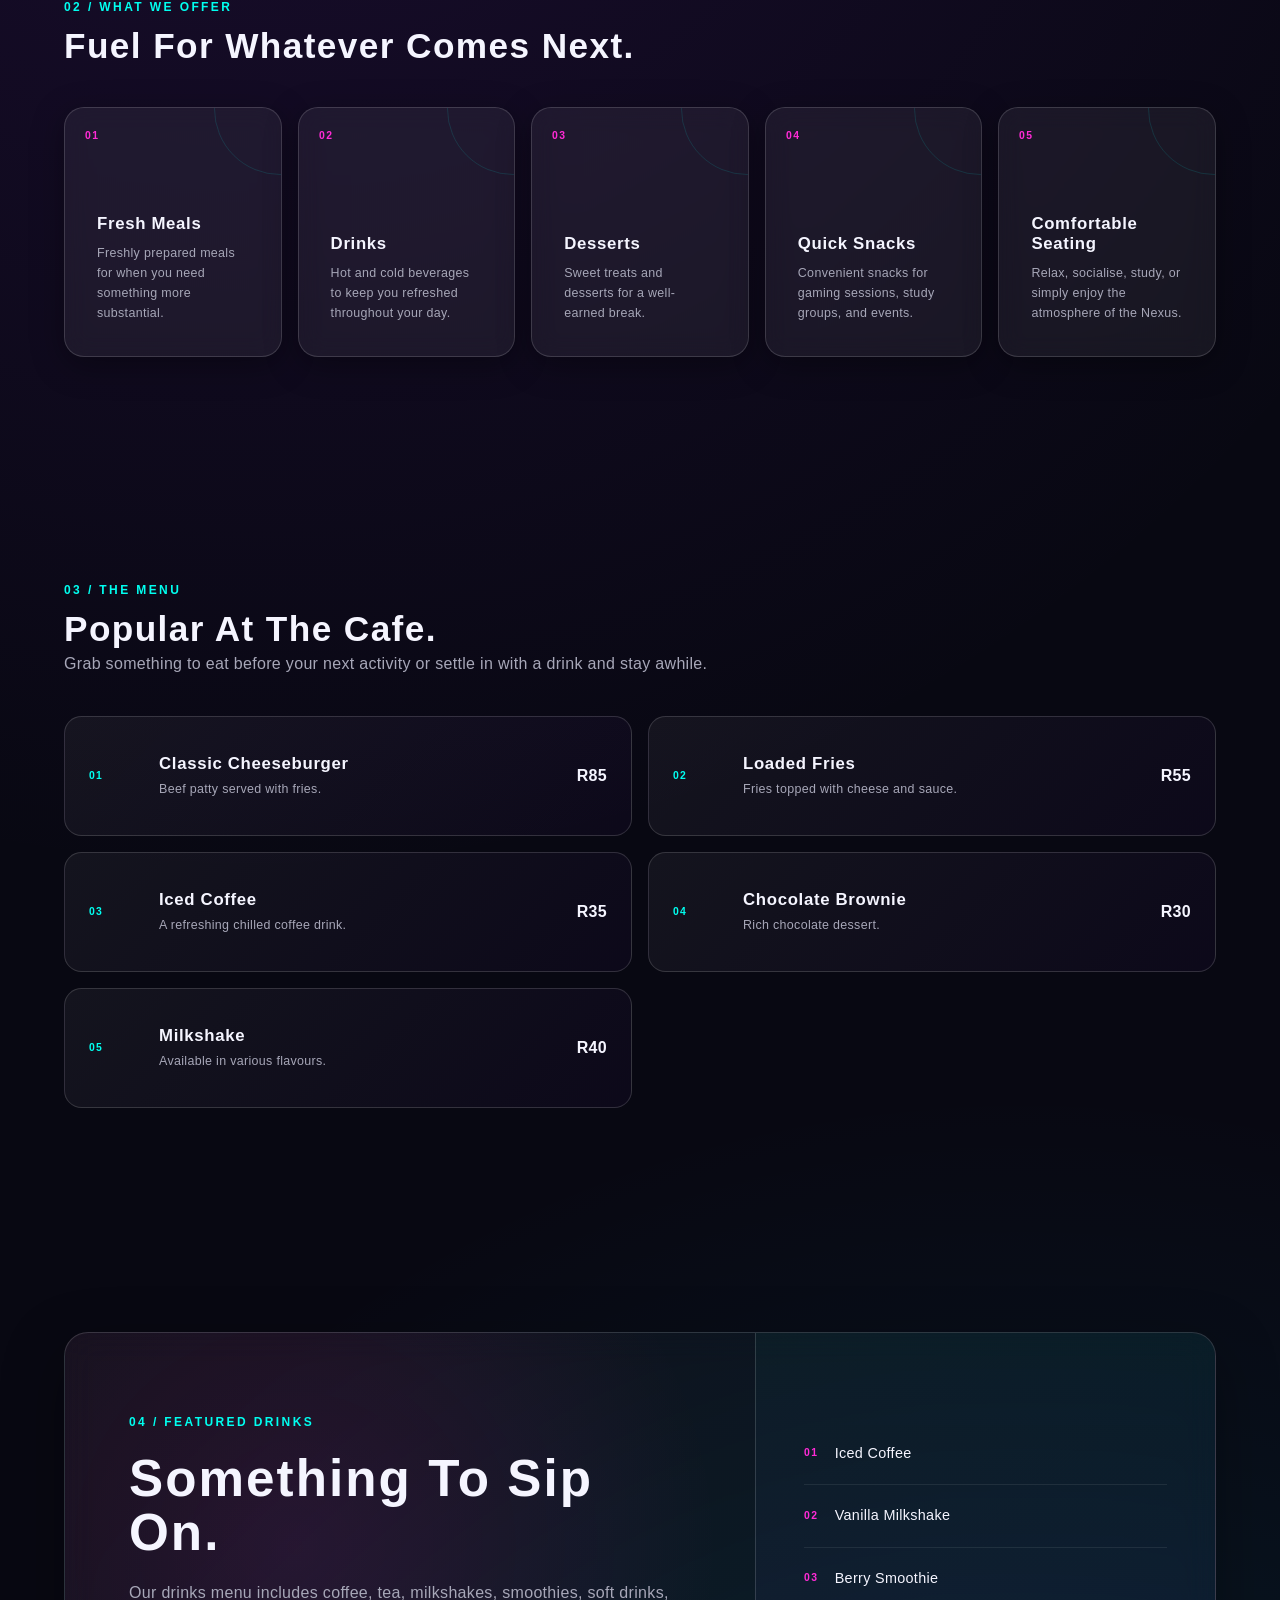
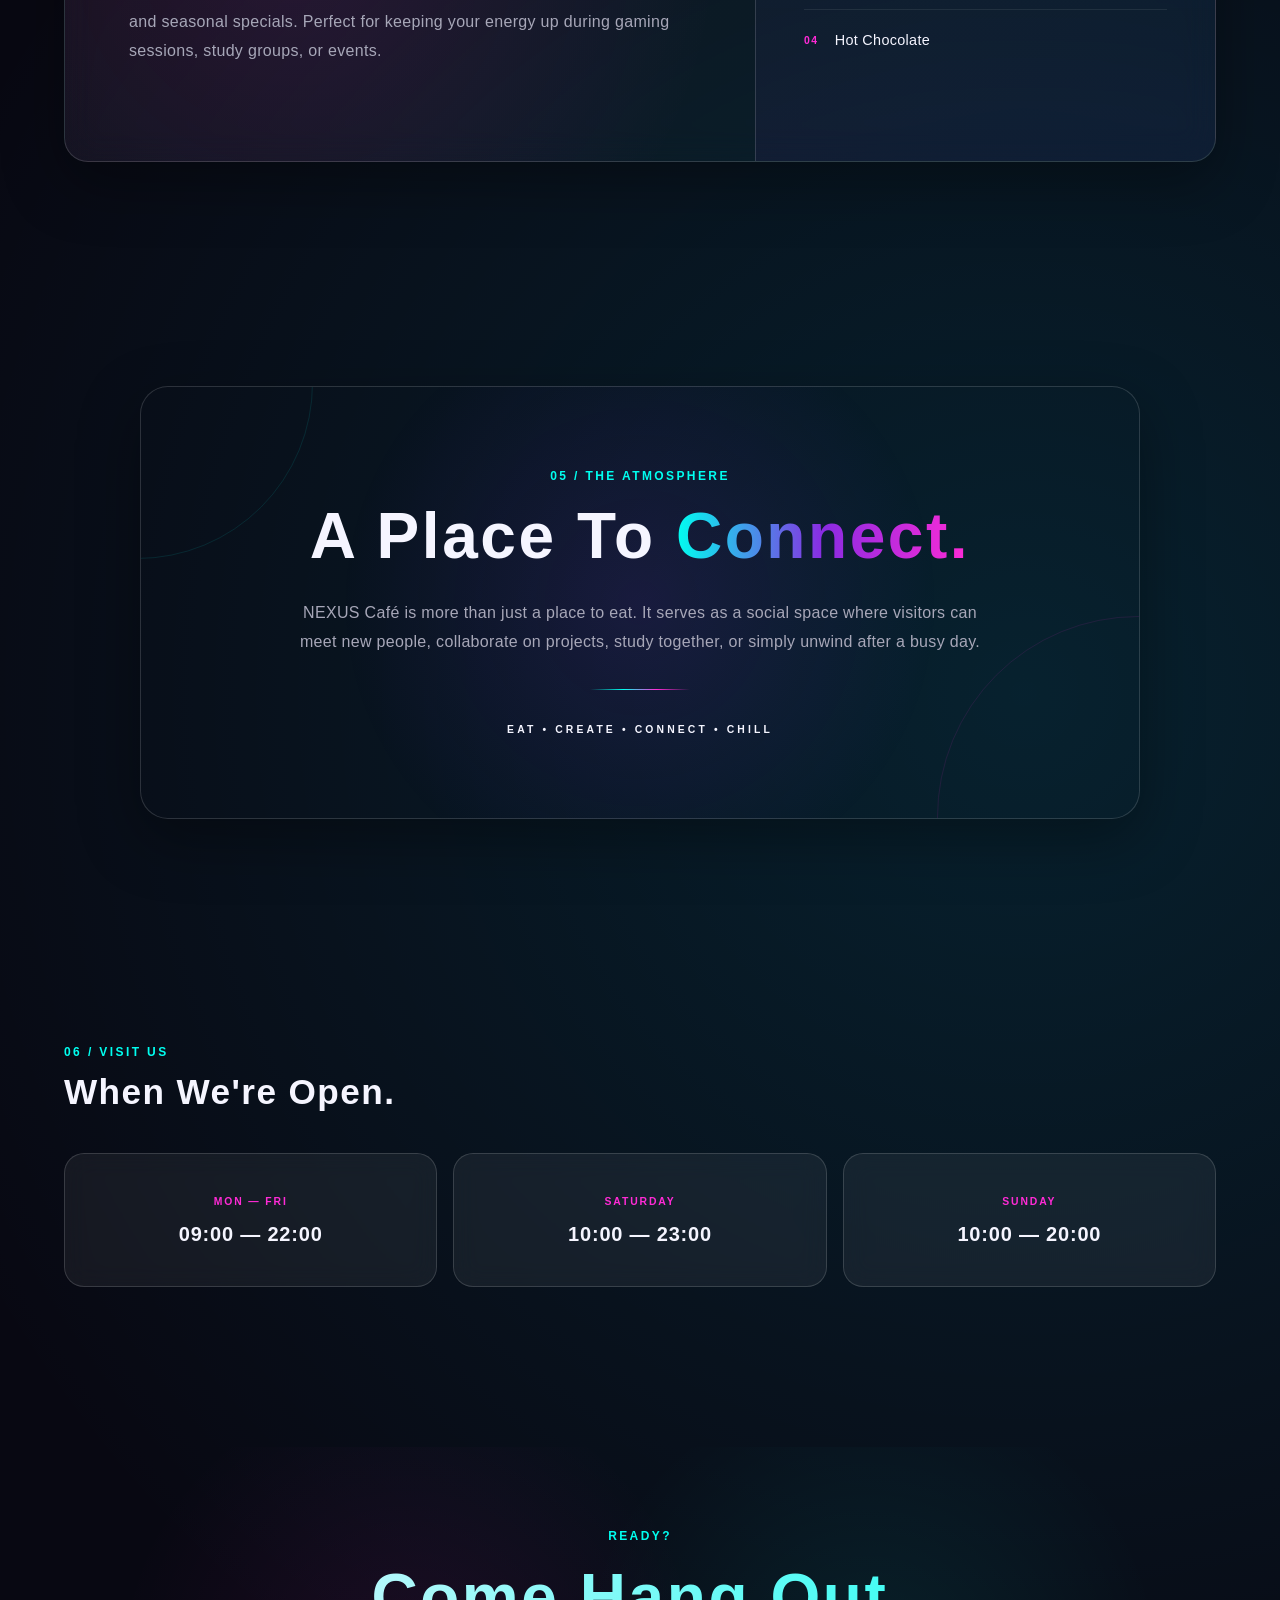
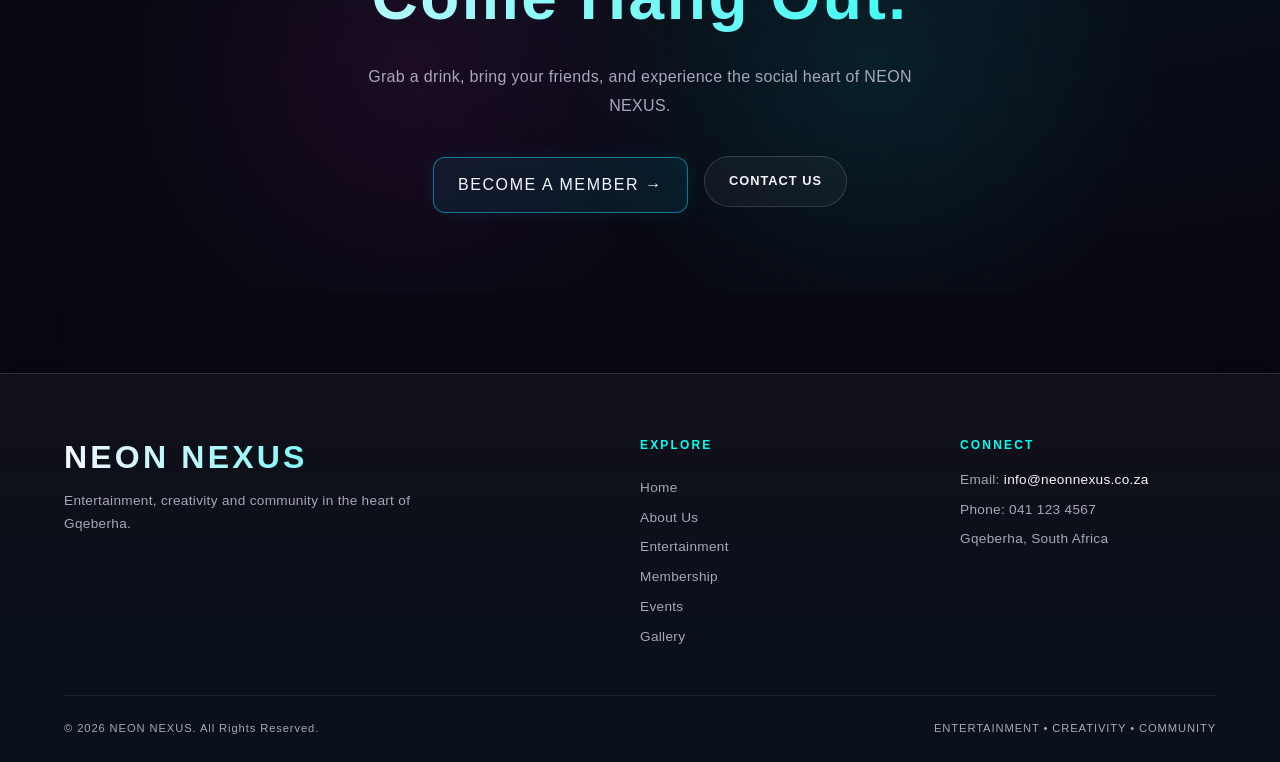
<file: Pages/NEXUSCafe.html>
<!DOCTYPE html>
<html lang="en">

<head>
    <meta charset="UTF-8">
    <meta name="viewport" content="width=device-width, initial-scale=1.0">

    <title>NEXUS Café | Food, Drinks & Hangout in Gqeberha</title>
    <meta name="description" content="Relax at the NEXUS Café with food, drinks and a welcoming atmosphere for teens and young adults in Gqeberha.">
    <meta name="keywords" content="NEXUS cafe, teen cafe, Gqeberha cafe, food and drinks, milkshakes, hangout spot, study spot">

    <meta property="og:title" content="NEXUS Café | Food, Drinks & Hangout in Gqeberha">
    <meta property="og:description" content="Burgers, loaded fries, iced coffee, milkshakes and a welcoming place to hang out in Gqeberha.">
    <meta property="og:type" content="website">
    <meta property="og:url" content="https://hay-67.github.io/Website/Pages/NEXUSCafe.html">

    <link rel="stylesheet" href="../Assets/css/styles.css">
</head>

<body>

<header class="site-header">

    <div class="logo-area">

        <img src="../Assets/Images/neon-nexus-logo.png"
            alt="NEON NEXUS entertainment and creative hub logo"
            width="150">

        <div class="brand-text">

            <h1>NEON NEXUS</h1>

            <p>Entertainment • Creativity • Community</p>

        </div>

    </div>


    <nav class="main-navigation">

        <a href="../index.html">HOME</a>

        <a href="about-us.html">ABOUT US</a>

        <a href="entertainment.html">ENTERTAINMENT</a>

        <a href="events.html">EVENTS</a>

        <a href="NEXUSCafe.html">NEXUS CAFE</a>

        <a href="gallery.html">GALLERY</a>

        <a href="membership.html">MEMBERSHIP</a>

        <a href="enquiry.html" > ENQUIRIES</a>

        <a href="contact.html">CONTACT US</a>

    </nav>

</header>


<main>


    <!-- Cafe Hero -->

    <section class="page-hero cafe-hero">

        <div class="page-hero-content">

            <p class="section-label">
                NEXUS CAFE / REFUEL
            </p>

            <h2>
                Refuel. Relax. <span>Recharge.</span>
            </h2>

            <p>
                Relax at the NEXUS Café with food, 
                drinks and a welcoming atmosphere for teens and young adults in Gqeberha.
            </p>

        </div>

    </section>



    <!-- Cafe Intro -->

    <section class="cafe-intro">

        <div class="cafe-intro-image">

            <img src="../Assets/Images/neon-nexus-nexus-cafe.jpg"
                 alt="NEXUS Cafe interior">

        </div>


        <div class="cafe-intro-content">

            <p class="section-label">
                01 / THE CAFE
            </p>

            <h2>
                The Heart Of The Nexus.
            </h2>

            <p>
                NEXUS Café is a welcoming space where visitors can relax,
                socialise, study, or take a break between activities.
            </p>

            <p>
                Whether you're attending an event, gaming with friends,
                or working on a creative project, the café gives you
                somewhere comfortable to refuel and recharge.
            </p>

        </div>

    </section>



    <!-- What We Offer -->

    <section class="cafe-offers">

        <div class="section-heading">

            <p class="section-label">
                02 / WHAT WE OFFER
            </p>

            <h2>
                Fuel For Whatever Comes Next.
            </h2>

        </div>


        <div class="cafe-offer-grid">

            <div class="glass-panel cafe-offer-card">

                <span>01</span>

                <h3>
                    Fresh Meals
                </h3>

                <p>
                    Freshly prepared meals for when you need something
                    more substantial.
                </p>

            </div>


            <div class="glass-panel cafe-offer-card">

                <span>02</span>

                <h3>
                    Drinks
                </h3>

                <p>
                    Hot and cold beverages to keep you refreshed
                    throughout your day.
                </p>

            </div>


            <div class="glass-panel cafe-offer-card">

                <span>03</span>

                <h3>
                    Desserts
                </h3>

                <p>
                    Sweet treats and desserts for a well-earned break.
                </p>

            </div>


            <div class="glass-panel cafe-offer-card">

                <span>04</span>

                <h3>
                    Quick Snacks
                </h3>

                <p>
                    Convenient snacks for gaming sessions, study groups,
                    and events.
                </p>

            </div>


            <div class="glass-panel cafe-offer-card">

                <span>05</span>

                <h3>
                    Comfortable Seating
                </h3>

                <p>
                    Relax, socialise, study, or simply enjoy the atmosphere
                    of the Nexus.
                </p>

            </div>

        </div>

    </section>



    <!-- Menu -->

    <section class="cafe-menu-section">

        <div class="section-heading">

            <p class="section-label">
                03 / THE MENU
            </p>

            <h2>
                Popular At The Cafe.
            </h2>

            <p>
                Grab something to eat before your next activity or settle
                in with a drink and stay awhile.
            </p>

        </div>


        <div class="cafe-menu-grid">


            <article class="menu-item">

                <div class="menu-item-number">
                    01
                </div>

                <div class="menu-item-info">

                    <h3>
                        Classic Cheeseburger
                    </h3>

                    <p>
                        Beef patty served with fries.
                    </p>

                </div>

                <span class="menu-price">
                    R85
                </span>

            </article>


            <article class="menu-item">

                <div class="menu-item-number">
                    02
                </div>

                <div class="menu-item-info">

                    <h3>
                        Loaded Fries
                    </h3>

                    <p>
                        Fries topped with cheese and sauce.
                    </p>

                </div>

                <span class="menu-price">
                    R55
                </span>

            </article>


            <article class="menu-item">

                <div class="menu-item-number">
                    03
                </div>

                <div class="menu-item-info">

                    <h3>
                        Iced Coffee
                    </h3>

                    <p>
                        A refreshing chilled coffee drink.
                    </p>

                </div>

                <span class="menu-price">
                    R35
                </span>

            </article>


            <article class="menu-item">

                <div class="menu-item-number">
                    04
                </div>

                <div class="menu-item-info">

                    <h3>
                        Chocolate Brownie
                    </h3>

                    <p>
                        Rich chocolate dessert.
                    </p>

                </div>

                <span class="menu-price">
                    R30
                </span>

            </article>


            <article class="menu-item">

                <div class="menu-item-number">
                    05
                </div>

                <div class="menu-item-info">

                    <h3>
                        Milkshake
                    </h3>

                    <p>
                        Available in various flavours.
                    </p>

                </div>

                <span class="menu-price">
                    R40
                </span>

            </article>


        </div>

    </section>



    <!-- Featured Drinks -->

    <section class="featured-drinks-section">

        <div class="featured-drinks-panel">

            <div class="featured-drinks-content">

                <p class="section-label">
                    04 / FEATURED DRINKS
                </p>

                <h2>
                    Something To Sip On.
                </h2>

                <p>
                    Our drinks menu includes coffee, tea, milkshakes,
                    smoothies, soft drinks, and seasonal specials.
                    Perfect for keeping your energy up during gaming
                    sessions, study groups, or events.
                </p>

            </div>


            <div class="drink-list">

                <div>
                    <span>01</span>
                    <p>Iced Coffee</p>
                </div>

                <div>
                    <span>02</span>
                    <p>Vanilla Milkshake</p>
                </div>

                <div>
                    <span>03</span>
                    <p>Berry Smoothie</p>
                </div>

                <div>
                    <span>04</span>
                    <p>Hot Chocolate</p>
                </div>

            </div>

        </div>

    </section>



    <!-- Atmosphere -->

    <section class="cafe-atmosphere">

        <div class="atmosphere-panel">

            <p class="section-label">
                05 / THE ATMOSPHERE
            </p>

            <h2>
                A Place To <span>Connect.</span>
            </h2>

            <p>
                NEXUS Café is more than just a place to eat. It serves
                as a social space where visitors can meet new people,
                collaborate on projects, study together, or simply
                unwind after a busy day.
            </p>

            <div class="atmosphere-line"></div>

            <p class="atmosphere-tagline">
                EAT • CREATE • CONNECT • CHILL
            </p>

        </div>

    </section>



    <!-- Operating Hours -->

    <section class="cafe-hours-section">

        <div class="section-heading">

            <p class="section-label">
                06 / VISIT US
            </p>

            <h2>
                When We're Open.
            </h2>

        </div>


        <div class="cafe-hours-grid">


            <div class="hours-card">

                <span>MON — FRI</span>

                <h3>
                    09:00 — 22:00
                </h3>

            </div>


            <div class="hours-card">

                <span>SATURDAY</span>

                <h3>
                    10:00 — 23:00
                </h3>

            </div>


            <div class="hours-card">

                <span>SUNDAY</span>

                <h3>
                    10:00 — 20:00
                </h3>

            </div>


        </div>

    </section>



    <!-- CTA -->

    <section class="page-cta cafe-cta">

        <p class="section-label">
            READY?
        </p>

        <h2>
            Come Hang Out.
        </h2>

        <p class="cta-description">
            Grab a drink, bring your friends, and experience the social
            heart of NEON NEXUS.
        </p>

        <div class="cta-buttons">

            <a href="membership.html" class="hero-button">
                BECOME A MEMBER →
            </a>

            <a href="contact.html" class="secondary-button">
                CONTACT US
            </a>

        </div>

    </section>


</main>



<!-- Footer -->

<footer class="site-footer">

    <div class="footer-main">

        <div class="footer-brand">

            <h2>
                NEON NEXUS
            </h2>

            <p>
                Entertainment, creativity and community in the heart
                of Gqeberha.
            </p>

        </div>


        <div class="footer-links">

            <h3>
                EXPLORE
            </h3>

            <a href="../index.html">Home</a>

            <a href="about-us.html">About Us</a>

            <a href="entertainment.html">Entertainment</a>

            <a href="membership.html">Membership</a>

            <a href="events.html">Events</a>

            <a href="gallery.html">Gallery</a>

        </div>


        <div class="footer-contact">

            <h3>
                CONNECT
            </h3>

            <p>Email: <a href="mailto:info@neonnexus.co.za">info@neonnexus.co.za</a></p>

            <p>
                Phone: 041 123 4567
            </p>

            <p>
                Gqeberha, South Africa
            </p>

        </div>

    </div>


    <div class="footer-bottom">

        <p>
            &copy; 2026 NEON NEXUS. All Rights Reserved.
        </p>

        <p>
            ENTERTAINMENT • CREATIVITY • COMMUNITY
        </p>

    </div>

</footer>


</body>
</html>
</file>
<file: Assets/css/styles.css>
/* ==============================
   NEON NEXUS - Global Styles
   ============================== */

/* CSS Reset */
* {
    margin: 0;
    padding: 0;
    box-sizing: border-box;
}

/* Colour System */
:root {
    --nexus-dark: #080812;
    --nexus-dark-blue: #101025;
    --nexus-purple: #8a2be2;
    --nexus-pink: #ff2bd6;
    --nexus-blue: #00d9ff;
    --nexus-cyan: #00fff0;
    --nexus-white: #f5f5ff;
    --nexus-grey: #a7a7b8;

    --glass-bg: rgba(255, 255, 255, 0.06);
    --glass-border: rgba(255, 255, 255, 0.15);

    --section-spacing: 5rem;
}

/* Base Page Styling */
body {
    background:
        radial-gradient(circle at 20% 20%, rgba(138, 43, 226, 0.15), transparent 30%),
        radial-gradient(circle at 80% 70%, rgba(0, 217, 255, 0.12), transparent 30%),
        var(--nexus-dark);

    color: var(--nexus-white);

    font-family: Arial, Helvetica, sans-serif;
    font-size: 1rem;
    line-height: 1.6;
    letter-spacing: 0.02em;

    min-height: 100vh;
}

/* Headings */
h1, h2, h3, h4 {
    color: var(--nexus-white);
    line-height: 1.2;
    letter-spacing: 0.04em;
}

h1 {
    font-size: 3rem;
    font-weight: 700;
}

h2 {
    font-size: 2.2rem;
    font-weight: 700;
}

h3 {
    font-size: 1.5rem;
    font-weight: 600;
}

/* Paragraphs */
p {
    color: var(--nexus-grey);
    margin-bottom: 1rem;
}

/* Links */
a {
    color: var(--nexus-white);
    text-decoration: none;
    transition: color 0.3s ease, text-shadow 0.3s ease;
}

a:hover {
    color: var(--nexus-cyan);
    text-shadow: 0 0 10px var(--nexus-cyan);
}

a:focus {
    outline: 2px solid var(--nexus-cyan);
    outline-offset: 4px;
}

a:active {
    color: var(--nexus-pink);
}

/* Images */
img {
    max-width: 100%;
    height: auto;
    display: block;
}

/* Glass Panel */
.glass-panel {
    background: var(--glass-bg);
    border: 1px solid var(--glass-border);
    border-radius: 1.25rem;
    padding: 2rem;

    backdrop-filter: blur(12px);
    -webkit-backdrop-filter: blur(12px);

    box-shadow:
        0 8px 32px rgba(0, 0, 0, 0.35);

    transition:
        transform 0.3s ease,
        border-color 0.3s ease,
        box-shadow 0.3s ease;
}

.glass-panel:hover {
    transform: translateY(-4px);
    border-color: rgba(0, 255, 240, 0.5);

    box-shadow:
        0 10px 35px rgba(0, 255, 240, 0.12);
}


/* ==============================
   NEON NEXUS HEADER
   ============================== */

.site-header {
    width: 92%;
    max-width: 1400px;
    margin: 2rem auto;

    padding: 1.5rem 2rem;

    background: rgba(255, 255, 255, 0.05);

    border: 1px solid rgba(255, 255, 255, 0.14);
    border-radius: 1.5rem;

    backdrop-filter: blur(18px);
    -webkit-backdrop-filter: blur(18px);

    box-shadow:
        0 8px 35px rgba(0, 0, 0, 0.35),
        inset 0 1px 0 rgba(255, 255, 255, 0.08);

    position: relative;
    z-index: 10;
}




/* ==============================
   LOGO AREA
   ============================== */

.logo-area {
    display: flex;
    align-items: center;
    gap: 1.5rem;
}

.logo-area img {
    width: 90px;
    height: 90px;

    object-fit: contain;

    filter:
        drop-shadow(0 0 8px rgba(0, 217, 255, 0.35))
        drop-shadow(0 0 15px rgba(138, 43, 226, 0.25));
}

.brand-text h1 {
    margin: 0;

    font-size: 2.7rem;
    letter-spacing: 0.12em;

    background: linear-gradient(
        90deg,
        var(--nexus-white),
        var(--nexus-cyan)
    );

    -webkit-background-clip: text;
    background-clip: text;
    -webkit-text-fill-color: transparent;

    text-shadow:
        0 0 20px rgba(0, 217, 255, 0.15);
}

.brand-text p {
    margin: 0.25rem 0 0;

    font-size: 0.85rem;
    letter-spacing: 0.12em;

    color: var(--nexus-grey);
}






/* ==============================
   NAVIGATION
   ============================== */

.main-navigation {
    display: flex;
    justify-content: center;
    align-items: center;
    flex-wrap: wrap;

    gap: 0.5rem;

    margin-top: 1.5rem;

    padding: 0.5rem;

    background: rgba(0, 0, 0, 0.18);

    border: 1px solid rgba(255, 255, 255, 0.08);
    border-radius: 1rem;
}


/* Navigation Links */

.main-navigation a {
    position: relative;

    padding: 0.65rem 0.9rem;

    border-radius: 0.7rem;

    color: var(--nexus-grey);

    font-size: 0.78rem;
    font-weight: 600;

    letter-spacing: 0.08em;

    transition:
        color 0.3s ease,
        background-color 0.3s ease,
        box-shadow 0.3s ease,
        transform 0.3s ease;
}


/* Hover Effect */

.main-navigation a:hover {
    color: var(--nexus-white);

    background: rgba(0, 217, 255, 0.08);

    box-shadow:
        0 0 18px rgba(0, 217, 255, 0.12),
        inset 0 0 12px rgba(0, 217, 255, 0.05);

    transform: translateY(-2px);
}


/* Small glowing line underneath */

.main-navigation a::after {
    content: "";

    position: absolute;

    left: 50%;
    bottom: 4px;

    width: 0;
    height: 2px;

    background: var(--nexus-cyan);

    border-radius: 10px;

    box-shadow:
        0 0 8px var(--nexus-cyan);

    transform: translateX(-50%);

    transition: width 0.3s ease;
}

.main-navigation a:hover::after {
    width: 55%;
}






/* ==============================
   MOBILE HEADER
   ============================== */

@media (max-width: 768px) {

    .site-header {
        width: 94%;
        padding: 1.25rem;
    }

    .logo-area {
        flex-direction: column;
        text-align: center;

        gap: 0.5rem;
    }

    .logo-area img {
        width: 75px;
        height: 75px;
    }

    .brand-text h1 {
        font-size: 2rem;
    }

    .brand-text p {
        font-size: 0.7rem;
    }

    .main-navigation {
        margin-top: 1.25rem;
        gap: 0.3rem;
    }

    .main-navigation a {
        font-size: 0.7rem;
        padding: 0.55rem 0.65rem;
    }
}



/* ==============================
   NEON NEXUS HERO SECTION
   ============================== */

.hero-section {
    min-height: 75vh;

    display: grid;
    grid-template-columns: 1fr 1.2fr;

    align-items: center;

    gap: 4rem;

    padding: 5rem 0;
}


/* Hero Text */

.hero-content {
    max-width: 550px;
}

.hero-label {
    margin-bottom: 0.5rem;

    color: var(--nexus-cyan);

    font-size: 0.85rem;
    font-weight: 600;

    letter-spacing: 0.25em;

    text-shadow:
        0 0 10px rgba(0, 255, 240, 0.5);
}


.hero-content h2 {
    margin-bottom: 1.5rem;

    font-size: clamp(3.5rem, 7vw, 6rem);

    letter-spacing: 0.08em;

    background: linear-gradient(
        90deg,
        var(--nexus-white),
        var(--nexus-cyan),
        var(--nexus-purple)
    );

    -webkit-background-clip: text;
    background-clip: text;
    -webkit-text-fill-color: transparent;

    filter:
        drop-shadow(0 0 15px rgba(0, 217, 255, 0.15));
}


.hero-description {
    max-width: 500px;

    margin-bottom: 2rem;

    color: var(--nexus-grey);

    font-size: 1.1rem;

    line-height: 1.8;
}


/* Hero Button */

.hero-button {
    display: inline-block;

    padding: 0.9rem 1.5rem;

    color: var(--nexus-white);

    background: rgba(0, 217, 255, 0.08);

    border: 1px solid rgba(0, 217, 255, 0.5);

    border-radius: 0.75rem;

    letter-spacing: 0.1em;

    box-shadow:
        0 0 20px rgba(0, 217, 255, 0.08);

    transition:
        background-color 0.3s ease,
        box-shadow 0.3s ease,
        transform 0.3s ease;
}


.hero-button:hover {
    color: var(--nexus-white);

    background: rgba(0, 217, 255, 0.16);

    box-shadow:
        0 0 25px rgba(0, 217, 255, 0.3);

    transform: translateY(-3px);
}



/* ==============================
   HERO IMAGE
   ============================== */

.hero-image {
    position: relative;

    padding: 0.6rem;

    background: rgba(255, 255, 255, 0.04);

    border: 1px solid rgba(255, 255, 255, 0.14);

    border-radius: 1.5rem;

    backdrop-filter: blur(12px);
    -webkit-backdrop-filter: blur(12px);

    box-shadow:
        0 20px 60px rgba(0, 0, 0, 0.4),
        0 0 40px rgba(138, 43, 226, 0.12);

    overflow: hidden;
}


.hero-image::before {
    content: "";

    position: absolute;

    inset: 0;

    background:
        linear-gradient(
            135deg,
            rgba(0, 217, 255, 0.12),
            transparent 40%,
            rgba(138, 43, 226, 0.12)
        );

    pointer-events: none;

    z-index: 1;
}


.hero-image img {
    width: 100%;

    min-height: 420px;

    object-fit: cover;

    border-radius: 1.1rem;

    position: relative;
    z-index: 0;

    transition:
        transform 0.6s ease,
        filter 0.6s ease;
}


.hero-image:hover img {
    transform: scale(1.03);

    filter:
        brightness(1.08)
        saturate(1.1);
}



/* ==============================
   NEXUS INTRODUCTION
   ============================== */

.intro-section {
    display: grid;

    grid-template-columns: 1.15fr 0.85fr;

    align-items: stretch;

    gap: 2rem;

    padding: 2rem 0 5rem;
}


/* Introduction Image */

.intro-image {
    overflow: hidden;

    border: 1px solid var(--glass-border);

    border-radius: 1.5rem;

    background: var(--glass-bg);

    box-shadow:
        0 15px 45px rgba(0, 0, 0, 0.35),
        0 0 30px rgba(138, 43, 226, 0.08);
}

.intro-image img {
    width: 100%;
    height: 100%;

    min-height: 360px;

    object-fit: cover;

    transition:
        transform 0.6s ease,
        filter 0.6s ease;
}

.intro-image:hover img {
    transform: scale(1.03);

    filter:
        brightness(1.08)
        saturate(1.1);
}


/* Introduction Content */

.intro-content {
    display: flex;

    flex-direction: column;

    justify-content: center;

    padding: 2.5rem;

    background: var(--glass-bg);

    border: 1px solid var(--glass-border);

    border-radius: 1.5rem;

    backdrop-filter: blur(15px);
    -webkit-backdrop-filter: blur(15px);

    box-shadow:
        0 15px 45px rgba(0, 0, 0, 0.3);
}

.intro-content h2 {
    margin: 0.75rem 0 1.5rem;

    font-size: clamp(2.3rem, 4vw, 3.5rem);

    line-height: 1.1;
}

.intro-content h2 span {
    background: linear-gradient(
        90deg,
        var(--nexus-cyan),
        var(--nexus-purple)
    );

    -webkit-background-clip: text;
    background-clip: text;
    -webkit-text-fill-color: transparent;
}

.intro-content > p:not(.section-label):not(.intro-tagline) {
    margin-bottom: 1.5rem;

    color: var(--nexus-grey);

    font-size: 0.95rem;

    line-height: 1.8;
}


/* Decorative Line */

.intro-line {
    width: 60px;

    height: 2px;

    margin-bottom: 1rem;

    background: var(--nexus-cyan);

    box-shadow:
        0 0 10px var(--nexus-cyan);
}

.intro-tagline {
    margin: 0;

    color: var(--nexus-cyan);

    font-size: 0.7rem;

    font-weight: 600;

    letter-spacing: 0.2em;
}


/* Introduction Responsive */

@media (max-width: 768px) {

    .intro-section {
        grid-template-columns: 1fr;
    }

    .intro-image img {
        min-height: 300px;
    }
}

@media (max-width: 600px) {

    .intro-content {
        padding: 2rem 1.5rem;
    }
}



/* ==============================
   ABOUT & WHAT WE OFFER
   ============================== */

.about-section {
    padding: 2rem 0;
}

.about-content {
    max-width: 850px;
    margin: 0 auto;
}

.section-label {
    margin-bottom: 0.5rem;

    color: var(--nexus-cyan);

    font-size: 0.75rem;
    font-weight: 600;

    letter-spacing: 0.2em;

    text-transform: uppercase;
}

.about-content h2 {
    margin-bottom: 1rem;
}

.about-content p:last-child {
    margin-bottom: 0;
}


/* ==============================
   WHAT WE OFFER
   ============================== */

.offers-section {
    padding: 2rem 0;
}

.section-heading {
    margin-bottom: 2rem;
}

.offers-grid {
    display: grid;

    grid-template-columns: repeat(4, 1fr);

    gap: 1rem;
}

.offer-card {
    min-height: 180px;

    display: flex;
    flex-direction: column;
    justify-content: center;

    transition:
        transform 0.3s ease,
        border-color 0.3s ease,
        box-shadow 0.3s ease;
}

.offer-card:hover {
    transform: translateY(-6px);

    border-color: rgba(0, 255, 240, 0.45);

    box-shadow:
        0 12px 35px rgba(0, 0, 0, 0.35),
        0 0 25px rgba(0, 217, 255, 0.1);
}

.offer-card h3 {
    margin-bottom: 0.75rem;

    font-size: 1.2rem;
}

.offer-card p {
    margin: 0;

    font-size: 0.85rem;

    line-height: 1.6;
}




/* ==============================
   ABOUT & OFFER RESPONSIVE
   ============================== */

@media (max-width: 900px) {

    .offers-grid {
        grid-template-columns: repeat(2, 1fr);
    }
}

@media (max-width: 600px) {

    .offers-grid {
        grid-template-columns: 1fr;
    }

    .about-content {
        padding: 1.5rem;
    }
}




/* ==============================
   FEATURED EXPERIENCES
   ============================== */

.experiences-section {
    padding: 2rem 0;
}

.experiences-heading {
    margin-bottom: 2.5rem;
}


/* Experience Grid */

.experiences-grid {
    display: grid;

    grid-template-columns: repeat(3, 1fr);

    gap: 1.5rem;
}


/* Experience Card */

.experience-card {
    position: relative;

    overflow: hidden;

    background: var(--glass-bg);

    border: 1px solid var(--glass-border);

    border-radius: 1.25rem;

    backdrop-filter: blur(12px);
    -webkit-backdrop-filter: blur(12px);

    box-shadow:
        0 8px 32px rgba(0, 0, 0, 0.35);

    transition:
        transform 0.4s ease,
        border-color 0.4s ease,
        box-shadow 0.4s ease;
}


/* Card Hover */

.experience-card:hover {
    transform: translateY(-8px);

    border-color: rgba(0, 255, 240, 0.45);

    box-shadow:
        0 18px 45px rgba(0, 0, 0, 0.4),
        0 0 30px rgba(0, 217, 255, 0.12);
}




/* ==============================
   EXPERIENCE IMAGE
   ============================== */

.experience-image {
    position: relative;

    height: 260px;

    overflow: hidden;
}

.experience-image img {
    width: 100%;
    height: 100%;

    object-fit: cover;

    transition:
        transform 0.6s ease,
        filter 0.6s ease;
}


.experience-card:hover .experience-image img {
    transform: scale(1.06);

    filter:
        brightness(1.08)
        saturate(1.1);
}


/* Dark gradient over image */

.experience-image::after {
    content: "";

    position: absolute;

    inset: 0;

    background:
        linear-gradient(
            to top,
            rgba(8, 8, 18, 0.8),
            transparent 55%
        );

    pointer-events: none;
}


/* Experience Number */

.experience-number {
    position: absolute;

    top: 1rem;
    right: 1rem;

    z-index: 2;

    display: flex;

    align-items: center;
    justify-content: center;

    width: 2.5rem;
    height: 2.5rem;

    border-radius: 50%;

    background: rgba(8, 8, 18, 0.6);

    border: 1px solid rgba(0, 255, 240, 0.4);

    color: var(--nexus-cyan);

    font-size: 0.75rem;
    font-weight: 600;

    backdrop-filter: blur(8px);

    box-shadow:
        0 0 15px rgba(0, 255, 240, 0.12);
}



/* ==============================
   EXPERIENCE CONTENT
   ============================== */

.experience-content {
    padding: 1.5rem;
}


.experience-type {
    margin-bottom: 0.4rem;

    color: var(--nexus-cyan);

    font-size: 0.7rem;
    font-weight: 600;

    letter-spacing: 0.15em;
}


.experience-content h3 {
    margin-bottom: 0.75rem;

    font-size: 1.5rem;
}


.experience-content > p:last-child {
    margin: 0;

    color: var(--nexus-grey);

    font-size: 0.9rem;

    line-height: 1.7;
}



/* ==============================
   EXPERIENCE RESPONSIVENESS
   ============================== */

@media (max-width: 900px) {

    .experiences-grid {
        grid-template-columns: 1fr;
    }

    .experience-card {
        display: grid;
        grid-template-columns: 1fr 1fr;
    }

    .experience-image {
        height: 100%;
        min-height: 250px;
    }
}


@media (max-width: 600px) {

    .experience-card {
        display: block;
    }

    .experience-image {
        height: 220px;
    }

}


/* ==============================
   UPCOMING EVENTS
   ============================== */

.events-section {
    padding: 2rem 0;
}

.events-heading {
    margin-bottom: 2.5rem;
}

.event-card {
    display: grid;

    grid-template-columns: 150px 1fr 100px;

    align-items: center;

    gap: 2rem;

    padding: 2rem;

    background: var(--glass-bg);

    border: 1px solid var(--glass-border);

    border-radius: 1.25rem;

    backdrop-filter: blur(12px);
    -webkit-backdrop-filter: blur(12px);

    box-shadow:
        0 8px 32px rgba(0, 0, 0, 0.35);

    transition:
        transform 0.3s ease,
        border-color 0.3s ease,
        box-shadow 0.3s ease;
}

.event-card:hover {
    transform: translateY(-5px);

    border-color: rgba(0, 255, 240, 0.45);

    box-shadow:
        0 15px 40px rgba(0, 0, 0, 0.4),
        0 0 25px rgba(0, 217, 255, 0.12);
}


/* Event Date */

.event-date {
    display: flex;

    flex-direction: column;

    align-items: center;

    justify-content: center;

    padding: 1rem;

    background: rgba(0, 217, 255, 0.06);

    border: 1px solid rgba(0, 217, 255, 0.25);

    border-radius: 1rem;

    box-shadow:
        inset 0 0 20px rgba(0, 217, 255, 0.04);
}

.event-month {
    color: var(--nexus-cyan);

    font-size: 0.75rem;

    font-weight: 600;

    letter-spacing: 0.2em;
}

.event-day {
    color: var(--nexus-white);

    font-size: 3rem;

    font-weight: 700;

    line-height: 1;
}

.event-year {
    margin-top: 0.3rem;

    color: var(--nexus-grey);

    font-size: 0.7rem;

    letter-spacing: 0.15em;
}


/* Event Information */

.event-type {
    margin-bottom: 0.5rem;

    color: var(--nexus-cyan);

    font-size: 0.7rem;

    font-weight: 600;

    letter-spacing: 0.15em;
}

.event-info h3 {
    margin-bottom: 0.75rem;

    font-size: 1.6rem;
}

.event-info p:last-child {
    margin: 0;

    max-width: 650px;

    color: var(--nexus-grey);

    font-size: 0.9rem;

    line-height: 1.7;
}


/* Event Status */

.event-status {
    display: flex;

    justify-content: center;
    align-items: center;
}

.event-status span {
    padding: 0.6rem 0.9rem;

    color: var(--nexus-cyan);

    background: rgba(0, 255, 240, 0.06);

    border: 1px solid rgba(0, 255, 240, 0.35);

    border-radius: 0.6rem;

    font-size: 0.7rem;

    font-weight: 600;

    letter-spacing: 0.15em;

    box-shadow:
        0 0 15px rgba(0, 255, 240, 0.08);
}


/* Events Responsive */

@media (max-width: 768px) {

    .event-card {
        grid-template-columns: 100px 1fr;

        gap: 1.25rem;
    }

    .event-status {
        grid-column: 2;

        justify-content: flex-start;
    }
}

@media (max-width: 600px) {

    .event-card {
        grid-template-columns: 1fr;

        text-align: center;
    }

    .event-date {
        max-width: 130px;

        margin: 0 auto;
    }

    .event-status {
        grid-column: auto;

        justify-content: center;
    }
}



/* ==============================
   MISSION STATEMENT
   ============================== */

.mission-section {
    padding: 4rem 0;
}

.mission-panel {
    position: relative;

    max-width: 950px;

    margin: 0 auto;

    padding: 5rem 4rem;

    text-align: center;

    background:
        linear-gradient(
            135deg,
            rgba(138, 43, 226, 0.08),
            rgba(0, 217, 255, 0.05)
        );

    border: 1px solid var(--glass-border);

    border-radius: 1.5rem;

    backdrop-filter: blur(15px);
    -webkit-backdrop-filter: blur(15px);

    box-shadow:
        0 15px 50px rgba(0, 0, 0, 0.4),
        0 0 50px rgba(138, 43, 226, 0.08);

    overflow: hidden;
}


/* Decorative Glow */

.mission-panel::before {
    content: "";

    position: absolute;

    top: -100px;
    left: 50%;

    width: 300px;
    height: 300px;

    background: rgba(0, 217, 255, 0.08);

    border-radius: 50%;

    filter: blur(80px);

    transform: translateX(-50%);

    pointer-events: none;
}


/* Mission Heading */

.mission-panel h2 {
    position: relative;

    margin: 1rem auto 1.5rem;

    max-width: 700px;

    font-size: clamp(2.5rem, 6vw, 4.5rem);

    line-height: 1.1;

    letter-spacing: 0.04em;
}

.mission-panel h2 span {
    display: block;

    background: linear-gradient(
        90deg,
        var(--nexus-cyan),
        var(--nexus-purple),
        var(--nexus-pink)
    );

    -webkit-background-clip: text;
    background-clip: text;
    -webkit-text-fill-color: transparent;

    filter:
        drop-shadow(0 0 15px rgba(0, 217, 255, 0.15));
}


/* Mission Text */

.mission-text {
    position: relative;

    max-width: 650px;

    margin: 0 auto;

    color: var(--nexus-grey);

    font-size: 1rem;

    line-height: 1.8;
}


/* Decorative Line */

.mission-line {
    width: 80px;

    height: 2px;

    margin: 2rem auto;

    background: var(--nexus-cyan);

    border-radius: 10px;

    box-shadow:
        0 0 12px var(--nexus-cyan);
}


/* Mission Tagline */

.mission-tagline {
    margin: 0;

    color: var(--nexus-cyan);

    font-size: 0.7rem;

    font-weight: 600;

    letter-spacing: 0.2em;
}


/* Mission Responsive */

@media (max-width: 600px) {

    .mission-panel {
        padding: 3rem 1.5rem;
    }

    .mission-panel h2 {
        font-size: 2.5rem;
    }

    .mission-tagline {
        font-size: 0.6rem;

        line-height: 1.8;
    }
}






/* ==============================
   GET INVOLVED
   ============================== */

.involvement-section {
    padding: 3rem 0 5rem;
}

.involvement-panel {
    position: relative;

    display: flex;

    align-items: center;

    justify-content: space-between;

    gap: 3rem;

    padding: 4rem;

    background:
        linear-gradient(
            120deg,
            rgba(0, 217, 255, 0.08),
            rgba(138, 43, 226, 0.08)
        );

    border: 1px solid rgba(255, 255, 255, 0.15);

    border-radius: 1.5rem;

    backdrop-filter: blur(15px);
    -webkit-backdrop-filter: blur(15px);

    box-shadow:
        0 15px 50px rgba(0, 0, 0, 0.4),
        0 0 40px rgba(0, 217, 255, 0.08);

    overflow: hidden;
}


/* Involvement Content */

.involvement-content {
    position: relative;

    z-index: 2;

    max-width: 650px;
}

.involvement-content h2 {
    margin-bottom: 1rem;

    font-size: clamp(2.5rem, 5vw, 4rem);

    letter-spacing: 0.05em;

    background: linear-gradient(
        90deg,
        var(--nexus-white),
        var(--nexus-cyan)
    );

    -webkit-background-clip: text;
    background-clip: text;
    -webkit-text-fill-color: transparent;
}

.involvement-content > p:not(.section-label) {
    max-width: 600px;

    margin-bottom: 2rem;

    color: var(--nexus-grey);

    line-height: 1.8;
}


/* Involvement Buttons */

.involvement-buttons {
    display: flex;

    flex-wrap: wrap;

    gap: 1rem;
}

.nexus-button {
    display: inline-block;

    padding: 0.85rem 1.4rem;

    border-radius: 0.75rem;

    font-size: 0.8rem;

    font-weight: 600;

    letter-spacing: 0.08em;

    transition:
        transform 0.3s ease,
        background-color 0.3s ease,
        box-shadow 0.3s ease,
        border-color 0.3s ease;
}


/* Primary Button */

.primary-button {
    color: var(--nexus-dark);

    background: var(--nexus-cyan);

    border: 1px solid var(--nexus-cyan);

    box-shadow:
        0 0 20px rgba(0, 255, 240, 0.18);
}

.primary-button:hover {
    color: var(--nexus-dark);

    background: var(--nexus-white);

    box-shadow:
        0 0 30px rgba(0, 255, 240, 0.4);

    transform: translateY(-3px);
}


/* Secondary Button */

.secondary-button {
    color: var(--nexus-white);

    background: rgba(255, 255, 255, 0.04);

    border: 1px solid rgba(255, 255, 255, 0.2);
}

.secondary-button:hover {
    color: var(--nexus-white);

    background: rgba(0, 217, 255, 0.08);

    border-color: rgba(0, 255, 240, 0.45);

    box-shadow:
        0 0 20px rgba(0, 217, 255, 0.12);

    transform: translateY(-3px);
}


/* Decorative Circles */

.involvement-decoration {
    position: absolute;

    right: 4rem;

    width: 280px;
    height: 280px;
}

.decoration-circle {
    position: absolute;

    top: 50%;
    left: 50%;

    border: 1px solid rgba(0, 255, 240, 0.2);

    border-radius: 50%;

    transform: translate(-50%, -50%);
}

.decoration-circle:nth-child(1) {
    width: 100px;
    height: 100px;

    box-shadow:
        0 0 25px rgba(0, 255, 240, 0.08);
}

.decoration-circle:nth-child(2) {
    width: 180px;
    height: 180px;

    border-color: rgba(138, 43, 226, 0.2);
}

.decoration-circle:nth-child(3) {
    width: 270px;
    height: 270px;

    border-color: rgba(0, 217, 255, 0.12);
}


/* Get Involved Responsive */

@media (max-width: 768px) {

    .involvement-panel {
        padding: 3rem 2rem;
    }

    .involvement-decoration {
        right: -80px;

        opacity: 0.5;
    }
}

@media (max-width: 600px) {

    .involvement-panel {
        padding: 2.5rem 1.5rem;
    }

    .involvement-buttons {
        flex-direction: column;
    }

    .nexus-button {
        text-align: center;
    }

    .involvement-decoration {
        right: -120px;

        opacity: 0.25;
    }
}

/* Main Content */
main {
    width: 90%;
    max-width: 1200px;
    margin: 0 auto;
}

/* Sections */
section {
    margin-bottom: var(--section-spacing);
}

/* Buttons */
button {
    font-family: inherit;
    font-size: 1rem;
    cursor: pointer;

    color: var(--nexus-white);
    background: rgba(0, 217, 255, 0.1);

    border: 1px solid var(--nexus-blue);
    border-radius: 0.75rem;

    padding: 0.8rem 1.5rem;

    transition:
        background-color 0.3s ease,
        box-shadow 0.3s ease,
        transform 0.3s ease;
}

button:hover {
    background: rgba(0, 217, 255, 0.2);
    box-shadow: 0 0 18px rgba(0, 217, 255, 0.4);
    transform: translateY(-2px);
}

button:focus {
    outline: 2px solid var(--nexus-cyan);
    outline-offset: 3px;
}

button:active {
    transform: translateY(0);
}




/* ==============================
   Responsive Foundation
   ============================== */

/* Tablet */
@media (max-width: 768px) {

    body {
        font-size: 0.95rem;
    }

    h1 {
        font-size: 2.4rem;
    }

    h2 {
        font-size: 1.9rem;
    }

    main {
        width: 92%;
    }

    .glass-panel {
        padding: 1.5rem;
    }
}

/* Mobile */
@media (max-width: 480px) {

    body {
        font-size: 0.9rem;
    }

    h1 {
        font-size: 2rem;
    }

    h2 {
        font-size: 1.6rem;
    }

    h3 {
        font-size: 1.3rem;
    }

    main {
        width: 94%;
    }

    .glass-panel {
        padding: 1.25rem;
        border-radius: 1rem;
    }


}


/* ==============================
   FOOTER
   ============================== */

.site-footer {
    width: 100%;

    margin-top: 2rem;

    padding: 4rem 5% 1.5rem;

    background:
        linear-gradient(
            180deg,
            rgba(255, 255, 255, 0.03),
            rgba(0, 217, 255, 0.04)
        );

    border-top: 1px solid rgba(255, 255, 255, 0.12);

    box-shadow:
        0 -15px 40px rgba(0, 0, 0, 0.25);
}


/* Footer Main */

.footer-main {
    max-width: 1200px;

    margin: 0 auto;

    display: grid;

    grid-template-columns: 2fr 1fr 1fr;

    gap: 4rem;

    padding-bottom: 3rem;
}


/* Footer Brand */

.footer-brand h2 {
    margin-bottom: 0.75rem;

    font-size: 2rem;

    letter-spacing: 0.1em;

    background: linear-gradient(
        90deg,
        var(--nexus-white),
        var(--nexus-cyan)
    );

    -webkit-background-clip: text;
    background-clip: text;
    -webkit-text-fill-color: transparent;
}

.footer-brand p {
    max-width: 350px;

    margin: 0;

    color: var(--nexus-grey);

    font-size: 0.85rem;

    line-height: 1.7;
}


/* Footer Headings */

.footer-links h3,
.footer-contact h3 {
    margin-bottom: 1rem;

    color: var(--nexus-cyan);

    font-size: 0.75rem;

    letter-spacing: 0.18em;
}


/* Footer Links */

.footer-links {
    display: flex;

    flex-direction: column;

    gap: 0.5rem;
}

.footer-links a {
    width: fit-content;

    color: var(--nexus-grey);

    font-size: 0.85rem;

    transition:
        color 0.3s ease,
        transform 0.3s ease;
}

.footer-links a:hover {
    color: var(--nexus-cyan);

    transform: translateX(4px);
}


/* Footer Contact */

.footer-contact p {
    margin-bottom: 0.5rem;

    color: var(--nexus-grey);

    font-size: 0.85rem;
}


/* Footer Bottom */

.footer-bottom {
    max-width: 1200px;

    margin: 0 auto;

    padding-top: 1.5rem;

    display: flex;

    justify-content: space-between;

    gap: 1rem;

    border-top: 1px solid rgba(255, 255, 255, 0.08);
}

.footer-bottom p {
    margin: 0;

    font-size: 0.7rem;

    letter-spacing: 0.08em;

    color: var(--nexus-grey);
}


/* Footer Responsive */

@media (max-width: 768px) {

    .footer-main {
        grid-template-columns: 1fr 1fr;

        gap: 2.5rem;
    }

    .footer-brand {
        grid-column: 1 / -1;
    }

    .footer-bottom {
        flex-direction: column;

        text-align: center;
    }
}


@media (max-width: 500px) {

    .site-footer {
        padding: 3rem 6% 1.5rem;
    }

    .footer-main {
        grid-template-columns: 1fr;

        gap: 2rem;
    }

    .footer-brand {
        grid-column: auto;
    }

    .footer-bottom {
        align-items: center;
    }
}





/* ==============================
   ABOUT PAGE
   ============================== */


/* ==============================
   ABOUT PAGE HERO
   ============================== */

.page-hero {
    min-height: 55vh;

    display: flex;

    align-items: center;

    justify-content: center;

    text-align: center;

    padding: 5rem 0;
}

.page-hero-content {
    max-width: 850px;

    margin: 0 auto;
}

.page-hero-content h2 {
    margin: 1rem 0 1.5rem;

    font-size: clamp(3rem, 7vw, 5.5rem);

    line-height: 1.05;

    letter-spacing: 0.04em;
}

.page-hero-content h2 span {
    display: block;

    background: linear-gradient(
        90deg,
        var(--nexus-cyan),
        var(--nexus-purple),
        var(--nexus-pink)
    );

    -webkit-background-clip: text;
    background-clip: text;
    -webkit-text-fill-color: transparent;

    filter:
        drop-shadow(0 0 18px rgba(0, 217, 255, 0.15));
}

.page-hero-content > p:last-child {
    max-width: 650px;

    margin: 0 auto;

    color: var(--nexus-grey);

    font-size: 1.05rem;

    line-height: 1.8;
}


/* ==============================
   OUR STORY
   ============================== */

.about-story-section {
    padding: 3rem 0;
}

.story-content {
    max-width: 850px;

    margin: 0 auto;

    padding: 3rem;

    background: var(--glass-bg);

    border: 1px solid var(--glass-border);

    border-radius: 1.5rem;

    backdrop-filter: blur(14px);
    -webkit-backdrop-filter: blur(14px);

    box-shadow:
        0 12px 40px rgba(0, 0, 0, 0.3);

    transition:
        transform 0.3s ease,
        border-color 0.3s ease,
        box-shadow 0.3s ease;
}

.story-content:hover {
    transform: translateY(-5px);

    border-color: rgba(0, 255, 240, 0.4);

    box-shadow:
        0 15px 45px rgba(0, 0, 0, 0.4),
        0 0 25px rgba(0, 217, 255, 0.1);
}

.story-content h2 {
    margin-bottom: 1.25rem;
}

.story-content p:last-child {
    margin-bottom: 0;
}





/* ==============================
   MISSION & VISION
   ============================== */

.about-values-section {
    display: grid;

    grid-template-columns: repeat(2, 1fr);

    gap: 1.5rem;

    padding: 2rem 0;
}

.about-info-card {
    min-height: 280px;

    display: flex;

    flex-direction: column;

    justify-content: center;
}

.about-info-card h2 {
    margin-bottom: 1rem;
}

.about-info-card p:last-child {
    margin-bottom: 0;
}




/* ==============================
   WHO WE SERVE
   ============================== */

.serve-section {
    padding: 3rem 0;
}

.serve-grid {
    display: grid;

    grid-template-columns: repeat(4, 1fr);

    gap: 1rem;
}

.serve-card {
    min-height: 150px;

    display: flex;

    align-items: center;

    justify-content: center;

    text-align: center;

    transition:
        transform 0.3s ease,
        border-color 0.3s ease,
        box-shadow 0.3s ease;
}

.serve-card:hover {
    transform: translateY(-6px);

    border-color: rgba(0, 255, 240, 0.45);

    box-shadow:
        0 12px 35px rgba(0, 0, 0, 0.35),
        0 0 25px rgba(0, 217, 255, 0.1);
}

.serve-card h3 {
    margin: 0;

    font-size: 1rem;

    line-height: 1.4;
}





/* ==============================
   CORE VALUES
   ============================== */

.values-section {
    padding: 3rem 0;
}

.values-grid {
    display: grid;

    grid-template-columns: repeat(5, 1fr);

    gap: 1rem;
}

.value-card {
    position: relative;

    min-height: 230px;

    padding: 2rem 1.5rem;

    background:
        linear-gradient(
            145deg,
            rgba(255, 255, 255, 0.06),
            rgba(0, 217, 255, 0.03)
        );

    border: 1px solid var(--glass-border);

    border-radius: 1.25rem;

    backdrop-filter: blur(12px);
    -webkit-backdrop-filter: blur(12px);

    box-shadow:
        0 8px 30px rgba(0, 0, 0, 0.3);

    transition:
        transform 0.35s ease,
        border-color 0.35s ease,
        box-shadow 0.35s ease;
}

.value-card:hover {
    transform: translateY(-8px);

    border-color: rgba(0, 255, 240, 0.45);

    box-shadow:
        0 15px 40px rgba(0, 0, 0, 0.4),
        0 0 25px rgba(0, 217, 255, 0.1);
}

.value-number {
    display: block;

    margin-bottom: 2rem;

    color: var(--nexus-cyan);

    font-size: 0.7rem;

    font-weight: 600;

    letter-spacing: 0.15em;
}

.value-card h3 {
    margin-bottom: 0.75rem;
}

.value-card p {
    margin: 0;

    font-size: 0.85rem;

    line-height: 1.7;
}




/* ==============================
   WHY NEON NEXUS
   ============================== */

.why-section {
    padding: 3rem 0;
}

.why-panel {
    position: relative;

    max-width: 950px;

    margin: 0 auto;

    padding: 4rem;

    text-align: center;

    background:
        linear-gradient(
            135deg,
            rgba(138, 43, 226, 0.08),
            rgba(0, 217, 255, 0.06)
        );

    border: 1px solid var(--glass-border);

    border-radius: 1.5rem;

    backdrop-filter: blur(15px);
    -webkit-backdrop-filter: blur(15px);

    box-shadow:
        0 15px 50px rgba(0, 0, 0, 0.35),
        0 0 40px rgba(138, 43, 226, 0.08);

    overflow: hidden;
}

.why-panel::before {
    content: "";

    position: absolute;

    top: -120px;
    left: 50%;

    width: 300px;
    height: 300px;

    background: rgba(138, 43, 226, 0.08);

    border-radius: 50%;

    filter: blur(80px);

    transform: translateX(-50%);

    pointer-events: none;
}

.why-panel h2 {
    position: relative;

    margin: 1rem 0 1.25rem;

    font-size: clamp(2.5rem, 5vw, 4rem);
}

.why-panel p:last-child {
    position: relative;

    max-width: 700px;

    margin: 0 auto;

    color: var(--nexus-grey);

    line-height: 1.8;
}




/* ==============================
   ABOUT PAGE CTA
   ============================== */

.page-cta {
    padding: 5rem 0;

    text-align: center;
}

.page-cta h2 {
    margin: 0.75rem 0 1.75rem;

    font-size: clamp(2.5rem, 5vw, 4rem);

    background: linear-gradient(
        90deg,
        var(--nexus-white),
        var(--nexus-cyan)
    );

    -webkit-background-clip: text;
    background-clip: text;
    -webkit-text-fill-color: transparent;
}

.page-cta .hero-button {
    margin-top: 0.5rem;
}






/* ==============================
   ABOUT PAGE RESPONSIVE
   ============================== */

@media (max-width: 1000px) {

    .values-grid {
        grid-template-columns: repeat(3, 1fr);
    }

    .serve-grid {
        grid-template-columns: repeat(3, 1fr);
    }
}


@media (max-width: 768px) {

    .page-hero {
        min-height: 45vh;

        padding: 4rem 0;
    }

    .about-values-section {
        grid-template-columns: 1fr;
    }

    .serve-grid {
        grid-template-columns: repeat(2, 1fr);
    }

    .values-grid {
        grid-template-columns: repeat(2, 1fr);
    }

    .story-content {
        padding: 2rem;
    }

    .why-panel {
        padding: 3rem 2rem;
    }
}


@media (max-width: 600px) {

    .page-hero-content h2 {
        font-size: 2.8rem;
    }

    .serve-grid {
        grid-template-columns: 1fr;
    }

    .values-grid {
        grid-template-columns: 1fr;
    }

    .story-content {
        padding: 1.5rem;
    }

    .why-panel {
        padding: 2.5rem 1.5rem;
    }
}







/* ==============================
   ENTERTAINMENT PAGE
   ============================== */


/* ==============================
   ENTERTAINMENT HERO
   ============================== */

.entertainment-hero {
    min-height: 55vh;

    background:
        radial-gradient(
            circle at 20% 50%,
            rgba(138, 43, 226, 0.12),
            transparent 35%
        ),
        radial-gradient(
            circle at 80% 50%,
            rgba(0, 217, 255, 0.10),
            transparent 35%
        );
}

.entertainment-hero .page-hero-content h2 span {
    background: linear-gradient(
        90deg,
        var(--nexus-pink),
        var(--nexus-purple),
        var(--nexus-cyan)
    );

    -webkit-background-clip: text;
    background-clip: text;
    -webkit-text-fill-color: transparent;
}



/* ==============================
   ENTERTAINMENT INTRO
   ============================== */

.entertainment-intro {
    padding: 3rem 0 4rem;
}

.entertainment-intro .section-heading {
    max-width: 800px;

    margin: 0 auto;

    text-align: center;
}

.entertainment-intro .section-heading p:last-child {
    max-width: 700px;

    margin: 0 auto;

    line-height: 1.8;
}


/* ==============================
   ENTERTAINMENT AREAS
   ============================== */

.entertainment-areas {
    display: flex;

    flex-direction: column;

    gap: 3rem;

    padding: 2rem 0 4rem;
}


/* ==============================
   ENTERTAINMENT CARD
   ============================== */

.entertainment-card {
    display: grid;

    grid-template-columns: 1.1fr 1fr;

    min-height: 430px;

    overflow: hidden;

    background: var(--glass-bg);

    border: 1px solid var(--glass-border);

    border-radius: 1.75rem;

    backdrop-filter: blur(14px);
    -webkit-backdrop-filter: blur(14px);

    box-shadow:
        0 15px 50px rgba(0, 0, 0, 0.35);

    transition:
        transform 0.4s ease,
        border-color 0.4s ease,
        box-shadow 0.4s ease;
}

.entertainment-card:hover {
    transform: translateY(-8px);

    border-color: rgba(0, 217, 255, 0.4);

    box-shadow:
        0 20px 55px rgba(0, 0, 0, 0.45),
        0 0 35px rgba(0, 217, 255, 0.08);
}






/* ==============================
   REVERSE CARDS
   ============================== */

.entertainment-card.reverse {
    grid-template-columns: 1fr 1.1fr;
}

.entertainment-card.reverse .entertainment-image {
    order: 2;
}

.entertainment-card.reverse .entertainment-content {
    order: 1;
}




/* ==============================
   ENTERTAINMENT IMAGE
   ============================== */

.entertainment-image {
    position: relative;

    min-height: 430px;

    overflow: hidden;
}

.entertainment-image::after {
    content: "";

    position: absolute;

    inset: 0;

    background:
        linear-gradient(
            90deg,
            transparent 50%,
            rgba(8, 8, 18, 0.45)
        );

    pointer-events: none;
}

.entertainment-image img {
    width: 100%;

    height: 100%;

    object-fit: cover;

    display: block;

    transition:
        transform 0.6s ease,
        filter 0.6s ease;
}

.entertainment-card:hover .entertainment-image img {
    transform: scale(1.06);

    filter: brightness(1.08) saturate(1.08);
}


/* ==============================
   NUMBER
   ============================== */

.entertainment-number {
    position: absolute;

    top: 1.5rem;

    left: 1.5rem;

    z-index: 2;

    display: flex;

    align-items: center;

    justify-content: center;

    width: 48px;

    height: 48px;

    border-radius: 50%;

    background: rgba(8, 8, 18, 0.65);

    border: 1px solid rgba(0, 255, 240, 0.4);

    color: var(--nexus-cyan);

    font-size: 0.75rem;

    font-weight: 600;

    letter-spacing: 0.08em;

    backdrop-filter: blur(10px);
}






/* ==============================
   ENTERTAINMENT CONTENT
   ============================== */

.entertainment-content {
    display: flex;

    flex-direction: column;

    justify-content: center;

    padding: 3.5rem;
}

.entertainment-content h2 {
    margin: 0.75rem 0 1rem;

    font-size: clamp(2rem, 4vw, 3.5rem);

    line-height: 1.1;
}

.entertainment-content > p:not(.section-label) {
    max-width: 550px;

    color: var(--nexus-grey);

    line-height: 1.8;
}

.entertainment-content h3 {
    margin: 1.5rem 0 0.75rem;

    color: var(--nexus-white);

    font-size: 0.75rem;

    letter-spacing: 0.15em;
}

.entertainment-content ul,
.entertainment-content ol {
    margin: 0;

    padding-left: 1.25rem;

    color: var(--nexus-grey);

    line-height: 1.9;
}

.entertainment-content li {
    padding-left: 0.35rem;
}

.entertainment-content li::marker {
    color: var(--nexus-cyan);
}


/* ==============================
   ENTERTAINMENT OVERVIEW
   ============================== */

.entertainment-overview {
    padding: 4rem 0;
}

.entertainment-overview .section-heading {
    max-width: 800px;

    margin: 0 auto 3rem;

    text-align: center;
}

.entertainment-overview .section-heading p:last-child {
    max-width: 700px;

    margin: 0 auto;

    line-height: 1.8;
}


/* ==============================
   ENTERTAINMENT STATS
   ============================== */

.entertainment-stats {
    display: grid;

    grid-template-columns: repeat(4, 1fr);

    gap: 1rem;
}

.entertainment-stat {
    min-height: 190px;

    display: flex;

    flex-direction: column;

    justify-content: center;

    text-align: center;

    transition:
        transform 0.3s ease,
        border-color 0.3s ease,
        box-shadow 0.3s ease;
}

.entertainment-stat:hover {
    transform: translateY(-6px);

    border-color: rgba(138, 43, 226, 0.45);

    box-shadow:
        0 12px 35px rgba(0, 0, 0, 0.35),
        0 0 25px rgba(138, 43, 226, 0.08);
}

.entertainment-stat span {
    margin-bottom: 1rem;

    color: var(--nexus-pink);

    font-size: 0.7rem;

    font-weight: 600;

    letter-spacing: 0.15em;
}

.entertainment-stat h3 {
    margin-bottom: 0.5rem;

    font-size: 1.2rem;

    letter-spacing: 0.12em;
}

.entertainment-stat p {
    margin: 0;

    color: var(--nexus-grey);

    font-size: 0.85rem;
}




/* ==============================
   ENTERTAINMENT RESPONSIVE
   ============================== */

@media (max-width: 1000px) {

    .entertainment-card,
    .entertainment-card.reverse {
        grid-template-columns: 1fr;
    }

    .entertainment-card.reverse .entertainment-image,
    .entertainment-card.reverse .entertainment-content {
        order: initial;
    }

    .entertainment-image {
        min-height: 350px;
    }

    .entertainment-stats {
        grid-template-columns: repeat(2, 1fr);
    }
}


@media (max-width: 768px) {

    .entertainment-card {
        border-radius: 1.25rem;
    }

    .entertainment-image {
        min-height: 280px;
    }

    .entertainment-content {
        padding: 2rem;
    }

    .entertainment-content h2 {
        font-size: 2.5rem;
    }

    .entertainment-stats {
        grid-template-columns: 1fr;
    }
}


@media (max-width: 600px) {

    .entertainment-intro {
        padding-top: 2rem;
    }

    .entertainment-areas {
        gap: 2rem;
    }

    .entertainment-image {
        min-height: 240px;
    }

    .entertainment-content {
        padding: 1.5rem;
    }

    .entertainment-number {
        top: 1rem;
        left: 1rem;

        width: 42px;
        height: 42px;
    }
}




/* ==============================
   EVENTS PAGE
   ============================== */


/* ==============================
   EVENTS HERO
   ============================== */

.events-hero {
    min-height: 55vh;

    background:
        radial-gradient(
            circle at 15% 50%,
            rgba(255, 43, 214, 0.10),
            transparent 35%
        ),
        radial-gradient(
            circle at 85% 50%,
            rgba(0, 217, 255, 0.12),
            transparent 35%
        );
}

.events-hero .page-hero-content h2 span {
    background: linear-gradient(
        90deg,
        var(--nexus-cyan),
        var(--nexus-purple),
        var(--nexus-pink)
    );

    -webkit-background-clip: text;
    background-clip: text;
    -webkit-text-fill-color: transparent;
}



/* ==============================
   FEATURED EVENT
   ============================== */

.featured-event-section {
    padding: 3rem 0 5rem;
}

.featured-event-panel {
    display: grid;

    grid-template-columns: 1.5fr 0.8fr;

    min-height: 480px;

    overflow: hidden;

    background:
        linear-gradient(
            135deg,
            rgba(138, 43, 226, 0.10),
            rgba(0, 217, 255, 0.05)
        );

    border: 1px solid var(--glass-border);

    border-radius: 1.75rem;

    backdrop-filter: blur(16px);
    -webkit-backdrop-filter: blur(16px);

    box-shadow:
        0 20px 60px rgba(0, 0, 0, 0.4);
}






/* ==============================
   FEATURED EVENT CONTENT
   ============================== */

.featured-event-content {
    display: flex;

    flex-direction: column;

    justify-content: center;

    padding: 4rem;
}

.featured-event-content h2 {
    margin: 0.75rem 0 1.25rem;

    max-width: 700px;

    font-size: clamp(2.5rem, 5vw, 4.5rem);

    line-height: 1.05;
}

.featured-event-content > p:not(.section-label) {
    max-width: 650px;

    color: var(--nexus-grey);

    line-height: 1.8;
}




/* ==============================
   FEATURED EVENT FEATURES
   ============================== */

.event-features {
    display: grid;

    grid-template-columns: repeat(2, 1fr);

    gap: 1rem;

    margin-top: 2rem;
}

.event-features div {
    display: flex;

    align-items: center;

    gap: 0.75rem;

    padding: 0.8rem 1rem;

    background: rgba(255, 255, 255, 0.03);

    border: 1px solid rgba(255, 255, 255, 0.08);

    border-radius: 0.75rem;
}

.event-features span {
    color: var(--nexus-cyan);

    font-size: 0.65rem;

    font-weight: 600;

    letter-spacing: 0.1em;
}

.event-features p {
    margin: 0;

    color: var(--nexus-grey);

    font-size: 0.8rem;
}



/* ==============================
   FEATURED EVENT VISUAL
   ============================== */

.featured-event-visual {
    position: relative;

    display: flex;

    flex-direction: column;

    justify-content: center;

    align-items: center;

    text-align: center;

    overflow: hidden;

    background:
        radial-gradient(
            circle at center,
            rgba(138, 43, 226, 0.25),
            rgba(8, 8, 18, 0.2) 45%,
            rgba(8, 8, 18, 0.8)
        );

    border-left: 1px solid var(--glass-border);
}

.featured-event-visual::before,
.featured-event-visual::after {
    content: "";

    position: absolute;

    border: 1px solid rgba(0, 217, 255, 0.15);

    border-radius: 50%;
}

.featured-event-visual::before {
    width: 300px;

    height: 300px;
}

.featured-event-visual::after {
    width: 450px;

    height: 450px;

    border-color: rgba(255, 43, 214, 0.08);
}

.event-glow-number {
    position: relative;

    z-index: 2;

    margin-bottom: 1rem;

    color: var(--nexus-cyan);

    font-size: 0.75rem;

    letter-spacing: 0.3em;
}

.featured-event-visual > p {
    position: relative;

    z-index: 2;

    margin: 0 0 1rem;

    color: var(--nexus-pink);

    font-size: 0.75rem;

    font-weight: 600;

    letter-spacing: 0.3em;
}

.featured-event-visual h3 {
    position: relative;

    z-index: 2;

    margin: 0;

    font-size: clamp(2.2rem, 4vw, 3.5rem);

    line-height: 0.95;

    letter-spacing: 0.08em;

    background: linear-gradient(
        180deg,
        var(--nexus-white),
        var(--nexus-cyan)
    );

    -webkit-background-clip: text;
    background-clip: text;
    -webkit-text-fill-color: transparent;
}


/* ==============================
   UPCOMING EVENTS
   ============================== */

.upcoming-events-section {
    padding: 3rem 0 5rem;
}

.upcoming-events-section .section-heading {
    max-width: 750px;

    margin-bottom: 2.5rem;
}


/* ==============================
   EVENT GRID
   ============================== */

.event-grid {
    display: grid;

    grid-template-columns: repeat(2, 1fr);

    gap: 1rem;
}




/* ==============================
   EVENT CARD
   ============================== */

.event-card {
    position: relative;

    display: grid;

    grid-template-columns: 80px 1fr auto;

    align-items: center;

    gap: 1.5rem;

    min-height: 150px;

    padding: 1.5rem;

    background: var(--glass-bg);

    border: 1px solid var(--glass-border);

    border-radius: 1.25rem;

    backdrop-filter: blur(12px);
    -webkit-backdrop-filter: blur(12px);

    transition:
        transform 0.3s ease,
        border-color 0.3s ease,
        box-shadow 0.3s ease;
}

.event-card:hover {
    transform: translateY(-5px);

    border-color: rgba(0, 217, 255, 0.4);

    box-shadow:
        0 12px 35px rgba(0, 0, 0, 0.35),
        0 0 25px rgba(0, 217, 255, 0.08);
}


/* ==============================
   EVENT DATE
   ============================== */

.event-date {
    display: flex;

    flex-direction: column;

    align-items: center;

    justify-content: center;

    width: 70px;

    height: 80px;

    background:
        linear-gradient(
            145deg,
            rgba(0, 217, 255, 0.08),
            rgba(138, 43, 226, 0.08)
        );

    border: 1px solid rgba(0, 217, 255, 0.2);

    border-radius: 1rem;
}

.event-date span {
    color: var(--nexus-white);

    font-size: 1.8rem;

    font-weight: 700;

    line-height: 1;
}

.event-date small {
    margin-top: 0.3rem;

    color: var(--nexus-cyan);

    font-size: 0.65rem;

    font-weight: 600;

    letter-spacing: 0.15em;
}





/* ==============================
   EVENT INFORMATION
   ============================== */

.event-info {
    min-width: 0;
}

.event-type {
    margin-bottom: 0.35rem;

    color: var(--nexus-pink);

    font-size: 0.65rem;

    font-weight: 600;

    letter-spacing: 0.12em;
}

.event-info h3 {
    margin-bottom: 0.4rem;

    font-size: 1.15rem;
}

.event-info > p:last-child {
    margin: 0;

    color: var(--nexus-grey);

    font-size: 0.8rem;
}


/* ==============================
   EVENT STATUS
   ============================== */

.event-status {
    padding: 0.4rem 0.7rem;

    border: 1px solid rgba(0, 255, 240, 0.2);

    border-radius: 999px;

    color: var(--nexus-cyan);

    font-size: 0.55rem;

    font-weight: 600;

    letter-spacing: 0.1em;

    white-space: nowrap;
}




/* ==============================
   EVENT EXPERIENCES
   ============================== */

.event-experiences {
    display: grid;

    grid-template-columns: repeat(2, 1fr);

    gap: 1.5rem;

    padding: 3rem 0 5rem;
}

.event-experience-card {
    position: relative;

    min-height: 320px;

    padding: 3rem;

    overflow: hidden;

    background:
        linear-gradient(
            145deg,
            rgba(255, 255, 255, 0.05),
            rgba(138, 43, 226, 0.04)
        );

    border: 1px solid var(--glass-border);

    border-radius: 1.5rem;

    backdrop-filter: blur(14px);
    -webkit-backdrop-filter: blur(14px);

    transition:
        transform 0.35s ease,
        border-color 0.35s ease,
        box-shadow 0.35s ease;
}

.event-experience-card:hover {
    transform: translateY(-7px);

    border-color: rgba(255, 43, 214, 0.35);

    box-shadow:
        0 15px 45px rgba(0, 0, 0, 0.4),
        0 0 30px rgba(255, 43, 214, 0.08);
}

.event-experience-card::after {
    content: "";

    position: absolute;

    right: -80px;

    bottom: -80px;

    width: 220px;

    height: 220px;

    border: 1px solid rgba(0, 217, 255, 0.12);

    border-radius: 50%;

    pointer-events: none;
}

.event-experience-number {
    margin-bottom: 2rem;

    color: var(--nexus-cyan);

    font-size: 0.7rem;

    font-weight: 600;

    letter-spacing: 0.2em;
}

.event-experience-card h2 {
    margin-bottom: 1rem;

    font-size: clamp(1.8rem, 3vw, 2.7rem);
}

.event-experience-card p:not(.section-label) {
    color: var(--nexus-grey);

    line-height: 1.8;
}

.event-experience-card ol {
    margin-top: 1.25rem;

    padding-left: 1.25rem;

    color: var(--nexus-grey);

    line-height: 1.9;
}

.event-experience-card li::marker {
    color: var(--nexus-pink);
}





/* ==============================
   WHY ATTEND
   ============================== */

.why-attend-section {
    padding: 3rem 0 5rem;
}

.why-attend-section .section-heading {
    max-width: 800px;

    margin: 0 auto 3rem;

    text-align: center;
}

.why-attend-section .section-heading p:last-child {
    max-width: 700px;

    margin: 0 auto;

    line-height: 1.8;
}

.why-attend-grid {
    display: grid;

    grid-template-columns: repeat(4, 1fr);

    gap: 1rem;
}

.why-attend-card {
    min-height: 210px;

    display: flex;

    flex-direction: column;

    justify-content: center;

    text-align: center;

    transition:
        transform 0.3s ease,
        border-color 0.3s ease;
}

.why-attend-card:hover {
    transform: translateY(-6px);

    border-color: rgba(138, 43, 226, 0.4);
}

.why-attend-card span {
    margin-bottom: 1rem;

    color: var(--nexus-pink);

    font-size: 0.7rem;

    letter-spacing: 0.15em;
}

.why-attend-card h3 {
    margin-bottom: 0.6rem;

    font-size: 1rem;

    letter-spacing: 0.12em;
}

.why-attend-card p {
    margin: 0;

    color: var(--nexus-grey);

    font-size: 0.8rem;

    line-height: 1.6;
}




/* ==============================
   CTA DESCRIPTION
   ============================== */

.cta-description {
    max-width: 600px;

    margin: 0 auto 1.75rem;

    color: var(--nexus-grey);

    line-height: 1.8;
}

.cta-buttons {
    display: flex;

    align-items: center;

    justify-content: center;

    gap: 1rem;

    flex-wrap: wrap;
}

.secondary-button {
    display: inline-block;

    padding: 0.9rem 1.5rem;

    border: 1px solid var(--glass-border);

    border-radius: 999px;

    background: rgba(255, 255, 255, 0.04);

    color: var(--nexus-white);

    font-size: 0.8rem;

    font-weight: 600;

    letter-spacing: 0.08em;

    text-decoration: none;

    transition:
        background 0.3s ease,
        border-color 0.3s ease,
        transform 0.3s ease;
}

.secondary-button:hover {
    background: rgba(255, 255, 255, 0.08);

    border-color: rgba(0, 217, 255, 0.4);

    transform: translateY(-3px);
}





/* ==============================
   EVENTS RESPONSIVE
   ============================== */

@media (max-width: 1000px) {

    .featured-event-panel {
        grid-template-columns: 1fr;
    }

    .featured-event-visual {
        min-height: 300px;

        border-left: none;

        border-top: 1px solid var(--glass-border);
    }

    .why-attend-grid {
        grid-template-columns: repeat(2, 1fr);
    }
}


@media (max-width: 768px) {

    .event-grid {
        grid-template-columns: 1fr;
    }

    .event-experiences {
        grid-template-columns: 1fr;
    }

    .featured-event-content {
        padding: 2.5rem 2rem;
    }

    .event-features {
        grid-template-columns: 1fr;
    }

    .why-attend-grid {
        grid-template-columns: repeat(2, 1fr);
    }
}


@media (max-width: 600px) {

    .featured-event-content {
        padding: 2rem 1.5rem;
    }

    .featured-event-content h2 {
        font-size: 2.5rem;
    }

    .featured-event-visual {
        min-height: 250px;
    }

    .event-card {
        grid-template-columns: 65px 1fr;

        gap: 1rem;
    }

    .event-date {
        width: 60px;

        height: 70px;
    }

    .event-date span {
        font-size: 1.5rem;
    }

    .event-status {
        grid-column: 2;

        justify-self: start;
    }

    .event-experience-card {
        min-height: auto;

        padding: 2rem 1.5rem;
    }

    .why-attend-grid {
        grid-template-columns: 1fr;
    }

    .cta-buttons {
        flex-direction: column;
    }

    .cta-buttons .hero-button,
    .cta-buttons .secondary-button {
        width: 100%;

        text-align: center;
    }
}





/* ==============================
   NEXUS CAFE PAGE
   ============================== */


/* ==============================
   CAFE HERO
   ============================== */

.cafe-hero {
    min-height: 55vh;

    background:
        radial-gradient(
            circle at 20% 50%,
            rgba(255, 43, 214, 0.12),
            transparent 35%
        ),
        radial-gradient(
            circle at 80% 40%,
            rgba(0, 255, 240, 0.10),
            transparent 35%
        );
}

.cafe-hero .page-hero-content h2 span {
    background: linear-gradient(
        90deg,
        var(--nexus-pink),
        var(--nexus-purple),
        var(--nexus-cyan)
    );

    -webkit-background-clip: text;
    background-clip: text;
    -webkit-text-fill-color: transparent;
}



/* ==============================
   CAFE INTRO
   ============================== */

.cafe-intro {
    display: grid;

    grid-template-columns: 1.1fr 1fr;

    gap: 4rem;

    align-items: center;

    padding: 5rem 0;
}

.cafe-intro-image {
    position: relative;

    overflow: hidden;

    border: 1px solid var(--glass-border);

    border-radius: 1.5rem;

    box-shadow:
        0 20px 60px rgba(0, 0, 0, 0.45),
        0 0 40px rgba(255, 43, 214, 0.06);
}

.cafe-intro-image::after {
    content: "";

    position: absolute;

    inset: 0;

    background:
        linear-gradient(
            135deg,
            rgba(255, 43, 214, 0.08),
            transparent 50%,
            rgba(0, 217, 255, 0.08)
        );

    pointer-events: none;
}

.cafe-intro-image img {
    display: block;

    width: 100%;

    min-height: 430px;

    object-fit: cover;

    transition: transform 0.5s ease;
}

.cafe-intro-image:hover img {
    transform: scale(1.04);
}

.cafe-intro-content {
    max-width: 600px;
}

.cafe-intro-content h2 {
    margin: 0.75rem 0 1.5rem;

    font-size: clamp(2.3rem, 4vw, 4rem);

    line-height: 1.05;
}

.cafe-intro-content p:not(.section-label) {
    color: var(--nexus-grey);

    line-height: 1.8;

    margin-bottom: 1rem;
}


/* ==============================
   CAFE OFFERS
   ============================== */

.cafe-offers {
    padding: 4rem 0 5rem;
}

.cafe-offers .section-heading {
    max-width: 700px;

    margin-bottom: 2.5rem;
}

.cafe-offer-grid {
    display: grid;

    grid-template-columns: repeat(5, 1fr);

    gap: 1rem;
}

.cafe-offer-card {
    min-height: 250px;

    display: flex;

    flex-direction: column;

    justify-content: flex-end;

    position: relative;

    overflow: hidden;

    transition:
        transform 0.3s ease,
        border-color 0.3s ease,
        box-shadow 0.3s ease;
}

.cafe-offer-card::before {
    content: "";

    position: absolute;

    width: 130px;
    height: 130px;

    top: -65px;
    right: -65px;

    border: 1px solid rgba(0, 255, 240, 0.12);

    border-radius: 50%;
}

.cafe-offer-card:hover {
    transform: translateY(-8px);

    border-color: rgba(0, 255, 240, 0.35);

    box-shadow:
        0 15px 40px rgba(0, 0, 0, 0.35),
        0 0 25px rgba(0, 255, 240, 0.07);
}

.cafe-offer-card span {
    position: absolute;

    top: 1.25rem;
    left: 1.25rem;

    color: var(--nexus-pink);

    font-size: 0.65rem;

    font-weight: 600;

    letter-spacing: 0.15em;
}

.cafe-offer-card h3 {
    margin-bottom: 0.65rem;

    font-size: 1.05rem;
}

.cafe-offer-card p {
    margin: 0;

    color: var(--nexus-grey);

    font-size: 0.78rem;

    line-height: 1.6;
}



/* ==============================
   CAFE MENU
   ============================== */

.cafe-menu-section {
    padding: 4rem 0 5rem;
}

.cafe-menu-section .section-heading {
    max-width: 700px;

    margin-bottom: 2.5rem;
}

.cafe-menu-grid {
    display: grid;

    grid-template-columns: repeat(2, 1fr);

    gap: 1rem;
}

.menu-item {
    display: grid;

    grid-template-columns: 50px 1fr auto;

    align-items: center;

    gap: 1.25rem;

    min-height: 120px;

    padding: 1.25rem 1.5rem;

    background:
        linear-gradient(
            135deg,
            rgba(255, 255, 255, 0.05),
            rgba(138, 43, 226, 0.04)
        );

    border: 1px solid var(--glass-border);

    border-radius: 1.1rem;

    transition:
        transform 0.3s ease,
        border-color 0.3s ease,
        box-shadow 0.3s ease;
}

.menu-item:hover {
    transform: translateX(5px);

    border-color: rgba(255, 43, 214, 0.35);

    box-shadow:
        0 10px 30px rgba(0, 0, 0, 0.3),
        0 0 25px rgba(255, 43, 214, 0.06);
}

.menu-item-number {
    color: var(--nexus-cyan);

    font-size: 0.65rem;

    font-weight: 600;

    letter-spacing: 0.12em;
}

.menu-item-info h3 {
    margin-bottom: 0.35rem;

    font-size: 1.05rem;
}

.menu-item-info p {
    margin: 0;

    color: var(--nexus-grey);

    font-size: 0.78rem;

    line-height: 1.5;
}

.menu-price {
    color: var(--nexus-white);

    font-size: 1rem;

    font-weight: 600;

    white-space: nowrap;
}



/* ==============================
   FEATURED DRINKS
   ============================== */

.featured-drinks-section {
    padding: 4rem 0 5rem;
}

.featured-drinks-panel {
    display: grid;

    grid-template-columns: 1.2fr 0.8fr;

    overflow: hidden;

    min-height: 430px;

    background:
        radial-gradient(
            circle at 20% 50%,
            rgba(255, 43, 214, 0.10),
            transparent 45%
        ),
        linear-gradient(
            135deg,
            rgba(255, 255, 255, 0.04),
            rgba(0, 217, 255, 0.04)
        );

    border: 1px solid var(--glass-border);

    border-radius: 1.5rem;

    backdrop-filter: blur(16px);

    -webkit-backdrop-filter: blur(16px);

    box-shadow:
        0 20px 60px rgba(0, 0, 0, 0.35);
}

.featured-drinks-content {
    display: flex;

    flex-direction: column;

    justify-content: center;

    padding: 4rem;
}

.featured-drinks-content h2 {
    margin: 0.75rem 0 1.25rem;

    font-size: clamp(2.3rem, 4vw, 4rem);

    line-height: 1.05;
}

.featured-drinks-content p:not(.section-label) {
    max-width: 600px;

    color: var(--nexus-grey);

    line-height: 1.8;
}

.drink-list {
    display: flex;

    flex-direction: column;

    justify-content: center;

    padding: 3rem;

    border-left: 1px solid var(--glass-border);

    background:
        linear-gradient(
            180deg,
            rgba(0, 255, 240, 0.03),
            rgba(138, 43, 226, 0.06)
        );
}

.drink-list div {
    display: flex;

    align-items: center;

    gap: 1rem;

    padding: 1.2rem 0;

    border-bottom: 1px solid rgba(255, 255, 255, 0.08);
}

.drink-list div:last-child {
    border-bottom: none;
}

.drink-list span {
    color: var(--nexus-pink);

    font-size: 0.65rem;

    font-weight: 600;

    letter-spacing: 0.15em;
}

.drink-list p {
    margin: 0;

    color: var(--nexus-white);

    font-size: 0.9rem;
}






/* ==============================
   CAFE ATMOSPHERE
   ============================== */

.cafe-atmosphere {
    padding: 4rem 0 5rem;
}

.atmosphere-panel {
    position: relative;

    max-width: 1000px;

    margin: 0 auto;

    padding: 5rem 4rem;

    text-align: center;

    overflow: hidden;

    background:
        radial-gradient(
            circle at center,
            rgba(138, 43, 226, 0.13),
            transparent 55%
        );

    border: 1px solid var(--glass-border);

    border-radius: 1.75rem;

    box-shadow:
        0 20px 60px rgba(0, 0, 0, 0.35);
}

.atmosphere-panel::before,
.atmosphere-panel::after {
    content: "";

    position: absolute;

    border: 1px solid rgba(0, 255, 240, 0.10);

    border-radius: 50%;
}

.atmosphere-panel::before {
    width: 350px;
    height: 350px;

    left: -180px;
    top: -180px;
}

.atmosphere-panel::after {
    width: 400px;
    height: 400px;

    right: -200px;
    bottom: -200px;

    border-color: rgba(255, 43, 214, 0.10);
}

.atmosphere-panel h2 {
    position: relative;

    z-index: 2;

    margin: 0.75rem 0 1.5rem;

    font-size: clamp(2.5rem, 5vw, 4.5rem);
}

.atmosphere-panel h2 span {
    background:
        linear-gradient(
            90deg,
            var(--nexus-cyan),
            var(--nexus-purple),
            var(--nexus-pink)
        );

    -webkit-background-clip: text;
    background-clip: text;
    -webkit-text-fill-color: transparent;
}

.atmosphere-panel > p:not(.section-label):not(.atmosphere-tagline) {
    position: relative;

    z-index: 2;

    max-width: 700px;

    margin: 0 auto;

    color: var(--nexus-grey);

    line-height: 1.8;
}

.atmosphere-line {
    width: 100px;

    height: 1px;

    margin: 2rem auto;

    background:
        linear-gradient(
            90deg,
            transparent,
            var(--nexus-cyan),
            var(--nexus-pink),
            transparent
        );
}

.atmosphere-tagline {
    position: relative;

    z-index: 2;

    margin: 0;

    color: var(--nexus-white);

    font-size: 0.65rem;

    font-weight: 600;

    letter-spacing: 0.3em;
}





/* ==============================
   CAFE HOURS
   ============================== */

.cafe-hours-section {
    padding: 4rem 0 5rem;
}

.cafe-hours-section .section-heading {
    margin-bottom: 2.5rem;
}

.cafe-hours-grid {
    display: grid;

    grid-template-columns: repeat(3, 1fr);

    gap: 1rem;
}

.hours-card {
    padding: 2.5rem 2rem;

    text-align: center;

    background: var(--glass-bg);

    border: 1px solid var(--glass-border);

    border-radius: 1.25rem;

    backdrop-filter: blur(12px);

    -webkit-backdrop-filter: blur(12px);

    transition:
        transform 0.3s ease,
        border-color 0.3s ease;
}

.hours-card:hover {
    transform: translateY(-6px);

    border-color: rgba(0, 255, 240, 0.35);
}

.hours-card span {
    display: block;

    margin-bottom: 0.75rem;

    color: var(--nexus-pink);

    font-size: 0.65rem;

    font-weight: 600;

    letter-spacing: 0.18em;
}

.hours-card h3 {
    margin: 0;

    color: var(--nexus-white);

    font-size: 1.25rem;
}



/* ==============================
   CAFE CTA
   ============================== */

.cafe-cta {
    background:
        radial-gradient(
            circle at 30% 50%,
            rgba(255, 43, 214, 0.08),
            transparent 35%
        ),
        radial-gradient(
            circle at 70% 50%,
            rgba(0, 255, 240, 0.08),
            transparent 35%
        );
}



/* ==============================
   CAFE RESPONSIVE
   ============================== */

@media (max-width: 1100px) {

    .cafe-offer-grid {
        grid-template-columns: repeat(3, 1fr);
    }

    .cafe-intro {
        grid-template-columns: 1fr 1fr;

        gap: 2.5rem;
    }

}


@media (max-width: 900px) {

    .cafe-intro {
        grid-template-columns: 1fr;
    }

    .cafe-intro-content {
        max-width: 800px;
    }

    .cafe-offer-grid {
        grid-template-columns: repeat(2, 1fr);
    }

    .featured-drinks-panel {
        grid-template-columns: 1fr;
    }

    .drink-list {
        border-left: none;

        border-top: 1px solid var(--glass-border);
    }

    .cafe-hours-grid {
        grid-template-columns: 1fr;
    }

}


@media (max-width: 768px) {

    .cafe-menu-grid {
        grid-template-columns: 1fr;
    }

    .cafe-offer-grid {
        grid-template-columns: repeat(2, 1fr);
    }

    .featured-drinks-content {
        padding: 3rem 2rem;
    }

    .drink-list {
        padding: 2rem;
    }

    .atmosphere-panel {
        padding: 4rem 2rem;
    }

}


@media (max-width: 600px) {

    .cafe-offer-grid {
        grid-template-columns: 1fr;
    }

    .cafe-intro-image img {
        min-height: 300px;
    }

    .menu-item {
        grid-template-columns: 35px 1fr auto;

        gap: 0.75rem;

        padding: 1rem;
    }

    .menu-item-info h3 {
        font-size: 0.95rem;
    }

    .menu-item-info p {
        font-size: 0.72rem;
    }

    .menu-price {
        font-size: 0.9rem;
    }

    .featured-drinks-content h2 {
        font-size: 2.5rem;
    }

    .atmosphere-panel {
        padding: 3rem 1.5rem;
    }

    .atmosphere-tagline {
        font-size: 0.55rem;

        letter-spacing: 0.2em;
    }

}





/* ==============================
   GALLERY PAGE
   ============================== */


/* ==============================
   GALLERY HERO
   ============================== */

.gallery-hero {
    min-height: 55vh;

    background:
        radial-gradient(
            circle at 20% 45%,
            rgba(138, 43, 226, 0.13),
            transparent 35%
        ),
        radial-gradient(
            circle at 80% 55%,
            rgba(255, 43, 214, 0.10),
            transparent 35%
        );
}

.gallery-hero .page-hero-content h2 span {
    background:
        linear-gradient(
            90deg,
            var(--nexus-cyan),
            var(--nexus-purple),
            var(--nexus-pink)
        );

    -webkit-background-clip: text;
    background-clip: text;
    -webkit-text-fill-color: transparent;
}


/* ==============================
   FEATURED GALLERY IMAGE
   ============================== */

.gallery-feature {
    display: grid;

    grid-template-columns: 1.35fr 0.65fr;

    gap: 3rem;

    align-items: center;

    padding: 5rem 0;
}

.gallery-feature-image {
    position: relative;

    min-height: 520px;

    overflow: hidden;

    border: 1px solid var(--glass-border);

    border-radius: 1.75rem;

    box-shadow:
        0 25px 70px rgba(0, 0, 0, 0.45),
        0 0 40px rgba(138, 43, 226, 0.08);
}

.gallery-feature-image img {
    display: block;

    width: 100%;
    height: 100%;

    min-height: 520px;

    object-fit: cover;

    transition:
        transform 0.6s ease,
        filter 0.6s ease;
}

.gallery-feature-image:hover img {
    transform: scale(1.04);

    filter: brightness(0.85);
}

.gallery-image-overlay {
    position: absolute;

    left: 0;
    right: 0;
    bottom: 0;

    padding: 3rem 2.5rem 2.5rem;

    background:
        linear-gradient(
            transparent,
            rgba(8, 8, 18, 0.9)
        );
}

.gallery-image-overlay span {
    display: block;

    margin-bottom: 0.6rem;

    color: var(--nexus-cyan);

    font-size: 0.65rem;

    font-weight: 600;

    letter-spacing: 0.18em;
}

.gallery-image-overlay h2 {
    margin: 0;

    color: var(--nexus-white);

    font-size: clamp(2rem, 4vw, 3.5rem);
}

.gallery-feature-text {
    max-width: 500px;
}

.gallery-feature-text h2 {
    margin: 0.75rem 0 1.5rem;

    font-size: clamp(2.5rem, 5vw, 4.5rem);

    line-height: 0.98;
}

.gallery-feature-text h2 span {
    background:
        linear-gradient(
            90deg,
            var(--nexus-pink),
            var(--nexus-purple),
            var(--nexus-cyan)
        );

    -webkit-background-clip: text;
    background-clip: text;
    -webkit-text-fill-color: transparent;
}

.gallery-feature-text p:not(.section-label) {
    color: var(--nexus-grey);

    line-height: 1.8;
}



/* ==============================
   GALLERY SECTION
   ============================== */

.gallery-section {
    padding: 4rem 0 5rem;
}

.gallery-section .section-heading {
    max-width: 750px;

    margin-bottom: 3rem;
}


/* ==============================
   GALLERY GRID
   ============================== */

.gallery-grid {
    display: grid;

    grid-template-columns: repeat(3, 1fr);

    grid-auto-flow: dense;

    gap: 1.25rem;
}

.gallery-card {
    position: relative;

    overflow: hidden;

    background: var(--glass-bg);

    border: 1px solid var(--glass-border);

    border-radius: 1.35rem;

    backdrop-filter: blur(12px);

    -webkit-backdrop-filter: blur(12px);

    transition:
        transform 0.35s ease,
        border-color 0.35s ease,
        box-shadow 0.35s ease;
}

.gallery-card:hover {
    transform: translateY(-7px);

    border-color: rgba(0, 217, 255, 0.35);

    box-shadow:
        0 18px 45px rgba(0, 0, 0, 0.4),
        0 0 30px rgba(0, 217, 255, 0.07);
}







/* ==============================
   GALLERY CARD SIZING
   ============================== */

.gallery-large {
    grid-column: span 2;
}

.gallery-wide {
    grid-column: span 2;
}



/* ==============================
   GALLERY IMAGES
   ============================== */

.gallery-image {
    position: relative;

    height: 300px;

    overflow: hidden;
}

.gallery-large .gallery-image {
    height: 390px;
}

.gallery-wide .gallery-image {
    height: 340px;
}

.gallery-image::after {
    content: "";

    position: absolute;

    inset: 0;

    background:
        linear-gradient(
            180deg,
            transparent 55%,
            rgba(8, 8, 18, 0.45)
        );

    pointer-events: none;
}

.gallery-image img {
    display: block;

    width: 100%;
    height: 100%;

    object-fit: cover;

    transition:
        transform 0.55s ease,
        filter 0.55s ease;
}

.gallery-card:hover .gallery-image img {
    transform: scale(1.06);

    filter: brightness(0.88);
}





/* ==============================
   GALLERY NUMBERS
   ============================== */

.gallery-number {
    position: absolute;

    z-index: 2;

    top: 1rem;
    left: 1rem;

    display: flex;

    align-items: center;
    justify-content: center;

    width: 38px;
    height: 38px;

    background: rgba(8, 8, 18, 0.65);

    border: 1px solid rgba(0, 255, 240, 0.25);

    border-radius: 50%;

    color: var(--nexus-cyan);

    font-size: 0.6rem;

    font-weight: 600;

    backdrop-filter: blur(8px);

    -webkit-backdrop-filter: blur(8px);
}




/* ==============================
   GALLERY CARD CONTENT
   ============================== */

.gallery-card-content {
    padding: 1.5rem;
}

.gallery-card-content .section-label {
    margin-bottom: 0.5rem;
}

.gallery-card-content h3 {
    margin-bottom: 0.5rem;

    font-size: 1.25rem;
}

.gallery-card-content p:not(.section-label) {
    margin: 0;

    color: var(--nexus-grey);

    font-size: 0.8rem;

    line-height: 1.6;
}



/* ==============================
   GALLERY HIGHLIGHTS
   ============================== */

.gallery-highlights {
    padding: 4rem 0 5rem;
}

.gallery-highlights .section-heading {
    max-width: 700px;

    margin-bottom: 2.5rem;
}

.gallery-highlight-grid {
    display: grid;

    grid-template-columns: repeat(5, 1fr);

    gap: 1rem;
}

.gallery-highlight-card {
    min-height: 210px;

    display: flex;

    flex-direction: column;

    justify-content: flex-end;

    transition:
        transform 0.3s ease,
        border-color 0.3s ease,
        box-shadow 0.3s ease;
}

.gallery-highlight-card:hover {
    transform: translateY(-7px);

    border-color: rgba(255, 43, 214, 0.35);

    box-shadow:
        0 15px 40px rgba(0, 0, 0, 0.35),
        0 0 25px rgba(255, 43, 214, 0.06);
}

.gallery-highlight-card span {
    position: absolute;

    top: 1.25rem;
    left: 1.25rem;

    color: var(--nexus-cyan);

    font-size: 0.65rem;

    font-weight: 600;

    letter-spacing: 0.15em;
}

.gallery-highlight-card h3 {
    margin-bottom: 0.6rem;

    font-size: 0.9rem;

    letter-spacing: 0.1em;
}

.gallery-highlight-card p {
    margin: 0;

    color: var(--nexus-grey);

    font-size: 0.75rem;

    line-height: 1.6;
}






/* ==============================
   GALLERY CTA
   ============================== */

.gallery-cta {
    background:
        radial-gradient(
            circle at 25% 50%,
            rgba(138, 43, 226, 0.10),
            transparent 35%
        ),
        radial-gradient(
            circle at 75% 50%,
            rgba(0, 255, 240, 0.08),
            transparent 35%
        );
}



/* ==============================
   GALLERY RESPONSIVE
   ============================== */

@media (max-width: 1100px) {

    .gallery-highlight-grid {
        grid-template-columns: repeat(3, 1fr);
    }

}


@media (max-width: 900px) {

    .gallery-feature {
        grid-template-columns: 1fr;
    }

    .gallery-feature-text {
        max-width: 800px;
    }

    .gallery-grid {
        grid-template-columns: repeat(2, 1fr);
    }

    .gallery-large,
    .gallery-wide {
        grid-column: span 2;
    }

    .gallery-highlight-grid {
        grid-template-columns: repeat(2, 1fr);
    }

}


@media (max-width: 768px) {

    .gallery-feature-image,
    .gallery-feature-image img {
        min-height: 400px;
    }

    .gallery-image,
    .gallery-large .gallery-image,
    .gallery-wide .gallery-image {
        height: 300px;
    }

}


@media (max-width: 600px) {

    .gallery-feature {
        padding: 3rem 0;
    }

    .gallery-feature-image,
    .gallery-feature-image img {
        min-height: 320px;
    }

    .gallery-image-overlay {
        padding: 2rem 1.5rem 1.5rem;
    }

    .gallery-grid {
        grid-template-columns: 1fr;
    }

    .gallery-large,
    .gallery-wide {
        grid-column: span 1;
    }

    .gallery-large .gallery-image,
    .gallery-wide .gallery-image,
    .gallery-image {
        height: 280px;
    }

    .gallery-highlight-grid {
        grid-template-columns: 1fr;
    }

}





/* ==============================
   MEMBERSHIP PAGE
   ============================== */


/* ==============================
   MEMBERSHIP HERO
   ============================== */

.membership-hero {
    min-height: 55vh;

    background:
        radial-gradient(
            circle at 20% 45%,
            rgba(138, 43, 226, 0.16),
            transparent 35%
        ),
        radial-gradient(
            circle at 80% 55%,
            rgba(0, 255, 240, 0.10),
            transparent 35%
        );
}

.membership-hero .page-hero-content h2 span {
    background:
        linear-gradient(
            90deg,
            var(--nexus-cyan),
            var(--nexus-purple),
            var(--nexus-pink)
        );

    -webkit-background-clip: text;
    background-clip: text;
    -webkit-text-fill-color: transparent;
}


/* ==============================
   MEMBERSHIP INTRO
   ============================== */

.membership-intro {
    display: grid;

    grid-template-columns: 1fr 0.8fr;

    gap: 3rem;

    align-items: center;

    padding: 5rem 0;
}

.membership-intro-content {
    max-width: 700px;
}

.membership-intro-content h2 {
    margin: 0.75rem 0 1.5rem;

    font-size: clamp(2.5rem, 5vw, 4.5rem);

    line-height: 1;
}

.membership-intro-content > p:not(.section-label) {
    max-width: 650px;

    color: var(--nexus-grey);

    line-height: 1.8;
}

.membership-intro-visual {
    position: relative;

    min-height: 400px;

    display: flex;

    flex-direction: column;

    justify-content: flex-end;

    padding: 3rem;

    overflow: hidden;

    border: 1px solid var(--glass-border);

    border-radius: 1.75rem;

    background:
        radial-gradient(
            circle at 75% 25%,
            rgba(0, 255, 240, 0.13),
            transparent 35%
        ),
        radial-gradient(
            circle at 25% 75%,
            rgba(255, 43, 214, 0.12),
            transparent 40%
        ),
        rgba(255, 255, 255, 0.04);

    box-shadow:
        0 25px 70px rgba(0, 0, 0, 0.4),
        0 0 50px rgba(138, 43, 226, 0.08);
}

.membership-intro-visual::before {
    content: "";

    position: absolute;

    width: 240px;
    height: 240px;

    top: -80px;
    right: -70px;

    border: 1px solid rgba(0, 255, 240, 0.18);

    border-radius: 50%;

    box-shadow:
        0 0 40px rgba(0, 255, 240, 0.08);
}

.membership-intro-visual::after {
    content: "";

    position: absolute;

    width: 150px;
    height: 150px;

    top: 20px;
    right: 30px;

    border: 1px solid rgba(255, 43, 214, 0.15);

    border-radius: 50%;
}

.membership-glow-number {
    position: absolute;

    top: 2rem;
    left: 2rem;

    color: var(--nexus-cyan);

    font-size: 0.7rem;

    font-weight: 600;

    letter-spacing: 0.2em;
}

.membership-intro-visual > p {
    position: relative;

    z-index: 2;

    margin-bottom: 0.75rem;

    color: var(--nexus-cyan);

    font-size: 0.7rem;

    font-weight: 600;

    letter-spacing: 0.2em;
}

.membership-intro-visual h3 {
    position: relative;

    z-index: 2;

    margin: 0;

    font-size: clamp(2.5rem, 5vw, 4.5rem);

    line-height: 0.9;
}

.membership-intro-visual h3 span {
    background:
        linear-gradient(
            90deg,
            var(--nexus-pink),
            var(--nexus-purple),
            var(--nexus-cyan)
        );

    -webkit-background-clip: text;
    background-clip: text;
    -webkit-text-fill-color: transparent;
}






/* ==============================
   MEMBERSHIP BENEFITS
   ============================== */

.membership-benefits {
    padding: 4rem 0 5rem;
}

.membership-benefits .section-heading {
    max-width: 750px;

    margin-bottom: 3rem;
}

.benefits-grid {
    display: grid;

    grid-template-columns: repeat(3, 1fr);

    gap: 1.25rem;
}

.benefit-card {
    position: relative;

    min-height: 250px;

    display: flex;

    flex-direction: column;

    justify-content: flex-end;

    overflow: hidden;

    transition:
        transform 0.35s ease,
        border-color 0.35s ease,
        box-shadow 0.35s ease;
}

.benefit-card::before {
    content: "";

    position: absolute;

    width: 100px;
    height: 100px;

    top: -45px;
    right: -35px;

    border: 1px solid rgba(0, 255, 240, 0.12);

    border-radius: 50%;
}

.benefit-card:hover {
    transform: translateY(-8px);

    border-color: rgba(0, 255, 240, 0.35);

    box-shadow:
        0 18px 45px rgba(0, 0, 0, 0.4),
        0 0 30px rgba(0, 255, 240, 0.07);
}

.benefit-card > span {
    position: absolute;

    top: 1.5rem;
    left: 1.5rem;

    color: var(--nexus-cyan);

    font-size: 0.65rem;

    font-weight: 600;

    letter-spacing: 0.15em;
}

.benefit-card h3 {
    position: relative;

    z-index: 2;

    margin-bottom: 0.7rem;

    max-width: 320px;

    font-size: 1.15rem;
}

.benefit-card p {
    position: relative;

    z-index: 2;

    margin: 0;

    max-width: 340px;

    color: var(--nexus-grey);

    font-size: 0.8rem;

    line-height: 1.7;
}






/* ==============================
   MEMBERSHIP PACKAGES
   ============================== */

.membership-packages {
    padding: 5rem 0;
}

.membership-packages .section-heading {
    max-width: 750px;

    margin-bottom: 3rem;
}

.membership-tier-grid {
    display: grid;

    grid-template-columns: repeat(3, 1fr);

    gap: 1.25rem;

    align-items: stretch;
}

.membership-tier {
    position: relative;

    display: flex;

    flex-direction: column;

    padding: 2.25rem;

    overflow: hidden;

    background:
        linear-gradient(
            145deg,
            rgba(255, 255, 255, 0.07),
            rgba(255, 255, 255, 0.025)
        );

    border: 1px solid var(--glass-border);

    border-radius: 1.5rem;

    backdrop-filter: blur(16px);

    -webkit-backdrop-filter: blur(16px);

    transition:
        transform 0.35s ease,
        border-color 0.35s ease,
        box-shadow 0.35s ease;
}

.membership-tier::before {
    content: "";

    position: absolute;

    width: 220px;
    height: 220px;

    top: -120px;
    right: -100px;

    border: 1px solid rgba(138, 43, 226, 0.12);

    border-radius: 50%;
}

.membership-tier:hover {
    transform: translateY(-8px);

    border-color: rgba(138, 43, 226, 0.4);

    box-shadow:
        0 25px 55px rgba(0, 0, 0, 0.45),
        0 0 35px rgba(138, 43, 226, 0.08);
}

.membership-tier-featured {
    border-color: rgba(255, 43, 214, 0.4);

    background:
        linear-gradient(
            145deg,
            rgba(255, 43, 214, 0.08),
            rgba(138, 43, 226, 0.05),
            rgba(255, 255, 255, 0.025)
        );

    box-shadow:
        0 0 35px rgba(255, 43, 214, 0.06);
}

.membership-tier-featured:hover {
    border-color: rgba(255, 43, 214, 0.65);

    box-shadow:
        0 25px 60px rgba(0, 0, 0, 0.45),
        0 0 45px rgba(255, 43, 214, 0.12);
}

.tier-top {
    position: relative;

    z-index: 2;

    display: flex;

    align-items: center;

    justify-content: space-between;

    margin-bottom: 2rem;
}

.tier-number {
    color: var(--nexus-cyan);

    font-size: 0.65rem;

    font-weight: 600;

    letter-spacing: 0.15em;
}

.tier-label {
    padding: 0.35rem 0.65rem;

    border: 1px solid rgba(0, 255, 240, 0.2);

    border-radius: 999px;

    color: var(--nexus-cyan);

    font-size: 0.55rem;

    font-weight: 600;

    letter-spacing: 0.12em;
}

.membership-tier-featured .tier-label {
    border-color: rgba(255, 43, 214, 0.3);

    color: var(--nexus-pink);
}

.membership-tier h3 {
    position: relative;

    z-index: 2;

    min-height: 55px;

    margin-bottom: 1.5rem;

    font-size: 1.4rem;
}

.tier-price {
    position: relative;

    z-index: 2;

    display: flex;

    align-items: baseline;

    gap: 0.5rem;

    margin-bottom: 1rem;
}

.tier-price span {
    font-size: clamp(2.5rem, 4vw, 3.5rem);

    font-weight: 700;

    line-height: 1;
}

.tier-price small {
    color: var(--nexus-grey);

    font-size: 0.6rem;

    letter-spacing: 0.12em;
}

.tier-description {
    position: relative;

    z-index: 2;

    min-height: 65px;

    margin-bottom: 1.5rem;

    color: var(--nexus-grey);

    font-size: 0.8rem;

    line-height: 1.7;
}

.tier-line {
    width: 100%;

    height: 1px;

    margin-bottom: 1.5rem;

    background:
        linear-gradient(
            90deg,
            rgba(0, 255, 240, 0.25),
            transparent
        );
}

.membership-tier ul {
    position: relative;

    z-index: 2;

    display: flex;

    flex-direction: column;

    gap: 0.85rem;

    margin: 0 0 2rem;

    padding: 0;

    list-style: none;
}

.membership-tier li {
    position: relative;

    padding-left: 1.3rem;

    color: var(--nexus-grey);

    font-size: 0.75rem;

    line-height: 1.5;
}

.membership-tier li::before {
    content: "✦";

    position: absolute;

    left: 0;

    color: var(--nexus-cyan);

    font-size: 0.65rem;
}

.tier-button {
    position: relative;

    z-index: 2;

    display: block;

    margin-top: auto;

    padding: 0.9rem 1rem;

    text-align: center;

    color: var(--nexus-white);

    font-size: 0.65rem;

    font-weight: 600;

    letter-spacing: 0.12em;

    text-decoration: none;

    background: rgba(255, 255, 255, 0.04);

    border: 1px solid rgba(255, 255, 255, 0.15);

    border-radius: 0.6rem;

    transition:
        background 0.3s ease,
        border-color 0.3s ease,
        transform 0.3s ease;
}

.tier-button:hover {
    background: rgba(0, 255, 240, 0.08);

    border-color: rgba(0, 255, 240, 0.4);

    transform: translateY(-2px);
}

.membership-tier-featured .tier-button {
    background:
        linear-gradient(
            90deg,
            rgba(255, 43, 214, 0.12),
            rgba(138, 43, 226, 0.12)
        );

    border-color: rgba(255, 43, 214, 0.3);
}






/* ==============================
   WHY MEMBERSHIP
   ============================== */

.why-membership {
    display: grid;

    grid-template-columns: 0.9fr 1.1fr;

    gap: 4rem;

    align-items: start;

    padding: 5rem 0;
}

.why-membership-content {
    position: sticky;

    top: 120px;
}

.why-membership-content h2 {
    margin: 0.75rem 0 1.5rem;

    font-size: clamp(2.5rem, 5vw, 4rem);

    line-height: 1;
}

.why-membership-content > p:not(.section-label) {
    max-width: 500px;

    color: var(--nexus-grey);

    line-height: 1.8;
}

.why-membership-list {
    display: flex;

    flex-direction: column;

    border-top: 1px solid var(--glass-border);
}

.why-membership-list > div {
    display: grid;

    grid-template-columns: 60px 1fr;

    gap: 1.5rem;

    align-items: center;

    padding: 1.5rem 0;

    border-bottom: 1px solid var(--glass-border);

    transition:
        padding-left 0.3s ease,
        border-color 0.3s ease;
}

.why-membership-list > div:hover {
    padding-left: 1rem;

    border-color: rgba(0, 255, 240, 0.25);
}

.why-membership-list span {
    color: var(--nexus-cyan);

    font-size: 0.65rem;

    font-weight: 600;

    letter-spacing: 0.15em;
}

.why-membership-list h3 {
    margin: 0;

    font-size: 1.05rem;

    font-weight: 500;
}



/* ==============================
   REGISTRATION
   ============================== */

.membership-registration {
    padding: 5rem 0;
}

.membership-registration .section-heading {
    max-width: 700px;

    margin-bottom: 3rem;
}

.registration-panel {
    display: grid;

    grid-template-columns: 0.65fr 1.35fr;

    gap: 3rem;

    padding: 3rem;

    background:
        radial-gradient(
            circle at 10% 20%,
            rgba(138, 43, 226, 0.10),
            transparent 35%
        ),
        radial-gradient(
            circle at 90% 80%,
            rgba(0, 255, 240, 0.07),
            transparent 35%
        ),
        rgba(255, 255, 255, 0.04);

    border: 1px solid var(--glass-border);

    border-radius: 1.75rem;

    backdrop-filter: blur(16px);

    -webkit-backdrop-filter: blur(16px);

    box-shadow:
        0 25px 70px rgba(0, 0, 0, 0.4);
}

.registration-info {
    position: relative;

    display: flex;

    flex-direction: column;

    justify-content: center;

    padding: 2rem;

    overflow: hidden;

    border-right: 1px solid var(--glass-border);
}

.registration-info::before {
    content: "";

    position: absolute;

    width: 230px;
    height: 230px;

    top: -100px;
    left: -100px;

    border: 1px solid rgba(138, 43, 226, 0.16);

    border-radius: 50%;
}

.registration-number {
    position: absolute;

    top: 1rem;
    left: 1rem;

    color: var(--nexus-cyan);

    font-size: 0.65rem;

    font-weight: 600;

    letter-spacing: 0.15em;
}

.registration-info h3 {
    position: relative;

    z-index: 2;

    margin: 0.75rem 0 1.5rem;

    font-size: clamp(2.5rem, 5vw, 4rem);

    line-height: 0.95;
}

.registration-info h3 span {
    background:
        linear-gradient(
            90deg,
            var(--nexus-pink),
            var(--nexus-purple),
            var(--nexus-cyan)
        );

    -webkit-background-clip: text;
    background-clip: text;
    -webkit-text-fill-color: transparent;
}

.registration-info > p:last-child {
    position: relative;

    z-index: 2;

    max-width: 380px;

    color: var(--nexus-grey);

    font-size: 0.85rem;

    line-height: 1.8;
}






/* ==============================
   MEMBERSHIP FORM
   ============================== */

.membership-form {
    display: grid;

    grid-template-columns: repeat(2, 1fr);

    gap: 1.5rem;
}

.form-group {
    display: flex;

    flex-direction: column;

    gap: 0.55rem;
}

.form-group-full {
    grid-column: span 2;
}

.form-group label {
    color: var(--nexus-white);

    font-size: 0.6rem;

    font-weight: 600;

    letter-spacing: 0.15em;
}

.form-group input,
.form-group select,
.form-group textarea {
    width: 100%;

    box-sizing: border-box;

    padding: 1rem 1.1rem;

    color: var(--nexus-white);

    font-family: inherit;

    font-size: 0.8rem;

    background: rgba(8, 8, 18, 0.6);

    border: 1px solid rgba(255, 255, 255, 0.13);

    border-radius: 0.65rem;

    outline: none;

    transition:
        border-color 0.3s ease,
        box-shadow 0.3s ease,
        background 0.3s ease;
}

.form-group input::placeholder,
.form-group textarea::placeholder {
    color: rgba(167, 167, 184, 0.6);
}

.form-group input:focus,
.form-group select:focus,
.form-group textarea:focus {
    background: rgba(8, 8, 18, 0.8);

    border-color: rgba(0, 255, 240, 0.45);

    box-shadow:
        0 0 20px rgba(0, 255, 240, 0.06);
}

.form-group select {
    cursor: pointer;
}

.form-group select option {
    background: var(--nexus-dark-blue);

    color: var(--nexus-white);
}

.form-group textarea {
    resize: vertical;

    min-height: 130px;
}

.membership-submit {
    grid-column: span 2;

    padding: 1rem 1.5rem;

    color: var(--nexus-dark);

    font-family: inherit;

    font-size: 0.7rem;

    font-weight: 700;

    letter-spacing: 0.15em;

    background:
        linear-gradient(
            90deg,
            var(--nexus-cyan),
            #ffffff
        );

    border: none;

    border-radius: 0.65rem;

    cursor: pointer;

    transition:
        transform 0.3s ease,
        box-shadow 0.3s ease;
}

.membership-submit:hover {
    transform: translateY(-3px);

    box-shadow:
        0 10px 30px rgba(0, 255, 240, 0.15);
}






/* ==============================
   MEMBER RESPONSIBILITIES
   ============================== */

.member-responsibilities {
    padding: 4rem 0 5rem;
}

.member-responsibilities .section-heading {
    max-width: 750px;

    margin-bottom: 3rem;
}

.responsibility-grid {
    display: grid;

    grid-template-columns: repeat(4, 1fr);

    gap: 1rem;
}

.responsibility-card {
    position: relative;

    min-height: 210px;

    display: flex;

    flex-direction: column;

    justify-content: flex-end;

    transition:
        transform 0.3s ease,
        border-color 0.3s ease;
}

.responsibility-card:hover {
    transform: translateY(-7px);

    border-color: rgba(255, 43, 214, 0.35);
}

.responsibility-card > span {
    position: absolute;

    top: 1.25rem;
    left: 1.25rem;

    color: var(--nexus-pink);

    font-size: 0.65rem;

    font-weight: 600;

    letter-spacing: 0.15em;
}

.responsibility-card h3 {
    margin-bottom: 0.6rem;

    font-size: 0.85rem;

    letter-spacing: 0.1em;
}

.responsibility-card p {
    margin: 0;

    color: var(--nexus-grey);

    font-size: 0.75rem;

    line-height: 1.6;
}




/* ==============================
   MEMBERSHIP CTA
   ============================== */

.membership-cta {
    background:
        radial-gradient(
            circle at 20% 50%,
            rgba(255, 43, 214, 0.10),
            transparent 35%
        ),
        radial-gradient(
            circle at 80% 50%,
            rgba(0, 255, 240, 0.09),
            transparent 35%
        );
}



/* ==============================
   MEMBERSHIP RESPONSIVE
   ============================== */

@media (max-width: 1100px) {

    .benefits-grid {
        grid-template-columns: repeat(2, 1fr);
    }

    .membership-tier-grid {
        grid-template-columns: 1fr;
    }

    .membership-tier {
        max-width: 700px;

        width: 100%;

        margin: 0 auto;
    }

    .responsibility-grid {
        grid-template-columns: repeat(2, 1fr);
    }

}


@media (max-width: 900px) {

    .membership-intro {
        grid-template-columns: 1fr;
    }

    .membership-intro-content {
        max-width: 850px;
    }

    .why-membership {
        grid-template-columns: 1fr;
    }

    .why-membership-content {
        position: static;
    }

    .registration-panel {
        grid-template-columns: 1fr;
    }

    .registration-info {
        border-right: none;

        border-bottom: 1px solid var(--glass-border);

        padding-bottom: 2.5rem;
    }

}


@media (max-width: 768px) {

    .benefits-grid {
        grid-template-columns: 1fr;
    }

    .registration-panel {
        padding: 2rem 1.5rem;
    }

    .membership-form {
        grid-template-columns: 1fr;
    }

    .form-group-full,
    .membership-submit {
        grid-column: span 1;
    }

}


@media (max-width: 600px) {

    .membership-intro {
        padding: 3rem 0;
    }

    .membership-intro-visual {
        min-height: 320px;

        padding: 2rem;
    }

    .membership-packages {
        padding: 3rem 0;
    }

    .membership-tier {
        padding: 1.75rem;
    }

    .why-membership {
        padding: 3rem 0;
    }

    .why-membership-list > div {
        grid-template-columns: 40px 1fr;

        gap: 1rem;
    }

    .membership-registration {
        padding: 3rem 0;
    }

    .registration-info {
        padding: 1rem;
    }

    .responsibility-grid {
        grid-template-columns: 1fr;
    }

}



/* ==============================
   CONTACT PAGE
   ============================== */

.contact-hero {
    min-height: 55vh;

    background:
        radial-gradient(
            circle at 20% 45%,
            rgba(0, 217, 255, 0.12),
            transparent 35%
        ),
        radial-gradient(
            circle at 80% 55%,
            rgba(255, 43, 214, 0.11),
            transparent 35%
        );
}

.contact-hero .page-hero-content h2 span {
    background:
        linear-gradient(
            90deg,
            var(--nexus-cyan),
            var(--nexus-purple),
            var(--nexus-pink)
        );

    -webkit-background-clip: text;
    background-clip: text;
    -webkit-text-fill-color: transparent;
}


/* ==============================
   CONTACT INTRO
   ============================== */

.contact-intro {
    display: grid;
    grid-template-columns: 1fr auto;
    gap: 3rem;
    align-items: center;
    padding: 5rem 0;
}

.contact-intro-content {
    max-width: 750px;
}

.contact-intro-content h2 {
    margin: 0.75rem 0 1.5rem;
    font-size: clamp(2.5rem, 5vw, 4.5rem);
    line-height: 1;
}

.contact-intro-content > p:not(.section-label) {
    max-width: 650px;
    color: var(--nexus-grey);
    line-height: 1.8;
}



/* CONNECTION STATUS */

.contact-status {
    display: flex;
    align-items: center;
    gap: 1rem;
    min-width: 240px;
    padding: 1.25rem 1.5rem;

    background: rgba(255, 255, 255, 0.04);

    border: 1px solid rgba(0, 255, 240, 0.18);
    border-radius: 1rem;

    backdrop-filter: blur(12px);
    -webkit-backdrop-filter: blur(12px);
}

.status-dot {
    width: 9px;
    height: 9px;

    flex-shrink: 0;

    background: var(--nexus-cyan);

    border-radius: 50%;

    box-shadow:
        0 0 10px rgba(0, 255, 240, 0.8),
        0 0 25px rgba(0, 255, 240, 0.4);

    animation: contactPulse 2s ease-in-out infinite;
}

.status-label {
    display: block;

    margin-bottom: 0.3rem;

    color: var(--nexus-cyan);

    font-size: 0.6rem;
    font-weight: 600;

    letter-spacing: 0.15em;
}

.contact-status p {
    margin: 0;

    color: var(--nexus-grey);

    font-size: 0.65rem;

    letter-spacing: 0.1em;
}

@keyframes contactPulse {

    0%,
    100% {
        opacity: 1;
        transform: scale(1);
    }

    50% {
        opacity: 0.45;
        transform: scale(0.8);
    }

}



/* ==============================
   CONTACT INFORMATION
   ============================== */

.contact-information {
    padding: 4rem 0 5rem;
}

.contact-information .section-heading {
    max-width: 750px;
    margin-bottom: 3rem;
}

.contact-info-grid {
    display: grid;
    grid-template-columns: repeat(3, 1fr);
    gap: 1.25rem;
}

.contact-info-card {
    position: relative;

    min-height: 260px;

    display: flex;
    flex-direction: column;
    justify-content: flex-end;

    overflow: hidden;

    transition:
        transform 0.35s ease,
        border-color 0.35s ease,
        box-shadow 0.35s ease;
}

.contact-info-card::before {
    content: "";

    position: absolute;

    width: 170px;
    height: 170px;

    top: -90px;
    right: -70px;

    border: 1px solid rgba(0, 217, 255, 0.14);

    border-radius: 50%;
}

.contact-info-card::after {
    content: "";

    position: absolute;

    width: 90px;
    height: 90px;

    top: -25px;
    right: 25px;

    border: 1px solid rgba(255, 43, 214, 0.10);

    border-radius: 50%;
}

.contact-info-card:hover {
    transform: translateY(-8px);

    border-color: rgba(0, 255, 240, 0.35);

    box-shadow:
        0 20px 50px rgba(0, 0, 0, 0.4),
        0 0 30px rgba(0, 255, 240, 0.07);
}

.contact-info-card > span {
    position: absolute;

    top: 1.5rem;
    left: 1.5rem;

    color: var(--nexus-cyan);

    font-size: 0.65rem;
    font-weight: 600;

    letter-spacing: 0.15em;
}

.contact-info-label {
    position: relative;
    z-index: 2;

    margin-bottom: 0.6rem;

    color: var(--nexus-pink);

    font-size: 0.6rem;
    font-weight: 600;

    letter-spacing: 0.18em;
}

.contact-info-card h3 {
    position: relative;
    z-index: 2;

    margin-bottom: 0.7rem;

    font-size: clamp(1.1rem, 2vw, 1.45rem);

    word-break: break-word;
}

.contact-info-card > p:last-child {
    position: relative;
    z-index: 2;

    margin: 0;

    color: var(--nexus-grey);

    font-size: 0.75rem;

    line-height: 1.7;
}






/* ==============================
   OPERATING HOURS
   ============================== */

.contact-hours {
    display: grid;

    grid-template-columns: 0.7fr 1.3fr;

    gap: 4rem;

    align-items: start;

    padding: 5rem 0;
}

.contact-hours-header {
    position: sticky;
    top: 120px;
}

.contact-hours-header h2 {
    margin: 0.75rem 0 0;

    font-size: clamp(2.5rem, 5vw, 4rem);

    line-height: 1;
}


/* HOURS TERMINAL */

.hours-terminal {
    overflow: hidden;

    background:
        linear-gradient(
            145deg,
            rgba(255, 255, 255, 0.06),
            rgba(255, 255, 255, 0.025)
        );

    border: 1px solid var(--glass-border);

    border-radius: 1.25rem;

    backdrop-filter: blur(14px);
    -webkit-backdrop-filter: blur(14px);

    box-shadow:
        0 20px 55px rgba(0, 0, 0, 0.35);
}

.hours-terminal::before {
    content: "NEXUS_OPERATING_SYSTEM // HOURS";

    display: block;

    padding: 1rem 1.5rem;

    color: var(--nexus-cyan);

    font-size: 0.6rem;
    font-weight: 600;

    letter-spacing: 0.15em;

    background: rgba(8, 8, 18, 0.55);

    border-bottom: 1px solid var(--glass-border);
}

.hours-row {
    display: grid;

    grid-template-columns: 1fr auto;

    gap: 2rem;

    padding: 1.25rem 1.5rem;

    border-bottom: 1px solid rgba(255, 255, 255, 0.08);

    transition:
        background 0.3s ease,
        padding-left 0.3s ease;
}

.hours-row:last-child {
    border-bottom: none;
}

.hours-row:hover {
    padding-left: 2rem;

    background: rgba(0, 255, 240, 0.035);
}

.hours-row span:first-child {
    color: var(--nexus-white);

    font-size: 0.7rem;
    font-weight: 600;

    letter-spacing: 0.12em;
}

.hours-row span:last-child {
    color: var(--nexus-cyan);

    font-size: 0.7rem;

    letter-spacing: 0.08em;
}






/* ==============================
   WHY VISIT
   ============================== */

.contact-why {
    display: grid;

    grid-template-columns: 0.9fr 1.1fr;

    gap: 4rem;

    align-items: start;

    padding: 5rem 0;
}

.contact-why-content h2 {
    margin: 0.75rem 0 1.5rem;

    font-size: clamp(2.5rem, 5vw, 4rem);

    line-height: 1;
}

.contact-why-content h2 span {
    background:
        linear-gradient(
            90deg,
            var(--nexus-pink),
            var(--nexus-purple),
            var(--nexus-cyan)
        );

    -webkit-background-clip: text;
    background-clip: text;
    -webkit-text-fill-color: transparent;
}

.contact-why-content > p:not(.section-label) {
    max-width: 500px;

    color: var(--nexus-grey);

    line-height: 1.8;
}

.contact-why-list {
    display: flex;
    flex-direction: column;

    border-top: 1px solid var(--glass-border);
}

.contact-why-list > div {
    display: grid;

    grid-template-columns: 55px 1fr;

    gap: 1.5rem;

    align-items: center;

    padding: 1.5rem 0;

    border-bottom: 1px solid var(--glass-border);

    transition:
        padding-left 0.3s ease,
        border-color 0.3s ease;
}

.contact-why-list > div:hover {
    padding-left: 1rem;

    border-color: rgba(255, 43, 214, 0.3);
}

.contact-why-list span {
    color: var(--nexus-pink);

    font-size: 0.65rem;
    font-weight: 600;

    letter-spacing: 0.15em;
}

.contact-why-list p {
    margin: 0;

    color: var(--nexus-white);

    font-size: 0.9rem;
}


/* ==============================
   CONTACT FORM
   ============================== */

.contact-form-section {
    padding: 5rem 0;
}

.contact-form-section .section-heading {
    max-width: 750px;

    margin-bottom: 3rem;
}

.contact-form-panel {
    overflow: hidden;

    background:
        radial-gradient(
            circle at 10% 20%,
            rgba(138, 43, 226, 0.10),
            transparent 35%
        ),
        radial-gradient(
            circle at 90% 80%,
            rgba(0, 255, 240, 0.07),
            transparent 35%
        ),
        rgba(255, 255, 255, 0.035);

    border: 1px solid var(--glass-border);

    border-radius: 1.5rem;

    backdrop-filter: blur(16px);
    -webkit-backdrop-filter: blur(16px);

    box-shadow:
        0 25px 70px rgba(0, 0, 0, 0.4);
}





/* FORM TERMINAL HEADER */

.form-terminal-header {
    display: grid;

    grid-template-columns: auto 1fr auto;

    align-items: center;

    gap: 1rem;

    padding: 1rem 1.5rem;

    background: rgba(8, 8, 18, 0.65);

    border-bottom: 1px solid var(--glass-border);
}

.terminal-dots {
    display: flex;

    gap: 0.35rem;
}

.terminal-dots span {
    width: 7px;
    height: 7px;

    border-radius: 50%;

    background: rgba(255, 255, 255, 0.3);
}

.terminal-dots span:nth-child(1) {
    background: rgba(255, 43, 214, 0.8);
}

.terminal-dots span:nth-child(2) {
    background: rgba(138, 43, 226, 0.8);
}

.terminal-dots span:nth-child(3) {
    background: rgba(0, 255, 240, 0.8);
}

.form-terminal-header p {
    margin: 0;

    color: var(--nexus-grey);

    font-size: 0.6rem;

    letter-spacing: 0.12em;
}

.terminal-status {
    color: var(--nexus-cyan);

    font-size: 0.55rem;
    font-weight: 600;

    letter-spacing: 0.15em;
}


/* FORM */

.contact-form {
    display: grid;

    grid-template-columns: repeat(2, 1fr);

    gap: 1.5rem;

    padding: 2.5rem;
}

.contact-form .form-group {
    display: flex;
    flex-direction: column;

    gap: 0.55rem;
}

.contact-form .form-group-full {
    grid-column: span 2;
}

.contact-form .form-group label {
    color: var(--nexus-white);

    font-size: 0.6rem;
    font-weight: 600;

    letter-spacing: 0.15em;
}

.contact-form .form-group input,
.contact-form .form-group textarea {
    width: 100%;

    box-sizing: border-box;

    padding: 1rem 1.1rem;

    color: var(--nexus-white);

    font-family: inherit;
    font-size: 0.8rem;

    background: rgba(8, 8, 18, 0.65);

    border: 1px solid rgba(255, 255, 255, 0.13);

    border-radius: 0.65rem;

    outline: none;

    transition:
        border-color 0.3s ease,
        box-shadow 0.3s ease,
        background 0.3s ease;
}

.contact-form .form-group input::placeholder,
.contact-form .form-group textarea::placeholder {
    color: rgba(167, 167, 184, 0.6);
}

.contact-form .form-group input:focus,
.contact-form .form-group textarea:focus {
    background: rgba(8, 8, 18, 0.85);

    border-color: rgba(0, 255, 240, 0.45);

    box-shadow:
        0 0 20px rgba(0, 255, 240, 0.06);
}

.contact-form .form-group textarea {
    resize: vertical;

    min-height: 160px;
}

.contact-submit {
    grid-column: span 2;

    padding: 1rem 1.5rem;

    color: var(--nexus-dark);

    font-family: inherit;

    font-size: 0.7rem;
    font-weight: 700;

    letter-spacing: 0.15em;

    background:
        linear-gradient(
            90deg,
            var(--nexus-cyan),
            #ffffff
        );

    border: none;

    border-radius: 0.65rem;

    cursor: pointer;

    transition:
        transform 0.3s ease,
        box-shadow 0.3s ease;
}

.contact-submit:hover {
    transform: translateY(-3px);

    box-shadow:
        0 10px 30px rgba(0, 255, 240, 0.15);
}


/* ==============================
   FAQ
   ============================== */

.contact-faq {
    padding: 4rem 0 5rem;
}

.contact-faq .section-heading {
    max-width: 800px;

    margin-bottom: 3rem;
}

.faq-grid {
    display: grid;

    grid-template-columns: repeat(3, 1fr);

    gap: 1.25rem;
}

.faq-card {
    position: relative;

    min-height: 230px;

    display: flex;
    flex-direction: column;
    justify-content: flex-end;

    padding: 2rem;

    overflow: hidden;

    background:
        linear-gradient(
            145deg,
            rgba(255, 255, 255, 0.06),
            rgba(255, 255, 255, 0.025)
        );

    border: 1px solid var(--glass-border);

    border-radius: 1.25rem;

    backdrop-filter: blur(14px);
    -webkit-backdrop-filter: blur(14px);

    transition:
        transform 0.35s ease,
        border-color 0.35s ease,
        box-shadow 0.35s ease;
}

.faq-card::before {
    content: "?";

    position: absolute;

    top: -35px;
    right: 20px;

    color: rgba(0, 255, 240, 0.04);

    font-size: 10rem;
    font-weight: 700;

    line-height: 1;
}

.faq-card:hover {
    transform: translateY(-7px);

    border-color: rgba(138, 43, 226, 0.4);

    box-shadow:
        0 18px 45px rgba(0, 0, 0, 0.4),
        0 0 30px rgba(138, 43, 226, 0.07);
}

.faq-card > span {
    position: absolute;

    top: 1.25rem;
    left: 1.5rem;

    color: var(--nexus-cyan);

    font-size: 0.65rem;
    font-weight: 600;

    letter-spacing: 0.15em;
}

.faq-card h3 {
    position: relative;
    z-index: 2;

    margin-bottom: 0.7rem;

    font-size: 1.15rem;
}

.faq-card p {
    position: relative;
    z-index: 2;

    margin: 0;

    color: var(--nexus-grey);

    font-size: 0.8rem;

    line-height: 1.7;
}




/* ==============================
   CONTACT CTA
   ============================== */

.contact-cta {
    background:
        radial-gradient(
            circle at 20% 50%,
            rgba(0, 217, 255, 0.09),
            transparent 35%
        ),
        radial-gradient(
            circle at 80% 50%,
            rgba(255, 43, 214, 0.10),
            transparent 35%
        );
}

.contact-cta h2 span {
    background:
        linear-gradient(
            90deg,
            var(--nexus-cyan),
            var(--nexus-purple),
            var(--nexus-pink)
        );

    -webkit-background-clip: text;
    background-clip: text;
    -webkit-text-fill-color: transparent;
}






/* ==============================
   CONTACT RESPONSIVE
   ============================== */

@media (max-width: 1000px) {

    .contact-info-grid {
        grid-template-columns: repeat(2, 1fr);
    }

    .faq-grid {
        grid-template-columns: repeat(2, 1fr);
    }

}


@media (max-width: 900px) {

    .contact-intro {
        grid-template-columns: 1fr;
    }

    .contact-status {
        width: fit-content;
    }

    .contact-hours {
        grid-template-columns: 1fr;
    }

    .contact-hours-header {
        position: static;
    }

    .contact-why {
        grid-template-columns: 1fr;
    }

}


@media (max-width: 768px) {

    .contact-info-grid {
        grid-template-columns: 1fr;
    }

    .contact-form {
        grid-template-columns: 1fr;

        padding: 2rem 1.5rem;
    }

    .contact-form .form-group-full,
    .contact-submit {
        grid-column: span 1;
    }

}


@media (max-width: 600px) {

    .contact-intro {
        padding: 3rem 0;
    }

    .contact-status {
        width: auto;
    }

    .contact-information {
        padding: 3rem 0;
    }

    .contact-hours {
        padding: 3rem 0;
    }

    .hours-row {
        grid-template-columns: 1fr;

        gap: 0.4rem;
    }

    .hours-row:hover {
        padding-left: 1rem;
    }

    .contact-why {
        padding: 3rem 0;
    }

    .contact-why-list > div {
        grid-template-columns: 40px 1fr;

        gap: 1rem;
    }

    .contact-form-section {
        padding: 3rem 0;
    }

    .form-terminal-header {
        grid-template-columns: auto 1fr;
    }

    .terminal-status {
        display: none;
    }

    .form-terminal-header p {
        overflow: hidden;

        white-space: nowrap;

        text-overflow: ellipsis;
    }

    .contact-faq {
        padding: 3rem 0;
    }

    .faq-grid {
        grid-template-columns: 1fr;
    }


/* ==========================================================
   PART 3 ADDITIONS - paste at the very bottom of styles.css
   Gallery lightbox, events search, contact map and FAQ accordion
   ========================================================== */


/* ==============================
   HIDDEN ELEMENTS
   Makes sure the hidden attribute always wins over display rules
   ============================== */

[hidden] {
    display: none !important;
}


/* ==============================
   LEAFLET SAFETY FIX
   styles.css sets img { max-width: 100%; display: block } which
   squashes map tiles. This restores Leaflet's own sizing.
   ============================== */

.leaflet-container img,
.leaflet-container .leaflet-tile {
    max-width: none !important;
    max-height: none !important;
}


/* ==============================
   SINGLE PAGE-LOAD ENTRANCE
   One fade-in for the hero text when a page opens
   ============================== */

@keyframes heroEnter {
    from { opacity: 0; transform: translateY(18px); }
    to   { opacity: 1; transform: none; }
}

.page-hero-content {
    animation: heroEnter 0.8s ease both;
}


/* ==============================
   GALLERY LIGHTBOX
   ============================== */

.gallery-zoomable {
    cursor: zoom-in;
}

.gallery-zoomable:focus-visible {
    outline: 2px solid var(--nexus-cyan);
    outline-offset: -4px;
}

body.lightbox-open {
    overflow: hidden;
}

.lightbox {
    position: fixed;
    inset: 0;
    z-index: 1000;

    display: flex;
    align-items: center;
    justify-content: center;

    padding: 4.5rem 1rem 3rem;

    background: rgba(8, 8, 18, 0.93);

    backdrop-filter: blur(8px);
    -webkit-backdrop-filter: blur(8px);

    animation: lightboxFade 0.25s ease;
}

.lightbox[hidden] {
    display: none;
}

@keyframes lightboxFade {
    from { opacity: 0; }
    to   { opacity: 1; }
}

@keyframes lightboxZoom {
    from { opacity: 0; transform: scale(0.96); }
    to   { opacity: 1; transform: none; }
}

.lightbox-figure {
    max-width: min(1100px, 100%);
    margin: 0;
    text-align: center;
}

.lightbox-image {
    max-width: 100%;
    max-height: 72vh;
    margin: 0 auto;

    object-fit: contain;

    border: 1px solid var(--glass-border);
    border-radius: 1rem;

    box-shadow:
        0 25px 70px rgba(0, 0, 0, 0.6),
        0 0 40px rgba(0, 217, 255, 0.1);

    animation: lightboxZoom 0.3s ease;
}

.lightbox-caption {
    margin-top: 1rem;

    color: var(--nexus-grey);

    font-size: 0.85rem;
    line-height: 1.5;
}

.lightbox-counter {
    position: absolute;
    top: 1.5rem;
    left: 1.5rem;

    margin: 0;

    color: var(--nexus-cyan);

    font-size: 0.75rem;
    letter-spacing: 0.15em;
}

/* These selectors beat the global button styles in styles.css */
.lightbox .lightbox-btn {
    position: absolute;

    display: flex;
    align-items: center;
    justify-content: center;

    width: 3rem;
    height: 3rem;
    padding: 0;

    color: var(--nexus-white);

    font-size: 1.8rem;
    line-height: 1;

    background: rgba(255, 255, 255, 0.06);

    border: 1px solid rgba(0, 255, 240, 0.35);
    border-radius: 50%;
}

.lightbox .lightbox-btn:hover {
    background: rgba(0, 217, 255, 0.2);
    transform: none;
}

.lightbox .lightbox-close {
    top: 1rem;
    right: 1rem;
}

.lightbox .lightbox-prev,
.lightbox .lightbox-next {
    top: 50%;
    margin-top: -1.5rem;
}

.lightbox .lightbox-prev { left: 1rem; }
.lightbox .lightbox-next { right: 1rem; }

@media (max-width: 600px) {

    .lightbox {
        padding: 4.5rem 0.5rem 4.5rem;
    }

    /* Move the arrows under the image so they do not cover it */
    .lightbox .lightbox-prev,
    .lightbox .lightbox-next {
        top: auto;
        bottom: 1rem;
        margin-top: 0;
    }

    .lightbox .lightbox-prev { left: calc(50% - 4rem); }
    .lightbox .lightbox-next { right: calc(50% - 4rem); }

    .lightbox-image {
        max-height: 60vh;
    }
}


/* ==============================
   EVENTS SEARCH AND FILTER
   ============================== */

.event-controls {
    display: grid;

    grid-template-columns: 2fr 1fr 1fr;

    gap: 1rem;

    margin-bottom: 1rem;

    padding: 1.25rem;

    background: var(--glass-bg);

    border: 1px solid var(--glass-border);

    border-radius: 1.25rem;
}

.event-field {
    display: flex;
    flex-direction: column;
    gap: 0.5rem;
}

.event-field label {
    color: var(--nexus-white);

    font-size: 0.7rem;
    font-weight: 600;

    letter-spacing: 0.1em;
}

.event-field input[type="search"],
.event-field select {
    width: 100%;

    padding: 0.85rem 1rem;

    color: var(--nexus-white);

    font-family: inherit;
    font-size: 0.85rem;

    background: rgba(8, 8, 18, 0.65);

    border: 1px solid rgba(255, 255, 255, 0.15);
    border-radius: 0.65rem;

    outline: none;

    transition: border-color 0.3s ease, box-shadow 0.3s ease;
}

.event-field input[type="search"]:focus,
.event-field select:focus {
    border-color: rgba(0, 255, 240, 0.5);

    box-shadow: 0 0 20px rgba(0, 255, 240, 0.08);
}

.event-field select option {
    background: var(--nexus-dark-blue);
    color: var(--nexus-white);
}

.event-toolbar {
    display: flex;
    align-items: center;
    flex-wrap: wrap;
    gap: 1rem 1.5rem;

    margin-bottom: 1.5rem;
}

.event-switch {
    display: flex;
    align-items: center;
    gap: 0.6rem;

    color: var(--nexus-grey);

    font-size: 0.8rem;

    cursor: pointer;
}

.event-switch input {
    width: 1.1rem;
    height: 1.1rem;

    accent-color: var(--nexus-cyan);
}

.event-count {
    margin: 0 auto 0 0;

    color: var(--nexus-cyan);

    font-size: 0.75rem;
    letter-spacing: 0.1em;
}

.event-toolbar .event-clear {
    padding: 0.5rem 1rem;

    font-size: 0.75rem;
}

.event-empty {
    grid-column: 1 / -1;

    padding: 2rem;

    text-align: center;

    border: 1px dashed var(--glass-border);
    border-radius: 1.25rem;
}

/* Cards slide in whenever the list is redrawn by a search or filter */
@keyframes eventCardIn {
    from { opacity: 0; transform: translateY(14px); }
    to   { opacity: 1; transform: none; }
}

.event-grid .event-card {
    animation: eventCardIn 0.45s ease both;
}

.event-grid .event-card.is-past {
    opacity: 0.6;
}

.event-grid .event-status.is-past {
    color: var(--nexus-grey);
    border-color: rgba(167, 167, 184, 0.3);
}

.event-grid .event-status.is-today {
    color: var(--nexus-pink);
    border-color: rgba(255, 43, 214, 0.45);
}

@media (max-width: 900px) {

    .event-controls {
        grid-template-columns: 1fr 1fr;
    }

    .event-controls .event-field:first-child {
        grid-column: 1 / -1;
    }
}

@media (max-width: 600px) {

    .event-controls {
        grid-template-columns: 1fr;
    }
}


/* ==============================
   CONTACT MAP
   ============================== */

.contact-map-section {
    padding: 4rem 0 5rem;
}

.contact-map-section .section-heading {
    max-width: 750px;

    margin-bottom: 2.5rem;
}

.map-layout {
    display: grid;

    grid-template-columns: 320px 1fr;

    gap: 1.25rem;

    align-items: stretch;
}

.map-sidebar {
    display: flex;
    flex-direction: column;
    gap: 1rem;
}

.map-locations {
    display: flex;
    flex-direction: column;
    gap: 0.75rem;

    margin: 0;
    padding: 0;

    list-style: none;
}

.map-locations .map-location-btn {
    display: flex;
    flex-direction: column;
    gap: 0.3rem;

    width: 100%;
    padding: 1.1rem 1.25rem;

    text-align: left;

    background: var(--glass-bg);

    border: 1px solid var(--glass-border);
    border-radius: 1rem;
}

.map-locations .map-location-btn:hover {
    border-color: rgba(0, 255, 240, 0.45);

    transform: none;
}

.map-location-name {
    color: var(--nexus-white);

    font-size: 0.95rem;
    font-weight: 600;
}

.map-location-address {
    color: var(--nexus-grey);

    font-size: 0.78rem;
    line-height: 1.5;
}

.map-sidebar .map-show-all {
    align-self: flex-start;

    font-size: 0.8rem;
}

/* Interactive Leaflet Map */
#nexusMap {
    width: 100%;
    height: 460px;
    min-height: 350px;

    isolation: isolate;
    overflow: hidden;

    border: 1px solid var(--glass-border);
    border-radius: 1.25rem;

    box-shadow: 0 20px 55px rgba(0, 0, 0, 0.35);
}

#nexusMap.map-failed {
    display: flex;
    align-items: center;
    justify-content: center;

    padding: 2rem;

    text-align: center;

    color: var(--nexus-grey);
}

/* Dark popup to match the site */
.leaflet-popup-content-wrapper,
.leaflet-popup-tip {
    color: var(--nexus-white);

    background: var(--nexus-dark-blue);

    border: 1px solid rgba(0, 255, 240, 0.3);
}

.map-popup h3 {
    margin: 0 0 0.4rem;

    font-size: 1rem;
}

.map-popup p {
    margin: 0 0 0.5rem;

    color: var(--nexus-grey);

    font-size: 0.8rem;
    line-height: 1.5;
}

.leaflet-container .map-popup a {
    color: var(--nexus-cyan);

    font-size: 0.8rem;
    font-weight: 600;
}

@media (max-width: 900px) {

    .map-layout {
        grid-template-columns: 1fr;
    }

    #nexusMap {
        height: 380px;
    }
}


/* ==============================
   FAQ ACCORDION
   ============================== */

.faq-accordion {
    display: flex;
    flex-direction: column;
    gap: 0.75rem;

    max-width: 900px;
}

.faq-item {
    overflow: hidden;

    background: var(--glass-bg);

    border: 1px solid var(--glass-border);
    border-radius: 1rem;

    transition: border-color 0.3s ease, box-shadow 0.3s ease;
}

.faq-item.is-open {
    border-color: rgba(0, 255, 240, 0.4);

    box-shadow: 0 0 25px rgba(0, 217, 255, 0.08);
}

.faq-item h3 {
    margin: 0;

    font-size: 1rem;
}

/* Overrides the global button styles from styles.css */
.faq-accordion .faq-trigger {
    display: flex;
    align-items: center;
    gap: 1.25rem;

    width: 100%;
    padding: 1.25rem 1.5rem;

    text-align: left;

    color: var(--nexus-white);

    font-size: 1rem;
    font-weight: 600;

    background: transparent;

    border: none;
    border-radius: 0;
}

.faq-accordion .faq-trigger:hover {
    background: rgba(0, 217, 255, 0.05);

    box-shadow: none;
    transform: none;
}

.faq-accordion .faq-trigger:focus-visible {
    outline: 2px solid var(--nexus-cyan);
    outline-offset: -4px;
}

.faq-number {
    color: var(--nexus-cyan);

    font-size: 0.65rem;
    letter-spacing: 0.15em;
}

.faq-question {
    flex: 1;
}

/* Plus sign that turns into a minus when the answer is open */
.faq-icon {
    position: relative;

    flex-shrink: 0;

    width: 1rem;
    height: 1rem;
}

.faq-icon::before,
.faq-icon::after {
    content: "";

    position: absolute;
    top: 50%;
    left: 0;

    width: 100%;
    height: 2px;

    background: var(--nexus-cyan);

    transition: transform 0.3s ease;
}

.faq-icon::after {
    transform: rotate(90deg);
}

.faq-item.is-open .faq-icon::after {
    transform: rotate(0deg);
}

.faq-panel {
    padding: 0 1.5rem 1.25rem 3.9rem;
}

.faq-panel:not([hidden]) {
    animation: faqOpen 0.3s ease;
}

.faq-panel p {
    margin: 0;

    font-size: 0.9rem;
    line-height: 1.7;
}

@keyframes faqOpen {
    from { opacity: 0; transform: translateY(-8px); }
    to   { opacity: 1; transform: none; }
}

@media (max-width: 600px) {

    .faq-panel {
        padding: 0 1.25rem 1.25rem;
    }

    .faq-accordion .faq-trigger {
        padding: 1.1rem 1.25rem;
    }
}


/* ==============================
   RESPECT REDUCED MOTION
   People who ask their device for less motion get none
   ============================== */

@media (prefers-reduced-motion: reduce) {

    .page-hero-content,
    .lightbox,
    .lightbox-image,
    .event-grid .event-card,
    .faq-panel:not([hidden]) {
        animation: none;
    }

    .faq-icon::before,
    .faq-icon::after {
        transition: none;
    }
}





/* ==============================
   MEMBERSHIP FORM: errors and confirmation card
   ============================== */

.membership-form .field-error {
    display: block;
    min-height: 1.2em;

    font-size: 0.8rem;
    letter-spacing: 0.04em;

    color: #ff4d6d;
}

.membership-form [aria-invalid="true"] {
    border-color: #ff4d6d;

    box-shadow: 0 0 0 1px #ff4d6d;
}

.membership-result {
    margin-top: 1.5rem;
    padding: 2rem;

    border: 1px solid var(--nexus-cyan);
    border-radius: 12px;

    box-shadow: 0 0 24px rgba(0, 240, 255, 0.18);
}

.membership-result .result-ref {
    margin: 0 0 0.5rem;

    font-size: 0.8rem;
    letter-spacing: 0.18em;

    color: var(--nexus-cyan);
}

.membership-result h3 {
    margin: 0 0 0.75rem;
}

.membership-result .result-details {
    display: grid;
    grid-template-columns: max-content 1fr;
    gap: 0.6rem 1.5rem;

    margin: 1.5rem 0;
    padding: 1.25rem 0;

    border-top: 1px solid rgba(255, 255, 255, 0.15);
    border-bottom: 1px solid rgba(255, 255, 255, 0.15);
}

.membership-result .result-details dt {
    font-size: 0.75rem;
    letter-spacing: 0.14em;

    opacity: 0.7;
}

.membership-result .result-details dd {
    margin: 0;

    overflow-wrap: anywhere;
}

.membership-result .result-note {
    font-size: 0.85rem;

    opacity: 0.75;
}

.membership-result .result-actions {
    display: flex;
    flex-wrap: wrap;
    gap: 0.9rem;

    margin-top: 1.5rem;
}

@media (max-width: 600px) {

    .membership-result {
        padding: 1.4rem;
    }

    .membership-result .result-details {
        grid-template-columns: 1fr;
        gap: 0.2rem;
    }

    .membership-result .result-details dd {
        margin-bottom: 0.6rem;
    }
}


}
</file>
